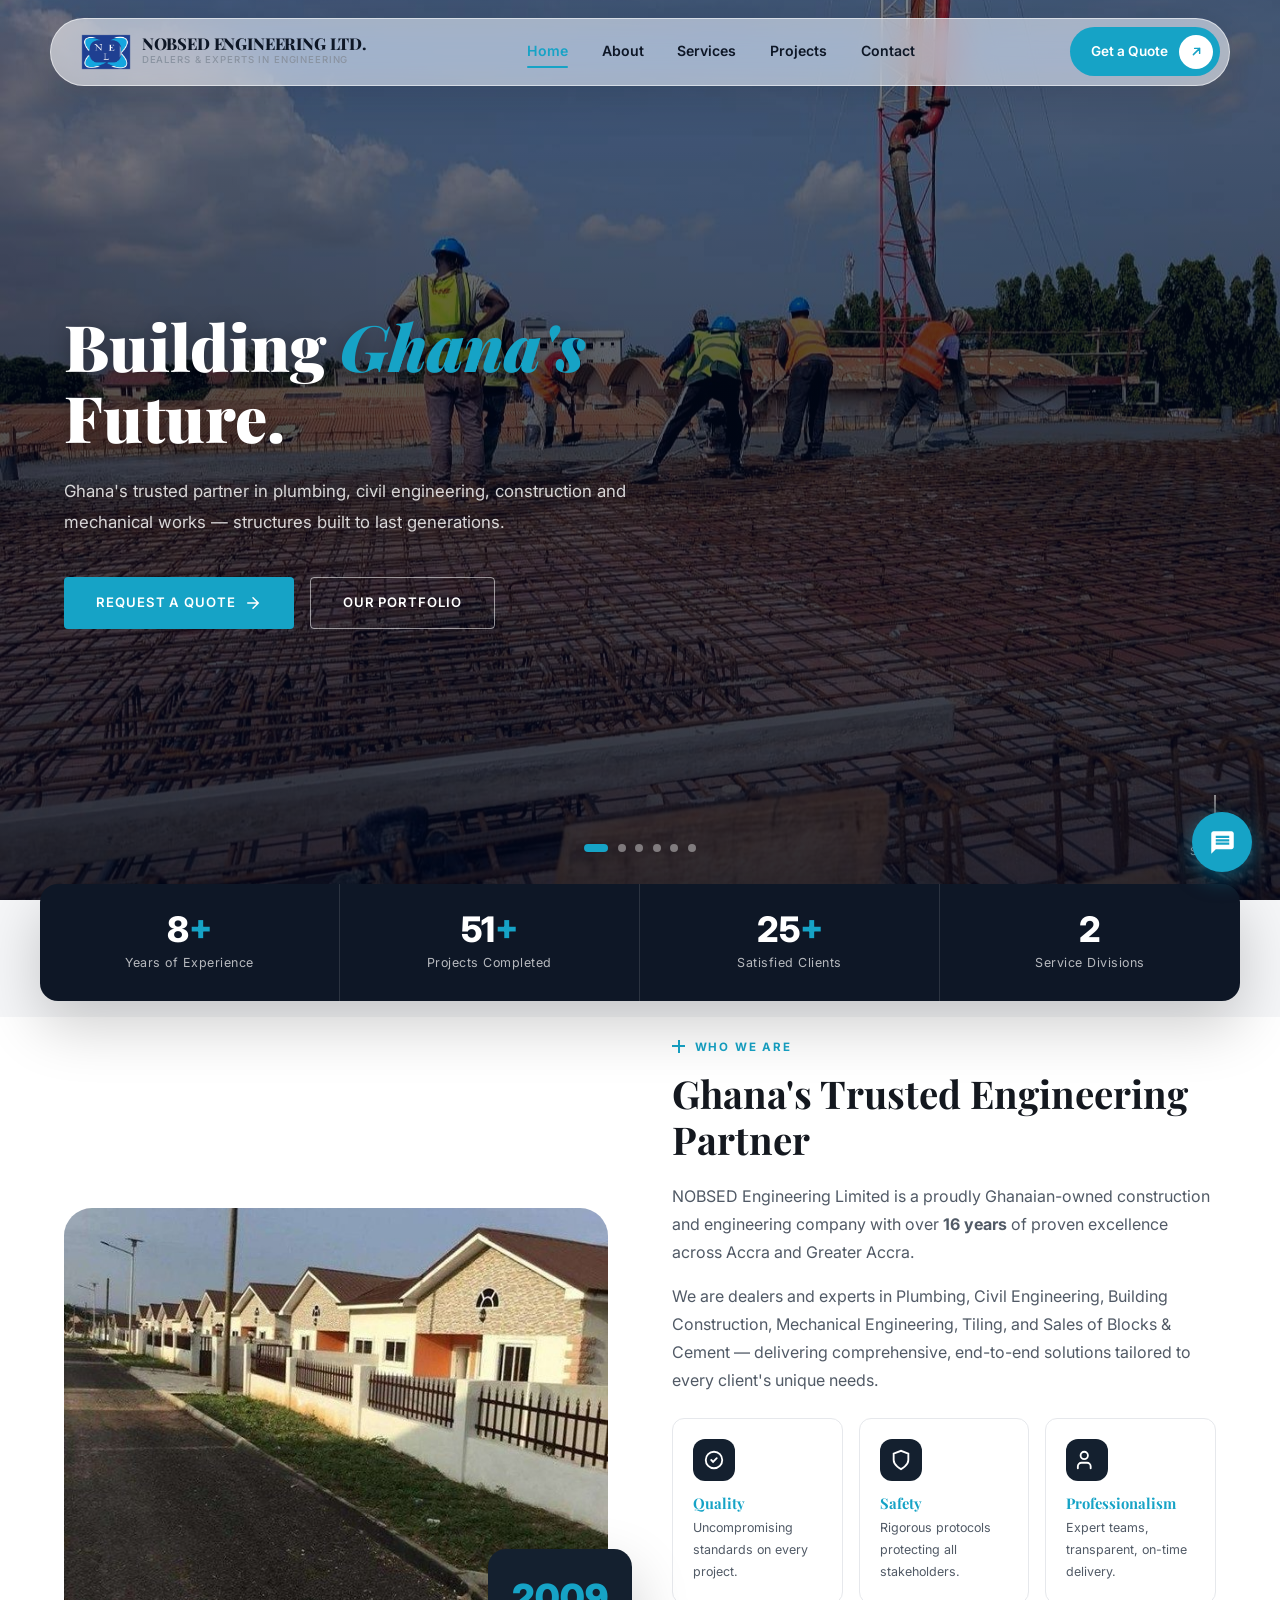
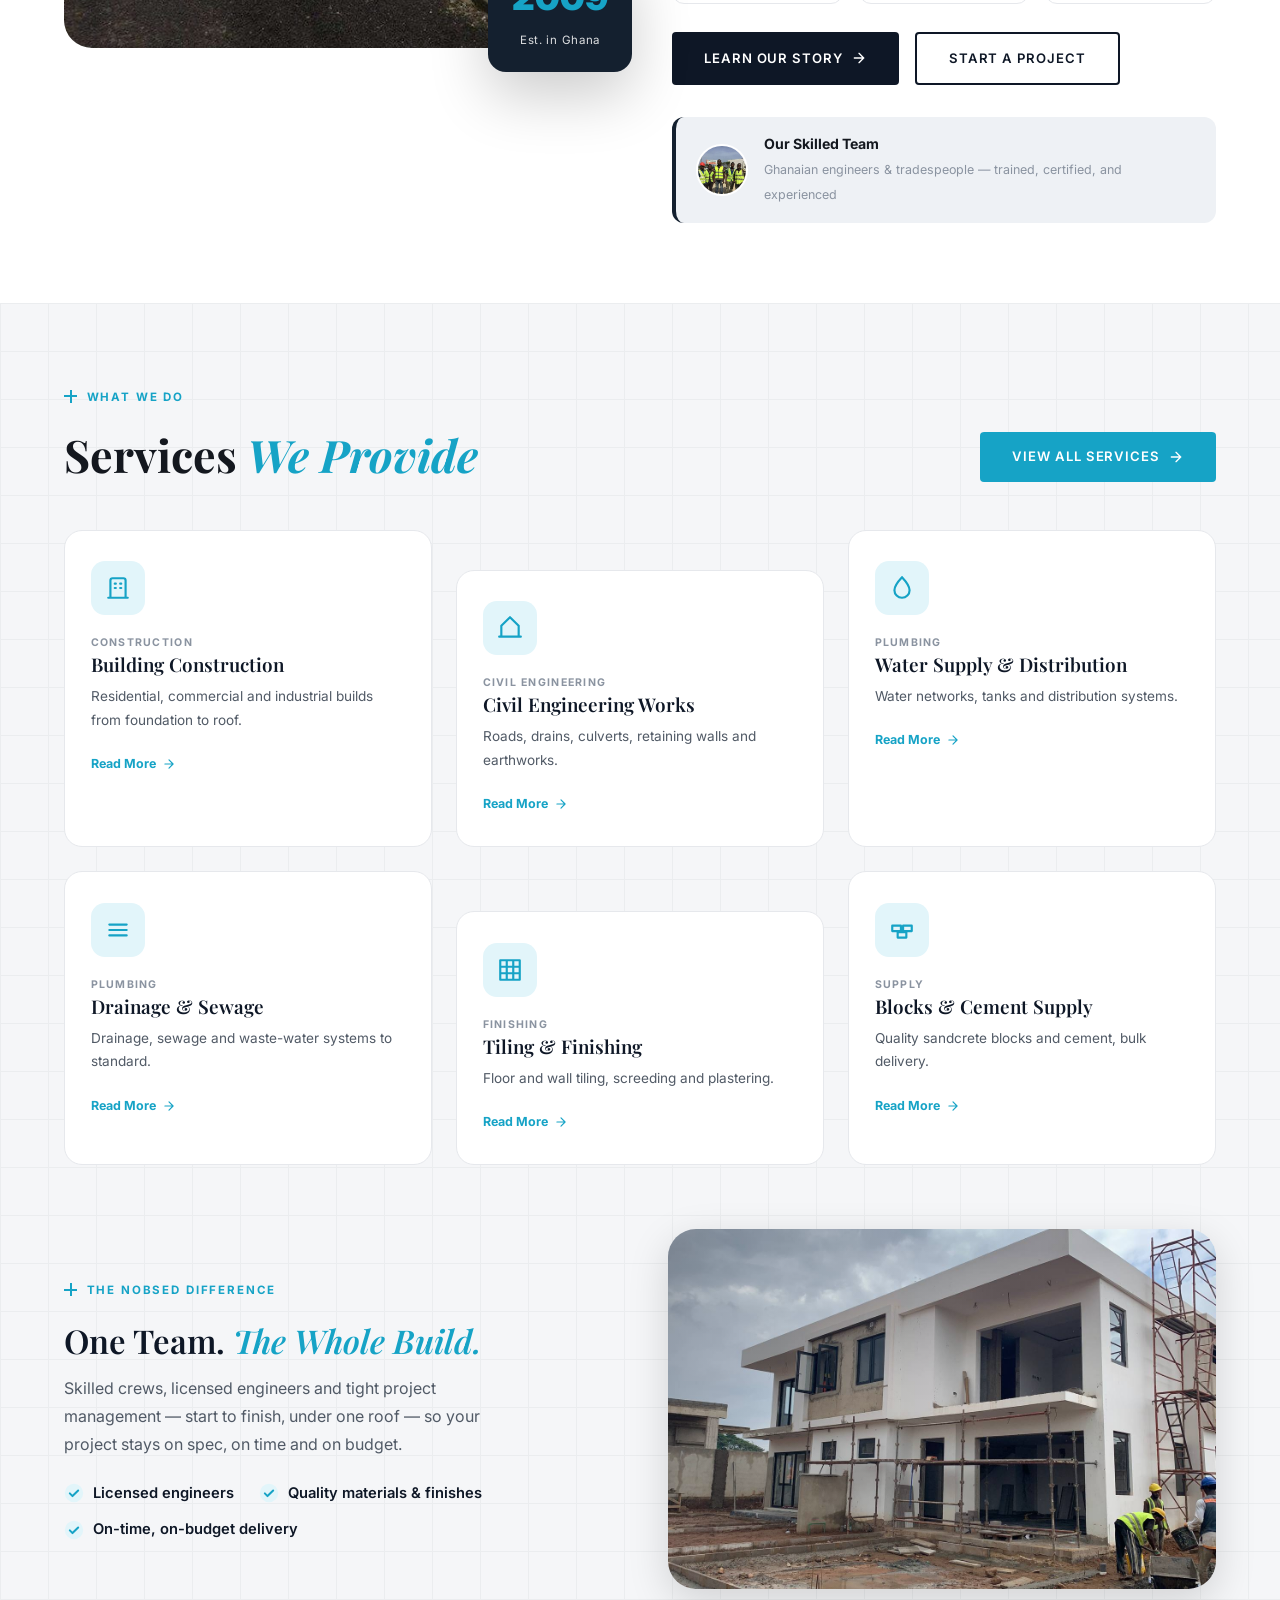
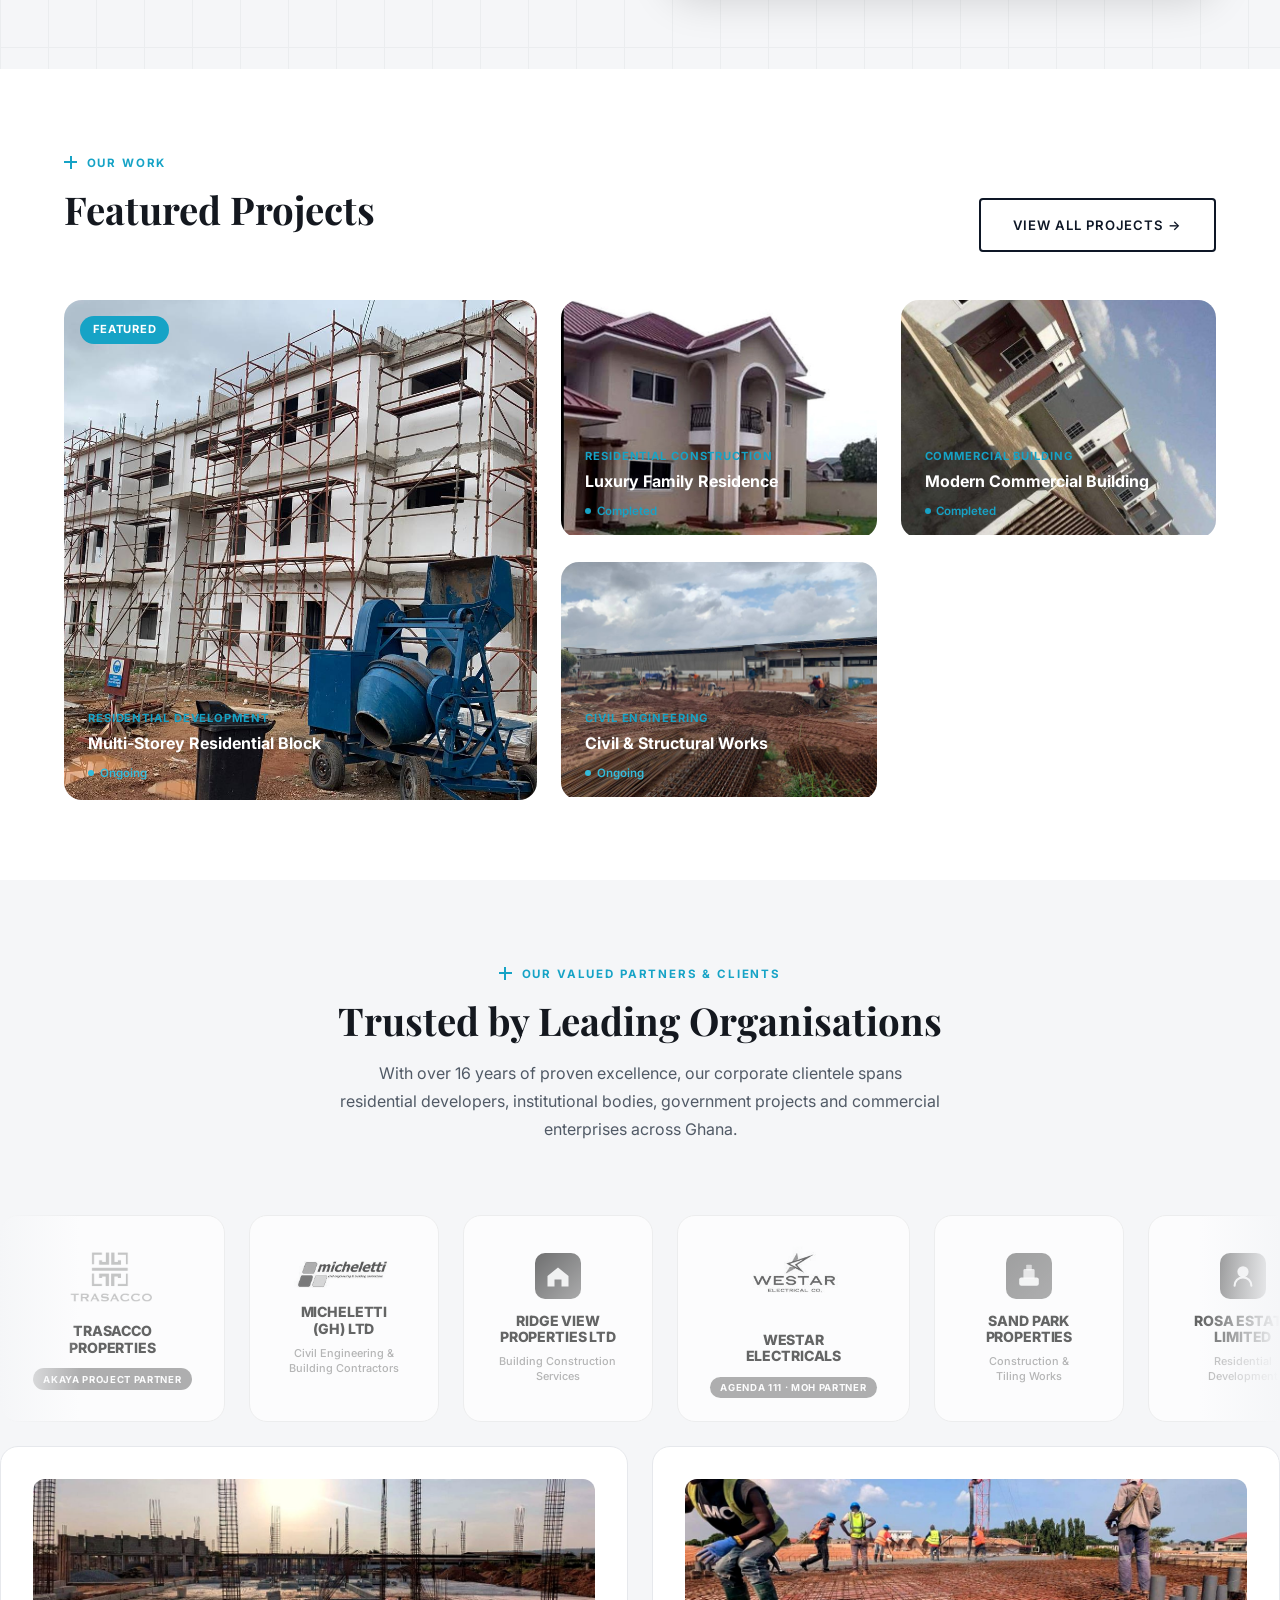
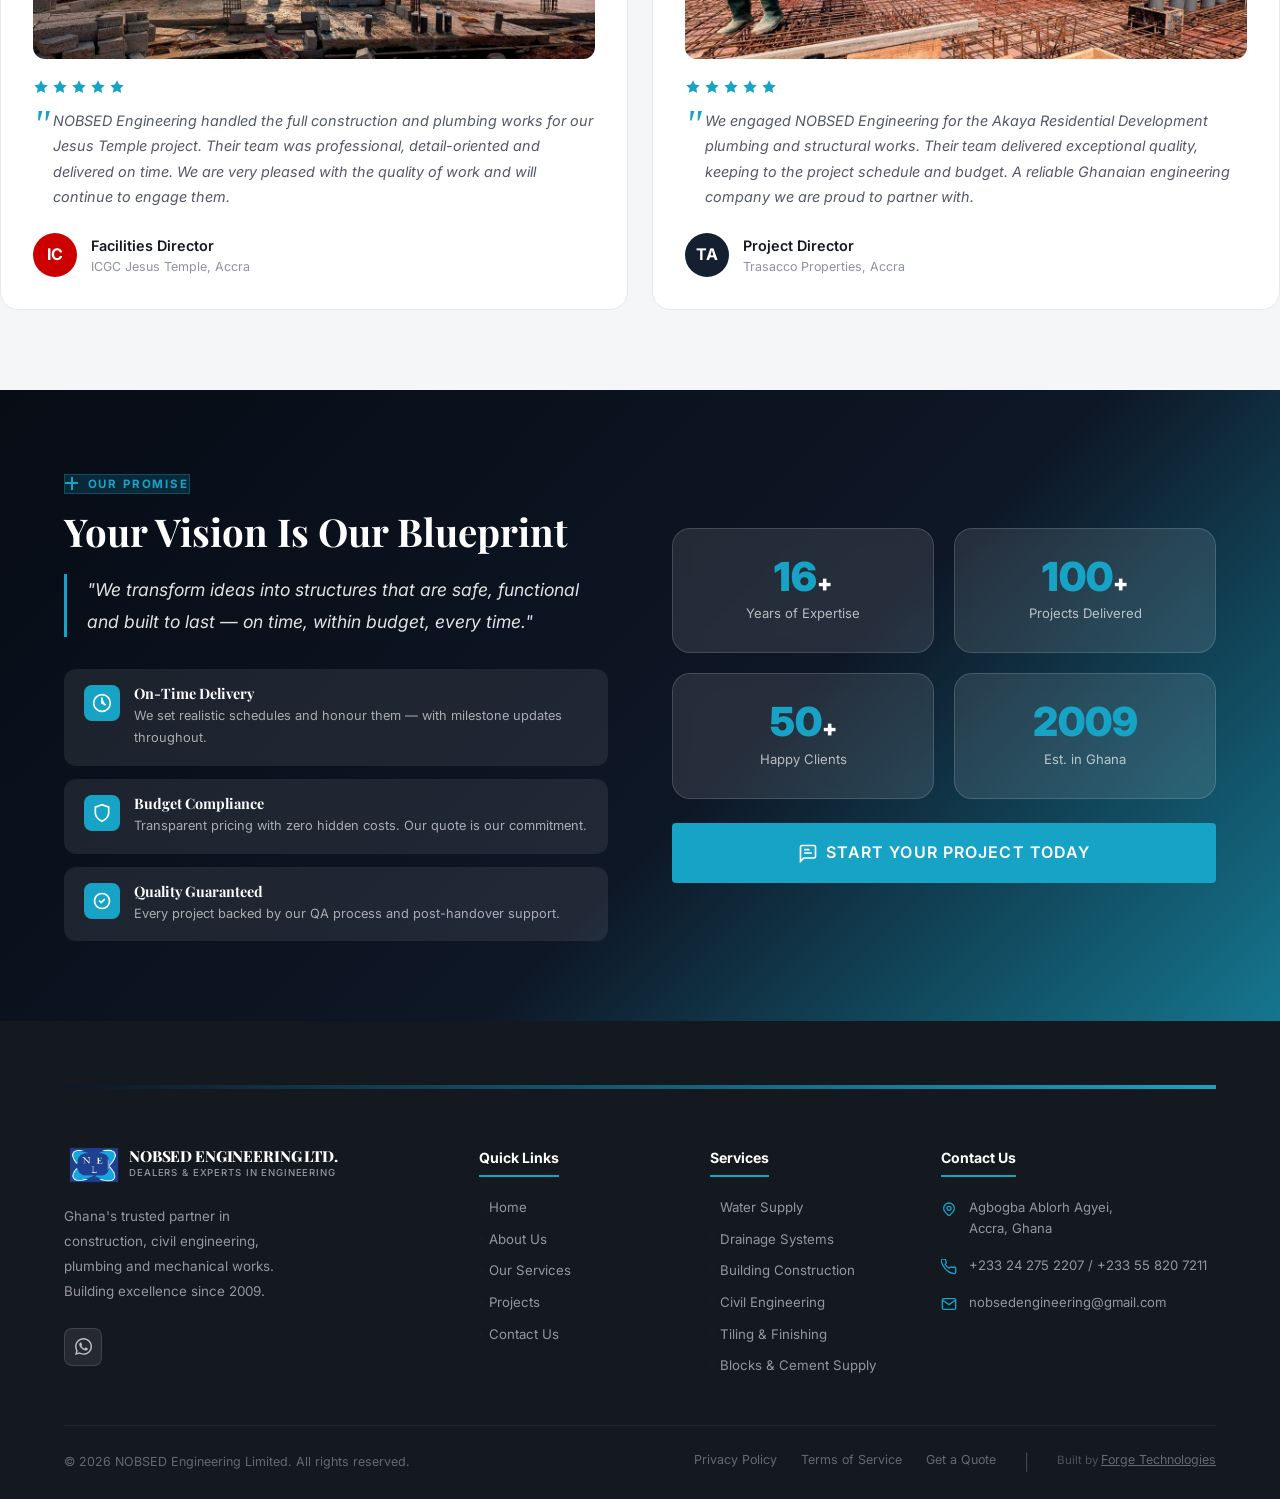
<file: index.html>
<!DOCTYPE html>
<html lang="en">
<head>
<meta charset="UTF-8">
<meta name="viewport" content="width=device-width,initial-scale=1.0">
<title>NOBSED Engineering Limited — Building Excellence Since 2009</title>
<meta name="description" content="Ghana's trusted partner in Plumbing, Civil Engineering, Building Construction and Mechanical works. Based in Accra since 2009.">
<link rel="icon" type="image/png" href="images/Logo.png">
<link rel="stylesheet" href="style.css">
<link rel="canonical" href="https://nobsedengineering.com/">
<style>
/* ══ HOME-SPECIFIC STYLES ══════════════════════════════ */

/* ── HERO SLIDESHOW ── */
#hero { position:relative; height:100vh; min-height:600px; overflow:hidden; }
.slide { position:absolute; inset:0; opacity:0; transition:opacity 1.2s ease; }
.slide.active { opacity:1; }
.slide-bg { position:absolute; inset:0; background-size:cover; background-position:center; animation:kenBurns 8s ease-in-out infinite alternate; }
.slide:nth-child(even) .slide-bg { animation-direction:alternate-reverse; }
@keyframes kenBurns { from{transform:scale(1)} to{transform:scale(1.06) translate(1%,1%)} }
.slide-overlay { position:absolute; inset:0; background:linear-gradient(to bottom, rgba(0,8,28,.52) 0%, rgba(0,8,28,.82) 100%); }

.hero-content { position:relative; z-index:10; height:100%; display:flex; align-items:center; padding-bottom:3.5rem; }
.hero-inner { padding-top:9rem; max-width:750px; }
@media(max-width:768px){ #hero { height:80vh; min-height:500px; } .hero-content { align-items:flex-start; padding-bottom:4rem; } .hero-inner { padding-top:7rem; } }
@media(max-width:480px){ #hero { height:78vh; min-height:460px; } .hero-content { padding-bottom:3rem; } .hero-inner { padding-top:6.5rem; } }


.hero-title { color:#fff; font-size:clamp(2.4rem,6vw,4rem); font-weight:900; line-height:1.1; margin-bottom:1.5rem; text-shadow:0 2px 20px rgba(0,0,0,.3); }
.hero-title em { color:var(--blue); font-style:italic; }
.hero-title span { display:block; }

.hero-sub { color:rgba(255,255,255,.82); font-size:1.05rem; line-height:1.8; margin-bottom:2.5rem; max-width:55ch; }

.hero-btns { display:flex; flex-wrap:wrap; gap:1rem; margin-bottom:3rem; }
@media(max-width:768px){ .hero-title { font-size:clamp(1.9rem,8vw,2.8rem); margin-bottom:1.25rem; } .hero-sub { font-size:.95rem; margin-bottom:2rem; } }

.hero-stats { display:flex; flex-wrap:wrap; gap:2.5rem; padding-top:2rem; border-top:1px solid rgba(255,255,255,.15); }
.hs-num { font-family:'Inter',sans-serif; font-size:2rem; font-weight:800; color:var(--gold); line-height:1; }
.hs-label { font-size:.75rem; color:rgba(255,255,255,.65); letter-spacing:.06em; margin-top:.25rem; text-transform:uppercase; }

/* Slide indicators (centered) */
.slide-dots { position:absolute; bottom:3rem; left:50%; transform:translateX(-50%); z-index:10; display:flex; gap:.6rem; }
@media(max-width:768px){ .slide-dots { bottom:2.5rem; } }
.slide-dot { width:8px; height:8px; border-radius:50%; background:rgba(255,255,255,.4); cursor:pointer; transition:var(--t); border:none; }
.slide-dot.active { background:var(--blue); width:24px; border-radius:4px; }

/* Scroll indicator */
.hero-scroll { position:absolute; bottom:2.5rem; right:2.5rem; z-index:10; display:flex; flex-direction:column; align-items:center; gap:.5rem; color:rgba(255,255,255,.5); font-family:'Inter',sans-serif; font-size:.68rem; letter-spacing:.12em; text-transform:uppercase; }
.hero-scroll-line { width:2px; height:40px; background:linear-gradient(to bottom,rgba(255,255,255,.5),transparent); animation:scrollLine 1.8s ease infinite; }
@keyframes scrollLine { 0%,100%{opacity:.4;transform:scaleY(.8)} 50%{opacity:1;transform:scaleY(1)} }

/* ── ABOUT STRIP ── */
.about-strip { display:grid; grid-template-columns:1fr 1fr; gap:4rem; align-items:center; }
.about-img-wrap { position:relative; }
.about-img-main { width:100%; height:440px; object-fit:cover; border-radius:var(--radius-xl); }
.about-badge { position:absolute; bottom:-1.5rem; right:-1.5rem; background:var(--green); color:#fff; border-radius:var(--radius-lg); padding:1.25rem 1.5rem; text-align:center; box-shadow:var(--shadow-xl); }
.about-badge strong { display:block; font-family:'Inter',sans-serif; font-size:2.25rem; font-weight:900; color:var(--gold); }
.about-badge span { font-size:.72rem; opacity:.85; letter-spacing:.06em; }
.about-team-row { display:flex; align-items:center; gap:1rem; margin-top:2rem; padding:1rem 1.25rem; background:var(--green-light); border-radius:var(--radius); border-left:4px solid var(--green); }
.about-team-img { width:52px; height:52px; border-radius:50%; object-fit:cover; object-position:top; border:2px solid var(--white); }
.about-team-text strong { display:block; font-family:'Inter',sans-serif; font-size:.88rem; font-weight:700; color:var(--charcoal); }
.about-team-text span { font-size:.78rem; color:var(--muted); }

/* ── PILLARS ── */
.pillars-row { display:grid; grid-template-columns:repeat(3,1fr); gap:1rem; margin:2rem 0 1.75rem; }
.pillar-card { background:var(--white); border:1px solid var(--border); border-radius:var(--radius); padding:1.25rem; transition:var(--t); }
.pillar-card:hover { border-color:var(--blue); box-shadow:var(--shadow); }
.pillar-icon { width:42px; height:42px; background:var(--green); border-radius:var(--radius); display:flex; align-items:center; justify-content:center; margin-bottom:.85rem; }
.pillar-icon svg { width:22px; height:22px; fill:#fff; }
.pillar-card h4 { font-size:.92rem; color:var(--blue); margin-bottom:.3rem; }
.pillar-card p { font-size:.8rem; max-width:none; }

/* ── SERVICES "WE PROVIDE" (staggered cards + machine) ── */
.svc-provide { position:relative; overflow:hidden; }
.svc-provide .container { position:relative; z-index:2; }
.svc-bg-grid { position:absolute; inset:0; z-index:0;
  background-image:linear-gradient(var(--navy) 1px,transparent 1px),linear-gradient(90deg,var(--navy) 1px,transparent 1px);
  background-size:48px 48px; opacity:.035; }
.svc-provide-head { display:flex; align-items:flex-end; justify-content:space-between; gap:2rem; margin-bottom:3rem; flex-wrap:wrap; }
.svc-provide-head h2 { font-size:clamp(1.9rem,4vw,2.8rem); margin-top:.5rem; }

.svc-stagger { display:grid; grid-template-columns:repeat(3,1fr); gap:1.5rem; }
.sp-card { position:relative; background:#fff; border:1px solid var(--border); border-radius:var(--radius-lg); padding:1.9rem 1.6rem; transition:var(--t-slow); overflow:hidden; display:block; }
.sp-card::before { content:''; position:absolute; top:0; left:0; right:0; height:3px; background:var(--blue); transform:scaleX(0); transform-origin:left; transition:var(--t-slow); }
.sp-card:hover { transform:translateY(-8px); box-shadow:var(--shadow-lg); border-color:transparent; }
.sp-card:hover::before { transform:scaleX(1); }
.svc-stagger .sp-card:nth-child(3n+2){ margin-top:2.5rem; }
.sp-ic { width:54px; height:54px; border-radius:14px; background:var(--blue-light); display:flex; align-items:center; justify-content:center; margin-bottom:1.25rem; transition:var(--t-slow); }
.sp-ic svg { width:26px; height:26px; stroke:var(--blue); fill:none; stroke-width:2; transition:var(--t-slow); }
.sp-card:hover .sp-ic { background:var(--blue); }
.sp-card:hover .sp-ic svg { stroke:#fff; }
.sp-cat { font-size:.66rem; font-weight:700; letter-spacing:.12em; text-transform:uppercase; color:var(--muted); }
.sp-card h4 { font-family:'Playfair Display',serif; font-weight:600; font-size:1.18rem; color:var(--navy); margin:.15rem 0 .5rem; }
.sp-card p { font-size:.85rem; color:var(--mid); margin:0 0 1.1rem; max-width:none; }
.sp-more { display:inline-flex; align-items:center; gap:.4rem; font-family:'Inter',sans-serif; font-size:.78rem; font-weight:700; color:var(--blue); transition:var(--t); }
.sp-card:hover .sp-more { gap:.7rem; }
.sp-more svg { width:14px; height:14px; stroke:var(--blue); fill:none; stroke-width:2; }

/* Closing band: differentiators + crew photo */
.svc-need { margin-top:4rem; display:grid; grid-template-columns:1fr 1fr; gap:3.5rem; align-items:center; }
.svc-edge-text h3 { font-family:'Playfair Display',serif; font-size:clamp(1.5rem,3vw,2.05rem); color:var(--navy); margin:.5rem 0 .8rem; }
.svc-edge-text p { color:var(--mid); max-width:46ch; margin-bottom:1.5rem; }
.svc-points { display:flex; flex-wrap:wrap; gap:.8rem 1.6rem; }
.svc-points li { display:flex; align-items:center; gap:.55rem; font-family:'Inter',sans-serif; font-size:.92rem; font-weight:600; color:var(--navy); }
.svc-points li svg { width:20px; height:20px; flex-shrink:0; }
.svc-edge-img { position:relative; border-radius:var(--radius-xl); overflow:hidden; box-shadow:var(--shadow-lg); }
.svc-edge-img img { width:100%; height:360px; object-fit:cover; display:block; }
.svc-edge-img::after { content:''; position:absolute; inset:0; background:linear-gradient(120deg,rgba(14,23,38,.25),transparent 55%); }

@media(max-width:860px){
  .svc-stagger { grid-template-columns:1fr 1fr; }
  .svc-stagger .sp-card:nth-child(3n+2){ margin-top:0; }
  .svc-need { grid-template-columns:1fr; gap:2rem; }
  .svc-edge-img img { height:280px; }
}
@media(max-width:560px){ .svc-stagger { grid-template-columns:1fr; } }

/* ── FEATURED PROJECTS ── */
.projects-grid { display:grid; grid-template-columns:1.5fr 1fr 1fr; gap:1.5rem; }
.proj-featured { grid-row:1/3; }
.proj-card { position:relative; border-radius:var(--radius-lg); overflow:hidden; cursor:pointer; }
.proj-card img { width:100%; height:100%; object-fit:cover; transition:transform .5s ease; }
.proj-featured img { height:500px; }
.proj-card:not(.proj-featured) img { height:235px; }
.proj-card:hover img { transform:scale(1.05); }
.proj-overlay { position:absolute; inset:0; background:linear-gradient(to top,rgba(0,0,0,.88) 0%,transparent 55%); opacity:0; transition:var(--t-slow); }
.proj-card:hover .proj-overlay { opacity:1; }
.proj-info { position:absolute; bottom:0; left:0; right:0; padding:1.5rem; transform:translateY(8px); transition:var(--t-slow); }
.proj-card:hover .proj-info { transform:none; }
.proj-cat { font-family:'Inter',sans-serif; font-size:.7rem; font-weight:700; color:var(--gold); letter-spacing:.08em; text-transform:uppercase; margin-bottom:.35rem; }
.proj-info h4 { font-size:1rem; color:#fff; font-family:'Inter',sans-serif; margin-bottom:.35rem; }
.proj-status { display:inline-flex; align-items:center; gap:.35rem; font-size:.72rem; font-family:'Inter',sans-serif; font-weight:600; }
.proj-status.done { color:#16a3c6; }
.proj-status.ongoing { color:var(--blue-mid); }
.proj-status-dot { width:6px; height:6px; border-radius:50%; background:currentColor; }

.proj-label { position:absolute; top:1rem; left:1rem; background:var(--gold); color:#fff; font-family:'Inter',sans-serif; font-size:.7rem; font-weight:700; letter-spacing:.06em; text-transform:uppercase; padding:.3rem .8rem; border-radius:100px; }

/* ── CLIENTS ── */
.clients-logos { display:flex; flex-wrap:wrap; gap:1.25rem; justify-content:center; margin-bottom:3.5rem; }
.client-card { background:#fff; border:1px solid var(--border); border-radius:var(--radius); padding:1rem 1.75rem; display:flex; align-items:center; justify-content:center; min-width:130px; transition:var(--t); }
.client-card:hover { border-color:var(--blue); box-shadow:var(--shadow); transform:translateY(-2px); }
.client-logo-text { font-family:'Inter',sans-serif; font-size:.82rem; font-weight:700; color:var(--mid); text-align:center; line-height:1.3; }

/* Testimonials */
.testimonials-grid { display:grid; grid-template-columns:1fr 1fr; gap:1.5rem; }
.testi-card { background:#fff; border:1px solid var(--border); border-radius:var(--radius-lg); padding:2rem; transition:var(--t-slow); }
.testi-card:hover { box-shadow:var(--shadow-lg); border-color:var(--blue); }
.testi-img { width:100%; height:180px; object-fit:cover; border-radius:var(--radius); margin-bottom:1.25rem; }
.testi-stars { display:flex; gap:3px; margin-bottom:.85rem; }
.testi-stars svg { width:16px; height:16px; fill:var(--gold); }
.testi-quote { font-size:.9rem; font-style:italic; color:var(--mid); line-height:1.75; margin-bottom:1.5rem; position:relative; padding-left:1.25rem; }
.testi-quote::before { content:'"'; position:absolute; left:0; top:-.25rem; font-size:2.5rem; font-family:Georgia,serif; color:var(--blue); line-height:1; }
.testi-author { display:flex; align-items:center; gap:.85rem; }
.testi-avatar { width:44px; height:44px; border-radius:50%; background:var(--green); display:flex; align-items:center; justify-content:center; font-family:'Inter',sans-serif; font-size:1rem; font-weight:700; color:#fff; flex-shrink:0; }
.testi-name { font-family:'Inter',sans-serif; font-size:.9rem; font-weight:600; color:var(--charcoal); }
.testi-role { font-size:.78rem; color:var(--muted); }

/* ── PROMISE / CTA BAND ── */
.promise-band { background:linear-gradient(135deg, var(--navy-dark) 0%, var(--navy) 58%, #15768f 100%); padding:5rem 0; }
.promise-grid { display:grid; grid-template-columns:1fr 1fr; gap:4rem; align-items:center; }
.promise-text .tag { background:rgba(22,163,198,.18); color:var(--gold); border:1px solid rgba(22,163,198,.3); }
.promise-text h2 { color:#fff; margin-bottom:1.25rem; }
.promise-blockquote { font-size:1.1rem; color:rgba(255,255,255,.88); font-style:italic; border-left:3px solid var(--gold); padding-left:1.25rem; line-height:1.8; margin-bottom:2rem; max-width:none; }
.trust-items { display:flex; flex-direction:column; gap:.85rem; }
.trust-item { display:flex; align-items:flex-start; gap:.85rem; background:rgba(255,255,255,.08); border-radius:var(--radius); padding:1rem 1.25rem; transition:var(--t); }
.trust-item:hover { background:rgba(255,255,255,.14); }
.trust-icon { width:36px; height:36px; background:var(--gold); border-radius:8px; display:flex; align-items:center; justify-content:center; flex-shrink:0; }
.trust-icon svg { width:20px; height:20px; fill:#fff; }
.trust-item h4 { font-size:.9rem; color:#fff; margin-bottom:.15rem; }
.trust-item p { font-size:.8rem; color:rgba(255,255,255,.62); max-width:none; }
.promise-metrics { display:grid; grid-template-columns:1fr 1fr; gap:1.25rem; }
.pm-card { background:rgba(255,255,255,.1); -webkit-backdrop-filter:blur(8px); backdrop-filter:blur(8px); border:1px solid rgba(255,255,255,.15); border-radius:var(--radius-lg); padding:1.75rem; text-align:center; transition:var(--t); }
.pm-card:hover { background:rgba(255,255,255,.18); transform:translateY(-2px); }
.pm-num { font-family:'Inter',sans-serif; font-size:2.5rem; font-weight:900; color:var(--gold); line-height:1; }
.pm-label { font-size:.82rem; color:rgba(255,255,255,.68); margin-top:.4rem; }

/* ── RESPONSIVE ── */
@media(max-width:1024px) {
  .about-strip, .promise-grid { grid-template-columns:1fr; gap:2.5rem; }
  .projects-grid { grid-template-columns:1fr 1fr; }
  .proj-featured { grid-row:auto; }
  .proj-featured img { height:280px; }
  .testimonials-grid { grid-template-columns:1fr; }
  .about-badge { right:1rem; }
}
@media(max-width:768px) {
  .pillars-row { grid-template-columns:1fr; }
  .hero-stats { gap:1.5rem; }
  .hero-btns { flex-direction:column; align-items:flex-start; }
  .projects-grid { grid-template-columns:1fr; }
  .promise-metrics { grid-template-columns:1fr 1fr; }
  .about-img-main { height:300px; }
  .hero-scroll { display:none; }
}
</style>
  <!-- Open Graph / Social Share -->
  <meta property="og:type" content="website">
  <meta property="og:site_name" content="NOBSED Engineering Ltd">
  <meta property="og:url" content="https://nobsedengineering.com/">
  <meta property="og:title" content="NOBSED Engineering Ltd — Building Excellence Since 2009">
  <meta property="og:description" content="Ghana's trusted partner in Plumbing, Civil Engineering, Building Construction and Mechanical works. Based in Accra since 2009.">
  <meta property="og:image" content="https://nobsedengineering.com/images/og-preview.jpg">
  <meta property="og:image:width" content="1200">
  <meta property="og:image:height" content="630">
  <meta property="og:locale" content="en_GH">
  <!-- Twitter / WhatsApp card -->
  <meta name="twitter:card" content="summary_large_image">
  <meta name="twitter:title" content="NOBSED Engineering Ltd — Building Excellence Since 2009">
  <meta name="twitter:description" content="Ghana's trusted partner in Plumbing, Civil Engineering, Building Construction and Mechanical works. Based in Accra since 2009.">
  <meta name="twitter:image" content="https://nobsedengineering.com/images/og-preview.jpg">
  <!-- Structured data: Local Business / General Contractor -->
  <script type="application/ld+json">
  {
    "@context": "https://schema.org",
    "@type": "GeneralContractor",
    "name": "NOBSED Engineering Limited",
    "alternateName": "NOBSED Engineering Ltd",
    "description": "Ghanaian-owned construction and engineering firm in Accra since 2009 — plumbing, civil engineering, building construction, tiling and blocks & cement supply.",
    "url": "https://nobsedengineering.com/",
    "logo": "https://nobsedengineering.com/images/Logo.png",
    "image": "https://nobsedengineering.com/images/og-preview.jpg",
    "telephone": "+233242752207",
    "email": "nobsedengineering@gmail.com",
    "foundingDate": "2009",
    "priceRange": "$$",
    "address": {
      "@type": "PostalAddress",
      "streetAddress": "Agbogba Ablorh Agyei",
      "addressLocality": "Accra",
      "addressRegion": "Greater Accra",
      "addressCountry": "GH"
    },
    "geo": { "@type": "GeoCoordinates", "latitude": 5.6837, "longitude": -0.1870 },
    "areaServed": { "@type": "Place", "name": "Accra and Greater Ghana" },
    "openingHoursSpecification": [{
      "@type": "OpeningHoursSpecification",
      "dayOfWeek": ["Monday","Tuesday","Wednesday","Thursday","Friday","Saturday"],
      "opens": "08:00", "closes": "17:00"
    }],
    "sameAs": ["https://wa.me/233242752207"],
    "makesOffer": [
      { "@type": "Offer", "itemOffered": { "@type": "Service", "name": "Plumbing & Water Systems" } },
      { "@type": "Offer", "itemOffered": { "@type": "Service", "name": "Drainage & Sewage Systems" } },
      { "@type": "Offer", "itemOffered": { "@type": "Service", "name": "Building Construction" } },
      { "@type": "Offer", "itemOffered": { "@type": "Service", "name": "Civil Engineering Works" } },
      { "@type": "Offer", "itemOffered": { "@type": "Service", "name": "Tiling & Finishing" } },
      { "@type": "Offer", "itemOffered": { "@type": "Service", "name": "Blocks & Cement Supply" } }
    ]
  }
  </script>
</head>
<body>

<!-- ════════════ NAVBAR ════════════ -->
<nav id="navbar">
  <div class="nav-inner">
    <a href="/" class="nav-logo">
      <img src="images/Logo.png" alt="NOBSED Engineering Logo" class="nav-logo-img">
      <div class="nav-logo-text">
        <span class="nav-logo-name">NOBSED ENGINEERING LTD.</span>
        <span class="nav-logo-sub">Dealers &amp; Experts in Engineering</span>
      </div>
    </a>
    <div class="nav-links">
      <a href="/" class="nav-link active">Home</a>
      <a href="about" class="nav-link">About</a>
      <a href="services" class="nav-link">Services</a>
      <a href="portfolio" class="nav-link">Projects</a>
      <a href="contact" class="nav-link">Contact</a>
    </div>
    <a href="contact" class="nav-cta">Get a Quote<span class="cta-ico"><svg viewBox="0 0 24 24"><path d="M7 17L17 7M9 7h8v8" stroke-linecap="round" stroke-linejoin="round"/></svg></span></a>
    <div class="hamburger" id="hamburger">
      <span></span><span></span><span></span>
    </div>
  </div>
</nav>

<!-- Mobile nav -->
<div class="mobile-nav" id="mobileNav">
  <div class="mobile-nav-logo">
    <img src="images/Logo.png" alt="NEL Logo">
    <span>NOBSED Engineering</span>
  </div>
  <span class="mobile-nav-close" id="mobileClose">&times;</span>
  <a href="/">Home</a>
  <a href="about">About Us</a>
  <a href="services">Services</a>
  <a href="portfolio">Projects</a>
  <a href="contact">Contact</a>
  <a href="contact" class="btn btn-gold" style="margin-top:1rem">Get a Free Quote</a>
</div>

<!-- ════════════ HERO SLIDESHOW ════════════ -->
<section id="hero">
  <!-- Slides -->
  <div class="slide active" data-label="Residential Estate Development" data-cat="Construction">
    <div class="slide-bg" style="background-image:url('images/hero-1.jpg')"></div>
    <div class="slide-overlay"></div>
  </div>
  <div class="slide" data-label="Multi-Storey Commercial Building" data-cat="Civil Engineering">
    <div class="slide-bg" style="background-image:url('images/hero-2.jpg')"></div>
    <div class="slide-overlay"></div>
  </div>
  <div class="slide" data-label="Modern Residential Complex" data-cat="Construction">
    <div class="slide-bg" style="background-image:url('images/hero-3.jpg')"></div>
    <div class="slide-overlay"></div>
  </div>
  <div class="slide" data-label="Commercial &amp; Retail Development" data-cat="Building Construction">
    <div class="slide-bg" style="background-image:url('images/hero-4.jpg')"></div>
    <div class="slide-overlay"></div>
  </div>
  <div class="slide" data-label="High-Rise Office Block" data-cat="Civil Engineering">
    <div class="slide-bg" style="background-image:url('images/hero-2.jpg')"></div>
    <div class="slide-overlay"></div>
  </div>

  <!-- Content -->
  <div class="hero-content container">
    <div class="hero-inner">
      <h1 class="hero-title">
        <span>Building <em>Ghana&#39;s</em></span>
        <span>Future.</span>
      </h1>
      <p class="hero-sub">Ghana&#39;s trusted partner in plumbing, civil engineering, construction and mechanical works &mdash; structures built to last generations.</p>
      <div class="hero-btns">
        <a href="contact" class="btn btn-teal">Request a Quote
          <svg width="18" height="18" viewBox="0 0 24 24" fill="none"><path d="M5 12h14M12 5l7 7-7 7" stroke="#fff" stroke-width="2" stroke-linecap="round"/></svg>
        </a>
        <a href="portfolio" class="btn btn-white-outline">Our Portfolio</a>
      </div>
    </div>
  </div>

  <div class="slide" data-label="Large Scale Civil Works" data-cat="Civil Engineering">
    <div class="slide-bg" style="background-image:url('images/hero-5.jpg')"></div>
    <div class="slide-overlay"></div>
  </div>

  <!-- Dots -->
  <div class="slide-dots" id="slideDots"></div>

  <!-- Scroll hint -->
  <div class="hero-scroll">
    <div class="hero-scroll-line"></div>
    SCROLL
  </div>
</section>

<!-- ════════════ STATS BAR ════════════ -->
<div class="stats-bar-wrap" style="background:var(--bg); padding:0 1.5rem;">
  <div style="max-width:1200px;margin:0 auto;transform:translateY(-1rem);">
    <div class="stats-bar reveal">
      <div class="stat-item">
        <div class="stat-num"><span class="counter" data-target="16">0</span><span class="stat-plus">+</span></div>
        <div class="stat-label">Years of Experience</div>
      </div>
      <div class="stat-item">
        <div class="stat-num"><span class="counter" data-target="100">0</span><span class="stat-plus">+</span></div>
        <div class="stat-label">Projects Completed</div>
      </div>
      <div class="stat-item">
        <div class="stat-num"><span class="counter" data-target="50">0</span><span class="stat-plus">+</span></div>
        <div class="stat-label">Satisfied Clients</div>
      </div>
      <div class="stat-item">
        <div class="stat-num"><span class="counter" data-target="5">0</span></div>
        <div class="stat-label">Service Divisions</div>
      </div>
    </div>
  </div>
</div>

<!-- ════════════ ABOUT STRIP ════════════ -->
<section class="section" style="padding-top:1rem">
  <div class="container">
    <div class="about-strip">
      <div class="about-img-wrap reveal left">
        <img src="images/projects/Picture10.jpg" alt="Completed residential estate by NOBSED Engineering" class="about-img-main" loading="lazy">
        <div class="about-badge">
          <strong>2009</strong>
          <span>Est. in Ghana</span>
        </div>
      </div>
      <div class="reveal right">
        <div class="tag">Who We Are</div>
        <h2>Ghana's Trusted Engineering Partner</h2>
        <div class="divider"></div>
        <p>NOBSED Engineering Limited is a proudly Ghanaian-owned construction and engineering company with over <strong>16 years</strong> of proven excellence across Accra and Greater Accra.</p>
        <p style="margin-top:1rem">We are dealers and experts in Plumbing, Civil Engineering, Building Construction, Mechanical Engineering, Tiling, and Sales of Blocks &amp; Cement — delivering comprehensive, end-to-end solutions tailored to every client's unique needs.</p>

        <div class="pillars-row" style="margin-top:1.5rem">
          <div class="pillar-card">
            <div class="pillar-icon">
              <svg viewBox="0 0 24 24"><path d="M9 12l2 2 4-4M21 12a9 9 0 11-18 0 9 9 0 0118 0z" fill="none" stroke="#fff" stroke-width="2" stroke-linecap="round"/></svg>
            </div>
            <h4>Quality</h4>
            <p style="font-size:.78rem;max-width:none">Uncompromising standards on every project.</p>
          </div>
          <div class="pillar-card">
            <div class="pillar-icon">
              <svg viewBox="0 0 24 24"><path d="M12 22s8-4 8-10V5l-8-3-8 3v7c0 6 8 10 8 10z" fill="none" stroke="#fff" stroke-width="2" stroke-linecap="round"/></svg>
            </div>
            <h4>Safety</h4>
            <p style="font-size:.78rem;max-width:none">Rigorous protocols protecting all stakeholders.</p>
          </div>
          <div class="pillar-card">
            <div class="pillar-icon">
              <svg viewBox="0 0 24 24"><path d="M16 21v-2a4 4 0 00-4-4H6a4 4 0 00-4 4v2M9 11a4 4 0 100-8 4 4 0 000 8z" fill="none" stroke="#fff" stroke-width="2" stroke-linecap="round"/></svg>
            </div>
            <h4>Professionalism</h4>
            <p style="font-size:.78rem;max-width:none">Expert teams, transparent, on-time delivery.</p>
          </div>
        </div>

        <div style="display:flex;gap:1rem;flex-wrap:wrap;margin-top:.5rem">
          <a href="about" class="btn btn-primary">Learn Our Story
            <svg width="16" height="16" viewBox="0 0 24 24" fill="none"><path d="M5 12h14M12 5l7 7-7 7" stroke="#fff" stroke-width="2" stroke-linecap="round"/></svg>
          </a>
          <a href="contact" class="btn btn-outline">Start a Project</a>
        </div>

        <div class="about-team-row">
          <img src="images/projects/Picture11.jpg" alt="NOBSED Engineering team" class="about-team-img">
          <div class="about-team-text">
            <strong>Our Skilled Team</strong>
            <span>Ghanaian engineers &amp; tradespeople — trained, certified, and experienced</span>
          </div>
        </div>
      </div>
    </div>
  </div>
</section>

<!-- ════════════ SERVICES OVERVIEW ════════════ -->
<section class="section section-alt svc-provide">
  <div class="svc-bg-grid"></div>
  <div class="container">
    <div class="svc-provide-head reveal">
      <div>
        <div class="tag">What We Do</div>
        <h2>Services <em>We Provide</em></h2>
      </div>
      <a href="services" class="btn btn-teal">View All Services
        <svg width="16" height="16" viewBox="0 0 24 24" fill="none"><path d="M5 12h14M12 5l7 7-7 7" stroke="#fff" stroke-width="2" stroke-linecap="round"/></svg>
      </a>
    </div>

    <div class="svc-stagger">
      <a class="sp-card reveal" href="services">
        <div class="sp-ic"><svg viewBox="0 0 24 24"><path d="M3 21h18M5 21V5a2 2 0 012-2h10a2 2 0 012 2v16M9 8h1m4 0h1M9 12h1m4 0h1" stroke-linecap="round"/></svg></div>
        <div class="sp-cat">Construction</div>
        <h4>Building Construction</h4>
        <p>Residential, commercial and industrial builds from foundation to roof.</p>
        <span class="sp-more">Read More <svg viewBox="0 0 24 24"><path d="M5 12h14M12 5l7 7-7 7" stroke-linecap="round" stroke-linejoin="round"/></svg></span>
      </a>
      <a class="sp-card reveal" href="services">
        <div class="sp-ic"><svg viewBox="0 0 24 24"><path d="M2 20h20M4 20V10l8-8 8 8v10" stroke-linecap="round" stroke-linejoin="round"/></svg></div>
        <div class="sp-cat">Civil Engineering</div>
        <h4>Civil Engineering Works</h4>
        <p>Roads, drains, culverts, retaining walls and earthworks.</p>
        <span class="sp-more">Read More <svg viewBox="0 0 24 24"><path d="M5 12h14M12 5l7 7-7 7" stroke-linecap="round" stroke-linejoin="round"/></svg></span>
      </a>
      <a class="sp-card reveal" href="services">
        <div class="sp-ic"><svg viewBox="0 0 24 24"><path d="M12 2s7 7.5 7 12a7 7 0 11-14 0c0-4.5 7-12 7-12z" stroke-linecap="round" stroke-linejoin="round"/></svg></div>
        <div class="sp-cat">Plumbing</div>
        <h4>Water Supply &amp; Distribution</h4>
        <p>Water networks, tanks and distribution systems.</p>
        <span class="sp-more">Read More <svg viewBox="0 0 24 24"><path d="M5 12h14M12 5l7 7-7 7" stroke-linecap="round" stroke-linejoin="round"/></svg></span>
      </a>
      <a class="sp-card reveal" href="services">
        <div class="sp-ic"><svg viewBox="0 0 24 24"><path d="M4 7h16M4 12h16M4 17h16" stroke-linecap="round"/></svg></div>
        <div class="sp-cat">Plumbing</div>
        <h4>Drainage &amp; Sewage</h4>
        <p>Drainage, sewage and waste-water systems to standard.</p>
        <span class="sp-more">Read More <svg viewBox="0 0 24 24"><path d="M5 12h14M12 5l7 7-7 7" stroke-linecap="round" stroke-linejoin="round"/></svg></span>
      </a>
      <a class="sp-card reveal" href="services">
        <div class="sp-ic"><svg viewBox="0 0 24 24"><path d="M3 3h18v18H3zM3 9h18M3 15h18M9 3v18M15 3v18" stroke-linejoin="round"/></svg></div>
        <div class="sp-cat">Finishing</div>
        <h4>Tiling &amp; Finishing</h4>
        <p>Floor and wall tiling, screeding and plastering.</p>
        <span class="sp-more">Read More <svg viewBox="0 0 24 24"><path d="M5 12h14M12 5l7 7-7 7" stroke-linecap="round" stroke-linejoin="round"/></svg></span>
      </a>
      <a class="sp-card reveal" href="services">
        <div class="sp-ic"><svg viewBox="0 0 24 24"><path d="M3 8h8v5H3zM13 8h8v5h-8zM8 14h8v5H8z" stroke-linejoin="round"/></svg></div>
        <div class="sp-cat">Supply</div>
        <h4>Blocks &amp; Cement Supply</h4>
        <p>Quality sandcrete blocks and cement, bulk delivery.</p>
        <span class="sp-more">Read More <svg viewBox="0 0 24 24"><path d="M5 12h14M12 5l7 7-7 7" stroke-linecap="round" stroke-linejoin="round"/></svg></span>
      </a>
    </div>

    <!-- Differentiators + crew photo -->
    <div class="svc-need reveal">
      <div class="svc-edge-text">
        <div class="tag">The NOBSED Difference</div>
        <h3>One Team. <em>The Whole Build.</em></h3>
        <p>Skilled crews, licensed engineers and tight project management — start to finish, under one roof — so your project stays on spec, on time and on budget.</p>
        <ul class="svc-points">
          <li><svg viewBox="0 0 24 24"><circle cx="12" cy="12" r="11" fill="var(--blue-light)"/><path d="M7 12.5l3.2 3.2L17 9" fill="none" stroke="var(--blue)" stroke-width="2.4" stroke-linecap="round" stroke-linejoin="round"/></svg>Licensed engineers</li>
          <li><svg viewBox="0 0 24 24"><circle cx="12" cy="12" r="11" fill="var(--blue-light)"/><path d="M7 12.5l3.2 3.2L17 9" fill="none" stroke="var(--blue)" stroke-width="2.4" stroke-linecap="round" stroke-linejoin="round"/></svg>Quality materials &amp; finishes</li>
          <li><svg viewBox="0 0 24 24"><circle cx="12" cy="12" r="11" fill="var(--blue-light)"/><path d="M7 12.5l3.2 3.2L17 9" fill="none" stroke="var(--blue)" stroke-width="2.4" stroke-linecap="round" stroke-linejoin="round"/></svg>On-time, on-budget delivery</li>
        </ul>
      </div>
      <div class="svc-edge-img">
        <img src="images/team-onsite.jpg" alt="NOBSED Engineering crew on a residential construction site in Accra" loading="lazy">
      </div>
    </div>
  </div>
</section>

<!-- ════════════ FEATURED PROJECTS ════════════ -->
<section class="section">
  <div class="container">
    <div class="sh reveal" style="display:flex;justify-content:space-between;align-items:flex-end">
      <div>
        <div class="tag">Our Work</div>
        <h2>Featured Projects</h2>
        <div class="divider"></div>
      </div>
      <a href="portfolio" class="btn btn-outline" style="flex-shrink:0">View All Projects →</a>
    </div>

    <div class="projects-grid">
      <div class="proj-card proj-featured reveal">
        <div class="proj-label">Featured</div>
        <img src="images/feat-apartment.jpg" alt="Multi-storey residential block under construction with full scaffolding" loading="lazy">
        <div class="proj-overlay"></div>
        <div class="proj-info">
          <div class="proj-cat">Residential Development</div>
          <h4>Multi-Storey Residential Block</h4>
          <div class="proj-status ongoing"><div class="proj-status-dot"></div>Ongoing</div>
        </div>
      </div>
      <div class="proj-card reveal d1">
        <img src="images/featured-residential.jpg" alt="Completed luxury family residence by NOBSED Engineering" loading="lazy">
        <div class="proj-overlay"></div>
        <div class="proj-info">
          <div class="proj-cat">Residential Construction</div>
          <h4>Luxury Family Residence</h4>
          <div class="proj-status done"><div class="proj-status-dot"></div>Completed</div>
        </div>
      </div>
      <div class="proj-card reveal d2">
        <img src="images/projects/Picture9.jpg" alt="Completed modern multi-storey building" loading="lazy">
        <div class="proj-overlay"></div>
        <div class="proj-info">
          <div class="proj-cat">Commercial Building</div>
          <h4>Modern Commercial Building</h4>
          <div class="proj-status done"><div class="proj-status-dot"></div>Completed</div>
        </div>
      </div>
      <div class="proj-card reveal d1" style="margin-top:0">
        <img src="images/feat-civil.jpg" alt="Civil and structural foundation works on site" loading="lazy">
        <div class="proj-overlay"></div>
        <div class="proj-info">
          <div class="proj-cat">Civil Engineering</div>
          <h4>Civil &amp; Structural Works</h4>
          <div class="proj-status ongoing"><div class="proj-status-dot"></div>Ongoing</div>
        </div>
      </div>
    </div>
  </div>
</section>

<!-- ════════════ CLIENTS & TESTIMONIALS ════════════ -->
<section class="section section-alt">
  <div class="container">
    <div class="sh center reveal">
      <div class="tag">Our Valued Partners &amp; Clients</div>
      <h2>Trusted by Leading Organisations</h2>
      <div class="divider" style="margin:0 auto 1rem"></div>
      <p>With over 16 years of proven excellence, our corporate clientele spans residential developers, institutional bodies, government projects and commercial enterprises across Ghana.</p>
    </div>
  </div>

  <!-- Infinite scrolling marquee — full bleed -->
  <div class="marquee-outer">
    <div class="marquee-track" id="marqueeTrack">

      <!-- ── SET 1 ── -->
      <!-- 1. Trasacco + Akaya -->
      <a href="https://akayabytrasacco.com/" target="_blank" rel="noopener" class="client-logo-card">
        <img src="images/trasacco-logo.webp" alt="Trasacco Properties" style="width:90px;height:auto;object-fit:contain;margin-bottom:.5rem">
        <div class="clc-name">TRASACCO<br>PROPERTIES</div>
        <span class="clc-badge clc-badge-gold">Akaya Project Partner</span>
      </a>

      <!-- 2. Micheletti -->
      <a href="https://michelettighana.com/" target="_blank" rel="noopener" class="client-logo-card">
        <img src="images/cropped-logo.jpg" alt="Micheletti (GH) Ltd" style="width:110px;height:auto;object-fit:contain;margin-bottom:.5rem">
        <div class="clc-name">MICHELETTI<br>(GH) LTD</div>
        <div class="clc-sub">Civil Engineering &amp;<br>Building Contractors</div>
      </a>

      <!-- 3. Ridge View Properties -->
      <div class="client-logo-card">
        <div class="clc-icon" style="background:linear-gradient(135deg,#002B6D,#1B9ACE)">
          <svg width="28" height="28" viewBox="0 0 40 40" fill="none">
            <path d="M5 35V20L20 8l15 12v15H25V25H15v10H5z" fill="rgba(255,255,255,.9)"/>
          </svg>
        </div>
        <div class="clc-name">RIDGE VIEW<br>PROPERTIES LTD</div>
        <div class="clc-sub">Building Construction<br>Services</div>
      </div>

      <!-- 4. Westar Electricals -->
      <div class="client-logo-card">
        <img src="images/westar-electricals-co-ltd-2023-06-01-6478c54ad469e-tiny.jpg" alt="Westar Electricals" style="width:90px;height:auto;object-fit:contain;margin-bottom:.5rem">
        <div class="clc-name">WESTAR<br>ELECTRICALS</div>
        <span class="clc-badge clc-badge-blue">Agenda 111 · MoH Partner</span>
      </div>

      <!-- 5. Sand Park Properties -->
      <div class="client-logo-card">
        <div class="clc-icon" style="background:linear-gradient(135deg,#1187a6,#16a3c6)">
          <svg width="28" height="28" viewBox="0 0 40 40" fill="none">
            <rect x="6" y="22" width="28" height="12" rx="3" fill="rgba(255,255,255,.9)"/>
            <rect x="12" y="10" width="16" height="14" rx="2" fill="rgba(255,255,255,.75)"/>
            <rect x="16" y="4" width="8" height="8" rx="1" fill="rgba(255,255,255,.6)"/>
          </svg>
        </div>
        <div class="clc-name">SAND PARK<br>PROPERTIES</div>
        <div class="clc-sub">Construction &amp;<br>Tiling Works</div>
      </div>

      <!-- 6. Rosa Estate -->
      <div class="client-logo-card">
        <div class="clc-icon" style="background:linear-gradient(135deg,#7b1fa2,#ab47bc)">
          <svg width="28" height="28" viewBox="0 0 40 40" fill="none">
            <circle cx="20" cy="14" r="8" fill="rgba(255,255,255,.9)"/>
            <path d="M8 34c0-6.627 5.373-12 12-12s12 5.373 12 12" stroke="rgba(255,255,255,.9)" stroke-width="3" stroke-linecap="round"/>
          </svg>
        </div>
        <div class="clc-name">ROSA ESTATE<br>LIMITED</div>
        <div class="clc-sub">Residential<br>Development</div>
      </div>

      <!-- 7. Ridge View Gardens -->
      <div class="client-logo-card">
        <div class="clc-icon" style="background:linear-gradient(135deg,#16a3c6,#1187a6)">
          <svg width="28" height="28" viewBox="0 0 40 40" fill="none">
            <path d="M20 4 C10 14 4 20 4 28 C4 34 11 38 20 38 C29 38 36 34 36 28 C36 20 30 14 20 4z" fill="rgba(255,255,255,.9)"/>
          </svg>
        </div>
        <div class="clc-name">RIDGE VIEW<br>GARDENS LTD</div>
        <div class="clc-sub">Estate Development</div>
      </div>

      <!-- 8. Orinoco River Estate -->
      <div class="client-logo-card">
        <div class="clc-icon" style="background:linear-gradient(135deg,#0077B6,#00B4D8)">
          <svg width="28" height="28" viewBox="0 0 40 40" fill="none">
            <path d="M4 26 Q10 18 20 22 Q30 26 36 18" stroke="rgba(255,255,255,.9)" stroke-width="3" stroke-linecap="round" fill="none"/>
            <path d="M4 32 Q10 24 20 28 Q30 32 36 24" stroke="rgba(255,255,255,.6)" stroke-width="2.5" stroke-linecap="round" fill="none"/>
            <circle cx="20" cy="14" r="6" fill="rgba(255,255,255,.85)"/>
          </svg>
        </div>
        <div class="clc-name">ORINOCO RIVER<br>ESTATE</div>
        <div class="clc-sub">Civil &amp; Plumbing<br>Works</div>
      </div>

      <!-- ── SET 2 (duplicate for seamless loop) ── -->
      <a href="https://akayabytrasacco.com/" target="_blank" rel="noopener" class="client-logo-card">
        <img src="images/trasacco-logo.webp" alt="Trasacco Properties" style="width:90px;height:auto;object-fit:contain;margin-bottom:.5rem">
        <div class="clc-name">TRASACCO<br>PROPERTIES</div>
        <span class="clc-badge clc-badge-gold">Akaya Project Partner</span>
      </a>
      <a href="https://michelettighana.com/" target="_blank" rel="noopener" class="client-logo-card">
        <img src="images/cropped-logo.jpg" alt="Micheletti (GH) Ltd" style="width:110px;height:auto;object-fit:contain;margin-bottom:.5rem">
        <div class="clc-name">MICHELETTI<br>(GH) LTD</div>
        <div class="clc-sub">Civil Engineering &amp;<br>Building Contractors</div>
      </a>
      <div class="client-logo-card">
        <div class="clc-icon" style="background:linear-gradient(135deg,#002B6D,#1B9ACE)">
          <svg width="28" height="28" viewBox="0 0 40 40" fill="none"><path d="M5 35V20L20 8l15 12v15H25V25H15v10H5z" fill="rgba(255,255,255,.9)"/></svg>
        </div>
        <div class="clc-name">RIDGE VIEW<br>PROPERTIES LTD</div>
        <div class="clc-sub">Building Construction<br>Services</div>
      </div>
      <div class="client-logo-card">
        <img src="images/westar-electricals-co-ltd-2023-06-01-6478c54ad469e-tiny.jpg" alt="Westar Electricals" style="width:90px;height:auto;object-fit:contain;margin-bottom:.5rem">
        <div class="clc-name">WESTAR<br>ELECTRICALS</div>
        <span class="clc-badge clc-badge-blue">Agenda 111 · MoH Partner</span>
      </div>
      <div class="client-logo-card">
        <div class="clc-icon" style="background:linear-gradient(135deg,#1187a6,#16a3c6)">
          <svg width="28" height="28" viewBox="0 0 40 40" fill="none"><rect x="6" y="22" width="28" height="12" rx="3" fill="rgba(255,255,255,.9)"/><rect x="12" y="10" width="16" height="14" rx="2" fill="rgba(255,255,255,.75)"/><rect x="16" y="4" width="8" height="8" rx="1" fill="rgba(255,255,255,.6)"/></svg>
        </div>
        <div class="clc-name">SAND PARK<br>PROPERTIES</div>
        <div class="clc-sub">Construction &amp;<br>Tiling Works</div>
      </div>
      <div class="client-logo-card">
        <div class="clc-icon" style="background:linear-gradient(135deg,#7b1fa2,#ab47bc)">
          <svg width="28" height="28" viewBox="0 0 40 40" fill="none"><circle cx="20" cy="14" r="8" fill="rgba(255,255,255,.9)"/><path d="M8 34c0-6.627 5.373-12 12-12s12 5.373 12 12" stroke="rgba(255,255,255,.9)" stroke-width="3" stroke-linecap="round"/></svg>
        </div>
        <div class="clc-name">ROSA ESTATE<br>LIMITED</div>
        <div class="clc-sub">Residential<br>Development</div>
      </div>
      <div class="client-logo-card">
        <div class="clc-icon" style="background:linear-gradient(135deg,#16a3c6,#1187a6)">
          <svg width="28" height="28" viewBox="0 0 40 40" fill="none"><path d="M20 4 C10 14 4 20 4 28 C4 34 11 38 20 38 C29 38 36 34 36 28 C36 20 30 14 20 4z" fill="rgba(255,255,255,.9)"/></svg>
        </div>
        <div class="clc-name">RIDGE VIEW<br>GARDENS LTD</div>
        <div class="clc-sub">Estate Development</div>
      </div>
      <div class="client-logo-card">
        <div class="clc-icon" style="background:linear-gradient(135deg,#0077B6,#00B4D8)">
          <svg width="28" height="28" viewBox="0 0 40 40" fill="none"><path d="M4 26 Q10 18 20 22 Q30 26 36 18" stroke="rgba(255,255,255,.9)" stroke-width="3" stroke-linecap="round" fill="none"/><path d="M4 32 Q10 24 20 28 Q30 32 36 24" stroke="rgba(255,255,255,.6)" stroke-width="2.5" stroke-linecap="round" fill="none"/><circle cx="20" cy="14" r="6" fill="rgba(255,255,255,.85)"/></svg>
        </div>
        <div class="clc-name">ORINOCO RIVER<br>ESTATE</div>
        <div class="clc-sub">Civil &amp; Plumbing<br>Works</div>
      </div>

    </div><!-- /marquee-track -->
  </div><!-- /marquee-outer -->

    <div class="testimonials-grid">
      <!-- ICGC testimonial -->
      <div class="testi-card reveal">
        <img src="images/projects/n47.jpg" alt="ICGC Jesus Temple project" class="testi-img" loading="lazy">
        <div class="testi-stars">
          <svg viewBox="0 0 24 24"><path d="M12 2l3.09 6.26L22 9.27l-5 4.87 1.18 6.88L12 17.77l-6.18 3.25L7 14.14 2 9.27l6.91-1.01L12 2z"/></svg>
          <svg viewBox="0 0 24 24"><path d="M12 2l3.09 6.26L22 9.27l-5 4.87 1.18 6.88L12 17.77l-6.18 3.25L7 14.14 2 9.27l6.91-1.01L12 2z"/></svg>
          <svg viewBox="0 0 24 24"><path d="M12 2l3.09 6.26L22 9.27l-5 4.87 1.18 6.88L12 17.77l-6.18 3.25L7 14.14 2 9.27l6.91-1.01L12 2z"/></svg>
          <svg viewBox="0 0 24 24"><path d="M12 2l3.09 6.26L22 9.27l-5 4.87 1.18 6.88L12 17.77l-6.18 3.25L7 14.14 2 9.27l6.91-1.01L12 2z"/></svg>
          <svg viewBox="0 0 24 24"><path d="M12 2l3.09 6.26L22 9.27l-5 4.87 1.18 6.88L12 17.77l-6.18 3.25L7 14.14 2 9.27l6.91-1.01L12 2z"/></svg>
        </div>
        <p class="testi-quote">NOBSED Engineering handled the full construction and plumbing works for our Jesus Temple project. Their team was professional, detail-oriented and delivered on time. We are very pleased with the quality of work and will continue to engage them.</p>
        <div class="testi-author">
          <div class="testi-avatar" style="background:#cc0000">IC</div>
          <div>
            <div class="testi-name">Facilities Director</div>
            <div class="testi-role">ICGC Jesus Temple, Accra</div>
          </div>
        </div>
      </div>
      <!-- Trasacco testimonial -->
      <div class="testi-card reveal d1">
        <img src="images/projects/n45.jpg" alt="Commercial building project completed by NOBSED" class="testi-img" loading="lazy">
        <div class="testi-stars">
          <svg viewBox="0 0 24 24"><path d="M12 2l3.09 6.26L22 9.27l-5 4.87 1.18 6.88L12 17.77l-6.18 3.25L7 14.14 2 9.27l6.91-1.01L12 2z"/></svg>
          <svg viewBox="0 0 24 24"><path d="M12 2l3.09 6.26L22 9.27l-5 4.87 1.18 6.88L12 17.77l-6.18 3.25L7 14.14 2 9.27l6.91-1.01L12 2z"/></svg>
          <svg viewBox="0 0 24 24"><path d="M12 2l3.09 6.26L22 9.27l-5 4.87 1.18 6.88L12 17.77l-6.18 3.25L7 14.14 2 9.27l6.91-1.01L12 2z"/></svg>
          <svg viewBox="0 0 24 24"><path d="M12 2l3.09 6.26L22 9.27l-5 4.87 1.18 6.88L12 17.77l-6.18 3.25L7 14.14 2 9.27l6.91-1.01L12 2z"/></svg>
          <svg viewBox="0 0 24 24"><path d="M12 2l3.09 6.26L22 9.27l-5 4.87 1.18 6.88L12 17.77l-6.18 3.25L7 14.14 2 9.27l6.91-1.01L12 2z"/></svg>
        </div>
        <p class="testi-quote">We engaged NOBSED Engineering for the Akaya Residential Development plumbing and structural works. Their team delivered exceptional quality, keeping to the project schedule and budget. A reliable Ghanaian engineering company we are proud to partner with.</p>
        <div class="testi-author">
          <div class="testi-avatar">TA</div>
          <div>
            <div class="testi-name">Project Director</div>
            <div class="testi-role">Trasacco Properties, Accra</div>
          </div>
        </div>
      </div>
    </div>
  </div>
</section>

<!-- ════════════ PROMISE / CTA BAND ════════════ -->
<section class="promise-band">
  <div class="container">
    <div class="promise-grid">
      <div class="promise-text reveal left">
        <div class="tag">Our Promise</div>
        <h2>Your Vision Is Our Blueprint</h2>
        <blockquote class="promise-blockquote">"We transform ideas into structures that are safe, functional and built to last — on time, within budget, every time."</blockquote>
        <div class="trust-items">
          <div class="trust-item">
            <div class="trust-icon"><svg viewBox="0 0 24 24"><circle cx="12" cy="12" r="10" stroke="#fff" stroke-width="2" fill="none"/><path d="M12 6v6l4 2" stroke="#fff" stroke-width="2" stroke-linecap="round"/></svg></div>
            <div><h4>On-Time Delivery</h4><p>We set realistic schedules and honour them — with milestone updates throughout.</p></div>
          </div>
          <div class="trust-item">
            <div class="trust-icon"><svg viewBox="0 0 24 24"><path d="M12 22s8-4 8-10V5l-8-3-8 3v7c0 6 8 10 8 10z" stroke="#fff" stroke-width="2" fill="none"/></svg></div>
            <div><h4>Budget Compliance</h4><p>Transparent pricing with zero hidden costs. Our quote is our commitment.</p></div>
          </div>
          <div class="trust-item">
            <div class="trust-icon"><svg viewBox="0 0 24 24"><path d="M9 12l2 2 4-4M21 12a9 9 0 11-18 0 9 9 0 0118 0z" stroke="#fff" stroke-width="2" fill="none" stroke-linecap="round"/></svg></div>
            <div><h4>Quality Guaranteed</h4><p>Every project backed by our QA process and post-handover support.</p></div>
          </div>
        </div>
      </div>
      <div class="reveal right">
        <div class="promise-metrics">
          <div class="pm-card"><div class="pm-num">16<span style="color:#fff;font-size:1.4rem">+</span></div><div class="pm-label">Years of Expertise</div></div>
          <div class="pm-card"><div class="pm-num">100<span style="color:#fff;font-size:1.4rem">+</span></div><div class="pm-label">Projects Delivered</div></div>
          <div class="pm-card"><div class="pm-num">50<span style="color:#fff;font-size:1.4rem">+</span></div><div class="pm-label">Happy Clients</div></div>
          <div class="pm-card"><div class="pm-num">2009</div><div class="pm-label">Est. in Ghana</div></div>
        </div>
        <a href="contact" class="btn btn-gold" style="width:100%;justify-content:center;margin-top:1.5rem;font-size:1rem;padding:1.1rem 2rem">
          <svg width="20" height="20" viewBox="0 0 24 24" fill="none"><path d="M8 12h8M8 8h5M5 3h14a2 2 0 012 2v11a2 2 0 01-2 2H7l-4 4V5a2 2 0 012-2z" stroke="#fff" stroke-width="2" stroke-linecap="round"/></svg>
          Start Your Project Today
        </a>
      </div>
    </div>
  </div>
</section>

<!-- ════════════ FOOTER ════════════ -->
<footer>
  <div class="container">
    <div class="footer-accent-bar"></div>
    <div class="footer-top">
      <div class="footer-brand">
        <a href="/" class="nav-logo" style="margin-bottom:1.25rem">
          <img src="images/Logo.png" alt="NEL Logo" class="nav-logo-img">
          <div class="nav-logo-text">
            <span class="nav-logo-name">NOBSED ENGINEERING LTD.</span>
            <span class="nav-logo-sub">Dealers &amp; Experts in Engineering</span>
          </div>
        </a>
        <p>Ghana's trusted partner in construction, civil engineering, plumbing and mechanical works. Building excellence since 2009.</p>
        <div class="footer-social">
          <a href="https://wa.me/233242752207" class="social-btn" aria-label="WhatsApp" target="_blank" rel="noopener"><svg viewBox="0 0 24 24"><path d="M17.472 14.382c-.297-.149-1.758-.867-2.03-.967-.273-.099-.471-.148-.67.15-.197.297-.767.966-.94 1.164-.173.199-.347.223-.644.075-.297-.15-1.255-.463-2.39-1.475-.883-.788-1.48-1.761-1.653-2.059-.173-.297-.018-.458.13-.606.134-.133.298-.347.446-.52.149-.174.198-.298.298-.497.099-.198.05-.371-.025-.52-.075-.149-.669-1.612-.916-2.207-.242-.579-.487-.5-.669-.51-.173-.008-.371-.01-.57-.01-.198 0-.52.074-.792.372-.272.297-1.04 1.016-1.04 2.479 0 1.462 1.065 2.875 1.213 3.074.149.198 2.096 3.2 5.077 4.487.709.306 1.262.489 1.694.625.712.227 1.36.195 1.871.118.571-.085 1.758-.719 2.006-1.413.248-.694.248-1.289.173-1.413-.074-.124-.272-.198-.57-.347m-5.421 7.403h-.004a9.87 9.87 0 01-5.031-1.378l-.361-.214-3.741.982.998-3.648-.235-.374a9.86 9.86 0 01-1.51-5.26c.001-5.45 4.436-9.884 9.888-9.884 2.64 0 5.122 1.03 6.988 2.898a9.825 9.825 0 012.893 6.994c-.003 5.45-4.437 9.884-9.885 9.884M20.52 3.449C18.24 1.245 15.24 0 12.045 0 5.463 0 .104 5.334.101 11.892c0 2.096.549 4.142 1.595 5.945L0 24l6.335-1.652a12.062 12.062 0 005.71 1.448h.005c6.585 0 11.946-5.336 11.949-11.896 0-3.176-1.24-6.165-3.495-8.411z"/></svg></a>



        </div>
      </div>
      <div class="footer-col">
        <h5>Quick Links</h5>
        <ul>
          <li><a href="/">Home</a></li>
          <li><a href="about">About Us</a></li>
          <li><a href="services">Our Services</a></li>
          <li><a href="portfolio">Projects</a></li>
          <li><a href="contact">Contact Us</a></li>
        </ul>
      </div>
      <div class="footer-col">
        <h5>Services</h5>
        <ul>
          <li><a href="services">Water Supply</a></li>
          <li><a href="services">Drainage Systems</a></li>
          <li><a href="services">Building Construction</a></li>
          <li><a href="services">Civil Engineering</a></li>
          <li><a href="services">Tiling &amp; Finishing</a></li>
          <li><a href="services">Blocks &amp; Cement Supply</a></li>
        </ul>
      </div>
      <div class="footer-col">
        <h5>Contact Us</h5>
        <div class="footer-contact-item">
          <svg viewBox="0 0 24 24"><path d="M17.657 16.657L13.414 20.9a2 2 0 01-2.827 0l-4.244-4.243a8 8 0 1111.314 0z" stroke="#16a3c6" stroke-width="2" fill="none"/><circle cx="12" cy="11" r="3" stroke="#16a3c6" stroke-width="2" fill="none"/></svg>
          <span>Agbogba Ablorh Agyei,<br>Accra, Ghana</span>
        </div>
        <div class="footer-contact-item">
          <svg viewBox="0 0 24 24"><path d="M22 16.92v3a2 2 0 01-2.18 2 19.79 19.79 0 01-8.63-3.07A19.5 19.5 0 013.09 9.82 19.79 19.79 0 01.01 1.19 2 2 0 012 0h3a2 2 0 012 1.72 12.84 12.84 0 00.7 2.81 2 2 0 01-.45 2.11L6.09 7.91a16 16 0 006 6l1.27-1.27a2 2 0 012.11-.45 12.84 12.84 0 002.81.7A2 2 0 0122 14v2.92z" stroke="#16a3c6" stroke-width="2" fill="none"/></svg>
          <span><a href="tel:+233242752207">+233 24 275 2207</a> / <a href="tel:+233558207211">+233 55 820 7211</a></span>
        </div>
        <div class="footer-contact-item">
          <svg viewBox="0 0 24 24"><path d="M4 4h16c1.1 0 2 .9 2 2v12c0 1.1-.9 2-2 2H4c-1.1 0-2-.9-2-2V6c0-1.1.9-2 2-2z" stroke="#16a3c6" stroke-width="2" fill="none"/><path d="M22 6l-10 7L2 6" stroke="#16a3c6" stroke-width="2" fill="none"/></svg>
          <a href="mailto:nobsedengineering@gmail.com">nobsedengineering@gmail.com</a>
        </div>
      </div>
    </div>
    <div class="footer-bottom">
      <p>&copy; 2026 NOBSED Engineering Limited. All rights reserved.</p>
      <div class="footer-bottom-links">
        <a href="privacy">Privacy Policy</a><a href="terms">Terms of Service</a><a href="contact">Get a Quote</a><span style="color:rgba(255,255,255,.2);margin:0 .25rem">|</span><span style="color:rgba(255,255,255,.25);font-size:.72rem">Built by <a href="#" style="color:rgba(255,255,255,.35);text-decoration:underline">Forge Technologies</a></span>
      </div>
    </div>
  </div>
</footer>

<!-- WhatsApp Float -->
<!-- Floating contact widget (free, native — Call / WhatsApp / SMS / Inquire) -->
<div class="fab-contact" id="fabContact">
  <div class="fab-menu">
    <a href="tel:+233242752207" class="fab-item"><span class="fab-label">Call</span><span class="fab-ic call"><svg viewBox="0 0 24 24"><path d="M6.62 10.79c1.44 2.83 3.76 5.14 6.59 6.59l2.2-2.2c.27-.27.67-.36 1.02-.24 1.12.37 2.33.57 3.57.57.55 0 1 .45 1 1V20c0 .55-.45 1-1 1-9.39 0-17-7.61-17-17 0-.55.45-1 1-1H8c.55 0 1 .45 1 1 0 1.25.2 2.45.57 3.57.11.35.03.74-.25 1.02l-2.2 2.2z"/></svg></span></a>
    <a href="https://wa.me/233242752207" target="_blank" rel="noopener" class="fab-item"><span class="fab-label">WhatsApp</span><span class="fab-ic wa"><svg viewBox="0 0 24 24"><path d="M17.472 14.382c-.297-.149-1.758-.867-2.03-.967-.273-.099-.471-.148-.67.15-.197.297-.767.966-.94 1.164-.173.199-.347.223-.644.075-.297-.15-1.255-.463-2.39-1.475-.883-.788-1.48-1.761-1.653-2.059-.173-.297-.018-.458.13-.606.134-.133.298-.347.446-.52.149-.174.198-.298.298-.497.099-.198.05-.371-.025-.52-.075-.149-.669-1.612-.916-2.207-.242-.579-.487-.5-.669-.51-.173-.008-.371-.01-.57-.01-.198 0-.52.074-.792.372-.272.297-1.04 1.016-1.04 2.479 0 1.462 1.065 2.875 1.213 3.074.149.198 2.096 3.2 5.077 4.487.709.306 1.262.489 1.694.625.712.227 1.36.195 1.871.118.571-.085 1.758-.719 2.006-1.413.248-.694.248-1.289.173-1.413-.074-.124-.272-.198-.57-.347m-5.421 7.403h-.004a9.87 9.87 0 01-5.031-1.378l-.361-.214-3.741.982.998-3.648-.235-.374a9.86 9.86 0 01-1.51-5.26c.001-5.45 4.436-9.884 9.888-9.884 2.64 0 5.122 1.03 6.988 2.898a9.825 9.825 0 012.893 6.994c-.003 5.45-4.437 9.884-9.885 9.884M20.52 3.449C18.24 1.245 15.24 0 12.045 0 5.463 0 .104 5.334.101 11.892c0 2.096.549 4.142 1.595 5.945L0 24l6.335-1.652a12.062 12.062 0 005.71 1.448h.005c6.585 0 11.946-5.336 11.949-11.896 0-3.176-1.24-6.165-3.495-8.411z"/></svg></span></a>
    <a href="sms:+233242752207" class="fab-item"><span class="fab-label">SMS</span><span class="fab-ic sms"><svg viewBox="0 0 24 24"><path d="M20 2H4c-1.1 0-2 .9-2 2v18l4-4h14c1.1 0 2-.9 2-2V4c0-1.1-.9-2-2-2zm-9 9H9V9h2v2zm4 0h-2V9h2v2zm-8 0H5V9h2v2z"/></svg></span></a>
    <a href="contact" class="fab-item"><span class="fab-label">Inquire Now</span><span class="fab-ic inq"><svg viewBox="0 0 24 24"><path d="M3.9 12c0-1.71 1.39-3.1 3.1-3.1h4V7H7c-2.76 0-5 2.24-5 5s2.24 5 5 5h4v-1.9H7c-1.71 0-3.1-1.39-3.1-3.1zM8 13h8v-2H8v2zm9-6h-4v1.9h4c1.71 0 3.1 1.39 3.1 3.1s-1.39 3.1-3.1 3.1h-4V17h4c2.76 0 5-2.24 5-5s-2.24-5-5-5z"/></svg></span></a>
  </div>
  <button class="fab-toggle" aria-label="Contact options" onclick="document.getElementById('fabContact').classList.toggle('open')">
    <svg class="fab-icon-chat" viewBox="0 0 24 24"><path d="M20 2H4c-1.1 0-1.99.9-1.99 2L2 22l4-4h14c1.1 0 2-.9 2-2V4c0-1.1-.9-2-2-2zm-2 12H6v-2h12v2zm0-3H6V9h12v2zm0-3H6V6h12v2z"/></svg>
    <svg class="fab-icon-x" viewBox="0 0 24 24"><path d="M19 6.41L17.59 5 12 10.59 6.41 5 5 6.41 10.59 12 5 17.59 6.41 19 12 13.41 17.59 19 19 17.59 13.41 12z"/></svg>
  </button>
</div>

<script>
/* ── Navbar ── */
const navbar = document.getElementById('navbar');
window.addEventListener('scroll', () => navbar.classList.toggle('scrolled', scrollY > 60));

/* ── Mobile nav ── */
document.getElementById('hamburger').addEventListener('click', () => document.getElementById('mobileNav').classList.add('open'));
document.getElementById('mobileClose').addEventListener('click', () => document.getElementById('mobileNav').classList.remove('open'));

/* ── Hero Slideshow ── */
const slides = document.querySelectorAll('.slide');
const dotsContainer = document.getElementById('slideDots');
const heroLabel = document.getElementById('heroSlideLabel');
let currentSlide = 0, slideInterval;

const labels = Array.from(slides).map(s => s.dataset.label || '');

// Create dots
slides.forEach((_, i) => {
  const dot = document.createElement('button');
  dot.className = 'slide-dot' + (i === 0 ? ' active' : '');
  dot.setAttribute('aria-label', `Go to slide ${i + 1}`);
  dot.addEventListener('click', () => goToSlide(i));
  dotsContainer.appendChild(dot);
});

function goToSlide(n) {
  slides[currentSlide].classList.remove('active');
  dotsContainer.children[currentSlide].classList.remove('active');
  currentSlide = (n + slides.length) % slides.length;
  slides[currentSlide].classList.add('active');
  dotsContainer.children[currentSlide].classList.add('active');
  if(heroLabel){ heroLabel.style.opacity='0'; heroLabel.style.transform='translateY(10px)'; setTimeout(()=>{ heroLabel.textContent=labels[currentSlide]; heroLabel.style.opacity='1'; heroLabel.style.transform='none'; },200); }
}

function startSlideshow() {
  slideInterval = setInterval(() => goToSlide(currentSlide + 1), 5500);
}

// Hero label transition
if(heroLabel){ heroLabel.style.transition = 'opacity .3s ease, transform .3s ease'; }

startSlideshow();

/* ── Hero counters ── */
function animateCounter(el) {
  const target = +el.dataset.target;
  const dur = 2000, step = target / dur * 16;
  let cur = 0;
  const t = setInterval(() => {
    cur = Math.min(cur + step, target);
    el.textContent = Math.floor(cur);
    if (cur >= target) { el.textContent = target; clearInterval(t); }
  }, 16);
}
setTimeout(() => document.querySelectorAll('.hs-num[data-target]').forEach(animateCounter), 800);

/* ── Scroll reveal ── */
const ro = new IntersectionObserver(entries => {
  entries.forEach(e => { if (e.isIntersecting) { e.target.classList.add('visible'); ro.unobserve(e.target); } });
}, { threshold: 0.1 });
document.querySelectorAll('.reveal').forEach(el => ro.observe(el));

/* ── Section counters ── */
const co = new IntersectionObserver(entries => {
  entries.forEach(e => { if (e.isIntersecting) { e.target.querySelectorAll('.counter[data-target]').forEach(animateCounter); co.unobserve(e.target); } });
}, { threshold: 0.3 });
document.querySelectorAll('.stats-bar').forEach(el => co.observe(el));
</script>

</body>
</html>
</file>
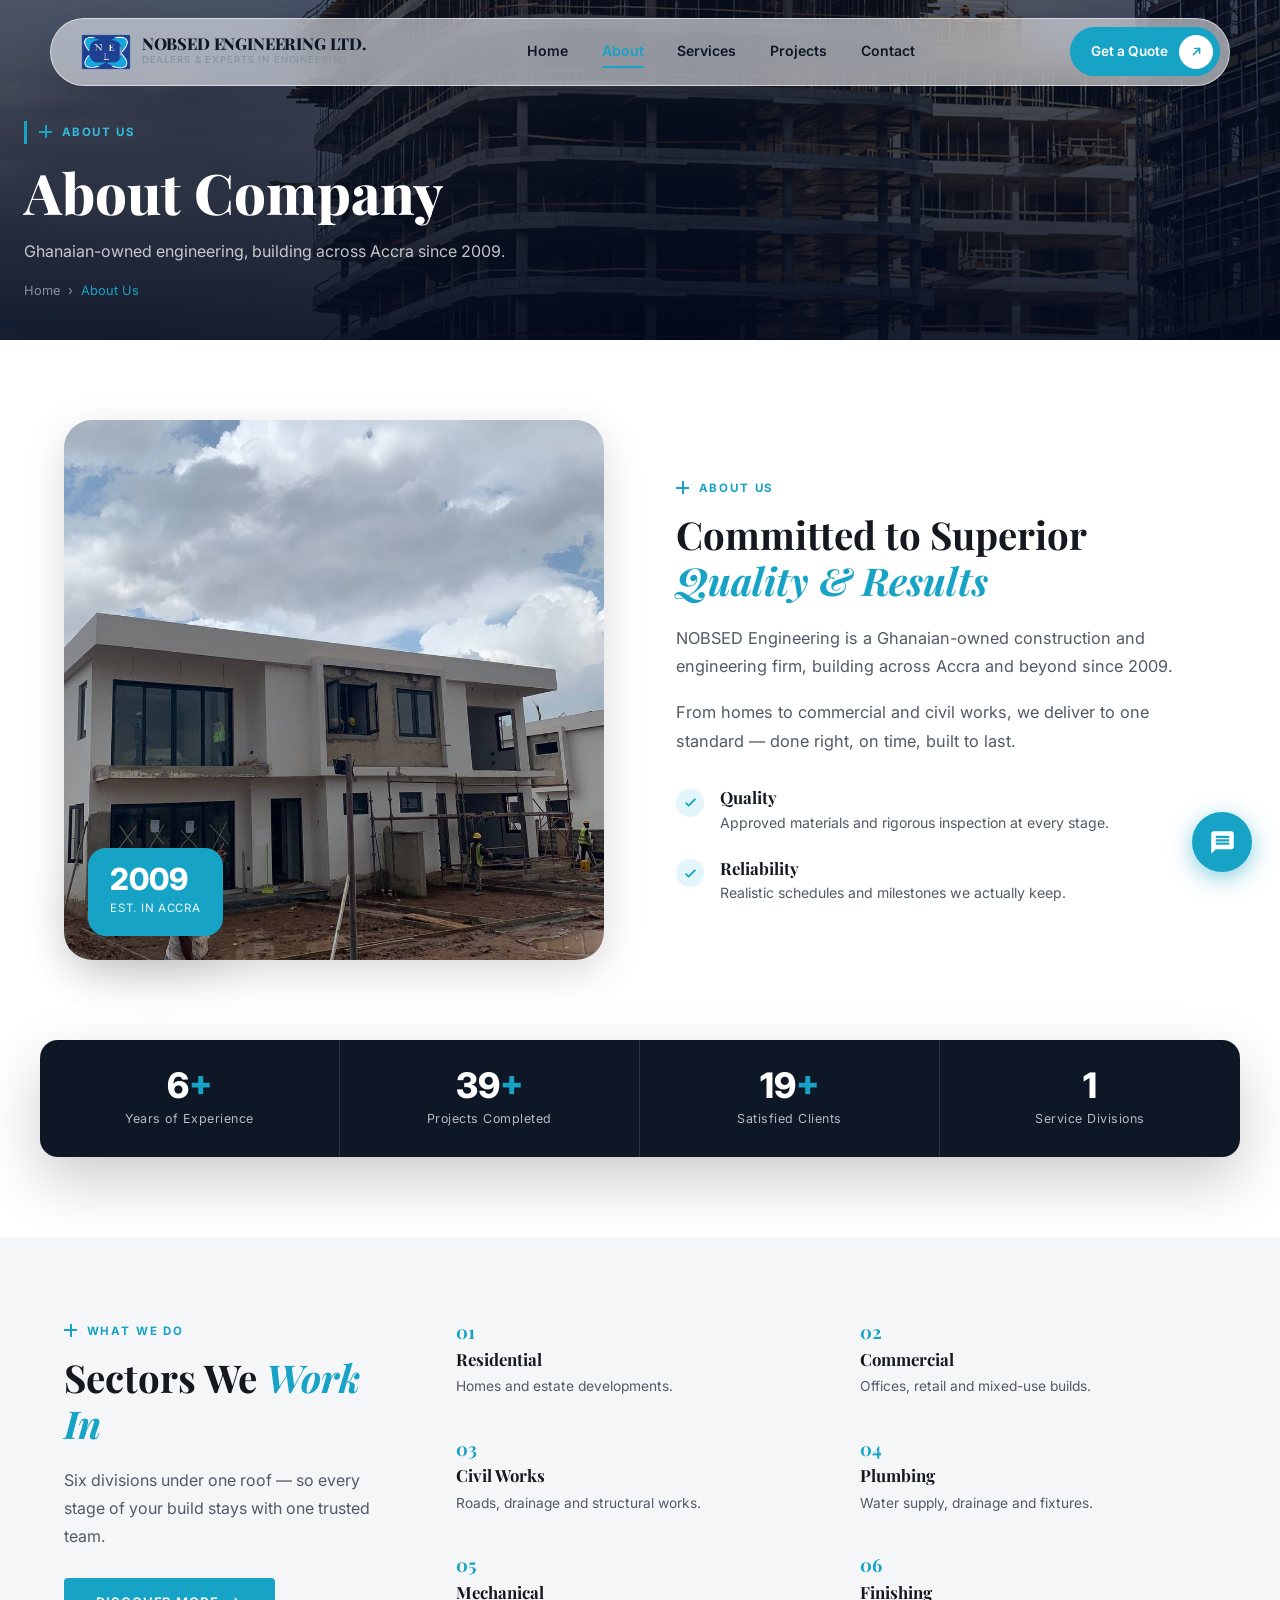
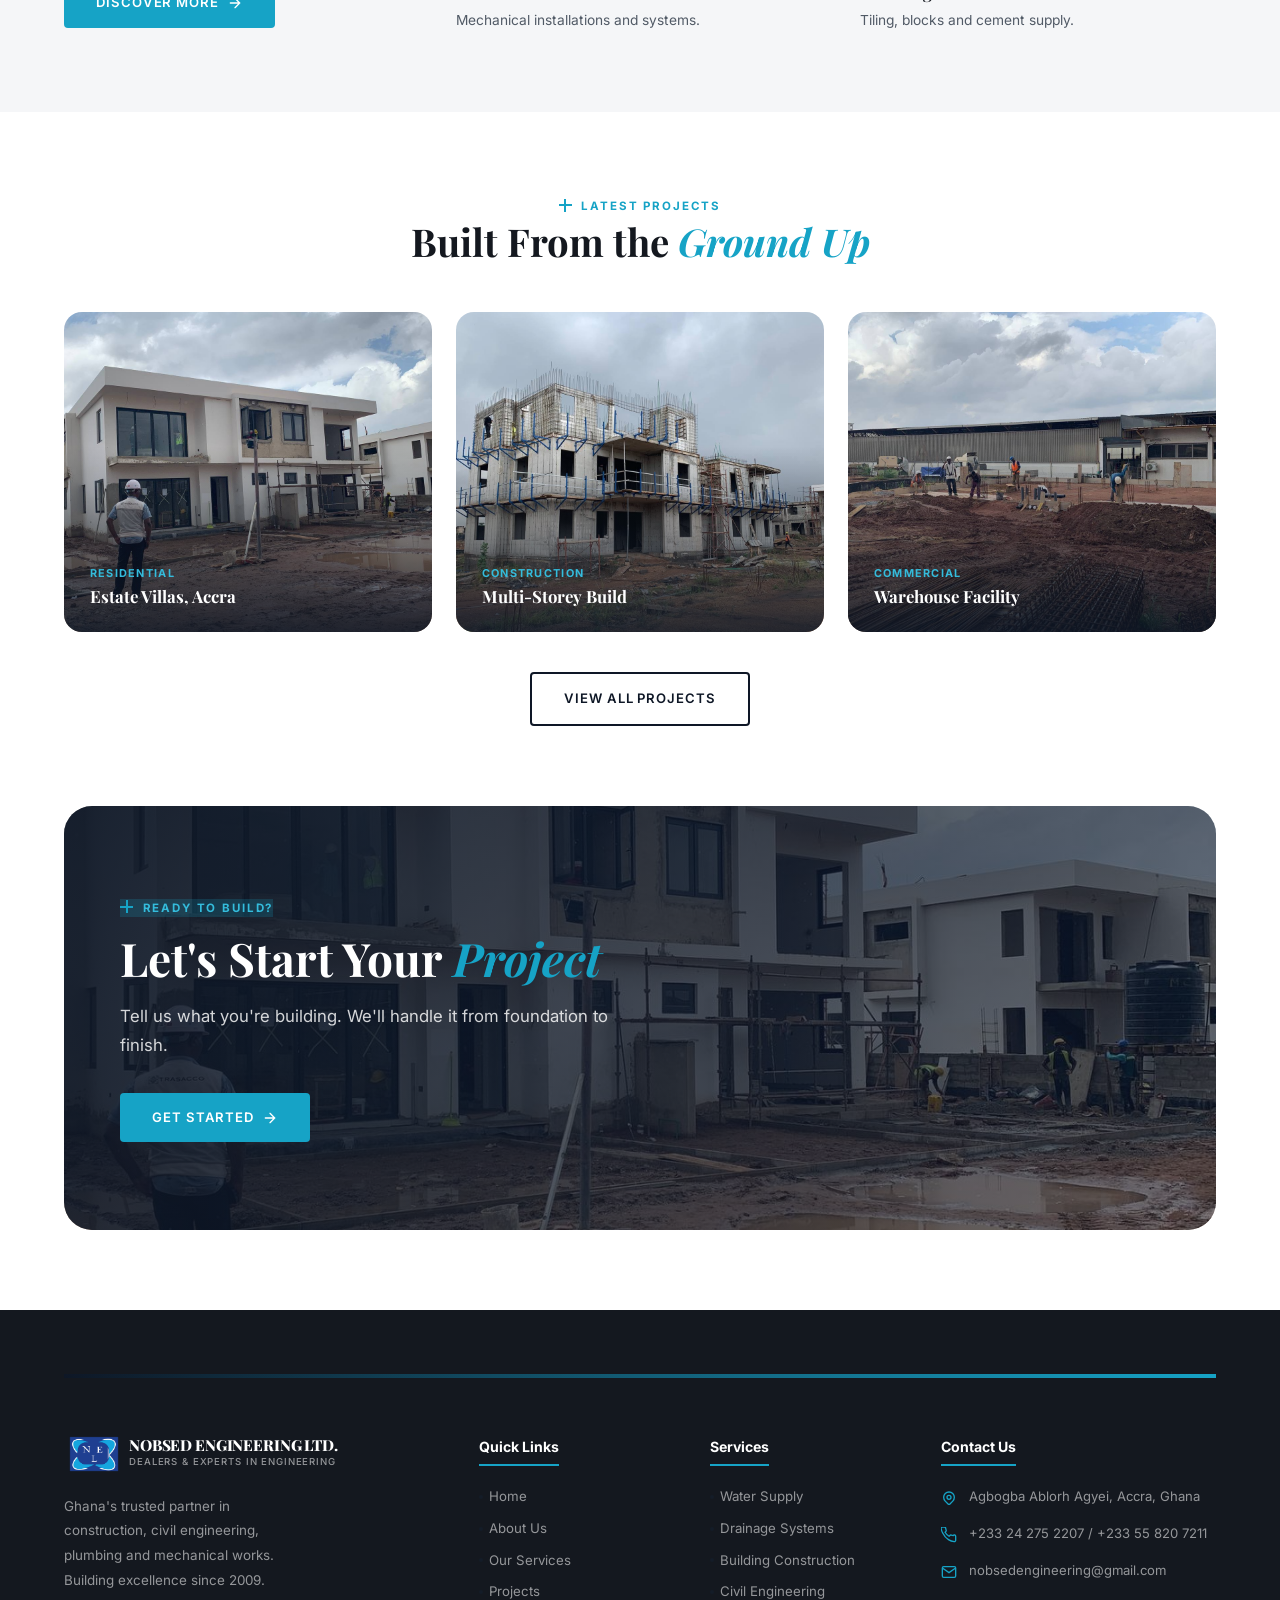
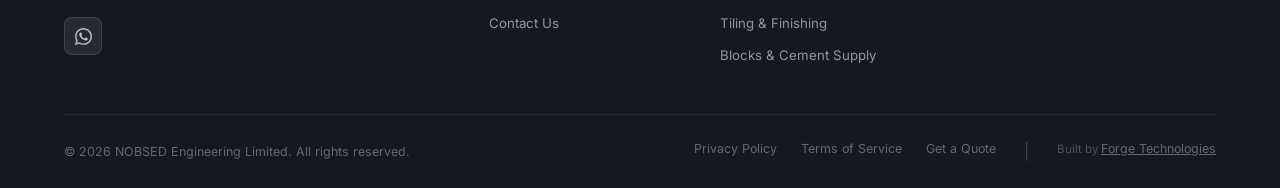
<file: about.html>
<!DOCTYPE html>
<html lang="en">
<head>
<meta charset="UTF-8">
<meta name="viewport" content="width=device-width,initial-scale=1.0">
<title>About Us — NOBSED Engineering Limited | 16+ Years of Excellence</title>
<meta name="description" content="Learn about NOBSED Engineering Limited — Ghana's trusted construction and engineering company established in Accra in 2009.">
<link rel="icon" type="image/png" href="images/Logo.png">
<link rel="stylesheet" href="style.css">
<link rel="canonical" href="https://nobsedengineering.com/about">
<style>
/* ── ABOUT PAGE (clean, breathing) ── */
.about-feature { display:grid; grid-template-columns:1fr 1fr; gap:4.5rem; align-items:center; }
.about-feature-img { position:relative; }
.about-feature-img img { width:100%; height:540px; object-fit:cover; border-radius:var(--radius-xl); box-shadow:var(--shadow-lg); }
.about-feature-badge { position:absolute; bottom:1.5rem; left:1.5rem; background:var(--blue); color:#fff; padding:1rem 1.4rem; border-radius:var(--radius-lg); box-shadow:var(--shadow-xl); }
.about-feature-badge strong { display:block; font-size:1.9rem; font-weight:800; line-height:1; }
.about-feature-badge span { font-size:.72rem; letter-spacing:.06em; opacity:.92; }
.about-feature-text p { color:var(--mid); margin-bottom:1.1rem; font-size:1.02rem; }
.check-list { display:flex; flex-direction:column; gap:1.4rem; margin-top:2rem; }
.check-item { display:flex; gap:1rem; }
.check-item .ck { width:28px; height:28px; border-radius:50%; background:var(--blue-light); display:flex; align-items:center; justify-content:center; flex-shrink:0; margin-top:.1rem; }
.check-item .ck svg { width:15px; height:15px; stroke:var(--blue); fill:none; stroke-width:3; }
.check-item h4 { font-size:1.05rem; margin-bottom:.2rem; }
.check-item p { font-size:.88rem; color:var(--mid); margin:0; }

/* Sector list */
.sector-grid { display:grid; grid-template-columns:320px 1fr; gap:4.5rem; align-items:start; }
.sector-list { display:grid; grid-template-columns:1fr 1fr; gap:2.2rem 3rem; }
.sector-item .num { font-family:'Playfair Display',serif; font-size:1.15rem; font-weight:700; color:var(--blue); }
.sector-item h4 { font-size:1.05rem; margin:.15rem 0 .35rem; }
.sector-item p { font-size:.86rem; color:var(--mid); margin:0; }

/* Latest projects */
.latest-grid { display:grid; grid-template-columns:repeat(3,1fr); gap:1.5rem; }
.latest-card { position:relative; border-radius:var(--radius-lg); overflow:hidden; height:320px; }
.latest-card img { width:100%; height:100%; object-fit:cover; transition:transform .6s ease; }
.latest-card:hover img { transform:scale(1.06); }
.latest-card::after { content:''; position:absolute; inset:0; background:linear-gradient(to top,rgba(14,23,38,.88),transparent 58%); }
.latest-cap { position:absolute; bottom:0; left:0; right:0; padding:1.6rem; z-index:2; }
.latest-cap .cat { font-size:.68rem; letter-spacing:.12em; text-transform:uppercase; color:var(--blue-mid); font-weight:700; }
.latest-cap h4 { color:#fff; font-size:1.05rem; margin-top:.25rem; }

/* CTA banner */
.cta-banner { position:relative; border-radius:var(--radius-xl); overflow:hidden; padding:5.5rem 3.5rem; }
.cta-banner-bg { position:absolute; inset:0; background-size:cover; background-position:center; }
.cta-banner::after { content:''; position:absolute; inset:0; background:linear-gradient(110deg,rgba(14,23,38,.94),rgba(14,23,38,.5)); }
.cta-banner-inner { position:relative; z-index:2; max-width:540px; }
.cta-banner h2 { color:#fff; font-size:clamp(1.9rem,3.6vw,2.9rem); margin-bottom:1rem; }
.cta-banner p { color:rgba(255,255,255,.82); margin-bottom:2rem; font-size:1.05rem; }

@media(max-width:900px){
  .about-feature, .sector-grid { grid-template-columns:1fr; gap:2.5rem; }
  .latest-grid { grid-template-columns:1fr; }
  .about-feature-img img { height:380px; }
  .cta-banner { padding:3.5rem 2rem; }
}
@media(max-width:560px){ .sector-list { grid-template-columns:1fr; } }
</style>
  <!-- Open Graph / Social Share -->
  <meta property="og:type" content="website">
  <meta property="og:site_name" content="NOBSED Engineering Ltd">
  <meta property="og:url" content="https://nobsedengineering.com/about">
  <meta property="og:title" content="About Us — NOBSED Engineering Ltd">
  <meta property="og:description" content="16+ years of engineering excellence in Ghana. Meet the team behind NOBSED Engineering Limited, Accra's trusted construction and plumbing specialists.">
  <meta property="og:image" content="https://nobsedengineering.com/images/og-preview.jpg">
  <meta property="og:image:width" content="1200">
  <meta property="og:image:height" content="630">
  <meta property="og:locale" content="en_GH">
  <!-- Twitter / WhatsApp card -->
  <meta name="twitter:card" content="summary_large_image">
  <meta name="twitter:title" content="About Us — NOBSED Engineering Ltd">
  <meta name="twitter:description" content="16+ years of engineering excellence in Ghana. Meet the team behind NOBSED Engineering Limited, Accra's trusted construction and plumbing specialists.">
  <meta name="twitter:image" content="https://nobsedengineering.com/images/og-preview.jpg">
</head>
<body>

<!-- NAVBAR -->
<nav id="navbar">
  <div class="nav-inner">
    <a href="/" class="nav-logo">
      <img src="images/Logo.png" alt="NOBSED Engineering Logo" class="nav-logo-img">
      <div class="nav-logo-text">
        <span class="nav-logo-name">NOBSED ENGINEERING LTD.</span>
        <span class="nav-logo-sub">Dealers &amp; Experts in Engineering</span>
      </div>
    </a>
    <div class="nav-links">
      <a href="/" class="nav-link">Home</a>
      <a href="about" class="nav-link active">About</a>
      <a href="services" class="nav-link">Services</a>
      <a href="portfolio" class="nav-link">Projects</a>
      <a href="contact" class="nav-link">Contact</a>
    </div>
    <a href="contact" class="nav-cta">Get a Quote<span class="cta-ico"><svg viewBox="0 0 24 24"><path d="M7 17L17 7M9 7h8v8" stroke-linecap="round" stroke-linejoin="round"/></svg></span></a>
    <div class="hamburger" id="hamburger"><span></span><span></span><span></span></div>
  </div>
</nav>
<div class="mobile-nav" id="mobileNav">
  <div class="mobile-nav-logo"><img src="images/Logo.png" alt="NEL Logo"><span>NOBSED Engineering</span></div>
  <span class="mobile-nav-close" id="mobileClose">&times;</span>
  <a href="/">Home</a><a href="about">About Us</a><a href="services">Services</a><a href="portfolio">Projects</a><a href="contact">Contact</a>
  <a href="contact" class="btn btn-gold" style="margin-top:1rem">Get a Free Quote</a>
</div>

<!-- PAGE HERO -->
<div class="page-hero">
  <div class="page-hero-bg" style="background-image:url('images/page-hero-about.jpg')"></div>
  <div class="page-hero-overlay"></div>
  <div class="container page-hero-content">
    <div class="tag">About Us</div>
    <h1>About Company</h1>
    <p>Ghanaian-owned engineering, building across Accra since 2009.</p>
    <div class="breadcrumb"><a href="/">Home</a><span class="breadcrumb-sep">›</span><span class="current">About Us</span></div>
  </div>
</div>

<!-- COMMITTED TO QUALITY -->
<section class="section">
  <div class="container">
    <div class="about-feature">
      <div class="about-feature-img reveal left">
        <img src="images/about-quality.jpg" alt="Completed NOBSED residential building in Accra" loading="lazy">
        <div class="about-feature-badge"><strong>2009</strong><span>EST. IN ACCRA</span></div>
      </div>
      <div class="about-feature-text reveal right">
        <div class="tag">About Us</div>
        <h2>Committed to Superior <em>Quality &amp; Results</em></h2>
        <div class="divider"></div>
        <p>NOBSED Engineering is a Ghanaian-owned construction and engineering firm, building across Accra and beyond since 2009.</p>
        <p>From homes to commercial and civil works, we deliver to one standard — done right, on time, built to last.</p>
        <div class="check-list">
          <div class="check-item">
            <span class="ck"><svg viewBox="0 0 24 24"><path d="M5 13l4 4L19 7" stroke-linecap="round" stroke-linejoin="round"/></svg></span>
            <div><h4>Quality</h4><p>Approved materials and rigorous inspection at every stage.</p></div>
          </div>
          <div class="check-item">
            <span class="ck"><svg viewBox="0 0 24 24"><path d="M5 13l4 4L19 7" stroke-linecap="round" stroke-linejoin="round"/></svg></span>
            <div><h4>Reliability</h4><p>Realistic schedules and milestones we actually keep.</p></div>
          </div>
        </div>
      </div>
    </div>
  </div>
</section>

<!-- STATS STRIP -->
<div style="padding:0 1.5rem 5rem;">
  <div style="max-width:1200px;margin:0 auto;">
    <div class="stats-bar reveal">
      <div class="stat-item"><div class="stat-num"><span class="counter" data-target="16">0</span><span class="stat-plus">+</span></div><div class="stat-label">Years of Experience</div></div>
      <div class="stat-item"><div class="stat-num"><span class="counter" data-target="100">0</span><span class="stat-plus">+</span></div><div class="stat-label">Projects Completed</div></div>
      <div class="stat-item"><div class="stat-num"><span class="counter" data-target="50">0</span><span class="stat-plus">+</span></div><div class="stat-label">Satisfied Clients</div></div>
      <div class="stat-item"><div class="stat-num"><span class="counter" data-target="5">0</span></div><div class="stat-label">Service Divisions</div></div>
    </div>
  </div>
</div>

<!-- SECTORS WE WORK IN -->
<section class="section section-alt">
  <div class="container">
    <div class="sector-grid">
      <div class="reveal left">
        <div class="tag">What We Do</div>
        <h2>Sectors We <em>Work In</em></h2>
        <div class="divider"></div>
        <p style="color:var(--mid);margin-bottom:1.75rem">Six divisions under one roof — so every stage of your build stays with one trusted team.</p>
        <a href="services" class="btn btn-teal">Discover More
          <svg width="16" height="16" viewBox="0 0 24 24" fill="none"><path d="M5 12h14M12 5l7 7-7 7" stroke="#fff" stroke-width="2" stroke-linecap="round"/></svg></a>
      </div>
      <div class="sector-list reveal right">
        <div class="sector-item"><div class="num">01</div><h4>Residential</h4><p>Homes and estate developments.</p></div>
        <div class="sector-item"><div class="num">02</div><h4>Commercial</h4><p>Offices, retail and mixed-use builds.</p></div>
        <div class="sector-item"><div class="num">03</div><h4>Civil Works</h4><p>Roads, drainage and structural works.</p></div>
        <div class="sector-item"><div class="num">04</div><h4>Plumbing</h4><p>Water supply, drainage and fixtures.</p></div>
        <div class="sector-item"><div class="num">05</div><h4>Mechanical</h4><p>Mechanical installations and systems.</p></div>
        <div class="sector-item"><div class="num">06</div><h4>Finishing</h4><p>Tiling, blocks and cement supply.</p></div>
      </div>
    </div>
  </div>
</section>

<!-- LATEST PROJECTS -->
<section class="section">
  <div class="container">
    <div class="sh center reveal">
      <div class="tag" style="margin:0 auto">Latest Projects</div>
      <h2>Built From the <em>Ground Up</em></h2>
      <div class="divider" style="margin:0 auto"></div>
    </div>
    <div class="latest-grid">
      <a href="portfolio" class="latest-card reveal">
        <img src="images/proj-villa.jpg" alt="Completed residential development" loading="lazy">
        <div class="latest-cap"><div class="cat">Residential</div><h4>Estate Villas, Accra</h4></div>
      </a>
      <a href="portfolio" class="latest-card reveal d1">
        <img src="images/proj-multistorey.jpg" alt="Multi-storey building under construction" loading="lazy">
        <div class="latest-cap"><div class="cat">Construction</div><h4>Multi-Storey Build</h4></div>
      </a>
      <a href="portfolio" class="latest-card reveal d2">
        <img src="images/proj-warehouse.jpg" alt="Industrial warehouse structure" loading="lazy">
        <div class="latest-cap"><div class="cat">Commercial</div><h4>Warehouse Facility</h4></div>
      </a>
    </div>
    <div style="text-align:center;margin-top:2.5rem" class="reveal">
      <a href="portfolio" class="btn btn-outline">View All Projects</a>
    </div>
  </div>
</section>

<!-- CTA BANNER -->
<section class="section" style="padding-top:0">
  <div class="container">
    <div class="cta-banner reveal">
      <div class="cta-banner-bg" style="background-image:url('images/about-supervisor.jpg')"></div>
      <div class="cta-banner-inner">
        <div class="tag" style="background:rgba(22,163,198,.2);color:var(--blue-mid);border:none">Ready to Build?</div>
        <h2>Let's Start Your <em>Project</em></h2>
        <p>Tell us what you're building. We'll handle it from foundation to finish.</p>
        <a href="contact" class="btn btn-teal">Get Started
          <svg width="16" height="16" viewBox="0 0 24 24" fill="none"><path d="M5 12h14M12 5l7 7-7 7" stroke="#fff" stroke-width="2" stroke-linecap="round"/></svg></a>
      </div>
    </div>
  </div>
</section>

<!-- FOOTER -->
<footer>
  <div class="container">
    <div class="footer-accent-bar"></div>
    <div class="footer-top">
      <div class="footer-brand">
        <a href="/" class="nav-logo" style="margin-bottom:1.25rem">
          <img src="images/Logo.png" alt="NEL Logo" class="nav-logo-img">
          <div class="nav-logo-text"><span class="nav-logo-name">NOBSED ENGINEERING LTD.</span><span class="nav-logo-sub">Dealers &amp; Experts in Engineering</span></div>
        </a>
        <p>Ghana's trusted partner in construction, civil engineering, plumbing and mechanical works. Building excellence since 2009.</p>
        <div class="footer-social">
          <a href="https://wa.me/233242752207" class="social-btn" aria-label="WhatsApp" target="_blank" rel="noopener"><svg viewBox="0 0 24 24"><path d="M17.472 14.382c-.297-.149-1.758-.867-2.03-.967-.273-.099-.471-.148-.67.15-.197.297-.767.966-.94 1.164-.173.199-.347.223-.644.075-.297-.15-1.255-.463-2.39-1.475-.883-.788-1.48-1.761-1.653-2.059-.173-.297-.018-.458.13-.606.134-.133.298-.347.446-.52.149-.174.198-.298.298-.497.099-.198.05-.371-.025-.52-.075-.149-.669-1.612-.916-2.207-.242-.579-.487-.5-.669-.51-.173-.008-.371-.01-.57-.01-.198 0-.52.074-.792.372-.272.297-1.04 1.016-1.04 2.479 0 1.462 1.065 2.875 1.213 3.074.149.198 2.096 3.2 5.077 4.487.709.306 1.262.489 1.694.625.712.227 1.36.195 1.871.118.571-.085 1.758-.719 2.006-1.413.248-.694.248-1.289.173-1.413-.074-.124-.272-.198-.57-.347m-5.421 7.403h-.004a9.87 9.87 0 01-5.031-1.378l-.361-.214-3.741.982.998-3.648-.235-.374a9.86 9.86 0 01-1.51-5.26c.001-5.45 4.436-9.884 9.888-9.884 2.64 0 5.122 1.03 6.988 2.898a9.825 9.825 0 012.893 6.994c-.003 5.45-4.437 9.884-9.885 9.884M20.52 3.449C18.24 1.245 15.24 0 12.045 0 5.463 0 .104 5.334.101 11.892c0 2.096.549 4.142 1.595 5.945L0 24l6.335-1.652a12.062 12.062 0 005.71 1.448h.005c6.585 0 11.946-5.336 11.949-11.896 0-3.176-1.24-6.165-3.495-8.411z"/></svg></a>



        </div>
      </div>
      <div class="footer-col"><h5>Quick Links</h5><ul><li><a href="/">Home</a></li><li><a href="about">About Us</a></li><li><a href="services">Our Services</a></li><li><a href="portfolio">Projects</a></li><li><a href="contact">Contact Us</a></li></ul></div>
      <div class="footer-col"><h5>Services</h5><ul><li><a href="services">Water Supply</a></li><li><a href="services">Drainage Systems</a></li><li><a href="services">Building Construction</a></li><li><a href="services">Civil Engineering</a></li><li><a href="services">Tiling &amp; Finishing</a></li><li><a href="services">Blocks &amp; Cement Supply</a></li></ul></div>
      <div class="footer-col">
        <h5>Contact Us</h5>
        <div class="footer-contact-item"><svg viewBox="0 0 24 24"><path d="M17.657 16.657L13.414 20.9a2 2 0 01-2.827 0l-4.244-4.243a8 8 0 1111.314 0z" stroke="#16a3c6" stroke-width="2" fill="none"/><circle cx="12" cy="11" r="3" stroke="#16a3c6" stroke-width="2" fill="none"/></svg><span>Agbogba Ablorh Agyei, Accra, Ghana</span></div>
        <div class="footer-contact-item"><svg viewBox="0 0 24 24"><path d="M22 16.92v3a2 2 0 01-2.18 2 19.79 19.79 0 01-8.63-3.07A19.5 19.5 0 013.09 9.82 19.79 19.79 0 01.01 1.19 2 2 0 012 0h3a2 2 0 012 1.72 12.84 12.84 0 00.7 2.81 2 2 0 01-.45 2.11L6.09 7.91a16 16 0 006 6l1.27-1.27a2 2 0 012.11-.45 12.84 12.84 0 002.81.7A2 2 0 0122 14v2.92z" stroke="#16a3c6" stroke-width="2" fill="none"/></svg><span><a href="tel:+233242752207">+233 24 275 2207</a> / <a href="tel:+233558207211">+233 55 820 7211</a></span></div>
        <div class="footer-contact-item"><svg viewBox="0 0 24 24"><path d="M4 4h16c1.1 0 2 .9 2 2v12c0 1.1-.9 2-2 2H4c-1.1 0-2-.9-2-2V6c0-1.1.9-2 2-2z" stroke="#16a3c6" stroke-width="2" fill="none"/><path d="M22 6l-10 7L2 6" stroke="#16a3c6" stroke-width="2" fill="none"/></svg><a href="mailto:nobsedengineering@gmail.com">nobsedengineering@gmail.com</a></div>
      </div>
    </div>
    <div class="footer-bottom"><p>&copy; 2026 NOBSED Engineering Limited. All rights reserved.</p><div class="footer-bottom-links"><a href="privacy">Privacy Policy</a><a href="terms">Terms of Service</a><a href="contact">Get a Quote</a><span style="color:rgba(255,255,255,.2);margin:0 .25rem">|</span><span style="color:rgba(255,255,255,.25);font-size:.72rem">Built by <a href="#" style="color:rgba(255,255,255,.35);text-decoration:underline">Forge Technologies</a></span></div></div>
  </div>
</footer>
<!-- Floating contact widget (free, native — Call / WhatsApp / SMS / Inquire) -->
<div class="fab-contact" id="fabContact">
  <div class="fab-menu">
    <a href="tel:+233242752207" class="fab-item"><span class="fab-label">Call</span><span class="fab-ic call"><svg viewBox="0 0 24 24"><path d="M6.62 10.79c1.44 2.83 3.76 5.14 6.59 6.59l2.2-2.2c.27-.27.67-.36 1.02-.24 1.12.37 2.33.57 3.57.57.55 0 1 .45 1 1V20c0 .55-.45 1-1 1-9.39 0-17-7.61-17-17 0-.55.45-1 1-1H8c.55 0 1 .45 1 1 0 1.25.2 2.45.57 3.57.11.35.03.74-.25 1.02l-2.2 2.2z"/></svg></span></a>
    <a href="https://wa.me/233242752207" target="_blank" rel="noopener" class="fab-item"><span class="fab-label">WhatsApp</span><span class="fab-ic wa"><svg viewBox="0 0 24 24"><path d="M17.472 14.382c-.297-.149-1.758-.867-2.03-.967-.273-.099-.471-.148-.67.15-.197.297-.767.966-.94 1.164-.173.199-.347.223-.644.075-.297-.15-1.255-.463-2.39-1.475-.883-.788-1.48-1.761-1.653-2.059-.173-.297-.018-.458.13-.606.134-.133.298-.347.446-.52.149-.174.198-.298.298-.497.099-.198.05-.371-.025-.52-.075-.149-.669-1.612-.916-2.207-.242-.579-.487-.5-.669-.51-.173-.008-.371-.01-.57-.01-.198 0-.52.074-.792.372-.272.297-1.04 1.016-1.04 2.479 0 1.462 1.065 2.875 1.213 3.074.149.198 2.096 3.2 5.077 4.487.709.306 1.262.489 1.694.625.712.227 1.36.195 1.871.118.571-.085 1.758-.719 2.006-1.413.248-.694.248-1.289.173-1.413-.074-.124-.272-.198-.57-.347m-5.421 7.403h-.004a9.87 9.87 0 01-5.031-1.378l-.361-.214-3.741.982.998-3.648-.235-.374a9.86 9.86 0 01-1.51-5.26c.001-5.45 4.436-9.884 9.888-9.884 2.64 0 5.122 1.03 6.988 2.898a9.825 9.825 0 012.893 6.994c-.003 5.45-4.437 9.884-9.885 9.884M20.52 3.449C18.24 1.245 15.24 0 12.045 0 5.463 0 .104 5.334.101 11.892c0 2.096.549 4.142 1.595 5.945L0 24l6.335-1.652a12.062 12.062 0 005.71 1.448h.005c6.585 0 11.946-5.336 11.949-11.896 0-3.176-1.24-6.165-3.495-8.411z"/></svg></span></a>
    <a href="sms:+233242752207" class="fab-item"><span class="fab-label">SMS</span><span class="fab-ic sms"><svg viewBox="0 0 24 24"><path d="M20 2H4c-1.1 0-2 .9-2 2v18l4-4h14c1.1 0 2-.9 2-2V4c0-1.1-.9-2-2-2zm-9 9H9V9h2v2zm4 0h-2V9h2v2zm-8 0H5V9h2v2z"/></svg></span></a>
    <a href="contact" class="fab-item"><span class="fab-label">Inquire Now</span><span class="fab-ic inq"><svg viewBox="0 0 24 24"><path d="M3.9 12c0-1.71 1.39-3.1 3.1-3.1h4V7H7c-2.76 0-5 2.24-5 5s2.24 5 5 5h4v-1.9H7c-1.71 0-3.1-1.39-3.1-3.1zM8 13h8v-2H8v2zm9-6h-4v1.9h4c1.71 0 3.1 1.39 3.1 3.1s-1.39 3.1-3.1 3.1h-4V17h4c2.76 0 5-2.24 5-5s-2.24-5-5-5z"/></svg></span></a>
  </div>
  <button class="fab-toggle" aria-label="Contact options" onclick="document.getElementById('fabContact').classList.toggle('open')">
    <svg class="fab-icon-chat" viewBox="0 0 24 24"><path d="M20 2H4c-1.1 0-1.99.9-1.99 2L2 22l4-4h14c1.1 0 2-.9 2-2V4c0-1.1-.9-2-2-2zm-2 12H6v-2h12v2zm0-3H6V9h12v2zm0-3H6V6h12v2z"/></svg>
    <svg class="fab-icon-x" viewBox="0 0 24 24"><path d="M19 6.41L17.59 5 12 10.59 6.41 5 5 6.41 10.59 12 5 17.59 6.41 19 12 13.41 17.59 19 19 17.59 13.41 12z"/></svg>
  </button>
</div>

<script>
const nb=document.getElementById('navbar'); window.addEventListener('scroll',()=>nb.classList.toggle('scrolled',scrollY>60));
document.getElementById('hamburger').addEventListener('click',()=>document.getElementById('mobileNav').classList.add('open'));
document.getElementById('mobileClose').addEventListener('click',()=>document.getElementById('mobileNav').classList.remove('open'));
const ro=new IntersectionObserver(e=>e.forEach(x=>{if(x.isIntersecting){x.target.classList.add('visible');ro.unobserve(x.target);}}),{threshold:.1});
document.querySelectorAll('.reveal').forEach(el=>ro.observe(el));
const co=new IntersectionObserver(e=>e.forEach(x=>{if(x.isIntersecting){x.target.querySelectorAll('.counter[data-target]').forEach(c=>{const t=+c.dataset.target,d=1800,s=t/d*16;let v=0;const i=setInterval(()=>{v=Math.min(v+s,t);c.textContent=Math.floor(v);if(v>=t){c.textContent=t;clearInterval(i);}},16)});co.unobserve(x.target);}}),{threshold:.3});
document.querySelectorAll('.stats-bar').forEach(el=>co.observe(el));
</script>
</body>
</html>
</file>
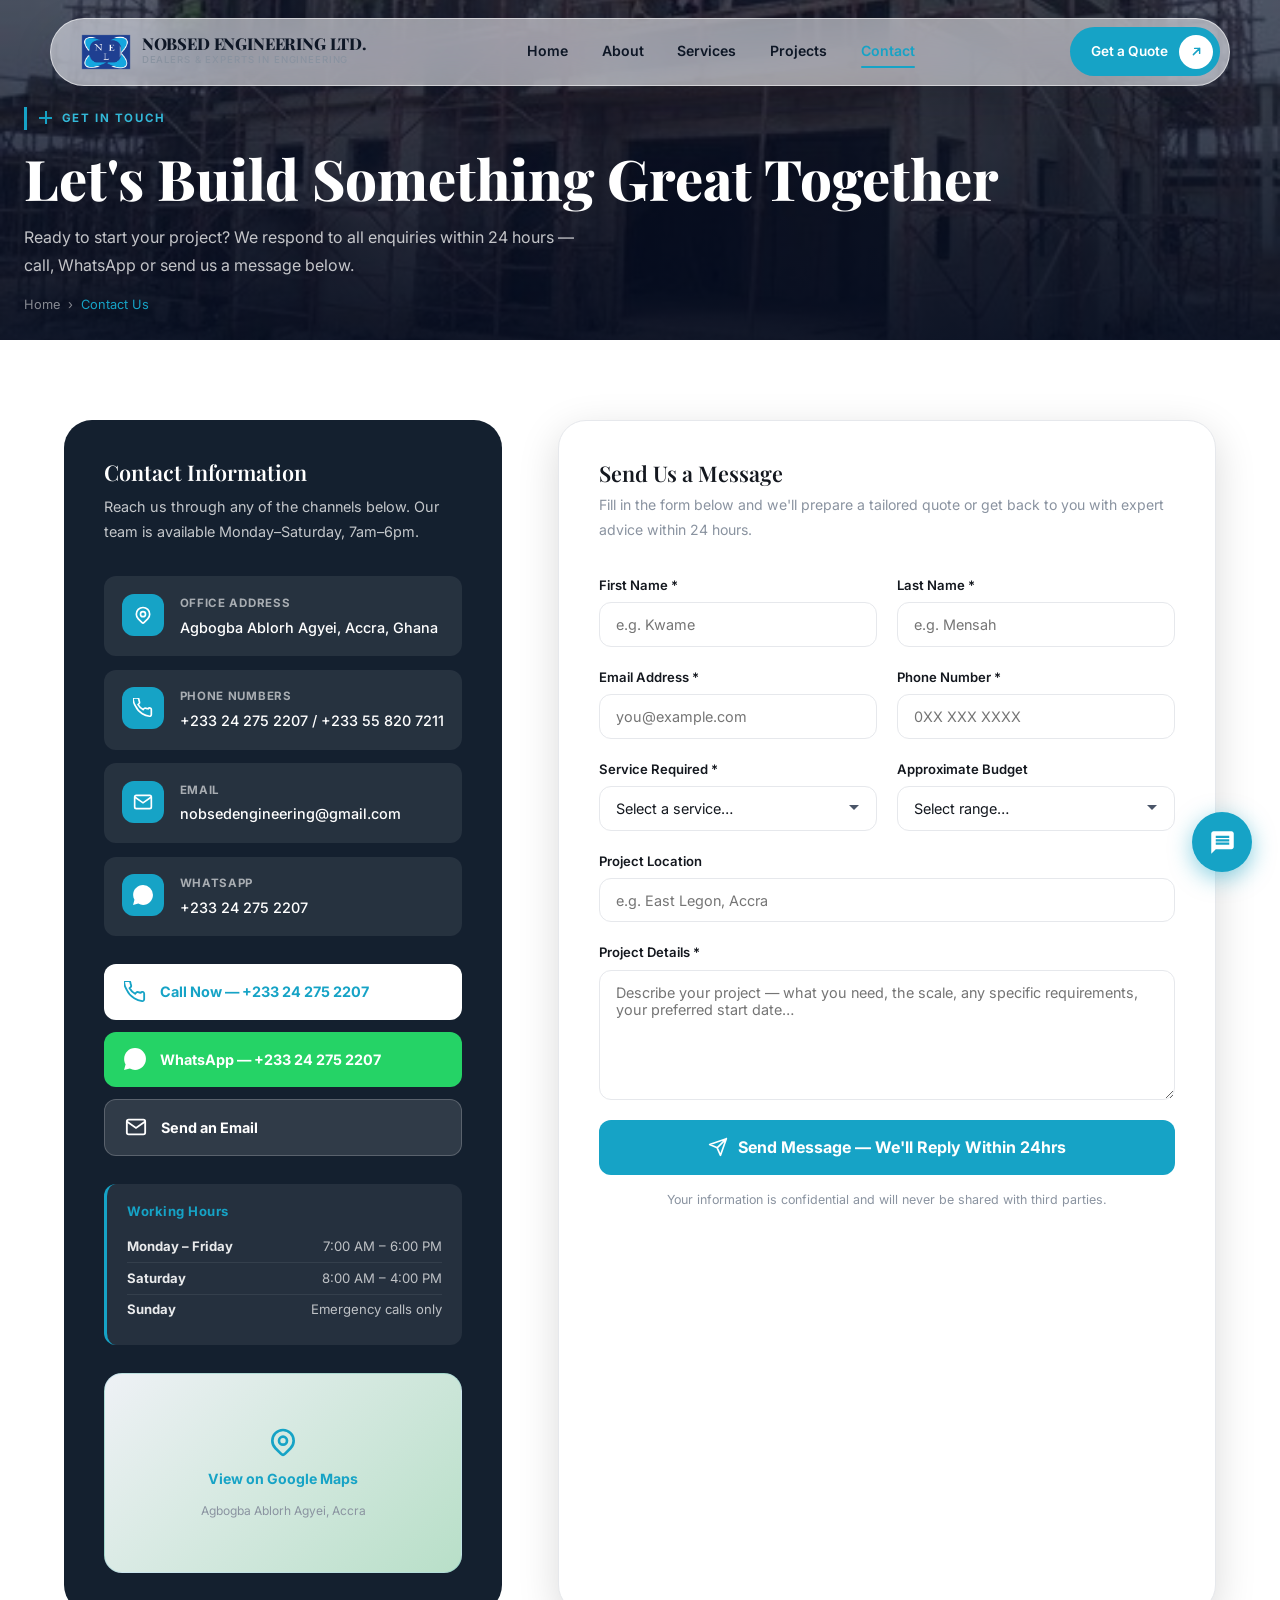
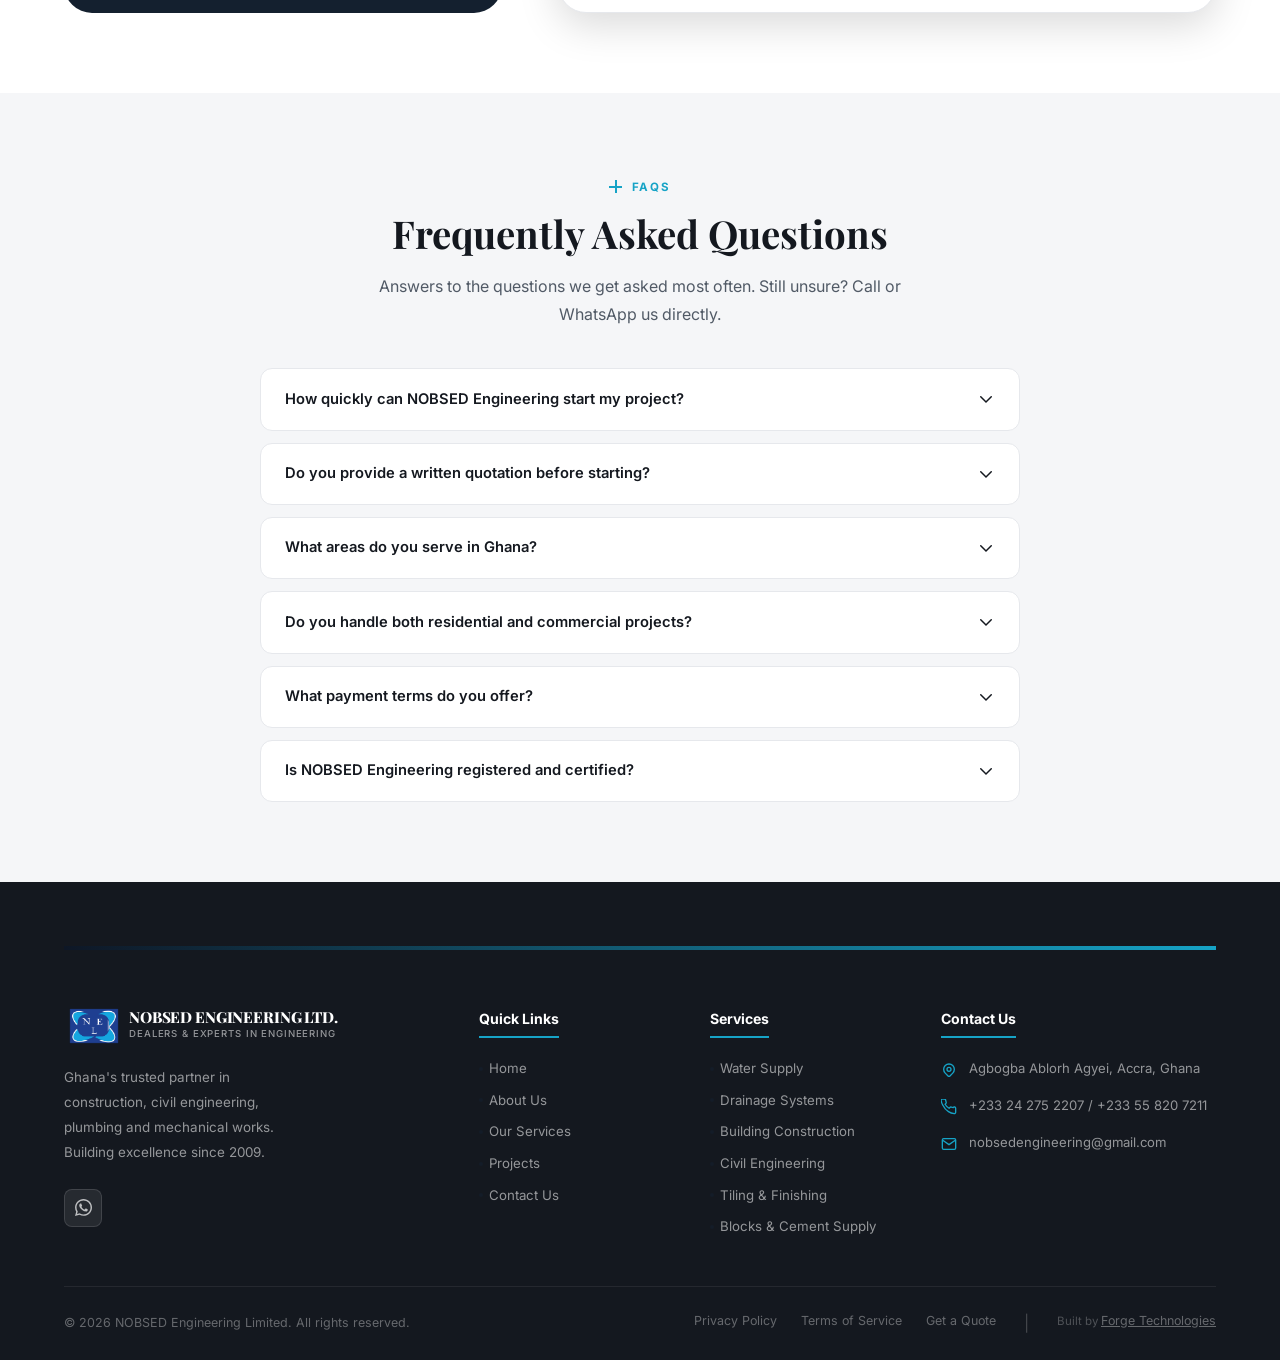
<file: contact.html>
<!DOCTYPE html>
<html lang="en">
<head>
<meta charset="UTF-8">
<meta name="viewport" content="width=device-width,initial-scale=1.0">
<title>Contact Us — NOBSED Engineering Limited | Get a Free Quote in Accra</title>
<meta name="description" content="Contact NOBSED Engineering Limited in Agbogba, Accra. Call, WhatsApp or fill our form to get a free quote for your plumbing, construction or civil engineering project.">
<link rel="icon" type="image/png" href="images/Logo.png">
<link rel="stylesheet" href="style.css">
<link rel="canonical" href="https://nobsedengineering.com/contact">
<style>
/* ── CONTACT PAGE ── */
.contact-layout { display:grid; grid-template-columns:1fr 1.5fr; gap:3.5rem; }

/* Info side */
.contact-info-card { background:var(--green); border-radius:var(--radius-xl); padding:2.5rem; color:#fff; }
.contact-info-card h3 { color:#fff; font-size:1.35rem; margin-bottom:.5rem; }
.contact-info-card > p { color:rgba(255,255,255,.75); font-size:.9rem; margin-bottom:2rem; max-width:none; }

.ci-item { display:flex; align-items:flex-start; gap:1rem; padding:1.1rem; background:rgba(255,255,255,.08); border-radius:var(--radius); margin-bottom:.85rem; transition:var(--t); }
.ci-item:hover { background:rgba(255,255,255,.15); }
.ci-icon { width:42px; height:42px; background:var(--gold); border-radius:var(--radius); display:flex; align-items:center; justify-content:center; flex-shrink:0; }
.ci-icon svg { width:20px; height:20px; fill:#fff; }
.ci-label { font-family:'Inter',sans-serif; font-size:.72rem; font-weight:700; color:rgba(255,255,255,.6); letter-spacing:.06em; text-transform:uppercase; margin-bottom:.2rem; }
.ci-value { font-size:.9rem; font-weight:500; color:#fff; }
.ci-value a { color:#fff; transition:var(--t); }
.ci-value a:hover { color:var(--gold); }

.quick-btns { display:flex; flex-direction:column; gap:.75rem; margin-top:1.75rem; }
.qb { display:flex; align-items:center; gap:.85rem; padding:1rem 1.25rem; border-radius:var(--radius); font-family:'Inter',sans-serif; font-size:.9rem; font-weight:700; transition:var(--t); cursor:pointer; text-decoration:none; }
.qb svg { width:22px; height:22px; flex-shrink:0; }
.qb.call { background:#fff; color:var(--blue); }
.qb.call:hover { background:var(--green-light); transform:translateX(4px); }
.qb.whatsapp { background:#25d366; color:#fff; }
.qb.whatsapp:hover { background:#1da851; transform:translateX(4px); }
.qb.email { background:rgba(255,255,255,.12); color:#fff; border:1px solid rgba(255,255,255,.2); }
.qb.email:hover { background:rgba(255,255,255,.2); transform:translateX(4px); }
.qb.call svg { fill:var(--blue); }
.qb.whatsapp svg, .qb.email svg { fill:#fff; }

.contact-hours { margin-top:1.75rem; padding:1.25rem; background:rgba(255,255,255,.07); border-radius:var(--radius); border-left:3px solid var(--gold); }
.contact-hours h5 { font-family:'Inter',sans-serif; font-size:.82rem; font-weight:700; color:var(--gold); margin-bottom:.75rem; letter-spacing:.04em; }
.hours-row { display:flex; justify-content:space-between; font-size:.82rem; color:rgba(255,255,255,.7); padding:.3rem 0; border-bottom:1px solid rgba(255,255,255,.07); }
.hours-row:last-child { border-bottom:none; }
.hours-row strong { color:rgba(255,255,255,.9); }

/* Map placeholder */
.map-box { width:100%; height:200px; background:linear-gradient(135deg,var(--green-light),#b8dfc8); border-radius:var(--radius-lg); display:flex; flex-direction:column; align-items:center; justify-content:center; gap:.65rem; margin-top:1.75rem; cursor:pointer; transition:var(--t); border:1px solid rgba(22,163,198,.15); text-decoration:none; }
.map-box:hover { box-shadow:var(--shadow); transform:translateY(-2px); }
.map-box svg { width:32px; height:32px; fill:var(--blue); }
.map-box span { font-family:'Inter',sans-serif; font-size:.88rem; font-weight:700; color:var(--blue); }
.map-box small { font-size:.75rem; color:var(--muted); }

/* Form side */
.contact-form-wrap { background:#fff; border:1px solid var(--border); border-radius:var(--radius-xl); padding:2.5rem; box-shadow:var(--shadow-lg); }
.contact-form-wrap h3 { font-size:1.35rem; margin-bottom:.4rem; }
.contact-form-wrap > p { font-size:.88rem; color:var(--muted); margin-bottom:2rem; max-width:none; }
.form-row-2 { display:grid; grid-template-columns:1fr 1fr; gap:1.25rem; }
.form-submit-btn { width:100%; padding:1.1rem; background:var(--blue); color:#fff; border:none; border-radius:var(--radius); font-family:'Inter',sans-serif; font-size:1rem; font-weight:700; cursor:pointer; transition:var(--t); display:flex; align-items:center; justify-content:center; gap:.65rem; margin-top:.25rem; }
.form-submit-btn:hover { background:var(--blue-dark); transform:translateY(-2px); box-shadow:0 8px 24px rgba(22,163,198,.35); }
.form-submit-btn svg { width:20px; height:20px; fill:#fff; }
.form-success-msg { display:none; background:var(--green-light); border:1.5px solid var(--green); border-radius:var(--radius); padding:1.25rem; text-align:center; font-family:'Inter',sans-serif; font-weight:600; color:var(--blue); margin-top:1rem; font-size:.9rem; }
.form-note { font-size:.78rem; color:var(--muted); text-align:center; margin-top:.85rem; }

/* FAQ */
.faq-list { display:flex; flex-direction:column; gap:.75rem; }
.faq-item { background:#fff; border:1px solid var(--border); border-radius:var(--radius); overflow:hidden; }
.faq-q { display:flex; align-items:center; justify-content:space-between; padding:1.15rem 1.5rem; cursor:pointer; font-family:'Inter',sans-serif; font-size:.92rem; font-weight:600; transition:var(--t); }
.faq-q:hover { color:var(--blue); }
.faq-q svg { width:18px; height:18px; fill:var(--muted); transition:transform .3s ease; flex-shrink:0; }
.faq-item.open .faq-q svg { transform:rotate(180deg); fill:var(--blue); }
.faq-item.open .faq-q { color:var(--blue); }
.faq-a { max-height:0; overflow:hidden; transition:max-height .35s ease; }
.faq-a p { padding:0 1.5rem 1.25rem; font-size:.86rem; max-width:none; }

@media(max-width:900px){ .contact-layout{ grid-template-columns:1fr; } .form-row-2{ grid-template-columns:1fr; } }
</style>
  <!-- Open Graph / Social Share -->
  <meta property="og:type" content="website">
  <meta property="og:site_name" content="NOBSED Engineering Ltd">
  <meta property="og:url" content="https://nobsedengineering.com/contact">
  <meta property="og:title" content="Contact Us — NOBSED Engineering Ltd">
  <meta property="og:description" content="Get a free quote for your plumbing or construction project. Call, WhatsApp or fill our form — we respond within 24 hours.">
  <meta property="og:image" content="https://nobsedengineering.com/images/og-preview.jpg">
  <meta property="og:image:width" content="1200">
  <meta property="og:image:height" content="630">
  <meta property="og:locale" content="en_GH">
  <!-- Twitter / WhatsApp card -->
  <meta name="twitter:card" content="summary_large_image">
  <meta name="twitter:title" content="Contact Us — NOBSED Engineering Ltd">
  <meta name="twitter:description" content="Get a free quote for your plumbing or construction project. Call, WhatsApp or fill our form — we respond within 24 hours.">
  <meta name="twitter:image" content="https://nobsedengineering.com/images/og-preview.jpg">
</head>
<body>

<!-- NAVBAR -->
<nav id="navbar">
  <div class="nav-inner">
    <a href="/" class="nav-logo">
      <img src="images/Logo.png" alt="NOBSED Engineering Logo" class="nav-logo-img">
      <div class="nav-logo-text">
        <span class="nav-logo-name">NOBSED ENGINEERING LTD.</span>
        <span class="nav-logo-sub">Dealers &amp; Experts in Engineering</span>
      </div>
    </a>
    <div class="nav-links">
      <a href="/" class="nav-link">Home</a>
      <a href="about" class="nav-link">About</a>
      <a href="services" class="nav-link">Services</a>
      <a href="portfolio" class="nav-link">Projects</a>
      <a href="contact" class="nav-link active">Contact</a>
    </div>
    <a href="contact" class="nav-cta">Get a Quote<span class="cta-ico"><svg viewBox="0 0 24 24"><path d="M7 17L17 7M9 7h8v8" stroke-linecap="round" stroke-linejoin="round"/></svg></span></a>
    <div class="hamburger" id="hamburger"><span></span><span></span><span></span></div>
  </div>
</nav>
<div class="mobile-nav" id="mobileNav">
  <div class="mobile-nav-logo"><img src="images/Logo.png" alt="NEL Logo"><span>NOBSED Engineering</span></div>
  <span class="mobile-nav-close" id="mobileClose">&times;</span>
  <a href="/">Home</a><a href="about">About Us</a><a href="services">Services</a><a href="portfolio">Projects</a><a href="contact">Contact</a>
  <a href="contact" class="btn btn-gold" style="margin-top:1rem">Get a Free Quote</a>
</div>

<!-- PAGE HERO -->
<div class="page-hero">
  <div class="page-hero-bg" style="background-image:url('images/projects/Picture20.jpg')"></div>
  <div class="page-hero-overlay"></div>
  <div class="container page-hero-content">
    <div class="tag">Get In Touch</div>
    <h1>Let's Build Something Great Together</h1>
    <p>Ready to start your project? We respond to all enquiries within 24 hours — call, WhatsApp or send us a message below.</p>
    <div class="breadcrumb"><a href="/">Home</a><span class="breadcrumb-sep">›</span><span class="current">Contact Us</span></div>
  </div>
</div>

<!-- MAIN CONTACT -->
<section class="section">
  <div class="container">
    <div class="contact-layout">

      <!-- LEFT: Info -->
      <div class="reveal left">
        <div class="contact-info-card">
          <h3>Contact Information</h3>
          <p>Reach us through any of the channels below. Our team is available Monday–Saturday, 7am–6pm.</p>

          <div class="ci-item">
            <div class="ci-icon"><svg viewBox="0 0 24 24"><path d="M17.657 16.657L13.414 20.9a2 2 0 01-2.827 0l-4.244-4.243a8 8 0 1111.314 0z" stroke="#fff" stroke-width="2" fill="none"/><circle cx="12" cy="11" r="3" stroke="#fff" stroke-width="2" fill="none"/></svg></div>
            <div>
              <div class="ci-label">Office Address</div>
              <div class="ci-value">Agbogba Ablorh Agyei, Accra, Ghana</div>
            </div>
          </div>
          <div class="ci-item">
            <div class="ci-icon"><svg viewBox="0 0 24 24"><path d="M22 16.92v3a2 2 0 01-2.18 2 19.79 19.79 0 01-8.63-3.07A19.5 19.5 0 013.09 9.82 19.79 19.79 0 01.01 1.19 2 2 0 012 0h3a2 2 0 012 1.72 12.84 12.84 0 00.7 2.81 2 2 0 01-.45 2.11L6.09 7.91a16 16 0 006 6l1.27-1.27a2 2 0 012.11-.45 12.84 12.84 0 002.81.7A2 2 0 0122 14v2.92z" stroke="#fff" stroke-width="2" fill="none"/></svg></div>
            <div>
              <div class="ci-label">Phone Numbers</div>
              <div class="ci-value"><a href="tel:+233242752207">+233 24 275 2207</a> / <a href="tel:+233558207211">+233 55 820 7211</a></div>
            </div>
          </div>
          <div class="ci-item">
            <div class="ci-icon"><svg viewBox="0 0 24 24"><path d="M4 4h16c1.1 0 2 .9 2 2v12c0 1.1-.9 2-2 2H4c-1.1 0-2-.9-2-2V6c0-1.1.9-2 2-2z" stroke="#fff" stroke-width="2" fill="none"/><path d="M22 6l-10 7L2 6" stroke="#fff" stroke-width="2" fill="none"/></svg></div>
            <div>
              <div class="ci-label">Email</div>
              <div class="ci-value"><a href="mailto:nobsedengineering@gmail.com">nobsedengineering@gmail.com</a></div>
            </div>
          </div>
          <div class="ci-item">
            <div class="ci-icon"><svg viewBox="0 0 24 24"><path d="M17.472 14.382c-.297-.149-1.758-.867-2.03-.967-.273-.099-.471-.148-.67.15-.197.297-.767.966-.94 1.164-.173.199-.347.223-.644.075-.297-.15-1.255-.463-2.39-1.475-.883-.788-1.48-1.761-1.653-2.059-.173-.297-.018-.458.13-.606.134-.133.298-.347.446-.52.149-.174.198-.298.298-.497.099-.198.05-.371-.025-.52-.075-.149-.669-1.612-.916-2.207-.242-.579-.487-.5-.669-.51-.173-.008-.371-.01-.57-.01-.198 0-.52.074-.792.372-.272.297-1.04 1.016-1.04 2.479 0 1.462 1.065 2.875 1.213 3.074.149.198 2.096 3.2 5.077 4.487.709.306 1.262.489 1.694.625.712.227 1.36.195 1.871.118.571-.085 1.758-.719 2.006-1.413.248-.694.248-1.289.173-1.413-.074-.124-.272-.198-.57-.347M12 0C5.495 0 .16 5.335.157 11.892c0 2.096.547 4.142 1.588 5.945L.057 24l6.305-1.654A11.882 11.882 0 0012.05 24h.005c6.554 0 11.89-5.335 11.893-11.893A11.821 11.821 0 0020.468 3.48 11.815 11.815 0 0012.05 0" fill="#fff"/></svg></div>
            <div>
              <div class="ci-label">WhatsApp</div>
              <div class="ci-value"><a href="https://wa.me/233242752207">+233 24 275 2207</a></div>
            </div>
          </div>

          <div class="quick-btns">
            <a href="tel:+233242752207" class="qb call">
              <svg viewBox="0 0 24 24"><path d="M22 16.92v3a2 2 0 01-2.18 2 19.79 19.79 0 01-8.63-3.07A19.5 19.5 0 013.09 9.82 19.79 19.79 0 01.01 1.19 2 2 0 012 0h3a2 2 0 012 1.72 12.84 12.84 0 00.7 2.81 2 2 0 01-.45 2.11L6.09 7.91a16 16 0 006 6l1.27-1.27a2 2 0 012.11-.45 12.84 12.84 0 002.81.7A2 2 0 0122 14v2.92z" fill="none" stroke="currentColor" stroke-width="2"/></svg>
              Call Now — +233 24 275 2207
            </a>
            <a href="https://wa.me/233242752207" target="_blank" rel="noopener" class="qb whatsapp">
              <svg viewBox="0 0 24 24"><path d="M17.472 14.382c-.297-.149-1.758-.867-2.03-.967-.273-.099-.471-.148-.67.15-.197.297-.767.966-.94 1.164-.173.199-.347.223-.644.075-.297-.15-1.255-.463-2.39-1.475-.883-.788-1.48-1.761-1.653-2.059-.173-.297-.018-.458.13-.606.134-.133.298-.347.446-.52.149-.174.198-.298.298-.497.099-.198.05-.371-.025-.52-.075-.149-.669-1.612-.916-2.207-.242-.579-.487-.5-.669-.51-.173-.008-.371-.01-.57-.01-.198 0-.52.074-.792.372-.272.297-1.04 1.016-1.04 2.479 0 1.462 1.065 2.875 1.213 3.074.149.198 2.096 3.2 5.077 4.487.709.306 1.262.489 1.694.625.712.227 1.36.195 1.871.118.571-.085 1.758-.719 2.006-1.413.248-.694.248-1.289.173-1.413-.074-.124-.272-.198-.57-.347M12 0C5.495 0 .16 5.335.157 11.892c0 2.096.547 4.142 1.588 5.945L.057 24l6.305-1.654A11.882 11.882 0 0012.05 24h.005c6.554 0 11.89-5.335 11.893-11.893A11.821 11.821 0 0020.468 3.48 11.815 11.815 0 0012.05 0"/></svg>
              WhatsApp — +233 24 275 2207
            </a>
            <a href="mailto:nobsedengineering@gmail.com" class="qb email">
              <svg viewBox="0 0 24 24"><path d="M4 4h16c1.1 0 2 .9 2 2v12c0 1.1-.9 2-2 2H4c-1.1 0-2-.9-2-2V6c0-1.1.9-2 2-2z" stroke="#fff" stroke-width="2" fill="none"/><path d="M22 6l-10 7L2 6" stroke="#fff" stroke-width="2" fill="none"/></svg>
              Send an Email
            </a>
          </div>

          <div class="contact-hours">
            <h5>Working Hours</h5>
            <div class="hours-row"><strong>Monday – Friday</strong><span>7:00 AM – 6:00 PM</span></div>
            <div class="hours-row"><strong>Saturday</strong><span>8:00 AM – 4:00 PM</span></div>
            <div class="hours-row"><strong>Sunday</strong><span>Emergency calls only</span></div>
          </div>

          <a href="https://maps.google.com/?q=Agbogba+Accra+Ghana" target="_blank" rel="noopener" class="map-box">
            <svg viewBox="0 0 24 24"><path d="M17.657 16.657L13.414 20.9a2 2 0 01-2.827 0l-4.244-4.243a8 8 0 1111.314 0z" stroke="#16a3c6" stroke-width="2" fill="none"/><circle cx="12" cy="11" r="3" stroke="#16a3c6" stroke-width="2" fill="none"/></svg>
            <span>View on Google Maps</span>
            <small>Agbogba Ablorh Agyei, Accra</small>
          </a>
        </div>
      </div>

      <!-- RIGHT: Form -->
      <div class="contact-form-wrap reveal right">
        <h3 id="formHeading">Send Us a Message</h3>
        <p id="formSubtitle">Fill in the form below and we'll prepare a tailored quote or get back to you with expert advice within 24 hours.</p>

        <!-- Service context banner — shown when arriving from a service card -->
        <div id="serviceBanner" style="display:none;background:var(--navy-pale);border-left:4px solid var(--gold);border-radius:var(--radius);padding:.9rem 1.1rem;margin-bottom:1.5rem;font-size:.85rem;color:var(--navy);">
          <strong id="serviceBannerName"></strong> — we've pre-filled a message template for you. Edit it to match your specific situation before sending.
        </div>

        <form id="contactForm" action="https://api.web3forms.com/submit" method="POST" novalidate>
          <!-- Web3Forms access key — replace with your key from web3forms.com -->
          <input type="hidden" name="access_key" value="YOUR_WEB3FORMS_KEY">
          <input type="hidden" name="subject" id="emailSubject" value="New Enquiry — NOBSED Engineering Ltd">
          <input type="hidden" name="from_name" value="NOBSED Engineering Website">
          <input type="hidden" name="redirect" value="false">
          <input type="checkbox" name="botcheck" style="display:none">

          <div class="form-row-2">
            <div class="form-group"><label for="fname">First Name *</label><input type="text" id="fname" name="First Name" placeholder="e.g. Kwame" required></div>
            <div class="form-group"><label for="lname">Last Name *</label><input type="text" id="lname" name="Last Name" placeholder="e.g. Mensah" required></div>
          </div>
          <div class="form-row-2">
            <div class="form-group"><label for="email">Email Address *</label><input type="email" id="email" name="Email" placeholder="you@example.com" required></div>
            <div class="form-group"><label for="phone">Phone Number *</label><input type="tel" id="phone" name="Phone" placeholder="0XX XXX XXXX" required></div>
          </div>
          <div class="form-row-2">
            <div class="form-group">
              <label for="service">Service Required *</label>
              <select id="service" name="Service" required>
                <option value="" disabled selected>Select a service…</option>
                <optgroup label="— Plumbing Services —">
                  <option value="Residential Plumbing">Residential Plumbing</option>
                  <option value="Drainage &amp; Sewage Systems">Drainage &amp; Sewage Systems</option>
                  <option value="Pipe Installation &amp; Repair">Pipe Installation &amp; Repair</option>
                  <option value="Re-piping &amp; Drain Cleaning">Re-piping &amp; Drain Cleaning</option>
                  <option value="Fixture Repair &amp; Replacement">Fixture Repair &amp; Replacement</option>
                  <option value="Sewer Repair &amp; Replacement">Sewer Repair &amp; Replacement</option>
                  <option value="Water Heater Repair &amp; Replacement">Water Heater Repair &amp; Replacement</option>
                </optgroup>
                <optgroup label="— Construction &amp; Civil —">
                  <option value="Building Construction">Building Construction</option>
                  <option value="Civil Engineering Works">Civil Engineering Works</option>
                  <option value="Tiling &amp; Finishing Works">Tiling &amp; Finishing Works</option>
                  <option value="Blocks &amp; Cement Supply">Blocks &amp; Cement Supply</option>
                  <option value="Bridges, Drains &amp; Roads">Bridges, Drains &amp; Roads</option>
                </optgroup>
                <option value="General Enquiry">General Enquiry</option>
                <option value="Request a Site Visit">Request a Site Visit</option>
              </select>
            </div>
            <div class="form-group">
              <label for="budget">Approximate Budget</label>
              <select id="budget" name="Budget">
                <option value="" disabled selected>Select range…</option>
                <option>Below GH₵ 10,000</option>
                <option>GH₵ 10,000 – 50,000</option>
                <option>GH₵ 50,000 – 150,000</option>
                <option>GH₵ 150,000 – 500,000</option>
                <option>Above GH₵ 500,000</option>
                <option>Prefer not to say</option>
              </select>
            </div>
          </div>
          <div class="form-group">
            <label for="location">Project Location</label>
            <input type="text" id="location" name="Location" placeholder="e.g. East Legon, Accra">
          </div>
          <div class="form-group">
            <label for="message">Project Details *</label>
            <textarea id="message" name="Message" placeholder="Describe your project — what you need, the scale, any specific requirements, your preferred start date…" required></textarea>
          </div>
          <button type="submit" class="form-submit-btn" id="submitBtn">
            <svg viewBox="0 0 24 24"><path d="M22 2L11 13M22 2L15 22l-4-9-9-4 20-7z" fill="none" stroke="#fff" stroke-width="2" stroke-linecap="round" stroke-linejoin="round"/></svg>
            Send Message — We'll Reply Within 24hrs
          </button>
          <div class="form-success-msg" id="formSuccess">
            ✓ Thank you! Your message has been received. Expect a reply from our team within 24 hours.
          </div>
          <p class="form-note">Your information is confidential and will never be shared with third parties.</p>
        </form>
      </div>
    </div>
  </div>
</section>

<!-- FAQ -->
<section class="section section-alt">
  <div class="container">
    <div class="sh center reveal" style="margin-bottom:2.5rem">
      <div class="tag">FAQs</div>
      <h2>Frequently Asked Questions</h2>
      <div class="divider" style="margin:0 auto 1rem"></div>
      <p>Answers to the questions we get asked most often. Still unsure? Call or WhatsApp us directly.</p>
    </div>
    <div style="max-width:760px;margin:0 auto">
      <div class="faq-list reveal">
        <div class="faq-item">
          <div class="faq-q">How quickly can NOBSED Engineering start my project? <svg viewBox="0 0 24 24"><path d="M19 9l-7 7-7-7" fill="none" stroke="currentColor" stroke-width="2" stroke-linecap="round"/></svg></div>
          <div class="faq-a"><p>For most projects we can mobilise within 1–2 weeks of signing a contract and receiving a deposit. Emergency plumbing works can often be attended to within 24–48 hours depending on our current schedule. Contact us today to check availability.</p></div>
        </div>
        <div class="faq-item">
          <div class="faq-q">Do you provide a written quotation before starting? <svg viewBox="0 0 24 24"><path d="M19 9l-7 7-7-7" fill="none" stroke="currentColor" stroke-width="2" stroke-linecap="round"/></svg></div>
          <div class="faq-a"><p>Absolutely. Every project begins with a free site assessment and a detailed, itemised written quotation. No work begins without your written approval of the quote. There are no hidden costs — what we quote is what you pay.</p></div>
        </div>
        <div class="faq-item">
          <div class="faq-q">What areas do you serve in Ghana? <svg viewBox="0 0 24 24"><path d="M19 9l-7 7-7-7" fill="none" stroke="currentColor" stroke-width="2" stroke-linecap="round"/></svg></div>
          <div class="faq-a"><p>We are based in Agbogba, Accra and primarily serve Greater Accra including East Legon, Tema, Kasoa, Adenta, Madina, Spintex, Airport Hills and surrounding areas. For large-scale projects we can mobilise nationwide. Contact us to discuss your specific location.</p></div>
        </div>
        <div class="faq-item">
          <div class="faq-q">Do you handle both residential and commercial projects? <svg viewBox="0 0 24 24"><path d="M19 9l-7 7-7-7" fill="none" stroke="currentColor" stroke-width="2" stroke-linecap="round"/></svg></div>
          <div class="faq-a"><p>Yes. We work across all project types — from individual home plumbing repairs to multi-storey commercial buildings, housing estates, institutional facilities (churches, schools, hospitals) and government infrastructure. Our portfolio spans all scales.</p></div>
        </div>
        <div class="faq-item">
          <div class="faq-q">What payment terms do you offer? <svg viewBox="0 0 24 24"><path d="M19 9l-7 7-7-7" fill="none" stroke="currentColor" stroke-width="2" stroke-linecap="round"/></svg></div>
          <div class="faq-a"><p>Payment is structured in agreed milestone instalments — typically an initial deposit, a mid-project payment, and a final balance on satisfactory completion. We accept mobile money (MTN, Vodafone Cash, AirtelTigo Money) and bank transfers. Full payment terms are set out clearly in our contract.</p></div>
        </div>
        <div class="faq-item">
          <div class="faq-q">Is NOBSED Engineering registered and certified? <svg viewBox="0 0 24 24"><path d="M19 9l-7 7-7-7" fill="none" stroke="currentColor" stroke-width="2" stroke-linecap="round"/></svg></div>
          <div class="faq-a"><p>Yes. NOBSED Engineering Limited is a duly registered Ghanaian company. Our engineers hold professional licences and our operations comply with all applicable Ghana Standards Authority and construction industry regulations. We carry site insurance on all projects.</p></div>
        </div>
      </div>
    </div>
  </div>
</section>

<!-- FOOTER -->
<footer>
  <div class="container">
    <div class="footer-accent-bar"></div>
    <div class="footer-top">
      <div class="footer-brand">
        <a href="/" class="nav-logo" style="margin-bottom:1.25rem"><img src="images/Logo.png" alt="NEL Logo" class="nav-logo-img"><div class="nav-logo-text"><span class="nav-logo-name">NOBSED ENGINEERING LTD.</span><span class="nav-logo-sub">Dealers &amp; Experts in Engineering</span></div></a>
        <p>Ghana's trusted partner in construction, civil engineering, plumbing and mechanical works. Building excellence since 2009.</p>
        <div class="footer-social">
          <a href="https://wa.me/233242752207" class="social-btn" aria-label="WhatsApp" target="_blank" rel="noopener"><svg viewBox="0 0 24 24"><path d="M17.472 14.382c-.297-.149-1.758-.867-2.03-.967-.273-.099-.471-.148-.67.15-.197.297-.767.966-.94 1.164-.173.199-.347.223-.644.075-.297-.15-1.255-.463-2.39-1.475-.883-.788-1.48-1.761-1.653-2.059-.173-.297-.018-.458.13-.606.134-.133.298-.347.446-.52.149-.174.198-.298.298-.497.099-.198.05-.371-.025-.52-.075-.149-.669-1.612-.916-2.207-.242-.579-.487-.5-.669-.51-.173-.008-.371-.01-.57-.01-.198 0-.52.074-.792.372-.272.297-1.04 1.016-1.04 2.479 0 1.462 1.065 2.875 1.213 3.074.149.198 2.096 3.2 5.077 4.487.709.306 1.262.489 1.694.625.712.227 1.36.195 1.871.118.571-.085 1.758-.719 2.006-1.413.248-.694.248-1.289.173-1.413-.074-.124-.272-.198-.57-.347m-5.421 7.403h-.004a9.87 9.87 0 01-5.031-1.378l-.361-.214-3.741.982.998-3.648-.235-.374a9.86 9.86 0 01-1.51-5.26c.001-5.45 4.436-9.884 9.888-9.884 2.64 0 5.122 1.03 6.988 2.898a9.825 9.825 0 012.893 6.994c-.003 5.45-4.437 9.884-9.885 9.884M20.52 3.449C18.24 1.245 15.24 0 12.045 0 5.463 0 .104 5.334.101 11.892c0 2.096.549 4.142 1.595 5.945L0 24l6.335-1.652a12.062 12.062 0 005.71 1.448h.005c6.585 0 11.946-5.336 11.949-11.896 0-3.176-1.24-6.165-3.495-8.411z"/></svg></a>



        </div>
      </div>
      <div class="footer-col"><h5>Quick Links</h5><ul><li><a href="/">Home</a></li><li><a href="about">About Us</a></li><li><a href="services">Our Services</a></li><li><a href="portfolio">Projects</a></li><li><a href="contact">Contact Us</a></li></ul></div>
      <div class="footer-col"><h5>Services</h5><ul><li><a href="services">Water Supply</a></li><li><a href="services">Drainage Systems</a></li><li><a href="services">Building Construction</a></li><li><a href="services">Civil Engineering</a></li><li><a href="services">Tiling &amp; Finishing</a></li><li><a href="services">Blocks &amp; Cement Supply</a></li></ul></div>
      <div class="footer-col">
        <h5>Contact Us</h5>
        <div class="footer-contact-item"><svg viewBox="0 0 24 24"><path d="M17.657 16.657L13.414 20.9a2 2 0 01-2.827 0l-4.244-4.243a8 8 0 1111.314 0z" stroke="#16a3c6" stroke-width="2" fill="none"/><circle cx="12" cy="11" r="3" stroke="#16a3c6" stroke-width="2" fill="none"/></svg><span>Agbogba Ablorh Agyei, Accra, Ghana</span></div>
        <div class="footer-contact-item"><svg viewBox="0 0 24 24"><path d="M22 16.92v3a2 2 0 01-2.18 2 19.79 19.79 0 01-8.63-3.07A19.5 19.5 0 013.09 9.82 19.79 19.79 0 01.01 1.19 2 2 0 012 0h3a2 2 0 012 1.72 12.84 12.84 0 00.7 2.81 2 2 0 01-.45 2.11L6.09 7.91a16 16 0 006 6l1.27-1.27a2 2 0 012.11-.45 12.84 12.84 0 002.81.7A2 2 0 0122 14v2.92z" stroke="#16a3c6" stroke-width="2" fill="none"/></svg><span><a href="tel:+233242752207">+233 24 275 2207</a> / <a href="tel:+233558207211">+233 55 820 7211</a></span></div>
        <div class="footer-contact-item"><svg viewBox="0 0 24 24"><path d="M4 4h16c1.1 0 2 .9 2 2v12c0 1.1-.9 2-2 2H4c-1.1 0-2-.9-2-2V6c0-1.1.9-2 2-2z" stroke="#16a3c6" stroke-width="2" fill="none"/><path d="M22 6l-10 7L2 6" stroke="#16a3c6" stroke-width="2" fill="none"/></svg><a href="mailto:nobsedengineering@gmail.com">nobsedengineering@gmail.com</a></div>
      </div>
    </div>
    <div class="footer-bottom"><p>&copy; 2026 NOBSED Engineering Limited. All rights reserved.</p><div class="footer-bottom-links"><a href="privacy">Privacy Policy</a><a href="terms">Terms of Service</a><a href="contact">Get a Quote</a><span style="color:rgba(255,255,255,.2);margin:0 .25rem">|</span><span style="color:rgba(255,255,255,.25);font-size:.72rem">Built by <a href="#" style="color:rgba(255,255,255,.35);text-decoration:underline">Forge Technologies</a></span></div></div>
  </div>
</footer>
<!-- Floating contact widget (free, native — Call / WhatsApp / SMS / Inquire) -->
<div class="fab-contact" id="fabContact">
  <div class="fab-menu">
    <a href="tel:+233242752207" class="fab-item"><span class="fab-label">Call</span><span class="fab-ic call"><svg viewBox="0 0 24 24"><path d="M6.62 10.79c1.44 2.83 3.76 5.14 6.59 6.59l2.2-2.2c.27-.27.67-.36 1.02-.24 1.12.37 2.33.57 3.57.57.55 0 1 .45 1 1V20c0 .55-.45 1-1 1-9.39 0-17-7.61-17-17 0-.55.45-1 1-1H8c.55 0 1 .45 1 1 0 1.25.2 2.45.57 3.57.11.35.03.74-.25 1.02l-2.2 2.2z"/></svg></span></a>
    <a href="https://wa.me/233242752207" target="_blank" rel="noopener" class="fab-item"><span class="fab-label">WhatsApp</span><span class="fab-ic wa"><svg viewBox="0 0 24 24"><path d="M17.472 14.382c-.297-.149-1.758-.867-2.03-.967-.273-.099-.471-.148-.67.15-.197.297-.767.966-.94 1.164-.173.199-.347.223-.644.075-.297-.15-1.255-.463-2.39-1.475-.883-.788-1.48-1.761-1.653-2.059-.173-.297-.018-.458.13-.606.134-.133.298-.347.446-.52.149-.174.198-.298.298-.497.099-.198.05-.371-.025-.52-.075-.149-.669-1.612-.916-2.207-.242-.579-.487-.5-.669-.51-.173-.008-.371-.01-.57-.01-.198 0-.52.074-.792.372-.272.297-1.04 1.016-1.04 2.479 0 1.462 1.065 2.875 1.213 3.074.149.198 2.096 3.2 5.077 4.487.709.306 1.262.489 1.694.625.712.227 1.36.195 1.871.118.571-.085 1.758-.719 2.006-1.413.248-.694.248-1.289.173-1.413-.074-.124-.272-.198-.57-.347m-5.421 7.403h-.004a9.87 9.87 0 01-5.031-1.378l-.361-.214-3.741.982.998-3.648-.235-.374a9.86 9.86 0 01-1.51-5.26c.001-5.45 4.436-9.884 9.888-9.884 2.64 0 5.122 1.03 6.988 2.898a9.825 9.825 0 012.893 6.994c-.003 5.45-4.437 9.884-9.885 9.884M20.52 3.449C18.24 1.245 15.24 0 12.045 0 5.463 0 .104 5.334.101 11.892c0 2.096.549 4.142 1.595 5.945L0 24l6.335-1.652a12.062 12.062 0 005.71 1.448h.005c6.585 0 11.946-5.336 11.949-11.896 0-3.176-1.24-6.165-3.495-8.411z"/></svg></span></a>
    <a href="sms:+233242752207" class="fab-item"><span class="fab-label">SMS</span><span class="fab-ic sms"><svg viewBox="0 0 24 24"><path d="M20 2H4c-1.1 0-2 .9-2 2v18l4-4h14c1.1 0 2-.9 2-2V4c0-1.1-.9-2-2-2zm-9 9H9V9h2v2zm4 0h-2V9h2v2zm-8 0H5V9h2v2z"/></svg></span></a>
    <a href="contact" class="fab-item"><span class="fab-label">Inquire Now</span><span class="fab-ic inq"><svg viewBox="0 0 24 24"><path d="M3.9 12c0-1.71 1.39-3.1 3.1-3.1h4V7H7c-2.76 0-5 2.24-5 5s2.24 5 5 5h4v-1.9H7c-1.71 0-3.1-1.39-3.1-3.1zM8 13h8v-2H8v2zm9-6h-4v1.9h4c1.71 0 3.1 1.39 3.1 3.1s-1.39 3.1-3.1 3.1h-4V17h4c2.76 0 5-2.24 5-5s-2.24-5-5-5z"/></svg></span></a>
  </div>
  <button class="fab-toggle" aria-label="Contact options" onclick="document.getElementById('fabContact').classList.toggle('open')">
    <svg class="fab-icon-chat" viewBox="0 0 24 24"><path d="M20 2H4c-1.1 0-1.99.9-1.99 2L2 22l4-4h14c1.1 0 2-.9 2-2V4c0-1.1-.9-2-2-2zm-2 12H6v-2h12v2zm0-3H6V9h12v2zm0-3H6V6h12v2z"/></svg>
    <svg class="fab-icon-x" viewBox="0 0 24 24"><path d="M19 6.41L17.59 5 12 10.59 6.41 5 5 6.41 10.59 12 5 17.59 6.41 19 12 13.41 17.59 19 19 17.59 13.41 12z"/></svg>
  </button>
</div>

<script>
const nb=document.getElementById('navbar'); window.addEventListener('scroll',()=>nb.classList.toggle('scrolled',scrollY>60));
document.getElementById('hamburger').addEventListener('click',()=>document.getElementById('mobileNav').classList.add('open'));
document.getElementById('mobileClose').addEventListener('click',()=>document.getElementById('mobileNav').classList.remove('open'));

// FAQ accordion
document.querySelectorAll('.faq-q').forEach(q=>{
  q.addEventListener('click',()=>{
    const item=q.closest('.faq-item');
    const isOpen=item.classList.contains('open');
    document.querySelectorAll('.faq-item').forEach(i=>{i.classList.remove('open');i.querySelector('.faq-a').style.maxHeight='0';});
    if(!isOpen){item.classList.add('open');item.querySelector('.faq-a').style.maxHeight=item.querySelector('.faq-a').scrollHeight+'px';}
  });
});

// ── Smart service pre-fill ────────────────────────────────────────────────
const SERVICE_TEMPLATES = {
  'residential-plumbing': {
    label: 'Residential Plumbing',
    value: 'Residential Plumbing',
    msg: `Hello NOBSED Engineering,

I am interested in your Residential Plumbing service.

Project type: [new installation / repair / replacement]
Property: [house / apartment / estate]
Location: [your area, e.g. East Legon, Accra]
Number of bathrooms / scope: [describe]
Preferred start date: [when]

Please arrange a site assessment and provide a quotation at your convenience.

Thank you.`
  },
  'drainage-sewage': {
    label: 'Drainage & Sewage Systems',
    value: 'Drainage & Sewage Systems',
    msg: `Hello NOBSED Engineering,

I require drainage and sewage system services for my project.

Project type: [new installation / repair / upgrade]
Property type: [residential / commercial estate]
Location: [your area]
Scope: [describe — e.g. full estate drainage, single property, existing problem]
Preferred start date: [when]

Please arrange a site visit and provide a detailed quotation.

Thank you.`
  },
  'pipe-installation': {
    label: 'Pipe Installation & Repair',
    value: 'Pipe Installation & Repair',
    msg: `Hello NOBSED Engineering,

I need pipe installation or repair services.

Work required: [new installation / repair / replacement]
Pipe type: [HDPE / uPVC / galvanised iron]
Purpose: [water supply / drainage / gas]
Location: [your area]
Scale: [describe size — e.g. single floor, whole building]

Please contact me to discuss and provide a quote.

Thank you.`
  },
  'repiping-drain': {
    label: 'Re-piping & Drain Cleaning',
    value: 'Re-piping & Drain Cleaning',
    msg: `Hello NOBSED Engineering,

I need re-piping and/or drain cleaning services.

Issue: [blocked drains / low pressure / corroded/leaking pipes / complete re-pipe]
Property: [house / apartment / commercial]
Location: [your area]
Urgency: [routine / urgent]
Property age/size: [describe]

Please arrange an inspection at your earliest convenience.

Thank you.`
  },
  'fixture-repair': {
    label: 'Fixture Repair & Replacement',
    value: 'Fixture Repair & Replacement',
    msg: `Hello NOBSED Engineering,

I need fixture repair or replacement services.

Fixtures affected: [taps / shower / WC / sink / bathroom fittings / other]
Work needed: [repair / replace]
Number of fixtures: [how many]
Property: [home / office / commercial]
Location: [your area]

Please advise on availability and pricing.

Thank you.`
  },
  'sewer-repair': {
    label: 'Sewer Repair & Replacement',
    value: 'Sewer Repair & Replacement',
    msg: `Hello NOBSED Engineering,

I have a sewer issue that requires urgent attention.

Problem: [blockage / damaged line / collapse / bad odour / overflow]
Property type: [residential / commercial]
Location: [your area]
Work scope: [repair / partial replacement / full sewer rehab]

Please arrange an inspection as soon as possible.

Thank you.`
  },
  'water-heater': {
    label: 'Water Heater Repair & Replacement',
    value: 'Water Heater Repair & Replacement',
    msg: `Hello NOBSED Engineering,

I need water heater services.

Work required: [new installation / repair / replacement]
Heater type: [electric geyser / gas / solar]
Capacity: [litres, if known]
Property: [home / hotel / commercial building]
Location: [your area]

Please contact me with options and pricing.

Thank you.`
  },
  'building-construction': {
    label: 'Building Construction',
    value: 'Building Construction',
    msg: `Hello NOBSED Engineering,

I am interested in your Building Construction service.

Project type: [new residential home / extension / commercial building / estate]
Location: [your area]
Approximate size: [sqm or number of floors / rooms]
Stage: [new build / renovation / shell & core / full build]
Timeline: [preferred start / completion date]
Land status: [owned / in process]

I would like an initial consultation and preliminary cost estimate.

Thank you.`
  },
  'civil-engineering': {
    label: 'Civil Engineering Works',
    value: 'Civil Engineering Works',
    msg: `Hello NOBSED Engineering,

I need civil engineering works for my project.

Works required: [roads / storm drains / culverts / retaining walls / earthworks / site formation]
Location: [your area]
Scale: [describe — length, area or brief scope]
Client type: [private developer / government / community / institution]
Timeline: [when works are needed]

Please contact me to discuss requirements and provide a proposal.

Thank you.`
  },
  'tiling-finishing': {
    label: 'Tiling & Finishing Works',
    value: 'Tiling & Finishing Works',
    msg: `Hello NOBSED Engineering,

I require tiling and finishing works.

Scope: [floor tiling / wall tiling / plastering / screeding / stone cladding / full finishing]
Area size: approximately [sqm]
Property: [residential / commercial]
Location: [your area]
Timeline: [when works need to start]

Please provide a quotation based on the above.

Thank you.`
  },
  'blocks-cement': {
    label: 'Blocks & Cement Supply',
    value: 'Blocks & Cement Supply',
    msg: `Hello NOBSED Engineering,

I need blocks and/or cement supply for my construction project.

Items needed: [sandcrete blocks / cement bags / both]
Estimated quantity: [number of blocks / bags]
Block size: [6-inch / 9-inch / other]
Delivery location: [your area]
Delivery timeline: [when needed]

Please share your pricing and availability.

Thank you.`
  },
  'bridges-roads': {
    label: 'Bridges, Drains & Roads',
    value: 'Bridges, Drains & Roads',
    msg: `Hello NOBSED Engineering,

I need civil infrastructure works.

Project type: [bridge / storm drain / road construction / rehabilitation]
Location: [your area]
Client: [private / government / community / institution]
Scope: [describe briefly — length, spans, scale]
Timeline: [expected start / completion]

Please contact me to discuss requirements and arrange an initial assessment.

Thank you.`
  }
};

(function initForm(){
  const params = new URLSearchParams(window.location.search);
  const slug   = params.get('service');
  if(!slug || !SERVICE_TEMPLATES[slug]) return;

  const tpl = SERVICE_TEMPLATES[slug];

  // Pre-select service dropdown
  const sel = document.getElementById('service');
  for(let i=0; i<sel.options.length; i++){
    if(sel.options[i].value === tpl.value){ sel.selectedIndex = i; break; }
  }

  // Inject message template
  document.getElementById('message').value = tpl.msg;

  // Update email subject hidden field
  document.getElementById('emailSubject').value = 'Enquiry: ' + tpl.label + ' — NOBSED Engineering Ltd';

  // Show banner
  const banner = document.getElementById('serviceBanner');
  document.getElementById('serviceBannerName').textContent = tpl.label;
  banner.style.display = 'block';

  // Scroll form into view
  setTimeout(()=>document.getElementById('contactForm').scrollIntoView({behavior:'smooth',block:'start'}), 400);
})();

// ── Web3Forms submission ──────────────────────────────────────────────────
document.getElementById('contactForm').addEventListener('submit', async function(e){
  e.preventDefault();
  const req = this.querySelectorAll('[required]'); let ok = true;
  req.forEach(i=>{ if(!i.value.trim()){i.style.borderColor='#e53e3e';ok=false;}else{i.style.borderColor='';} });
  if(!ok){ req[0].scrollIntoView({behavior:'smooth',block:'center'}); return; }

  const btn = document.getElementById('submitBtn');
  btn.innerHTML = '<svg viewBox="0 0 24 24" width="20" height="20" fill="none"><circle cx="12" cy="12" r="10" stroke="#fff" stroke-width="2" stroke-dasharray="31.4" stroke-dashoffset="10"><animateTransform attributeName="transform" type="rotate" from="0 12 12" to="360 12 12" dur="0.8s" repeatCount="indefinite"/></circle></svg> Sending…';
  btn.disabled = true;

  try {
    const data = new FormData(this);
    const res  = await fetch('https://api.web3forms.com/submit', { method:'POST', body:data });
    const json = await res.json();

    if(json.success){
      this.reset();
      document.getElementById('serviceBanner').style.display = 'none';
      btn.innerHTML = '<svg width="20" height="20" viewBox="0 0 24 24" fill="none"><path d="M20 6L9 17l-5-5" stroke="#fff" stroke-width="2.5" stroke-linecap="round" stroke-linejoin="round"/></svg> Message Sent!';
      document.getElementById('formSuccess').style.display = 'block';
      setTimeout(()=>{
        btn.innerHTML = '<svg viewBox="0 0 24 24" width="20" height="20"><path d="M22 2L11 13M22 2L15 22l-4-9-9-4 20-7z" fill="none" stroke="#fff" stroke-width="2" stroke-linecap="round"/></svg> Send Message — We\'ll Reply Within 24hrs';
        btn.disabled = false;
        document.getElementById('formSuccess').style.display = 'none';
      }, 6000);
    } else {
      throw new Error(json.message || 'Submission failed');
    }
  } catch(err){
    btn.innerHTML = 'Failed — Please Try Again';
    btn.disabled = false;
    btn.style.background = '#c53030';
    setTimeout(()=>{ btn.style.background=''; btn.innerHTML='<svg viewBox="0 0 24 24" width="20" height="20"><path d="M22 2L11 13M22 2L15 22l-4-9-9-4 20-7z" fill="none" stroke="#fff" stroke-width="2" stroke-linecap="round"/></svg> Send Message — We\'ll Reply Within 24hrs'; }, 4000);
  }
});

const ro=new IntersectionObserver(e=>e.forEach(x=>{if(x.isIntersecting){x.target.classList.add('visible');ro.unobserve(x.target);}}),{threshold:.08});
document.querySelectorAll('.reveal').forEach(el=>ro.observe(el));
</script>
</body>
</html>
</file>
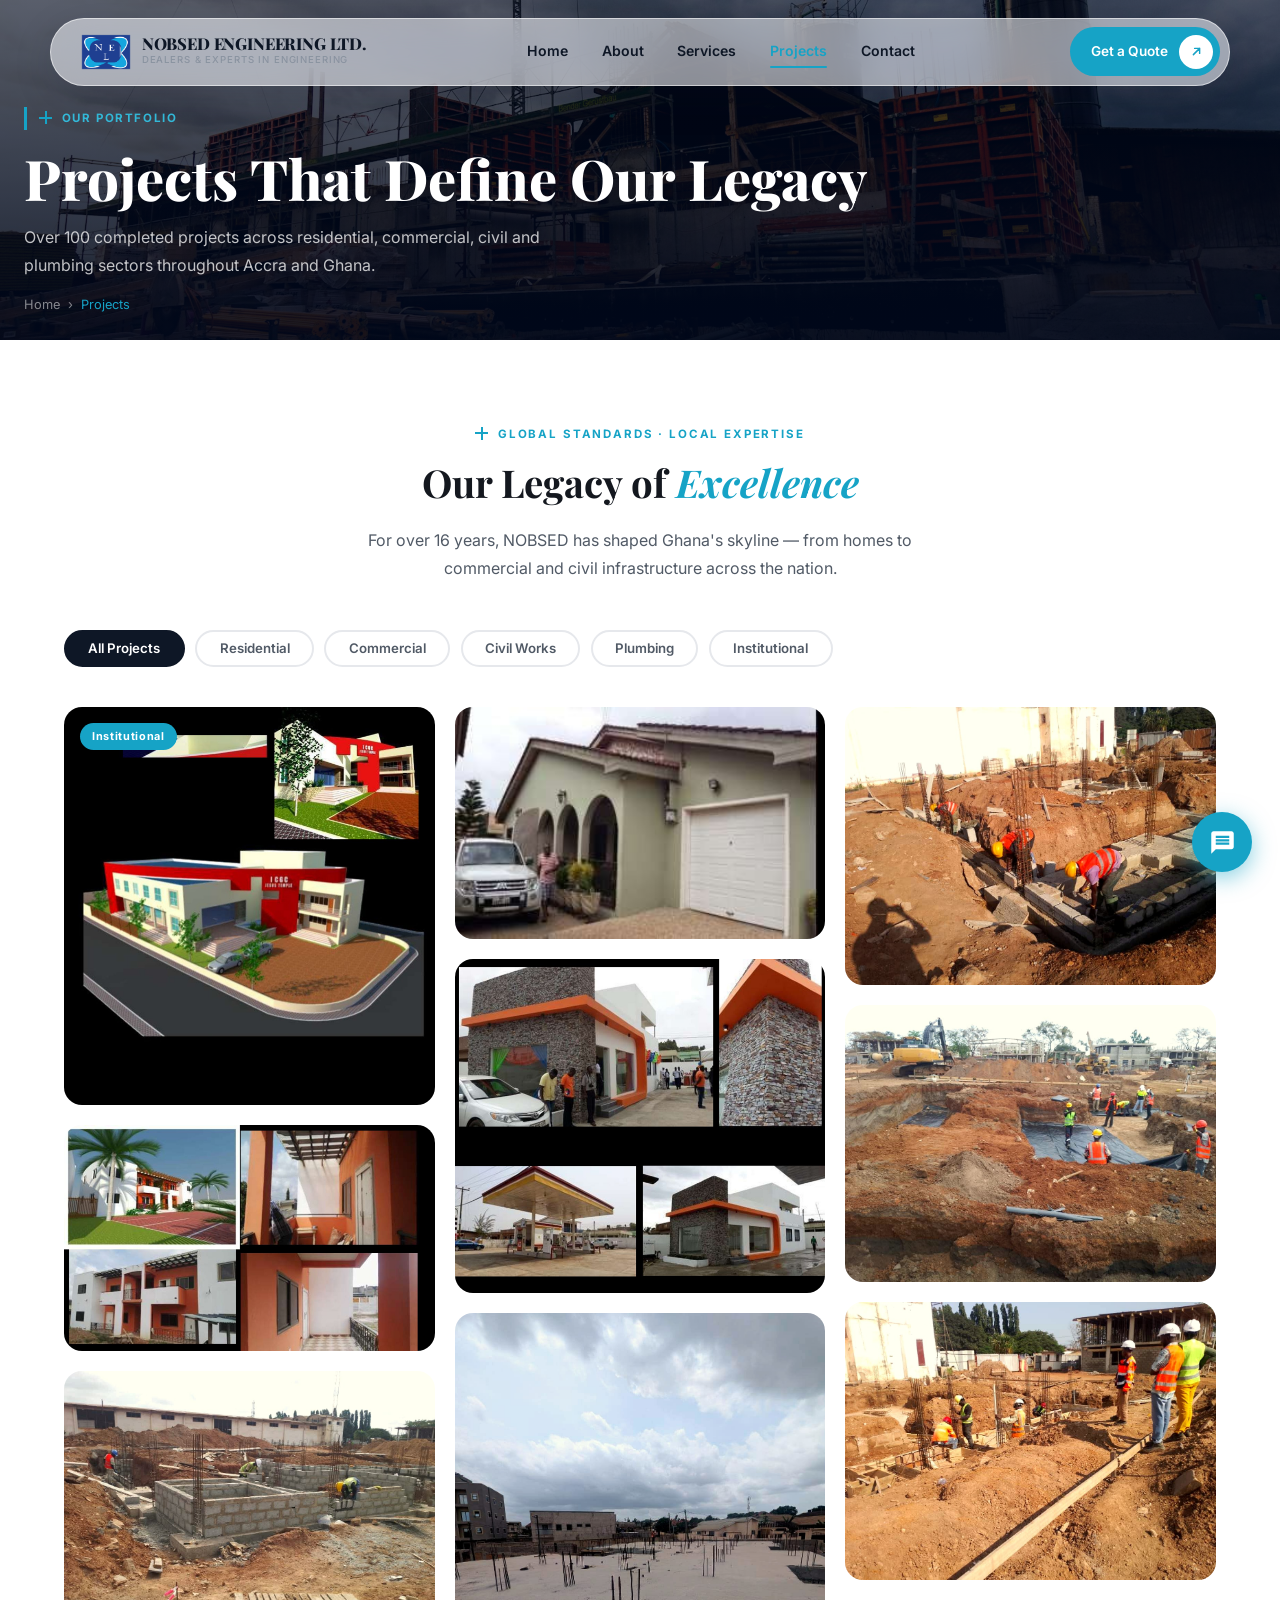
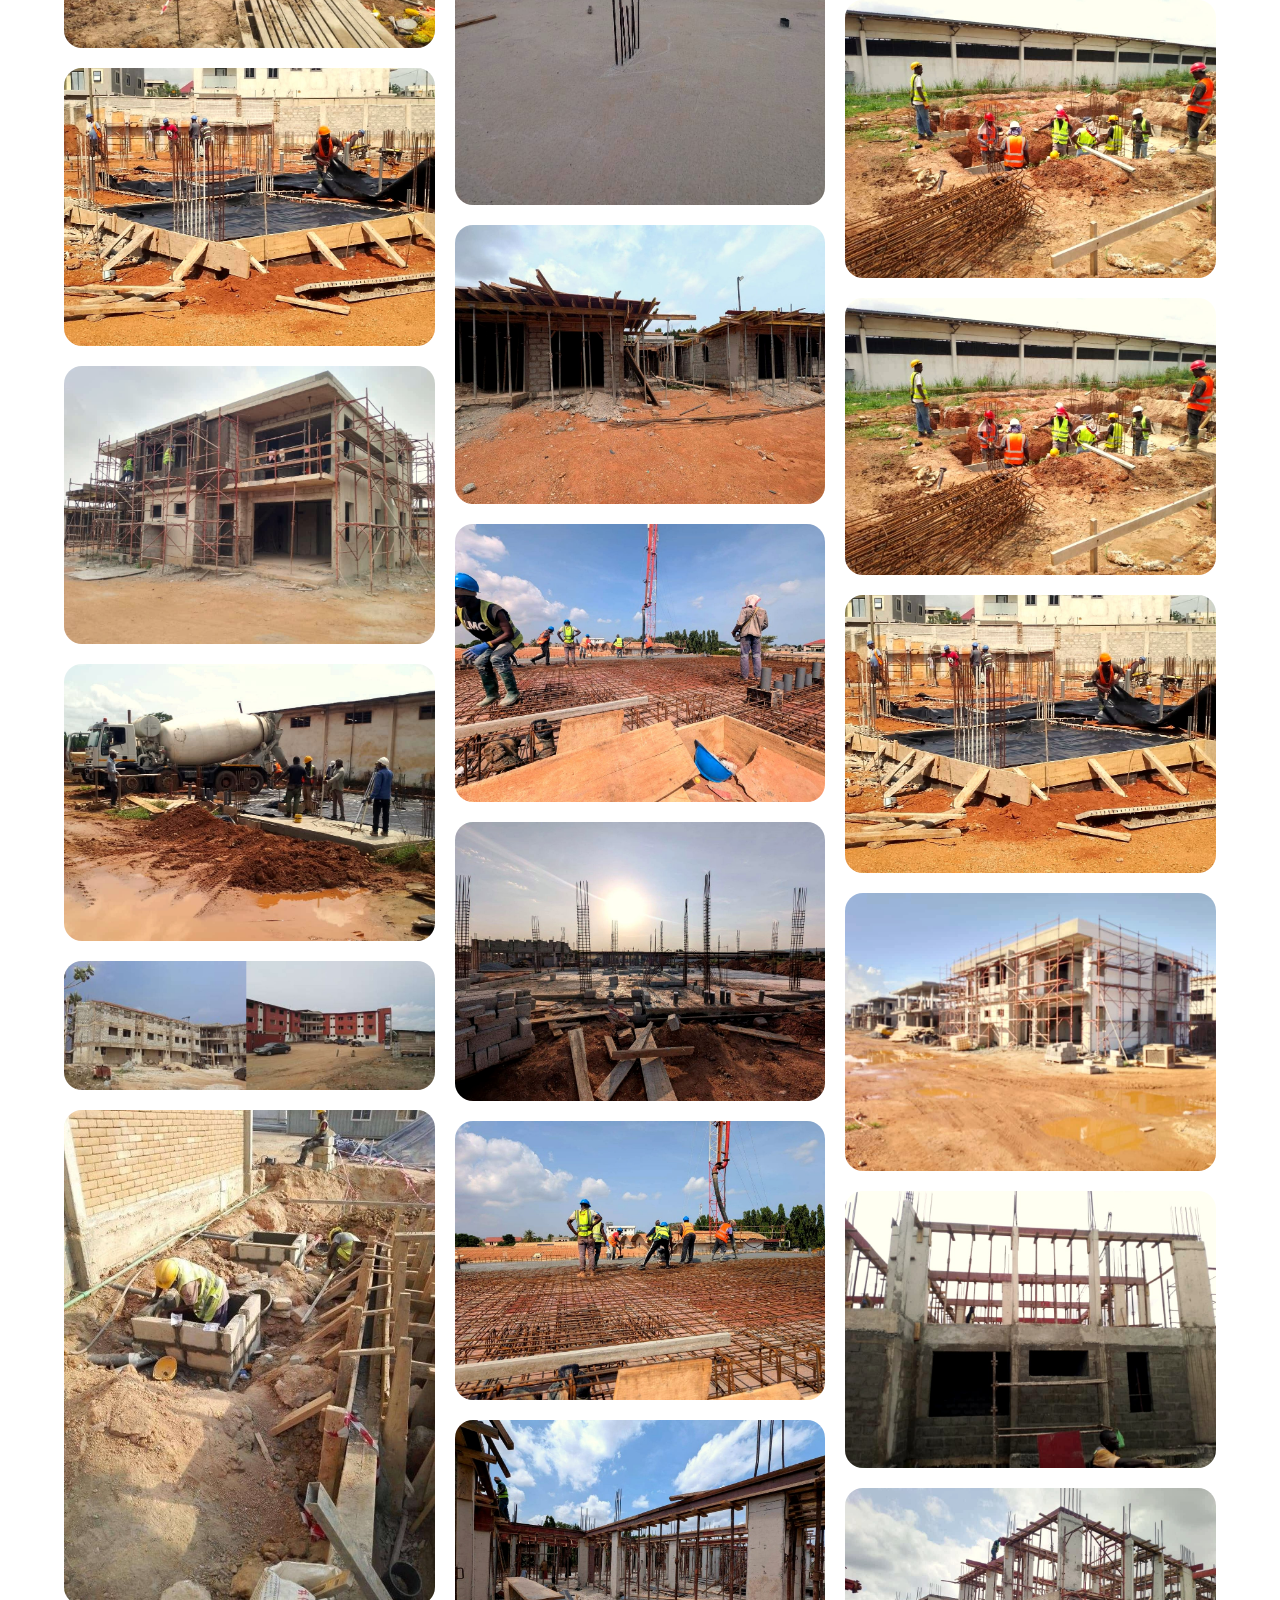
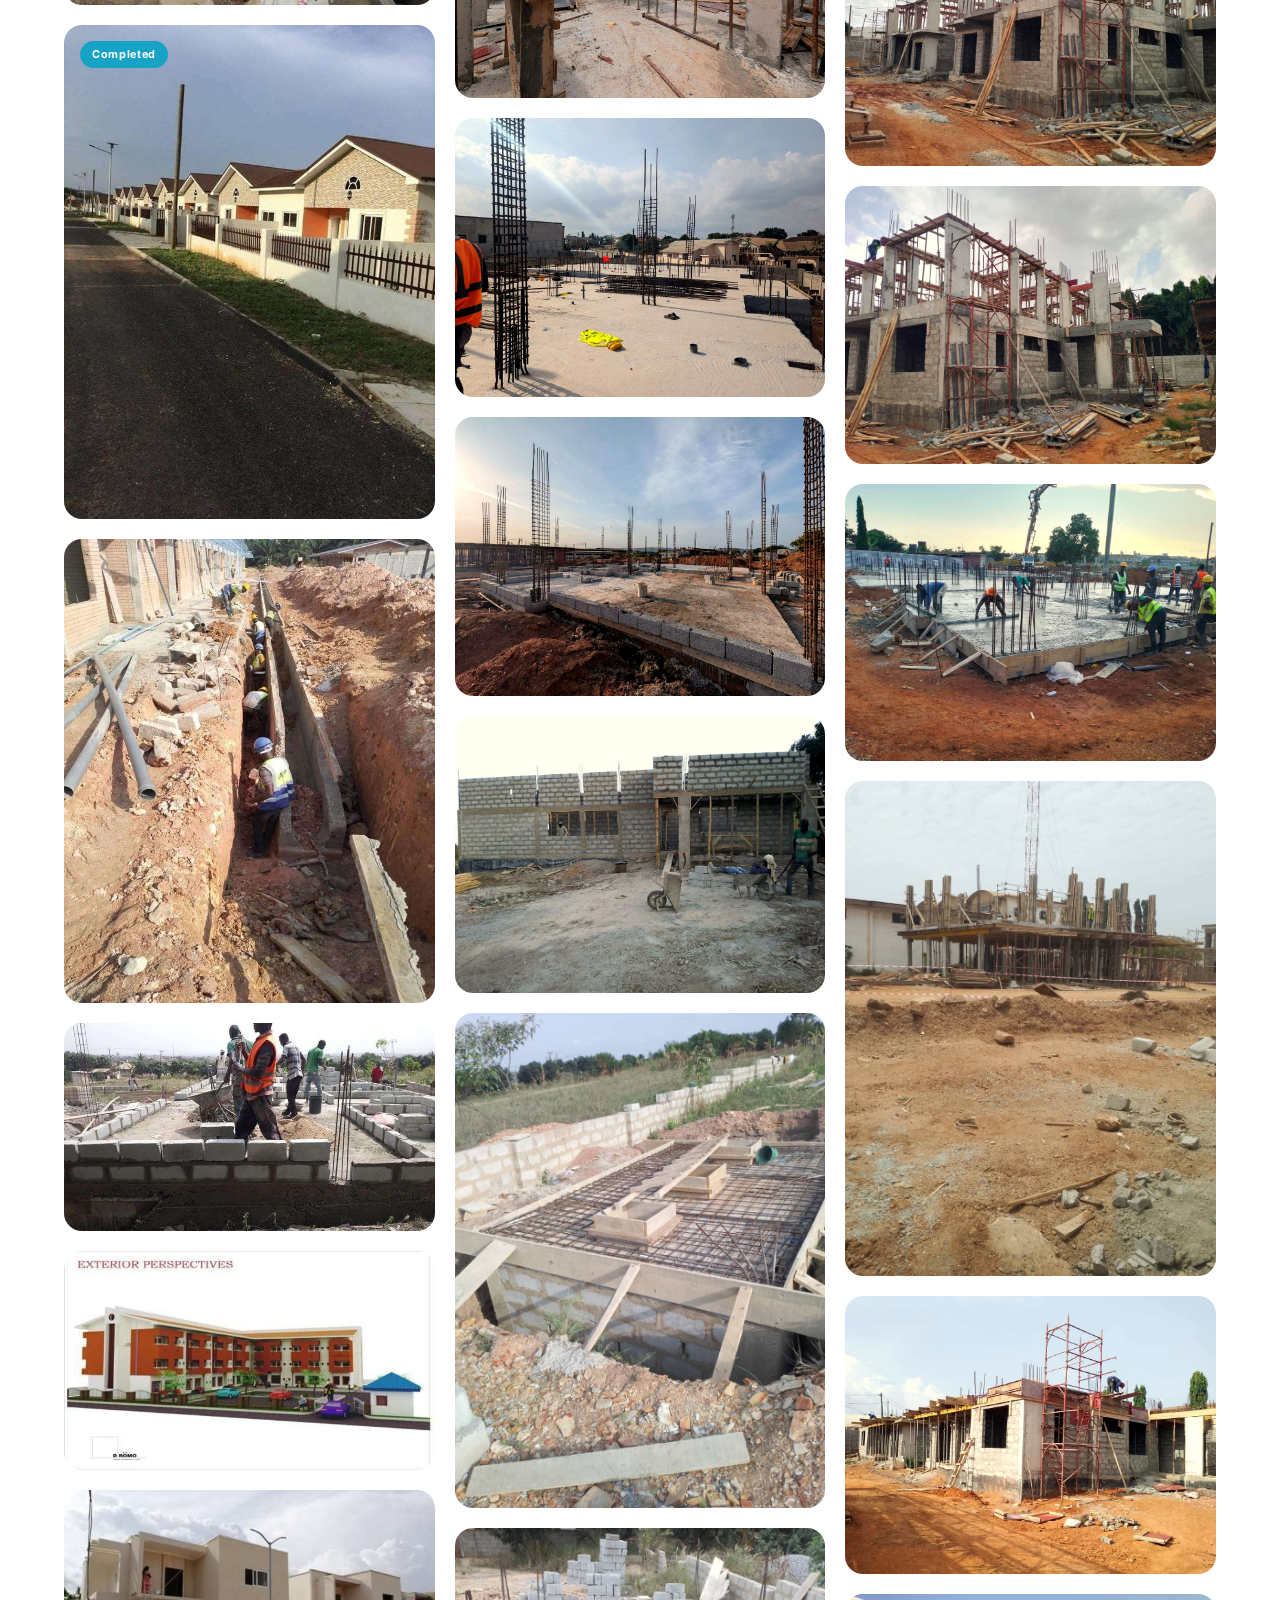
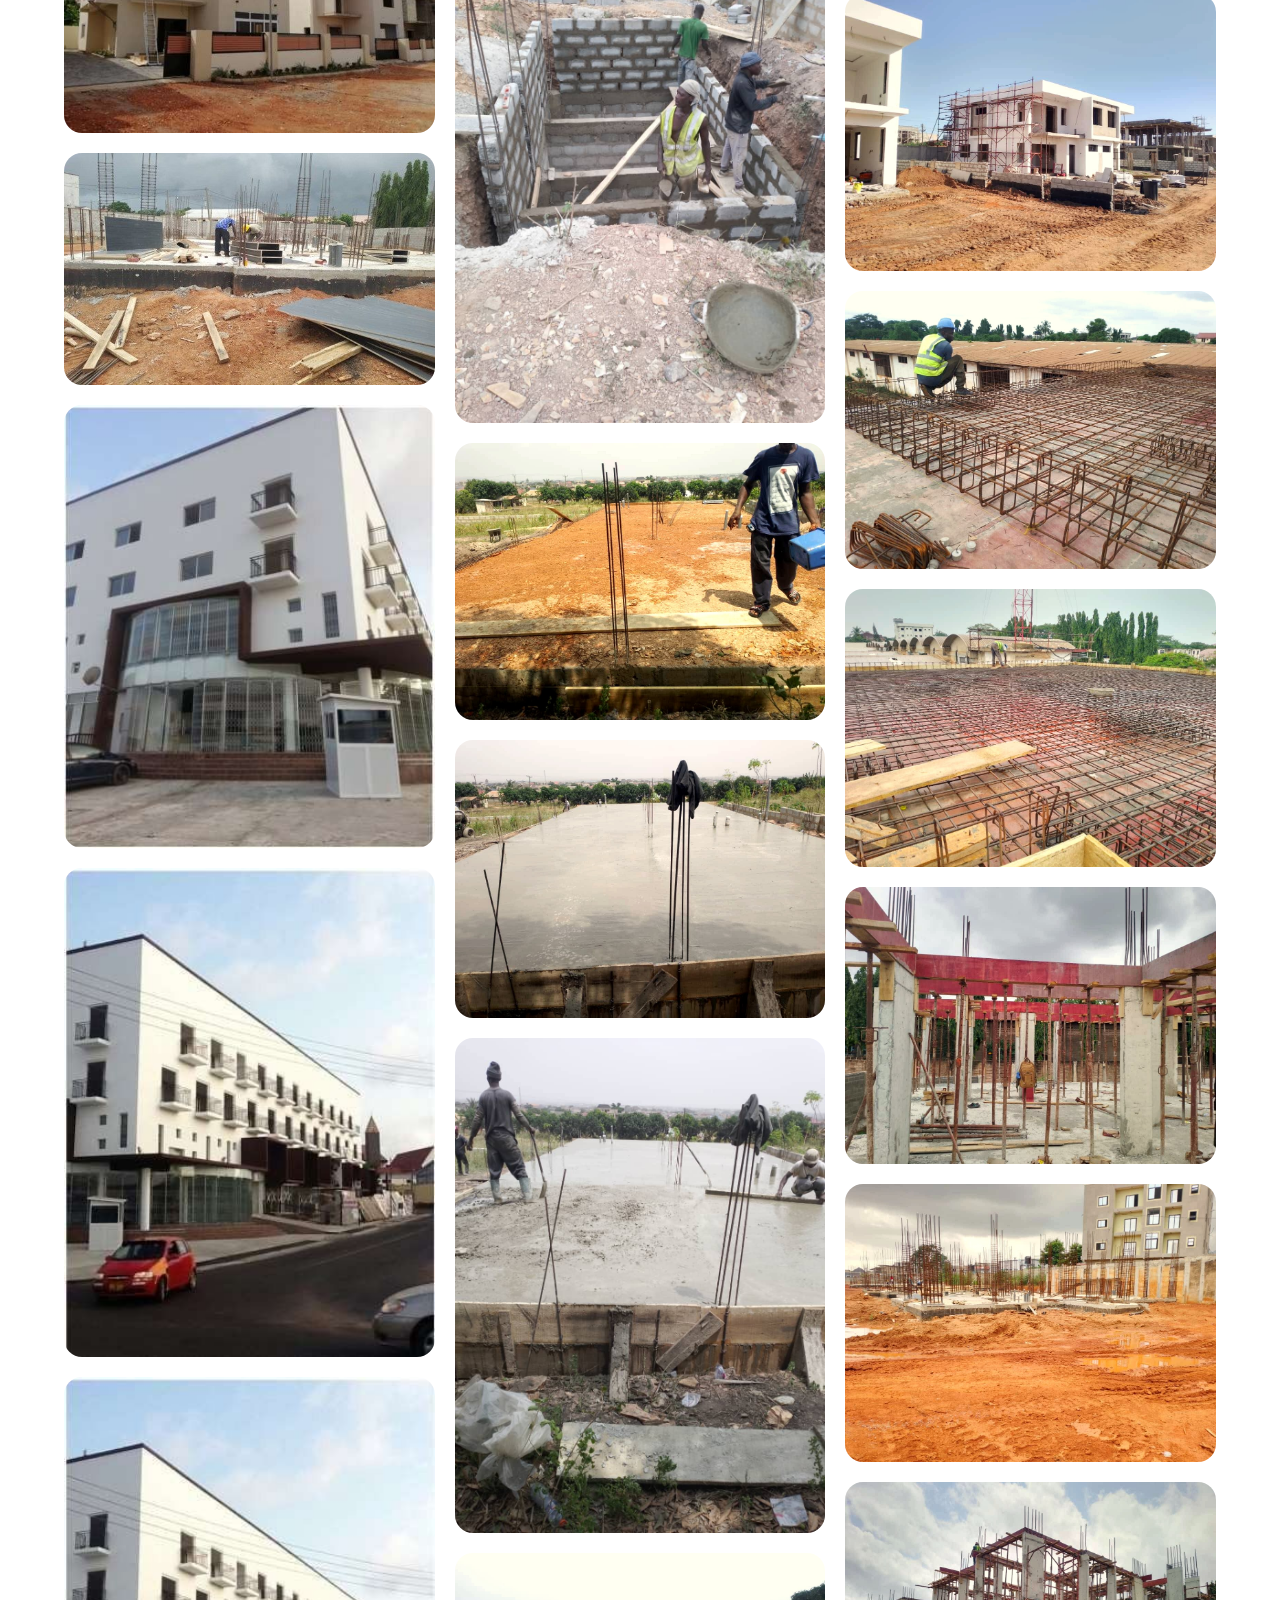
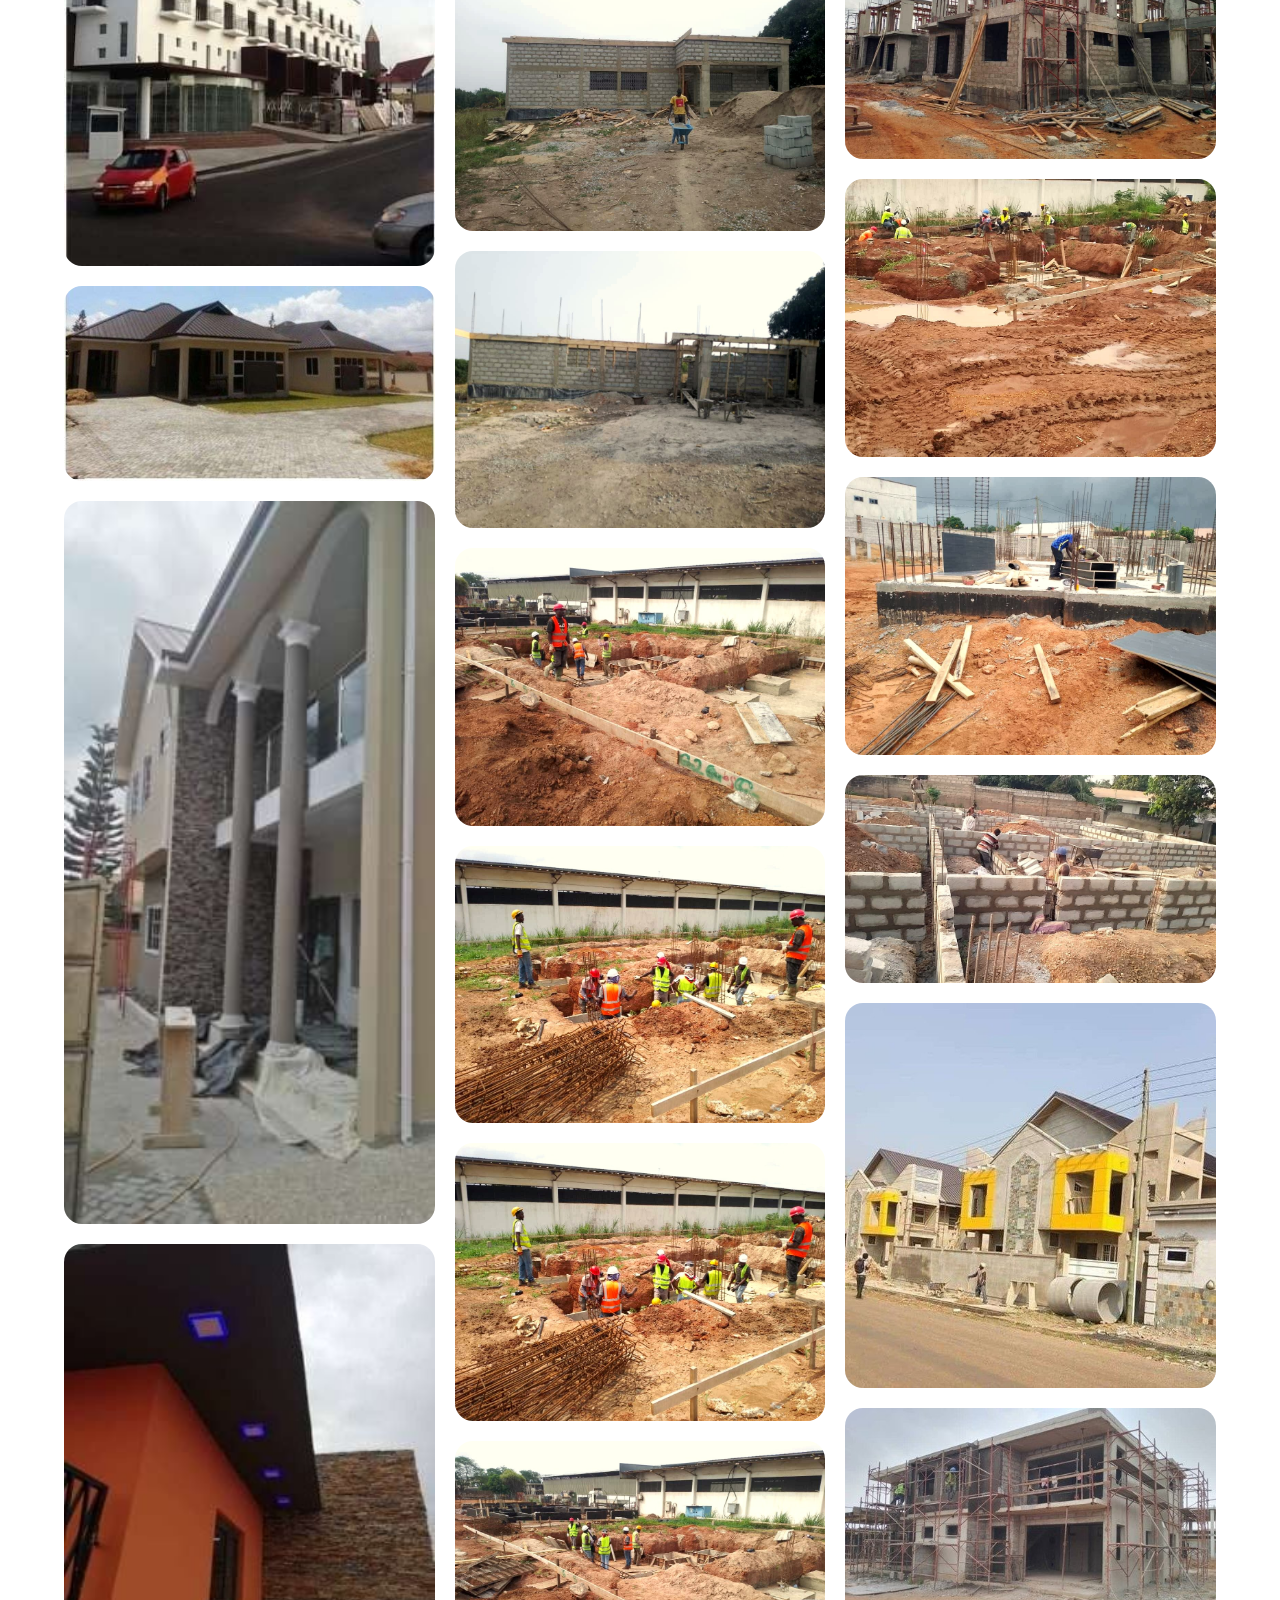
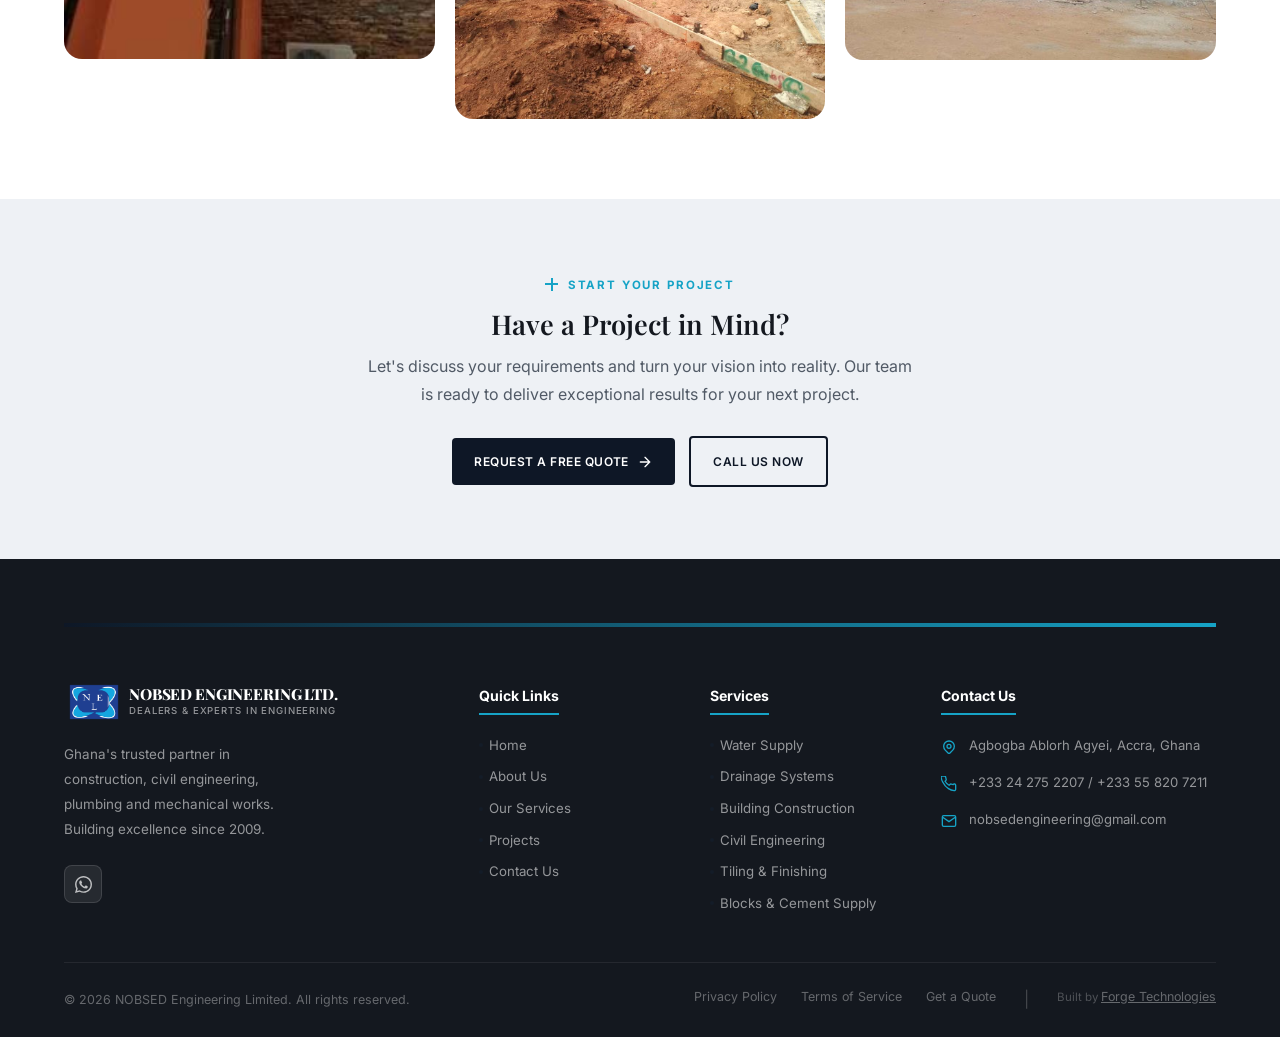
<file: portfolio.html>
<!DOCTYPE html>
<html lang="en">
<head>
<meta charset="UTF-8">
<meta name="viewport" content="width=device-width,initial-scale=1.0">
<title>Projects & Portfolio — NOBSED Engineering Limited</title>
<meta name="description" content="Browse NOBSED Engineering's portfolio of completed residential, commercial and civil engineering projects across Accra, Ghana.">
<link rel="icon" type="image/png" href="images/Logo.png">
<link rel="stylesheet" href="style.css">
<link rel="canonical" href="https://nobsedengineering.com/portfolio">
<style>
/* ── Filter tabs ── */
.filters { display:flex; flex-wrap:wrap; gap:.65rem; margin-bottom:2.5rem; }
.filter-btn { font-family:'Inter',sans-serif; font-size:.83rem; font-weight:600; padding:.55rem 1.4rem; border-radius:100px; border:2px solid var(--border); color:var(--mid); cursor:pointer; transition:var(--t); background:#fff; }
.filter-btn.active { border-color:var(--navy); background:var(--navy); color:#fff; }
.filter-btn:hover { border-color:var(--blue); color:var(--blue); }

/* ── Masonry-style grid ── */
.portfolio-masonry { columns:3; column-gap:1.25rem; }
.pf-item { break-inside:avoid; margin-bottom:1.25rem; border-radius:var(--radius-lg); overflow:hidden; position:relative; cursor:pointer; display:block; }
.pf-item img { width:100%; height:auto; display:block; transition:transform .5s ease; }
.pf-item:hover img { transform:scale(1.04); }
.pf-item-overlay { position:absolute; inset:0; background:linear-gradient(to top,rgba(0,0,0,.88) 0%,rgba(0,0,0,.35) 55%,transparent 100%); opacity:0; transition:var(--t-slow); display:flex; flex-direction:column; justify-content:flex-end; padding:1.5rem; }
.pf-item:hover .pf-item-overlay { opacity:1; }
.pf-item-cat { font-family:'Inter',sans-serif; font-size:.7rem; font-weight:700; color:var(--gold); letter-spacing:.08em; text-transform:uppercase; margin-bottom:.35rem; }
.pf-item-title { font-family:'Inter',sans-serif; font-size:.95rem; font-weight:600; color:#fff; line-height:1.3; }
.pf-item-status { display:inline-flex; align-items:center; gap:.3rem; font-size:.72rem; font-family:'Inter',sans-serif; font-weight:600; margin-top:.4rem; }
.done { color:#16a3c6; }
.ongoing { color:var(--blue-mid); }
.status-dot { width:6px; height:6px; border-radius:50%; background:currentColor; }
.pf-item-label { position:absolute; top:1rem; left:1rem; background:var(--gold); color:#fff; font-family:'Inter',sans-serif; font-size:.68rem; font-weight:700; letter-spacing:.06em; padding:.3rem .75rem; border-radius:100px; }

/* Hidden items */
.pf-item.hidden { display:none; }

/* Full-width CTA band (between projects grid and footer) */
.pf-cta-band { background:var(--green-light); padding:4.5rem 1.5rem; width:100%; }
.pf-cta { max-width:780px; margin:0 auto; text-align:center; }
.pf-cta h3 { font-size:1.7rem; margin-bottom:.75rem; }
.pf-cta p { margin:0 auto 1.75rem; max-width:55ch; }
/* Always horizontal, sized to fit any screen width */
.pf-cta-btns { display:flex; gap:.85rem; justify-content:center; align-items:center; flex-wrap:nowrap; max-width:100%; }
.pf-cta-btns .btn { padding:.85rem 1.4rem; font-size:.75rem; letter-spacing:.04em; white-space:nowrap; flex:0 1 auto; min-width:0; }
.pf-cta-btns .btn svg { flex-shrink:0; }
@media(max-width:400px){ .pf-cta-btns .btn { padding:.72rem .9rem; font-size:.68rem; } }

@media(max-width:900px) { .portfolio-masonry { columns:2; } }
@media(max-width:540px) { .portfolio-masonry { columns:1; } }

/* Mobile & Tablet: overlay always visible (width <= 1024px has no hover) */
@media(max-width:1024px) {
  .pf-item-overlay {
    opacity:1 !important;
    background:linear-gradient(to top, rgba(0,0,0,.88) 0%, rgba(0,0,0,.52) 42%, transparent 100%);
  }
  .pf-item.tapped .pf-item-overlay {
    background:linear-gradient(to top, rgba(0,0,0,.95) 0%, rgba(0,0,0,.78) 60%, rgba(0,0,0,.15) 100%);
  }
  .pf-item.tapped img { transform:scale(1.03); }
}
</style>
  <!-- Open Graph / Social Share -->
  <meta property="og:type" content="website">
  <meta property="og:site_name" content="NOBSED Engineering Ltd">
  <meta property="og:url" content="https://nobsedengineering.com/portfolio">
  <meta property="og:title" content="Projects Portfolio — NOBSED Engineering Ltd">
  <meta property="og:description" content="Browse our completed residential, commercial and civil engineering projects across Greater Accra. 100+ projects delivered since 2009.">
  <meta property="og:image" content="https://nobsedengineering.com/images/og-preview.jpg">
  <meta property="og:image:width" content="1200">
  <meta property="og:image:height" content="630">
  <meta property="og:locale" content="en_GH">
  <!-- Twitter / WhatsApp card -->
  <meta name="twitter:card" content="summary_large_image">
  <meta name="twitter:title" content="Projects Portfolio — NOBSED Engineering Ltd">
  <meta name="twitter:description" content="Browse our completed residential, commercial and civil engineering projects across Greater Accra. 100+ projects delivered since 2009.">
  <meta name="twitter:image" content="https://nobsedengineering.com/images/og-preview.jpg">
</head>
<body>
<nav id="navbar">
  <div class="nav-inner">
    <a href="/" class="nav-logo">
      <img src="images/Logo.png" alt="NOBSED Engineering Logo" class="nav-logo-img">
      <div class="nav-logo-text">
        <span class="nav-logo-name">NOBSED ENGINEERING LTD.</span>
        <span class="nav-logo-sub">Dealers &amp; Experts in Engineering</span>
      </div>
    </a>
    <div class="nav-links">
      <a href="/" class="nav-link">Home</a>
      <a href="about" class="nav-link">About</a>
      <a href="services" class="nav-link">Services</a>
      <a href="portfolio" class="nav-link active">Projects</a>
      <a href="contact" class="nav-link">Contact</a>
    </div>
    <a href="contact" class="nav-cta">Get a Quote<span class="cta-ico"><svg viewBox="0 0 24 24"><path d="M7 17L17 7M9 7h8v8" stroke-linecap="round" stroke-linejoin="round"/></svg></span></a>
    <div class="hamburger" id="hamburger"><span></span><span></span><span></span></div>
  </div>
</nav>
<div class="mobile-nav" id="mobileNav">
  <div class="mobile-nav-logo"><img src="images/Logo.png" alt="NEL Logo"><span>NOBSED Engineering</span></div>
  <span class="mobile-nav-close" id="mobileClose">&times;</span>
  <a href="/">Home</a><a href="about">About Us</a><a href="services">Services</a><a href="portfolio">Projects</a><a href="contact">Contact</a>
  <a href="contact" class="btn btn-gold" style="margin-top:1rem">Get a Free Quote</a>
</div>

<!-- Page Hero -->
<div class="page-hero">
  <div class="page-hero-bg" style="background-image:url('images/page-hero-portfolio.jpg')"></div>
  <div class="page-hero-overlay"></div>
  <div class="container page-hero-content">
    <div class="tag">Our Portfolio</div>
    <h1>Projects That Define Our Legacy</h1>
    <p>Over 100 completed projects across residential, commercial, civil and plumbing sectors throughout Accra and Ghana.</p>
    <div class="breadcrumb"><a href="/">Home</a><span class="breadcrumb-sep">›</span><span class="current">Projects</span></div>
  </div>
</div>

<!-- Portfolio Grid -->
<section class="section">
  <div class="container">
    <div class="sh center reveal" style="max-width:700px;margin:0 auto 3rem;text-align:center">
      <div class="tag" style="display:inline-block;border-left:none;padding:0;margin-bottom:1rem">Global Standards &middot; Local Expertise</div>
      <h2>Our Legacy of <em>Excellence</em></h2>
      <div class="divider" style="margin:1rem auto 1.25rem"></div>
      <p style="margin:0 auto">For over 16 years, NOBSED has shaped Ghana&#39;s skyline &mdash; from homes to commercial and civil infrastructure across the nation.</p>
    </div>

    <div class="filters reveal">
      <button class="filter-btn active" data-filter="all">All Projects</button>
      <button class="filter-btn" data-filter="residential">Residential</button>
      <button class="filter-btn" data-filter="commercial">Commercial</button>
      <button class="filter-btn" data-filter="civil">Civil Works</button>
      <button class="filter-btn" data-filter="plumbing">Plumbing</button>
      <button class="filter-btn" data-filter="church">Institutional</button>
    </div>

    <div class="portfolio-masonry" id="portfolioGrid">
      <div class="pf-item" data-cat="church">
        <div class="pf-item-label">Institutional</div>
        <img src="images/projects/Picture50.jpg" alt="ICGC Jesus Temple project render" loading="lazy">
        <div class="pf-item-overlay">
          <div class="pf-item-cat">Church / Institutional</div>
          <div class="pf-item-title">ICGC Jesus Temple</div>
          <div class="pf-item-status done"><div class="status-dot"></div>Completed · Accra</div>
        </div>
      </div>
      <div class="pf-item" data-cat="residential">
        <img src="images/projects/Picture65.jpg" alt="Orange residential villas with render" loading="lazy">
        <div class="pf-item-overlay">
          <div class="pf-item-cat">Residential</div>
          <div class="pf-item-title">Themed Villa Development</div>
          <div class="pf-item-status done"><div class="status-dot"></div>Completed</div>
        </div>
      </div>
      <div class="pf-item" data-cat="construction">
        <img src="images/projects/n14.jpg" alt="Housing Unit Block Works" loading="lazy">
        <div class="pf-item-overlay">
          <div class="pf-item-cat">Construction</div>
          <div class="pf-item-title">Housing Unit Block Works</div>
          <div class="pf-item-status done"><div class="status-dot"></div>Completed</div>
        </div>
      </div>
      <div class="pf-item" data-cat="civil">
        <img src="images/projects/n24.jpg" alt="Culvert &amp; Drain Works" loading="lazy">
        <div class="pf-item-overlay">
          <div class="pf-item-cat">Civil Works</div>
          <div class="pf-item-title">Culvert &amp; Drain Works</div>
          <div class="pf-item-status done"><div class="status-dot"></div>Completed</div>
        </div>
      </div>
      <div class="pf-item" data-cat="construction">
        <img src="images/projects/n30.jpg" alt="Foundation Columns Set" loading="lazy">
        <div class="pf-item-overlay">
          <div class="pf-item-cat">Construction</div>
          <div class="pf-item-title">Foundation Columns Set</div>
          <div class="pf-item-status done"><div class="status-dot"></div>Completed</div>
        </div>
      </div>
      <div class="pf-item" data-cat="construction">
        <img src="images/projects/n40.jpg" alt="Completed Slab — First Floor" loading="lazy">
        <div class="pf-item-overlay">
          <div class="pf-item-cat">Construction</div>
          <div class="pf-item-title">Completed Slab — First Floor</div>
          <div class="pf-item-status done"><div class="status-dot"></div>Completed</div>
        </div>
      </div>
      <div class="pf-item" data-cat="residential">
        <img src="images/projects/Picture52.jpg" alt="3-storey residential building before and after" loading="lazy">
        <div class="pf-item-overlay">
          <div class="pf-item-cat">Residential</div>
          <div class="pf-item-title">3-Storey Residential Block — Before &amp; After</div>
          <div class="pf-item-status done"><div class="status-dot"></div>Completed</div>
        </div>
      </div>
      <div class="pf-item" data-cat="plumbing">
        <img src="images/projects/Picture5.jpg" alt="Plumbing installation works" loading="lazy">
        <div class="pf-item-overlay">
          <div class="pf-item-cat">Plumbing</div>
          <div class="pf-item-title">Underground Pipe &amp; Junction Works</div>
          <div class="pf-item-status done"><div class="status-dot"></div>Completed</div>
        </div>
      </div>
      <div class="pf-item" data-cat="residential">
        <div class="pf-item-label">Completed</div>
        <img src="images/projects/Picture10.jpg" alt="Residential Estate — completed row of bungalows" loading="lazy">
        <div class="pf-item-overlay">
          <div class="pf-item-cat">Residential</div>
          <div class="pf-item-title">Bungalow Estate Development</div>
          <div class="pf-item-status done"><div class="status-dot"></div>Completed · Accra</div>
        </div>
      </div>
      <div class="pf-item" data-cat="civil">
        <img src="images/projects/Picture1.jpg" alt="Drainage and civil works" loading="lazy">
        <div class="pf-item-overlay">
          <div class="pf-item-cat">Civil Works</div>
          <div class="pf-item-title">Storm Drainage &amp; Retaining Wall</div>
          <div class="pf-item-status done"><div class="status-dot"></div>Completed</div>
        </div>
      </div>
      <div class="pf-item" data-cat="civil">
        <img src="images/projects/Picture45.jpg" alt="Masonry blockwork in progress" loading="lazy">
        <div class="pf-item-overlay">
          <div class="pf-item-cat">Construction</div>
          <div class="pf-item-title">Blockwork &amp; Masonry Works</div>
          <div class="pf-item-status done"><div class="status-dot"></div>Completed</div>
        </div>
      </div>
      <div class="pf-item" data-cat="commercial">
        <img src="images/projects/Picture51.jpg" alt="3-storey institutional building render" loading="lazy">
        <div class="pf-item-overlay">
          <div class="pf-item-cat">Institutional</div>
          <div class="pf-item-title">3-Storey School / Office Block</div>
          <div class="pf-item-status done"><div class="status-dot"></div>Completed</div>
        </div>
      </div>
      <div class="pf-item" data-cat="residential">
        <img src="images/projects/Picture70.jpg" alt="Modern twin-villa residential complex" loading="lazy">
        <div class="pf-item-overlay">
          <div class="pf-item-cat">Residential</div>
          <div class="pf-item-title">Modern Twin-Villa Complex</div>
          <div class="pf-item-status done"><div class="status-dot"></div>Completed</div>
        </div>
      </div>
      <div class="pf-item" data-cat="civil">
        <img src="images/projects/Picture25.jpg" alt="Foundation and slab work" loading="lazy">
        <div class="pf-item-overlay">
          <div class="pf-item-cat">Civil / Foundation</div>
          <div class="pf-item-title">Raft Foundation &amp; Slab Work</div>
          <div class="pf-item-status done"><div class="status-dot"></div>Completed</div>
        </div>
      </div>
      <div class="pf-item" data-cat="commercial">
        <img src="images/projects/Picture56.jpg" alt="Multi-storey building with glass facade" loading="lazy">
        <div class="pf-item-overlay">
          <div class="pf-item-cat">Commercial</div>
          <div class="pf-item-title">Glass Facade Office Block</div>
          <div class="pf-item-status done"><div class="status-dot"></div>Completed</div>
        </div>
      </div>
      <div class="pf-item" data-cat="commercial">
        <img src="images/projects/Picture60.jpg" alt="Multi-storey commercial building" loading="lazy">
        <div class="pf-item-overlay">
          <div class="pf-item-cat">Commercial</div>
          <div class="pf-item-title">Multi-Storey Office &amp; Retail Block</div>
          <div class="pf-item-status done"><div class="status-dot"></div>Completed · Accra</div>
        </div>
      </div>
      <div class="pf-item" data-cat="commercial">
        <img src="images/projects/Picture57.jpg" alt="Large commercial building street view" loading="lazy">
        <div class="pf-item-overlay">
          <div class="pf-item-cat">Commercial</div>
          <div class="pf-item-title">High-Street Commercial Block</div>
          <div class="pf-item-status done"><div class="status-dot"></div>Completed</div>
        </div>
      </div>
      <div class="pf-item" data-cat="residential">
        <img src="images/projects/Picture62.jpg" alt="Neat bungalow with paved driveway" loading="lazy">
        <div class="pf-item-overlay">
          <div class="pf-item-cat">Residential</div>
          <div class="pf-item-title">Bungalow with Paved Driveway</div>
          <div class="pf-item-status done"><div class="status-dot"></div>Completed</div>
        </div>
      </div>
      <div class="pf-item" data-cat="residential">
        <img src="images/projects/Picture71.jpg" alt="House with columns and stone cladding" loading="lazy">
        <div class="pf-item-overlay">
          <div class="pf-item-cat">Residential</div>
          <div class="pf-item-title">Executive Residence with Colonnade</div>
          <div class="pf-item-status done"><div class="status-dot"></div>Completed</div>
        </div>
      </div>
      <div class="pf-item" data-cat="commercial">
        <img src="images/projects/Picture80.jpg" alt="Stone cladding and LED architectural lighting" loading="lazy">
        <div class="pf-item-overlay">
          <div class="pf-item-cat">Architectural Finishing</div>
          <div class="pf-item-title">Stone Cladding &amp; LED Feature Lighting</div>
          <div class="pf-item-status done"><div class="status-dot"></div>Completed</div>
        </div>
      </div>
      <div class="pf-item" data-cat="residential">
        <img src="images/projects/Picture75.jpg" alt="Completed bungalow with garage" loading="lazy">
        <div class="pf-item-overlay">
          <div class="pf-item-cat">Residential</div>
          <div class="pf-item-title">Executive Bungalow with Garage</div>
          <div class="pf-item-status done"><div class="status-dot"></div>Completed</div>
        </div>
      </div>
      <div class="pf-item" data-cat="commercial">
        <img src="images/projects/Picture55.jpg" alt="Shell petrol station and commercial building" loading="lazy">
        <div class="pf-item-overlay">
          <div class="pf-item-cat">Commercial</div>
          <div class="pf-item-title">Commercial Service Station &amp; Retail</div>
          <div class="pf-item-status done"><div class="status-dot"></div>Completed</div>
        </div>
      </div>
      <div class="pf-item" data-cat="construction">
        <img src="images/projects/n46.jpg" alt="Concrete Casting Works" loading="lazy">
        <div class="pf-item-overlay">
          <div class="pf-item-cat">Construction</div>
          <div class="pf-item-title">Concrete Casting Works</div>
          <div class="pf-item-status ongoing"><div class="status-dot"></div>Ongoing</div>
        </div>
      </div>
      <div class="pf-item" data-cat="construction">
        <img src="images/projects/n44.jpg" alt="Civil Engineering Site Works" loading="lazy">
        <div class="pf-item-overlay">
          <div class="pf-item-cat">Construction</div>
          <div class="pf-item-title">Civil Engineering Site Works</div>
          <div class="pf-item-status ongoing"><div class="status-dot"></div>Ongoing</div>
        </div>
      </div>
      <div class="pf-item" data-cat="construction">
        <img src="images/projects/n45.jpg" alt="Active Building Construction" loading="lazy">
        <div class="pf-item-overlay">
          <div class="pf-item-cat">Construction</div>
          <div class="pf-item-title">Active Building Construction</div>
          <div class="pf-item-status ongoing"><div class="status-dot"></div>Ongoing</div>
        </div>
      </div>
      <div class="pf-item" data-cat="construction">
        <img src="images/projects/n47.jpg" alt="Structural Foundation — Commercial" loading="lazy">
        <div class="pf-item-overlay">
          <div class="pf-item-cat">Construction</div>
          <div class="pf-item-title">Structural Foundation — Commercial</div>
          <div class="pf-item-status ongoing"><div class="status-dot"></div>Ongoing</div>
        </div>
      </div>
      <div class="pf-item" data-cat="construction">
        <img src="images/projects/n48.jpg" alt="Block Masonry Works" loading="lazy">
        <div class="pf-item-overlay">
          <div class="pf-item-cat">Construction</div>
          <div class="pf-item-title">Block Masonry Works</div>
          <div class="pf-item-status ongoing"><div class="status-dot"></div>Ongoing</div>
        </div>
      </div>
      <div class="pf-item" data-cat="civil">
        <img src="images/projects/n49.jpg" alt="Civil &amp; Structural Works" loading="lazy">
        <div class="pf-item-overlay">
          <div class="pf-item-cat">Civil Works</div>
          <div class="pf-item-title">Civil &amp; Structural Works</div>
          <div class="pf-item-status ongoing"><div class="status-dot"></div>Ongoing</div>
        </div>
      </div>
      <div class="pf-item" data-cat="construction">
        <img src="images/projects/n50.jpg" alt="Foundation &amp; Ground Works" loading="lazy">
        <div class="pf-item-overlay">
          <div class="pf-item-cat">Construction</div>
          <div class="pf-item-title">Foundation &amp; Ground Works</div>
          <div class="pf-item-status ongoing"><div class="status-dot"></div>Ongoing</div>
        </div>
      </div>
      <div class="pf-item" data-cat="construction">
        <img src="images/projects/n51.jpg" alt="Site Construction — Ongoing" loading="lazy">
        <div class="pf-item-overlay">
          <div class="pf-item-cat">Construction</div>
          <div class="pf-item-title">Site Construction — Ongoing</div>
          <div class="pf-item-status ongoing"><div class="status-dot"></div>Ongoing</div>
        </div>
      </div>
      <div class="pf-item" data-cat="construction">
        <img src="images/projects/n01.jpg" alt="Block Wall Construction Works" loading="lazy">
        <div class="pf-item-overlay">
          <div class="pf-item-cat">Construction</div>
          <div class="pf-item-title">Block Wall Construction Works</div>
          <div class="pf-item-status ongoing"><div class="status-dot"></div>Ongoing</div>
        </div>
      </div>
      <div class="pf-item" data-cat="construction">
        <img src="images/projects/n02.jpg" alt="Foundation Excavation &amp; Setting Out" loading="lazy">
        <div class="pf-item-overlay">
          <div class="pf-item-cat">Construction</div>
          <div class="pf-item-title">Foundation Excavation &amp; Setting Out</div>
          <div class="pf-item-status ongoing"><div class="status-dot"></div>Ongoing</div>
        </div>
      </div>
      <div class="pf-item" data-cat="civil">
        <img src="images/projects/n03.jpg" alt="Site Preparation — Civil Works" loading="lazy">
        <div class="pf-item-overlay">
          <div class="pf-item-cat">Civil Works</div>
          <div class="pf-item-title">Site Preparation — Civil Works</div>
          <div class="pf-item-status ongoing"><div class="status-dot"></div>Ongoing</div>
        </div>
      </div>
      <div class="pf-item" data-cat="construction">
        <img src="images/projects/n04.jpg" alt="Residential Building in Progress" loading="lazy">
        <div class="pf-item-overlay">
          <div class="pf-item-cat">Construction</div>
          <div class="pf-item-title">Residential Building in Progress</div>
          <div class="pf-item-status ongoing"><div class="status-dot"></div>Ongoing</div>
        </div>
      </div>
      <div class="pf-item" data-cat="civil">
        <img src="images/projects/n07.jpg" alt="Reinforced Concrete Column Works" loading="lazy">
        <div class="pf-item-overlay">
          <div class="pf-item-cat">Civil Works</div>
          <div class="pf-item-title">Reinforced Concrete Column Works</div>
          <div class="pf-item-status ongoing"><div class="status-dot"></div>Ongoing</div>
        </div>
      </div>
      <div class="pf-item" data-cat="construction">
        <img src="images/projects/n08.jpg" alt="Building Construction — Masonry Stage" loading="lazy">
        <div class="pf-item-overlay">
          <div class="pf-item-cat">Construction</div>
          <div class="pf-item-title">Building Construction — Masonry Stage</div>
          <div class="pf-item-status ongoing"><div class="status-dot"></div>Ongoing</div>
        </div>
      </div>
      <div class="pf-item" data-cat="construction">
        <img src="images/projects/n09.jpg" alt="Drainage Channel Construction" loading="lazy">
        <div class="pf-item-overlay">
          <div class="pf-item-cat">Construction</div>
          <div class="pf-item-title">Drainage Channel Construction</div>
          <div class="pf-item-status ongoing"><div class="status-dot"></div>Ongoing</div>
        </div>
      </div>
      <div class="pf-item" data-cat="construction">
        <img src="images/projects/n12.jpg" alt="Foundation Slab Preparation" loading="lazy">
        <div class="pf-item-overlay">
          <div class="pf-item-cat">Construction</div>
          <div class="pf-item-title">Foundation Slab Preparation</div>
          <div class="pf-item-status ongoing"><div class="status-dot"></div>Ongoing</div>
        </div>
      </div>
      <div class="pf-item" data-cat="civil">
        <img src="images/projects/n13.jpg" alt="Civil Works — Steel Reinforcement" loading="lazy">
        <div class="pf-item-overlay">
          <div class="pf-item-cat">Civil Works</div>
          <div class="pf-item-title">Civil Works — Steel Reinforcement</div>
          <div class="pf-item-status ongoing"><div class="status-dot"></div>Ongoing</div>
        </div>
      </div>
      <div class="pf-item" data-cat="construction">
        <img src="images/projects/n15.jpg" alt="Ground Floor Slab Casting" loading="lazy">
        <div class="pf-item-overlay">
          <div class="pf-item-cat">Construction</div>
          <div class="pf-item-title">Ground Floor Slab Casting</div>
          <div class="pf-item-status ongoing"><div class="status-dot"></div>Ongoing</div>
        </div>
      </div>
      <div class="pf-item" data-cat="construction">
        <img src="images/projects/n16.jpg" alt="Residential Construction — Early Stage" loading="lazy">
        <div class="pf-item-overlay">
          <div class="pf-item-cat">Construction</div>
          <div class="pf-item-title">Residential Construction — Early Stage</div>
          <div class="pf-item-status ongoing"><div class="status-dot"></div>Ongoing</div>
        </div>
      </div>
      <div class="pf-item" data-cat="civil">
        <img src="images/projects/n17.jpg" alt="Site Formation &amp; Earthworks" loading="lazy">
        <div class="pf-item-overlay">
          <div class="pf-item-cat">Civil Works</div>
          <div class="pf-item-title">Site Formation &amp; Earthworks</div>
          <div class="pf-item-status ongoing"><div class="status-dot"></div>Ongoing</div>
        </div>
      </div>
      <div class="pf-item" data-cat="construction">
        <img src="images/projects/n18.jpg" alt="Column &amp; Beam Works" loading="lazy">
        <div class="pf-item-overlay">
          <div class="pf-item-cat">Construction</div>
          <div class="pf-item-title">Column &amp; Beam Works</div>
          <div class="pf-item-status ongoing"><div class="status-dot"></div>Ongoing</div>
        </div>
      </div>
      <div class="pf-item" data-cat="construction">
        <img src="images/projects/n19.jpg" alt="Foundation Raft Construction" loading="lazy">
        <div class="pf-item-overlay">
          <div class="pf-item-cat">Construction</div>
          <div class="pf-item-title">Foundation Raft Construction</div>
          <div class="pf-item-status ongoing"><div class="status-dot"></div>Ongoing</div>
        </div>
      </div>
      <div class="pf-item" data-cat="construction">
        <img src="images/projects/n20.jpg" alt="Block Work — Residential Estate" loading="lazy">
        <div class="pf-item-overlay">
          <div class="pf-item-cat">Construction</div>
          <div class="pf-item-title">Block Work — Residential Estate</div>
          <div class="pf-item-status ongoing"><div class="status-dot"></div>Ongoing</div>
        </div>
      </div>
      <div class="pf-item" data-cat="civil">
        <img src="images/projects/n21.jpg" alt="Civil Engineering — Foundation" loading="lazy">
        <div class="pf-item-overlay">
          <div class="pf-item-cat">Civil Works</div>
          <div class="pf-item-title">Civil Engineering — Foundation</div>
          <div class="pf-item-status ongoing"><div class="status-dot"></div>Ongoing</div>
        </div>
      </div>
      <div class="pf-item" data-cat="construction">
        <img src="images/projects/n22.jpg" alt="Multi-Unit Construction Site" loading="lazy">
        <div class="pf-item-overlay">
          <div class="pf-item-cat">Construction</div>
          <div class="pf-item-title">Multi-Unit Construction Site</div>
          <div class="pf-item-status ongoing"><div class="status-dot"></div>Ongoing</div>
        </div>
      </div>
      <div class="pf-item" data-cat="construction">
        <img src="images/projects/n23.jpg" alt="Masonry &amp; Block Works" loading="lazy">
        <div class="pf-item-overlay">
          <div class="pf-item-cat">Construction</div>
          <div class="pf-item-title">Masonry &amp; Block Works</div>
          <div class="pf-item-status ongoing"><div class="status-dot"></div>Ongoing</div>
        </div>
      </div>
      <div class="pf-item" data-cat="construction">
        <img src="images/projects/n25.jpg" alt="Residential Building Frame" loading="lazy">
        <div class="pf-item-overlay">
          <div class="pf-item-cat">Construction</div>
          <div class="pf-item-title">Residential Building Frame</div>
          <div class="pf-item-status ongoing"><div class="status-dot"></div>Ongoing</div>
        </div>
      </div>
      <div class="pf-item" data-cat="construction">
        <img src="images/projects/n26.jpg" alt="Reinforced Foundation Works" loading="lazy">
        <div class="pf-item-overlay">
          <div class="pf-item-cat">Construction</div>
          <div class="pf-item-title">Reinforced Foundation Works</div>
          <div class="pf-item-status ongoing"><div class="status-dot"></div>Ongoing</div>
        </div>
      </div>
      <div class="pf-item" data-cat="construction">
        <img src="images/projects/n27.jpg" alt="Block Setting &amp; Mortar" loading="lazy">
        <div class="pf-item-overlay">
          <div class="pf-item-cat">Construction</div>
          <div class="pf-item-title">Block Setting &amp; Mortar</div>
          <div class="pf-item-status ongoing"><div class="status-dot"></div>Ongoing</div>
        </div>
      </div>
      <div class="pf-item" data-cat="construction">
        <img src="images/projects/n28.jpg" alt="Construction Site — Active Works" loading="lazy">
        <div class="pf-item-overlay">
          <div class="pf-item-cat">Construction</div>
          <div class="pf-item-title">Construction Site — Active Works</div>
          <div class="pf-item-status ongoing"><div class="status-dot"></div>Ongoing</div>
        </div>
      </div>
      <div class="pf-item" data-cat="civil">
        <img src="images/projects/n29.jpg" alt="Slab Casting in Progress" loading="lazy">
        <div class="pf-item-overlay">
          <div class="pf-item-cat">Civil Works</div>
          <div class="pf-item-title">Slab Casting in Progress</div>
          <div class="pf-item-status ongoing"><div class="status-dot"></div>Ongoing</div>
        </div>
      </div>
      <div class="pf-item" data-cat="construction">
        <img src="images/projects/n31.jpg" alt="Residential Estate Block Works" loading="lazy">
        <div class="pf-item-overlay">
          <div class="pf-item-cat">Construction</div>
          <div class="pf-item-title">Residential Estate Block Works</div>
          <div class="pf-item-status ongoing"><div class="status-dot"></div>Ongoing</div>
        </div>
      </div>
      <div class="pf-item" data-cat="construction">
        <img src="images/projects/n32.jpg" alt="Concrete Pour — Ground Slab" loading="lazy">
        <div class="pf-item-overlay">
          <div class="pf-item-cat">Construction</div>
          <div class="pf-item-title">Concrete Pour — Ground Slab</div>
          <div class="pf-item-status ongoing"><div class="status-dot"></div>Ongoing</div>
        </div>
      </div>
      <div class="pf-item" data-cat="construction">
        <img src="images/projects/n33.jpg" alt="Civil Site Preparation" loading="lazy">
        <div class="pf-item-overlay">
          <div class="pf-item-cat">Construction</div>
          <div class="pf-item-title">Civil Site Preparation</div>
          <div class="pf-item-status ongoing"><div class="status-dot"></div>Ongoing</div>
        </div>
      </div>
      <div class="pf-item" data-cat="civil">
        <img src="images/projects/n35.jpg" alt="Steel &amp; Concrete Civil Works" loading="lazy">
        <div class="pf-item-overlay">
          <div class="pf-item-cat">Civil Works</div>
          <div class="pf-item-title">Steel &amp; Concrete Civil Works</div>
          <div class="pf-item-status ongoing"><div class="status-dot"></div>Ongoing</div>
        </div>
      </div>
      <div class="pf-item" data-cat="construction">
        <img src="images/projects/n36.jpg" alt="Building Works in Progress" loading="lazy">
        <div class="pf-item-overlay">
          <div class="pf-item-cat">Construction</div>
          <div class="pf-item-title">Building Works in Progress</div>
          <div class="pf-item-status ongoing"><div class="status-dot"></div>Ongoing</div>
        </div>
      </div>
      <div class="pf-item" data-cat="construction">
        <img src="images/projects/n37.jpg" alt="Block Laying — Commercial Project" loading="lazy">
        <div class="pf-item-overlay">
          <div class="pf-item-cat">Construction</div>
          <div class="pf-item-title">Block Laying — Commercial Project</div>
          <div class="pf-item-status ongoing"><div class="status-dot"></div>Ongoing</div>
        </div>
      </div>
      <div class="pf-item" data-cat="construction">
        <img src="images/projects/n38.jpg" alt="Workers on Active Construction Site" loading="lazy">
        <div class="pf-item-overlay">
          <div class="pf-item-cat">Construction</div>
          <div class="pf-item-title">Workers on Active Construction Site</div>
          <div class="pf-item-status ongoing"><div class="status-dot"></div>Ongoing</div>
        </div>
      </div>
      <div class="pf-item" data-cat="civil">
        <img src="images/projects/n39.jpg" alt="Drainage &amp; Foundation Works" loading="lazy">
        <div class="pf-item-overlay">
          <div class="pf-item-cat">Civil Works</div>
          <div class="pf-item-title">Drainage &amp; Foundation Works</div>
          <div class="pf-item-status ongoing"><div class="status-dot"></div>Ongoing</div>
        </div>
      </div>
      <div class="pf-item" data-cat="construction">
        <img src="images/projects/n41.jpg" alt="Construction Team on Site" loading="lazy">
        <div class="pf-item-overlay">
          <div class="pf-item-cat">Construction</div>
          <div class="pf-item-title">Construction Team on Site</div>
          <div class="pf-item-status ongoing"><div class="status-dot"></div>Ongoing</div>
        </div>
      </div>
      <div class="pf-item" data-cat="civil">
        <img src="images/projects/n43.jpg" alt="Residential Unit Frame — Block Stage" loading="lazy">
        <div class="pf-item-overlay">
          <div class="pf-item-cat">Civil Works</div>
          <div class="pf-item-title">Residential Unit Frame — Block Stage</div>
          <div class="pf-item-status ongoing"><div class="status-dot"></div>Ongoing</div>
        </div>
      </div>
      <div class="pf-item" data-cat="construction">
        <img src="images/projects/n42.jpg" alt="Foundation Reinforcement Works" loading="lazy">
        <div class="pf-item-overlay">
          <div class="pf-item-cat">Construction</div>
          <div class="pf-item-title">Foundation Reinforcement Works</div>
          <div class="pf-item-status ongoing"><div class="status-dot"></div>Ongoing</div>
        </div>
      </div>
      <div class="pf-item" data-cat="residential">
        <img src="images/projects/Picture12.jpg" alt="Housing estate construction with yellow accents" loading="lazy">
        <div class="pf-item-overlay">
          <div class="pf-item-cat">Residential</div>
          <div class="pf-item-title">Gated Housing Estate Development</div>
          <div class="pf-item-status ongoing"><div class="status-dot"></div>Ongoing</div>
        </div>
      </div>
      <div class="pf-item" data-cat="residential">
        <img src="images/projects/Picture20.jpg" alt="Multi-storey building under construction with scaffolding" loading="lazy">
        <div class="pf-item-overlay">
          <div class="pf-item-cat">Residential</div>
          <div class="pf-item-title">3-Storey Duplex — In Progress</div>
          <div class="pf-item-status ongoing"><div class="status-dot"></div>Ongoing</div>
        </div>
      </div>
    </div>
  </div>
</section>

<!-- Full-width CTA band between projects and footer -->
<section class="pf-cta-band">
  <div class="pf-cta reveal">
    <div class="tag">Start Your Project</div>
    <h3>Have a Project in Mind?</h3>
    <p>Let's discuss your requirements and turn your vision into reality. Our team is ready to deliver exceptional results for your next project.</p>
    <div class="pf-cta-btns">
      <a href="contact" class="btn btn-primary">Request a Free Quote
        <svg width="16" height="16" viewBox="0 0 24 24" fill="none"><path d="M5 12h14M12 5l7 7-7 7" stroke="#fff" stroke-width="2" stroke-linecap="round"/></svg>
      </a>
      <a href="contact" class="btn btn-outline">Call Us Now</a>
    </div>
  </div>
</section>

<!-- Footer (shared) -->
<footer>
  <div class="container">
    <div class="footer-accent-bar"></div>
    <div class="footer-top">
      <div class="footer-brand">
        <a href="/" class="nav-logo" style="margin-bottom:1.25rem">
          <img src="images/Logo.png" alt="NEL Logo" class="nav-logo-img">
          <div class="nav-logo-text"><span class="nav-logo-name">NOBSED ENGINEERING LTD.</span><span class="nav-logo-sub">Dealers &amp; Experts in Engineering</span></div>
        </a>
        <p>Ghana's trusted partner in construction, civil engineering, plumbing and mechanical works. Building excellence since 2009.</p>
        <div class="footer-social">
          <a href="https://wa.me/233242752207" class="social-btn" aria-label="WhatsApp" target="_blank" rel="noopener"><svg viewBox="0 0 24 24"><path d="M17.472 14.382c-.297-.149-1.758-.867-2.03-.967-.273-.099-.471-.148-.67.15-.197.297-.767.966-.94 1.164-.173.199-.347.223-.644.075-.297-.15-1.255-.463-2.39-1.475-.883-.788-1.48-1.761-1.653-2.059-.173-.297-.018-.458.13-.606.134-.133.298-.347.446-.52.149-.174.198-.298.298-.497.099-.198.05-.371-.025-.52-.075-.149-.669-1.612-.916-2.207-.242-.579-.487-.5-.669-.51-.173-.008-.371-.01-.57-.01-.198 0-.52.074-.792.372-.272.297-1.04 1.016-1.04 2.479 0 1.462 1.065 2.875 1.213 3.074.149.198 2.096 3.2 5.077 4.487.709.306 1.262.489 1.694.625.712.227 1.36.195 1.871.118.571-.085 1.758-.719 2.006-1.413.248-.694.248-1.289.173-1.413-.074-.124-.272-.198-.57-.347m-5.421 7.403h-.004a9.87 9.87 0 01-5.031-1.378l-.361-.214-3.741.982.998-3.648-.235-.374a9.86 9.86 0 01-1.51-5.26c.001-5.45 4.436-9.884 9.888-9.884 2.64 0 5.122 1.03 6.988 2.898a9.825 9.825 0 012.893 6.994c-.003 5.45-4.437 9.884-9.885 9.884M20.52 3.449C18.24 1.245 15.24 0 12.045 0 5.463 0 .104 5.334.101 11.892c0 2.096.549 4.142 1.595 5.945L0 24l6.335-1.652a12.062 12.062 0 005.71 1.448h.005c6.585 0 11.946-5.336 11.949-11.896 0-3.176-1.24-6.165-3.495-8.411z"/></svg></a>



        </div>
      </div>
      <div class="footer-col"><h5>Quick Links</h5><ul><li><a href="/">Home</a></li><li><a href="about">About Us</a></li><li><a href="services">Our Services</a></li><li><a href="portfolio">Projects</a></li><li><a href="contact">Contact Us</a></li></ul></div>
      <div class="footer-col"><h5>Services</h5><ul><li><a href="services">Water Supply</a></li><li><a href="services">Drainage Systems</a></li><li><a href="services">Building Construction</a></li><li><a href="services">Civil Engineering</a></li><li><a href="services">Tiling &amp; Finishing</a></li><li><a href="services">Blocks &amp; Cement Supply</a></li></ul></div>
      <div class="footer-col">
        <h5>Contact Us</h5>
        <div class="footer-contact-item"><svg viewBox="0 0 24 24"><path d="M17.657 16.657L13.414 20.9a2 2 0 01-2.827 0l-4.244-4.243a8 8 0 1111.314 0z" stroke="#16a3c6" stroke-width="2" fill="none"/><circle cx="12" cy="11" r="3" stroke="#16a3c6" stroke-width="2" fill="none"/></svg><span>Agbogba Ablorh Agyei, Accra, Ghana</span></div>
        <div class="footer-contact-item"><svg viewBox="0 0 24 24"><path d="M22 16.92v3a2 2 0 01-2.18 2 19.79 19.79 0 01-8.63-3.07A19.5 19.5 0 013.09 9.82 19.79 19.79 0 01.01 1.19 2 2 0 012 0h3a2 2 0 012 1.72 12.84 12.84 0 00.7 2.81 2 2 0 01-.45 2.11L6.09 7.91a16 16 0 006 6l1.27-1.27a2 2 0 012.11-.45 12.84 12.84 0 002.81.7A2 2 0 0122 14v2.92z" stroke="#16a3c6" stroke-width="2" fill="none"/></svg><span><a href="tel:+233242752207">+233 24 275 2207</a> / <a href="tel:+233558207211">+233 55 820 7211</a></span></div>
        <div class="footer-contact-item"><svg viewBox="0 0 24 24"><path d="M4 4h16c1.1 0 2 .9 2 2v12c0 1.1-.9 2-2 2H4c-1.1 0-2-.9-2-2V6c0-1.1.9-2 2-2z" stroke="#16a3c6" stroke-width="2" fill="none"/><path d="M22 6l-10 7L2 6" stroke="#16a3c6" stroke-width="2" fill="none"/></svg><a href="mailto:nobsedengineering@gmail.com">nobsedengineering@gmail.com</a></div>
      </div>
    </div>
    <div class="footer-bottom"><p>&copy; 2026 NOBSED Engineering Limited. All rights reserved.</p><div class="footer-bottom-links"><a href="privacy">Privacy Policy</a><a href="terms">Terms of Service</a><a href="contact">Get a Quote</a><span style="color:rgba(255,255,255,.2);margin:0 .25rem">|</span><span style="color:rgba(255,255,255,.25);font-size:.72rem">Built by <a href="#" style="color:rgba(255,255,255,.35);text-decoration:underline">Forge Technologies</a></span></div></div>
  </div>
</footer>
<!-- Floating contact widget (free, native — Call / WhatsApp / SMS / Inquire) -->
<div class="fab-contact" id="fabContact">
  <div class="fab-menu">
    <a href="tel:+233242752207" class="fab-item"><span class="fab-label">Call</span><span class="fab-ic call"><svg viewBox="0 0 24 24"><path d="M6.62 10.79c1.44 2.83 3.76 5.14 6.59 6.59l2.2-2.2c.27-.27.67-.36 1.02-.24 1.12.37 2.33.57 3.57.57.55 0 1 .45 1 1V20c0 .55-.45 1-1 1-9.39 0-17-7.61-17-17 0-.55.45-1 1-1H8c.55 0 1 .45 1 1 0 1.25.2 2.45.57 3.57.11.35.03.74-.25 1.02l-2.2 2.2z"/></svg></span></a>
    <a href="https://wa.me/233242752207" target="_blank" rel="noopener" class="fab-item"><span class="fab-label">WhatsApp</span><span class="fab-ic wa"><svg viewBox="0 0 24 24"><path d="M17.472 14.382c-.297-.149-1.758-.867-2.03-.967-.273-.099-.471-.148-.67.15-.197.297-.767.966-.94 1.164-.173.199-.347.223-.644.075-.297-.15-1.255-.463-2.39-1.475-.883-.788-1.48-1.761-1.653-2.059-.173-.297-.018-.458.13-.606.134-.133.298-.347.446-.52.149-.174.198-.298.298-.497.099-.198.05-.371-.025-.52-.075-.149-.669-1.612-.916-2.207-.242-.579-.487-.5-.669-.51-.173-.008-.371-.01-.57-.01-.198 0-.52.074-.792.372-.272.297-1.04 1.016-1.04 2.479 0 1.462 1.065 2.875 1.213 3.074.149.198 2.096 3.2 5.077 4.487.709.306 1.262.489 1.694.625.712.227 1.36.195 1.871.118.571-.085 1.758-.719 2.006-1.413.248-.694.248-1.289.173-1.413-.074-.124-.272-.198-.57-.347m-5.421 7.403h-.004a9.87 9.87 0 01-5.031-1.378l-.361-.214-3.741.982.998-3.648-.235-.374a9.86 9.86 0 01-1.51-5.26c.001-5.45 4.436-9.884 9.888-9.884 2.64 0 5.122 1.03 6.988 2.898a9.825 9.825 0 012.893 6.994c-.003 5.45-4.437 9.884-9.885 9.884M20.52 3.449C18.24 1.245 15.24 0 12.045 0 5.463 0 .104 5.334.101 11.892c0 2.096.549 4.142 1.595 5.945L0 24l6.335-1.652a12.062 12.062 0 005.71 1.448h.005c6.585 0 11.946-5.336 11.949-11.896 0-3.176-1.24-6.165-3.495-8.411z"/></svg></span></a>
    <a href="sms:+233242752207" class="fab-item"><span class="fab-label">SMS</span><span class="fab-ic sms"><svg viewBox="0 0 24 24"><path d="M20 2H4c-1.1 0-2 .9-2 2v18l4-4h14c1.1 0 2-.9 2-2V4c0-1.1-.9-2-2-2zm-9 9H9V9h2v2zm4 0h-2V9h2v2zm-8 0H5V9h2v2z"/></svg></span></a>
    <a href="contact" class="fab-item"><span class="fab-label">Inquire Now</span><span class="fab-ic inq"><svg viewBox="0 0 24 24"><path d="M3.9 12c0-1.71 1.39-3.1 3.1-3.1h4V7H7c-2.76 0-5 2.24-5 5s2.24 5 5 5h4v-1.9H7c-1.71 0-3.1-1.39-3.1-3.1zM8 13h8v-2H8v2zm9-6h-4v1.9h4c1.71 0 3.1 1.39 3.1 3.1s-1.39 3.1-3.1 3.1h-4V17h4c2.76 0 5-2.24 5-5s-2.24-5-5-5z"/></svg></span></a>
  </div>
  <button class="fab-toggle" aria-label="Contact options" onclick="document.getElementById('fabContact').classList.toggle('open')">
    <svg class="fab-icon-chat" viewBox="0 0 24 24"><path d="M20 2H4c-1.1 0-1.99.9-1.99 2L2 22l4-4h14c1.1 0 2-.9 2-2V4c0-1.1-.9-2-2-2zm-2 12H6v-2h12v2zm0-3H6V9h12v2zm0-3H6V6h12v2z"/></svg>
    <svg class="fab-icon-x" viewBox="0 0 24 24"><path d="M19 6.41L17.59 5 12 10.59 6.41 5 5 6.41 10.59 12 5 17.59 6.41 19 12 13.41 17.59 19 19 17.59 13.41 12z"/></svg>
  </button>
</div>

<script>
const navbar = document.getElementById('navbar');
window.addEventListener('scroll', () => navbar.classList.toggle('scrolled', scrollY > 60));
document.getElementById('hamburger').addEventListener('click', () => document.getElementById('mobileNav').classList.add('open'));
document.getElementById('mobileClose').addEventListener('click', () => document.getElementById('mobileNav').classList.remove('open'));

// Filter
document.querySelectorAll('.filter-btn').forEach(btn => {
  btn.addEventListener('click', () => {
    document.querySelectorAll('.filter-btn').forEach(b => b.classList.remove('active'));
    btn.classList.add('active');
    const f = btn.dataset.filter;
    document.querySelectorAll('.pf-item').forEach(item => {
      if (f === 'all' || item.dataset.cat === f) {
        item.style.display = '';
      } else {
        item.style.display = 'none';
      }
    });
  });
});

const ro = new IntersectionObserver(e => e.forEach(x => { if(x.isIntersecting){x.target.classList.add('visible');ro.unobserve(x.target);} }), {threshold:.1});
document.querySelectorAll('.reveal').forEach(el => ro.observe(el));

// Tap-to-expand full overlay on mobile/tablet (screen <= 1024px)
if (window.innerWidth <= 1024) {
  document.querySelectorAll('.pf-item').forEach(item => {
    item.addEventListener('click', () => {
      const already = item.classList.contains('tapped');
      document.querySelectorAll('.pf-item.tapped').forEach(i => i.classList.remove('tapped'));
      if (!already) item.classList.add('tapped');
    });
  });
}
</script>
</body>
</html>
</file>
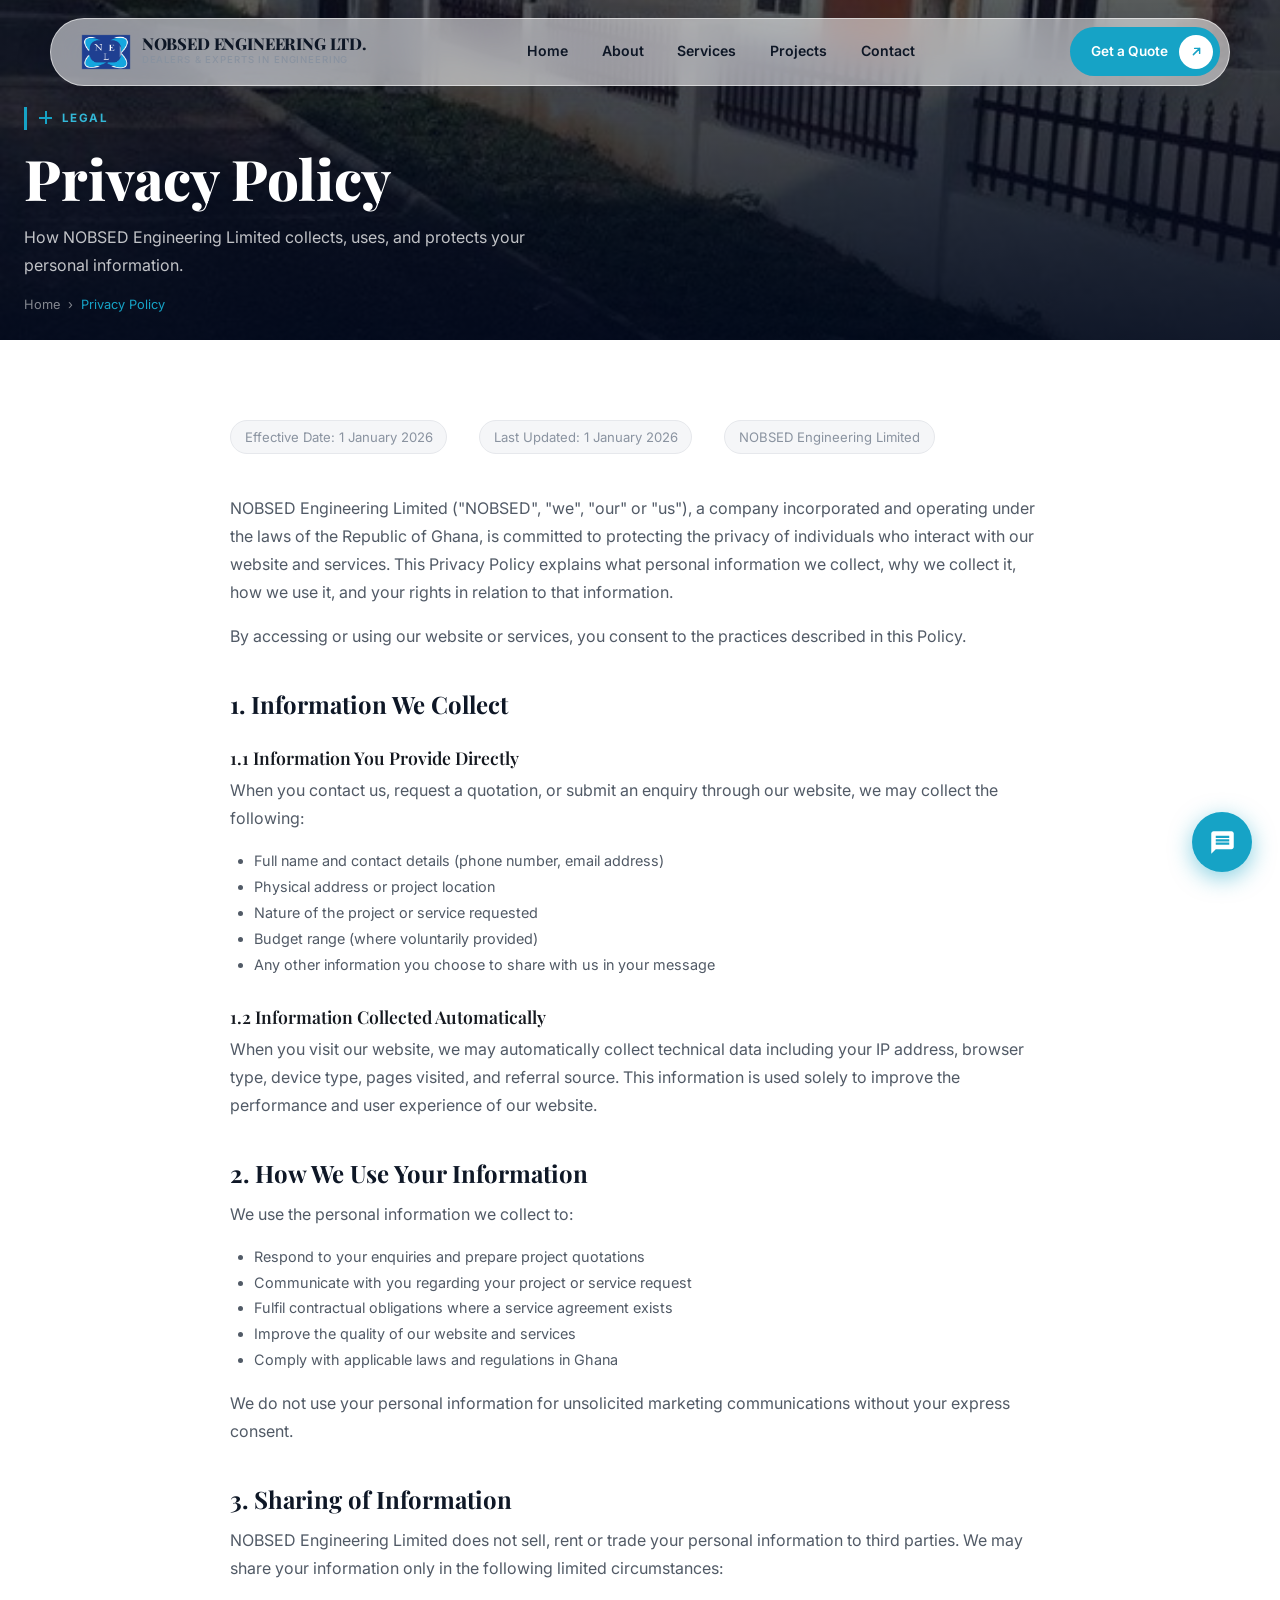
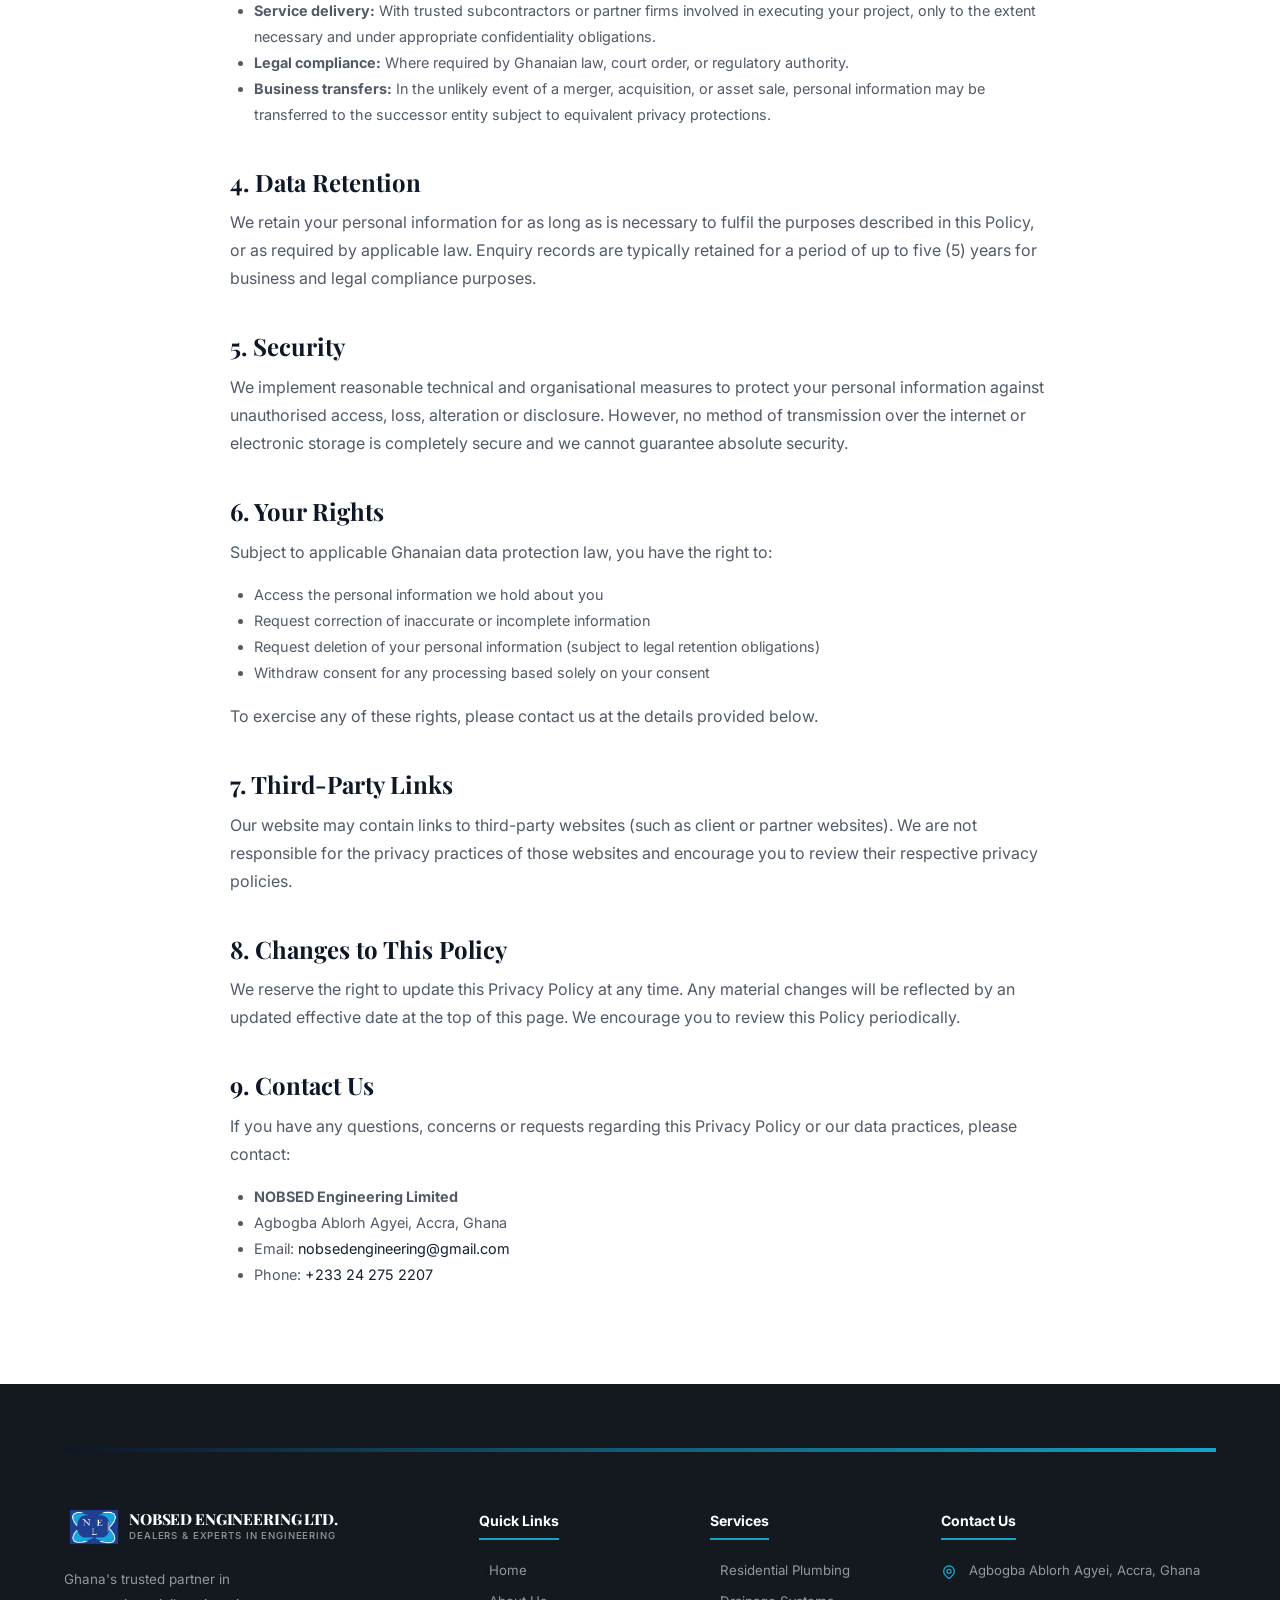
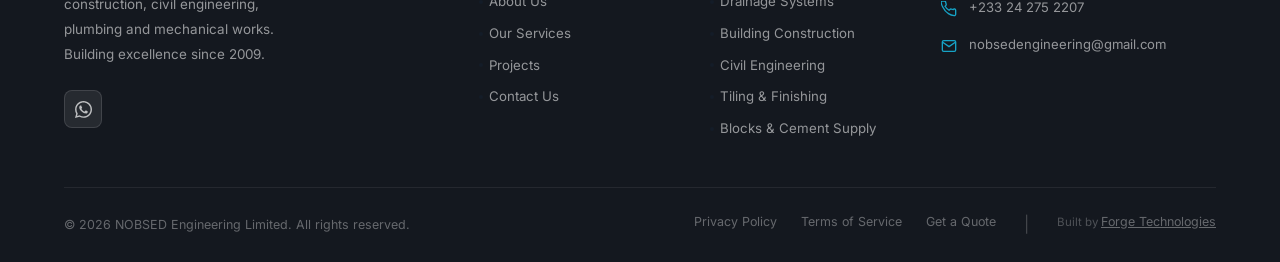
<file: privacy.html>
<!DOCTYPE html>
<html lang="en">
<head>
<meta charset="UTF-8">
<meta name="viewport" content="width=device-width,initial-scale=1.0">
<title>Privacy Policy — NOBSED Engineering Limited</title>
<meta name="description" content="Privacy Policy for NOBSED Engineering Limited. How we collect, use and protect your personal information.">
<link rel="icon" type="image/png" href="images/Logo.png">
<link rel="stylesheet" href="style.css">
<link rel="canonical" href="https://nobsedengineering.com/privacy">
<style>
.legal-body { max-width: 820px; margin: 0 auto; }
.legal-body h2 { font-size: 1.5rem; margin: 2.5rem 0 .75rem; color: var(--navy); }
.legal-body h3 { font-size: 1.1rem; margin: 1.75rem 0 .5rem; color: var(--charcoal); }
.legal-body p { margin-bottom: 1rem; }
.legal-body ul { padding-left: 1.5rem; margin-bottom: 1rem; list-style: disc; }
.legal-body ul li { color: var(--mid); font-size: .9rem; line-height: 1.8; }
.legal-meta { display: flex; gap: 2rem; margin-bottom: 2.5rem; flex-wrap: wrap; }
.legal-meta span { font-size: .82rem; color: var(--muted); background: var(--bg); padding: .35rem .85rem; border-radius: 100px; border: 1px solid var(--border); }
</style>
  <!-- Open Graph / Social Share -->
  <meta property="og:type" content="website">
  <meta property="og:site_name" content="NOBSED Engineering Ltd">
  <meta property="og:url" content="https://nobsedengineering.com/privacy">
  <meta property="og:title" content="Privacy Policy — NOBSED Engineering Ltd">
  <meta property="og:description" content="How NOBSED Engineering Limited collects, uses and protects your personal information.">
  <meta property="og:image" content="https://nobsedengineering.com/images/og-preview.jpg">
  <meta property="og:image:width" content="1200">
  <meta property="og:image:height" content="630">
  <meta property="og:locale" content="en_GH">
  <!-- Twitter / WhatsApp card -->
  <meta name="twitter:card" content="summary_large_image">
  <meta name="twitter:title" content="Privacy Policy — NOBSED Engineering Ltd">
  <meta name="twitter:description" content="How NOBSED Engineering Limited collects, uses and protects your personal information.">
  <meta name="twitter:image" content="https://nobsedengineering.com/images/og-preview.jpg">
</head>
<body>

<!-- NAVBAR -->
<nav id="navbar">
  <div class="nav-inner">
    <a href="/" class="nav-logo">
      <img src="images/Logo.png" alt="NOBSED Engineering Logo" class="nav-logo-img">
      <div class="nav-logo-text">
        <span class="nav-logo-name">NOBSED ENGINEERING LTD.</span>
        <span class="nav-logo-sub">Dealers &amp; Experts in Engineering</span>
      </div>
    </a>
    <div class="nav-links">
      <a href="/" class="nav-link">Home</a>
      <a href="about" class="nav-link">About</a>
      <a href="services" class="nav-link">Services</a>
      <a href="portfolio" class="nav-link">Projects</a>
      <a href="contact" class="nav-link">Contact</a>
    </div>
    <a href="contact" class="nav-cta">Get a Quote<span class="cta-ico"><svg viewBox="0 0 24 24"><path d="M7 17L17 7M9 7h8v8" stroke-linecap="round" stroke-linejoin="round"/></svg></span></a>
    <div class="hamburger" id="hamburger"><span></span><span></span><span></span></div>
  </div>
</nav>
<div class="mobile-nav" id="mobileNav">
  <div class="mobile-nav-logo"><img src="images/Logo.png" alt="NEL Logo"><span>NOBSED Engineering</span></div>
  <span class="mobile-nav-close" id="mobileClose">&times;</span>
  <a href="/">Home</a><a href="about">About Us</a><a href="services">Services</a><a href="portfolio">Projects</a><a href="contact">Contact</a>
  <a href="contact" class="btn btn-gold" style="margin-top:1rem">Get a Free Quote</a>
</div>

<!-- PAGE HERO -->
<div class="page-hero">
  <div class="page-hero-bg" style="background-image:url('images/projects/Picture10.jpg')"></div>
  <div class="page-hero-overlay"></div>
  <div class="container page-hero-content">
    <div class="tag">Legal</div>
    <h1>Privacy Policy</h1>
    <p>How NOBSED Engineering Limited collects, uses, and protects your personal information.</p>
    <div class="breadcrumb"><a href="/">Home</a><span class="breadcrumb-sep">›</span><span class="current">Privacy Policy</span></div>
  </div>
</div>

<!-- CONTENT -->
<section class="section">
  <div class="container">
    <div class="legal-body">

      <div class="legal-meta">
        <span>Effective Date: 1 January 2026</span>
        <span>Last Updated: 1 January 2026</span>
        <span>NOBSED Engineering Limited</span>
      </div>

      <p>NOBSED Engineering Limited ("NOBSED", "we", "our" or "us"), a company incorporated and operating under the laws of the Republic of Ghana, is committed to protecting the privacy of individuals who interact with our website and services. This Privacy Policy explains what personal information we collect, why we collect it, how we use it, and your rights in relation to that information.</p>
      <p>By accessing or using our website or services, you consent to the practices described in this Policy.</p>

      <h2>1. Information We Collect</h2>
      <h3>1.1 Information You Provide Directly</h3>
      <p>When you contact us, request a quotation, or submit an enquiry through our website, we may collect the following:</p>
      <ul>
        <li>Full name and contact details (phone number, email address)</li>
        <li>Physical address or project location</li>
        <li>Nature of the project or service requested</li>
        <li>Budget range (where voluntarily provided)</li>
        <li>Any other information you choose to share with us in your message</li>
      </ul>

      <h3>1.2 Information Collected Automatically</h3>
      <p>When you visit our website, we may automatically collect technical data including your IP address, browser type, device type, pages visited, and referral source. This information is used solely to improve the performance and user experience of our website.</p>

      <h2>2. How We Use Your Information</h2>
      <p>We use the personal information we collect to:</p>
      <ul>
        <li>Respond to your enquiries and prepare project quotations</li>
        <li>Communicate with you regarding your project or service request</li>
        <li>Fulfil contractual obligations where a service agreement exists</li>
        <li>Improve the quality of our website and services</li>
        <li>Comply with applicable laws and regulations in Ghana</li>
      </ul>
      <p>We do not use your personal information for unsolicited marketing communications without your express consent.</p>

      <h2>3. Sharing of Information</h2>
      <p>NOBSED Engineering Limited does not sell, rent or trade your personal information to third parties. We may share your information only in the following limited circumstances:</p>
      <ul>
        <li><strong>Service delivery:</strong> With trusted subcontractors or partner firms involved in executing your project, only to the extent necessary and under appropriate confidentiality obligations.</li>
        <li><strong>Legal compliance:</strong> Where required by Ghanaian law, court order, or regulatory authority.</li>
        <li><strong>Business transfers:</strong> In the unlikely event of a merger, acquisition, or asset sale, personal information may be transferred to the successor entity subject to equivalent privacy protections.</li>
      </ul>

      <h2>4. Data Retention</h2>
      <p>We retain your personal information for as long as is necessary to fulfil the purposes described in this Policy, or as required by applicable law. Enquiry records are typically retained for a period of up to five (5) years for business and legal compliance purposes.</p>

      <h2>5. Security</h2>
      <p>We implement reasonable technical and organisational measures to protect your personal information against unauthorised access, loss, alteration or disclosure. However, no method of transmission over the internet or electronic storage is completely secure and we cannot guarantee absolute security.</p>

      <h2>6. Your Rights</h2>
      <p>Subject to applicable Ghanaian data protection law, you have the right to:</p>
      <ul>
        <li>Access the personal information we hold about you</li>
        <li>Request correction of inaccurate or incomplete information</li>
        <li>Request deletion of your personal information (subject to legal retention obligations)</li>
        <li>Withdraw consent for any processing based solely on your consent</li>
      </ul>
      <p>To exercise any of these rights, please contact us at the details provided below.</p>

      <h2>7. Third-Party Links</h2>
      <p>Our website may contain links to third-party websites (such as client or partner websites). We are not responsible for the privacy practices of those websites and encourage you to review their respective privacy policies.</p>

      <h2>8. Changes to This Policy</h2>
      <p>We reserve the right to update this Privacy Policy at any time. Any material changes will be reflected by an updated effective date at the top of this page. We encourage you to review this Policy periodically.</p>

      <h2>9. Contact Us</h2>
      <p>If you have any questions, concerns or requests regarding this Privacy Policy or our data practices, please contact:</p>
      <ul>
        <li><strong>NOBSED Engineering Limited</strong></li>
        <li>Agbogba Ablorh Agyei, Accra, Ghana</li>
        <li>Email: <a href="mailto:nobsedengineering@gmail.com" style="color:var(--green)">nobsedengineering@gmail.com</a></li>
        <li>Phone: <a href="tel:+233242752207" style="color:var(--green)">+233 24 275 2207</a></li>
      </ul>

    </div>
  </div>
</section>

<!-- FOOTER -->
<footer>
  <div class="container">
    <div class="footer-accent-bar"></div>
    <div class="footer-top">
      <div class="footer-brand">
        <a href="/" class="nav-logo" style="margin-bottom:1.25rem"><img src="images/Logo.png" alt="NEL Logo" class="nav-logo-img"><div class="nav-logo-text"><span class="nav-logo-name">NOBSED ENGINEERING LTD.</span><span class="nav-logo-sub">Dealers &amp; Experts in Engineering</span></div></a>
        <p>Ghana's trusted partner in construction, civil engineering, plumbing and mechanical works. Building excellence since 2009.</p>
        <div class="footer-social">
          <a href="https://wa.me/233242752207" class="social-btn" aria-label="WhatsApp" target="_blank" rel="noopener"><svg viewBox="0 0 24 24"><path d="M17.472 14.382c-.297-.149-1.758-.867-2.03-.967-.273-.099-.471-.148-.67.15-.197.297-.767.966-.94 1.164-.173.199-.347.223-.644.075-.297-.15-1.255-.463-2.39-1.475-.883-.788-1.48-1.761-1.653-2.059-.173-.297-.018-.458.13-.606.134-.133.298-.347.446-.52.149-.174.198-.298.298-.497.099-.198.05-.371-.025-.52-.075-.149-.669-1.612-.916-2.207-.242-.579-.487-.5-.669-.51-.173-.008-.371-.01-.57-.01-.198 0-.52.074-.792.372-.272.297-1.04 1.016-1.04 2.479 0 1.462 1.065 2.875 1.213 3.074.149.198 2.096 3.2 5.077 4.487.709.306 1.262.489 1.694.625.712.227 1.36.195 1.871.118.571-.085 1.758-.719 2.006-1.413.248-.694.248-1.289.173-1.413-.074-.124-.272-.198-.57-.347m-5.421 7.403h-.004a9.87 9.87 0 01-5.031-1.378l-.361-.214-3.741.982.998-3.648-.235-.374a9.86 9.86 0 01-1.51-5.26c.001-5.45 4.436-9.884 9.888-9.884 2.64 0 5.122 1.03 6.988 2.898a9.825 9.825 0 012.893 6.994c-.003 5.45-4.437 9.884-9.885 9.884M20.52 3.449C18.24 1.245 15.24 0 12.045 0 5.463 0 .104 5.334.101 11.892c0 2.096.549 4.142 1.595 5.945L0 24l6.335-1.652a12.062 12.062 0 005.71 1.448h.005c6.585 0 11.946-5.336 11.949-11.896 0-3.176-1.24-6.165-3.495-8.411z"/></svg></a>



        </div>
      </div>
      <div class="footer-col"><h5>Quick Links</h5><ul><li><a href="/">Home</a></li><li><a href="about">About Us</a></li><li><a href="services">Our Services</a></li><li><a href="portfolio">Projects</a></li><li><a href="contact">Contact Us</a></li></ul></div>
      <div class="footer-col"><h5>Services</h5><ul><li><a href="services">Residential Plumbing</a></li><li><a href="services">Drainage Systems</a></li><li><a href="services">Building Construction</a></li><li><a href="services">Civil Engineering</a></li><li><a href="services">Tiling &amp; Finishing</a></li><li><a href="services">Blocks &amp; Cement Supply</a></li></ul></div>
      <div class="footer-col">
        <h5>Contact Us</h5>
        <div class="footer-contact-item"><svg viewBox="0 0 24 24"><path d="M17.657 16.657L13.414 20.9a2 2 0 01-2.827 0l-4.244-4.243a8 8 0 1111.314 0z" stroke="#16a3c6" stroke-width="2" fill="none"/><circle cx="12" cy="11" r="3" stroke="#16a3c6" stroke-width="2" fill="none"/></svg><span>Agbogba Ablorh Agyei, Accra, Ghana</span></div>
        <div class="footer-contact-item"><svg viewBox="0 0 24 24"><path d="M22 16.92v3a2 2 0 01-2.18 2 19.79 19.79 0 01-8.63-3.07A19.5 19.5 0 013.09 9.82 19.79 19.79 0 01.01 1.19 2 2 0 012 0h3a2 2 0 012 1.72 12.84 12.84 0 00.7 2.81 2 2 0 01-.45 2.11L6.09 7.91a16 16 0 006 6l1.27-1.27a2 2 0 012.11-.45 12.84 12.84 0 002.81.7A2 2 0 0122 14v2.92z" stroke="#16a3c6" stroke-width="2" fill="none"/></svg><span><a href="tel:+233242752207">+233 24 275 2207</a></span></div>
        <div class="footer-contact-item"><svg viewBox="0 0 24 24"><path d="M4 4h16c1.1 0 2 .9 2 2v12c0 1.1-.9 2-2 2H4c-1.1 0-2-.9-2-2V6c0-1.1.9-2 2-2z" stroke="#16a3c6" stroke-width="2" fill="none"/><path d="M22 6l-10 7L2 6" stroke="#16a3c6" stroke-width="2" fill="none"/></svg><a href="mailto:nobsedengineering@gmail.com">nobsedengineering@gmail.com</a></div>
      </div>
    </div>
    <div class="footer-bottom"><p>&copy; 2026 NOBSED Engineering Limited. All rights reserved.</p><div class="footer-bottom-links"><a href="privacy">Privacy Policy</a><a href="terms">Terms of Service</a><a href="contact">Get a Quote</a><span style="color:rgba(255,255,255,.2);margin:0 .25rem">|</span><span style="color:rgba(255,255,255,.25);font-size:.72rem">Built by <a href="#" style="color:rgba(255,255,255,.35);text-decoration:underline">Forge Technologies</a></span></div></div>
  </div>
</footer>
<!-- Floating contact widget (free, native — Call / WhatsApp / SMS / Inquire) -->
<div class="fab-contact" id="fabContact">
  <div class="fab-menu">
    <a href="tel:+233242752207" class="fab-item"><span class="fab-label">Call</span><span class="fab-ic call"><svg viewBox="0 0 24 24"><path d="M6.62 10.79c1.44 2.83 3.76 5.14 6.59 6.59l2.2-2.2c.27-.27.67-.36 1.02-.24 1.12.37 2.33.57 3.57.57.55 0 1 .45 1 1V20c0 .55-.45 1-1 1-9.39 0-17-7.61-17-17 0-.55.45-1 1-1H8c.55 0 1 .45 1 1 0 1.25.2 2.45.57 3.57.11.35.03.74-.25 1.02l-2.2 2.2z"/></svg></span></a>
    <a href="https://wa.me/233242752207" target="_blank" rel="noopener" class="fab-item"><span class="fab-label">WhatsApp</span><span class="fab-ic wa"><svg viewBox="0 0 24 24"><path d="M17.472 14.382c-.297-.149-1.758-.867-2.03-.967-.273-.099-.471-.148-.67.15-.197.297-.767.966-.94 1.164-.173.199-.347.223-.644.075-.297-.15-1.255-.463-2.39-1.475-.883-.788-1.48-1.761-1.653-2.059-.173-.297-.018-.458.13-.606.134-.133.298-.347.446-.52.149-.174.198-.298.298-.497.099-.198.05-.371-.025-.52-.075-.149-.669-1.612-.916-2.207-.242-.579-.487-.5-.669-.51-.173-.008-.371-.01-.57-.01-.198 0-.52.074-.792.372-.272.297-1.04 1.016-1.04 2.479 0 1.462 1.065 2.875 1.213 3.074.149.198 2.096 3.2 5.077 4.487.709.306 1.262.489 1.694.625.712.227 1.36.195 1.871.118.571-.085 1.758-.719 2.006-1.413.248-.694.248-1.289.173-1.413-.074-.124-.272-.198-.57-.347m-5.421 7.403h-.004a9.87 9.87 0 01-5.031-1.378l-.361-.214-3.741.982.998-3.648-.235-.374a9.86 9.86 0 01-1.51-5.26c.001-5.45 4.436-9.884 9.888-9.884 2.64 0 5.122 1.03 6.988 2.898a9.825 9.825 0 012.893 6.994c-.003 5.45-4.437 9.884-9.885 9.884M20.52 3.449C18.24 1.245 15.24 0 12.045 0 5.463 0 .104 5.334.101 11.892c0 2.096.549 4.142 1.595 5.945L0 24l6.335-1.652a12.062 12.062 0 005.71 1.448h.005c6.585 0 11.946-5.336 11.949-11.896 0-3.176-1.24-6.165-3.495-8.411z"/></svg></span></a>
    <a href="sms:+233242752207" class="fab-item"><span class="fab-label">SMS</span><span class="fab-ic sms"><svg viewBox="0 0 24 24"><path d="M20 2H4c-1.1 0-2 .9-2 2v18l4-4h14c1.1 0 2-.9 2-2V4c0-1.1-.9-2-2-2zm-9 9H9V9h2v2zm4 0h-2V9h2v2zm-8 0H5V9h2v2z"/></svg></span></a>
    <a href="contact" class="fab-item"><span class="fab-label">Inquire Now</span><span class="fab-ic inq"><svg viewBox="0 0 24 24"><path d="M3.9 12c0-1.71 1.39-3.1 3.1-3.1h4V7H7c-2.76 0-5 2.24-5 5s2.24 5 5 5h4v-1.9H7c-1.71 0-3.1-1.39-3.1-3.1zM8 13h8v-2H8v2zm9-6h-4v1.9h4c1.71 0 3.1 1.39 3.1 3.1s-1.39 3.1-3.1 3.1h-4V17h4c2.76 0 5-2.24 5-5s-2.24-5-5-5z"/></svg></span></a>
  </div>
  <button class="fab-toggle" aria-label="Contact options" onclick="document.getElementById('fabContact').classList.toggle('open')">
    <svg class="fab-icon-chat" viewBox="0 0 24 24"><path d="M20 2H4c-1.1 0-1.99.9-1.99 2L2 22l4-4h14c1.1 0 2-.9 2-2V4c0-1.1-.9-2-2-2zm-2 12H6v-2h12v2zm0-3H6V9h12v2zm0-3H6V6h12v2z"/></svg>
    <svg class="fab-icon-x" viewBox="0 0 24 24"><path d="M19 6.41L17.59 5 12 10.59 6.41 5 5 6.41 10.59 12 5 17.59 6.41 19 12 13.41 17.59 19 19 17.59 13.41 12z"/></svg>
  </button>
</div>

<script>
const nav = document.getElementById('navbar');
window.addEventListener('scroll', () => nav.classList.toggle('scrolled', window.scrollY > 60));
const hb = document.getElementById('hamburger');
const mn = document.getElementById('mobileNav');
const mc = document.getElementById('mobileClose');
hb.addEventListener('click', () => mn.classList.add('open'));
mc.addEventListener('click', () => mn.classList.remove('open'));
document.querySelectorAll('.reveal').forEach(el => {
  new IntersectionObserver(([e]) => { if(e.isIntersecting) el.classList.add('visible'); }, {threshold:.15}).observe(el);
});
</script>
</body>
</html>
</file>
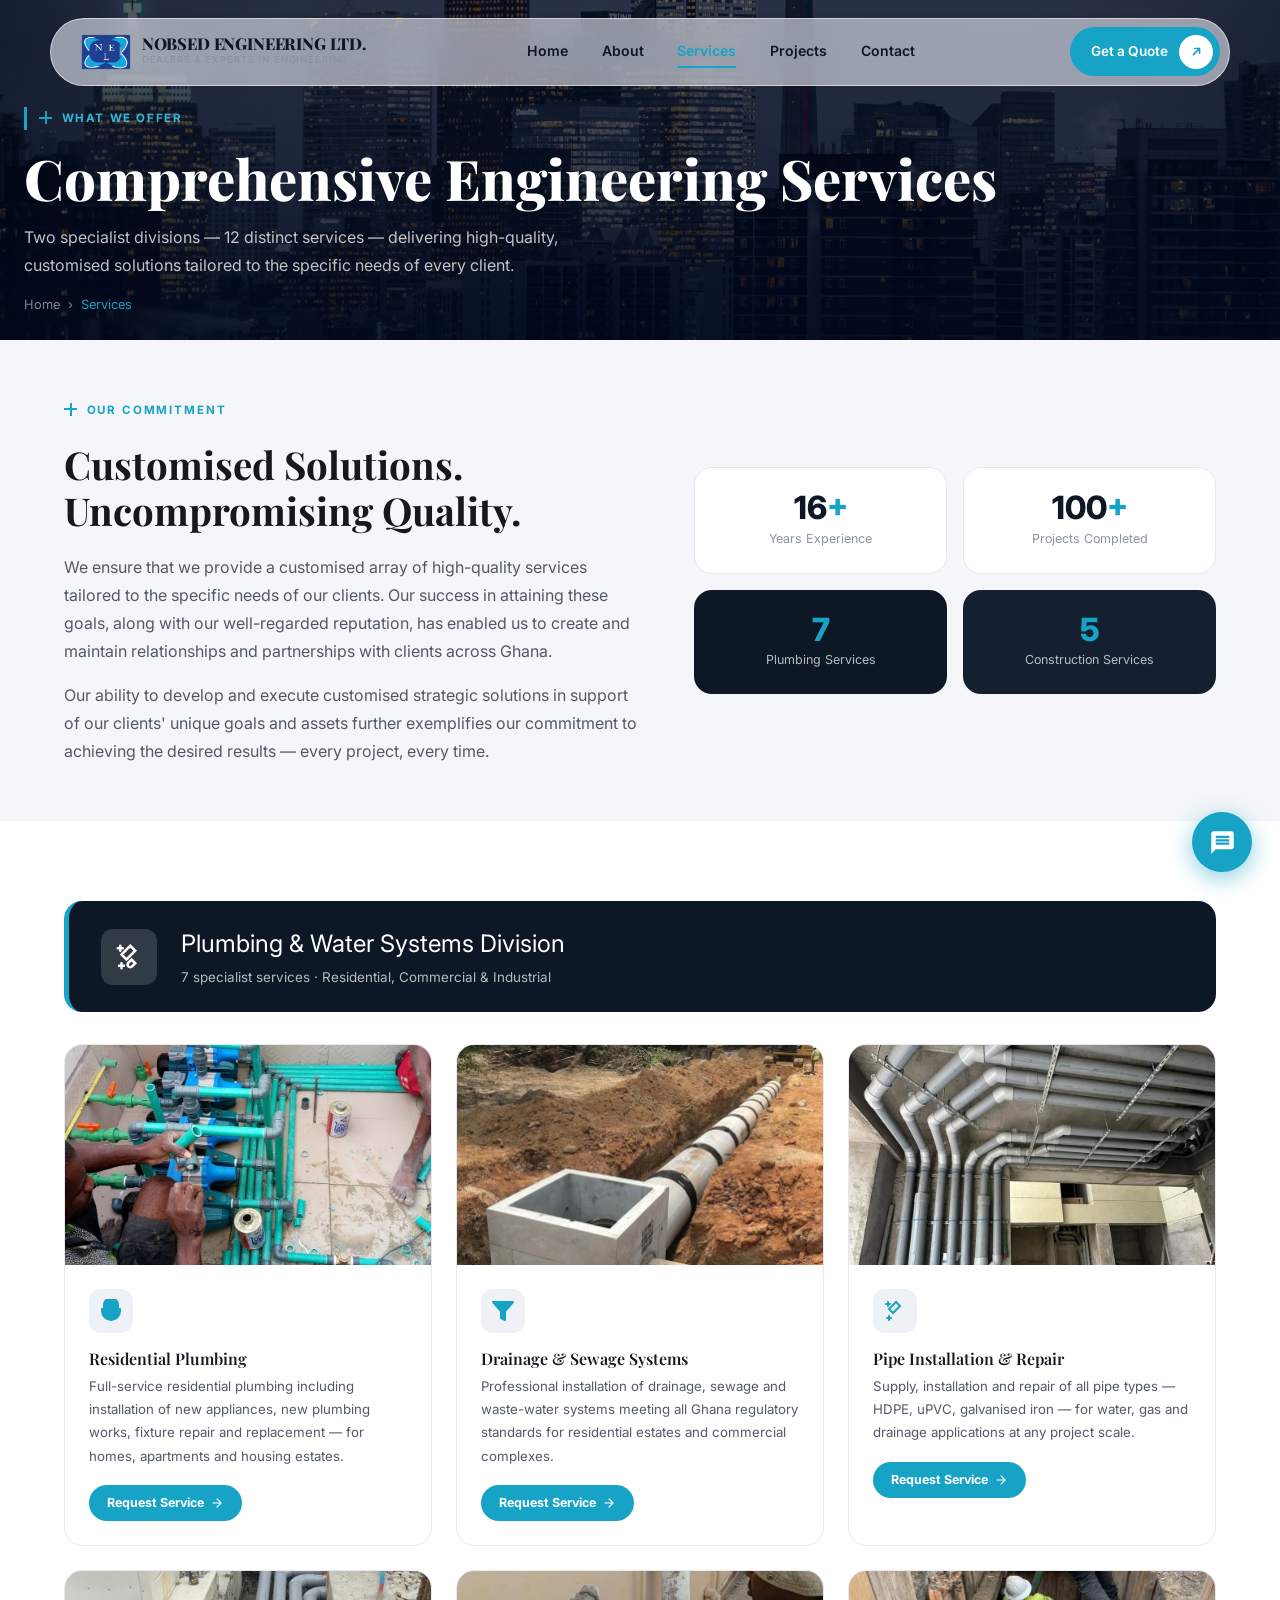
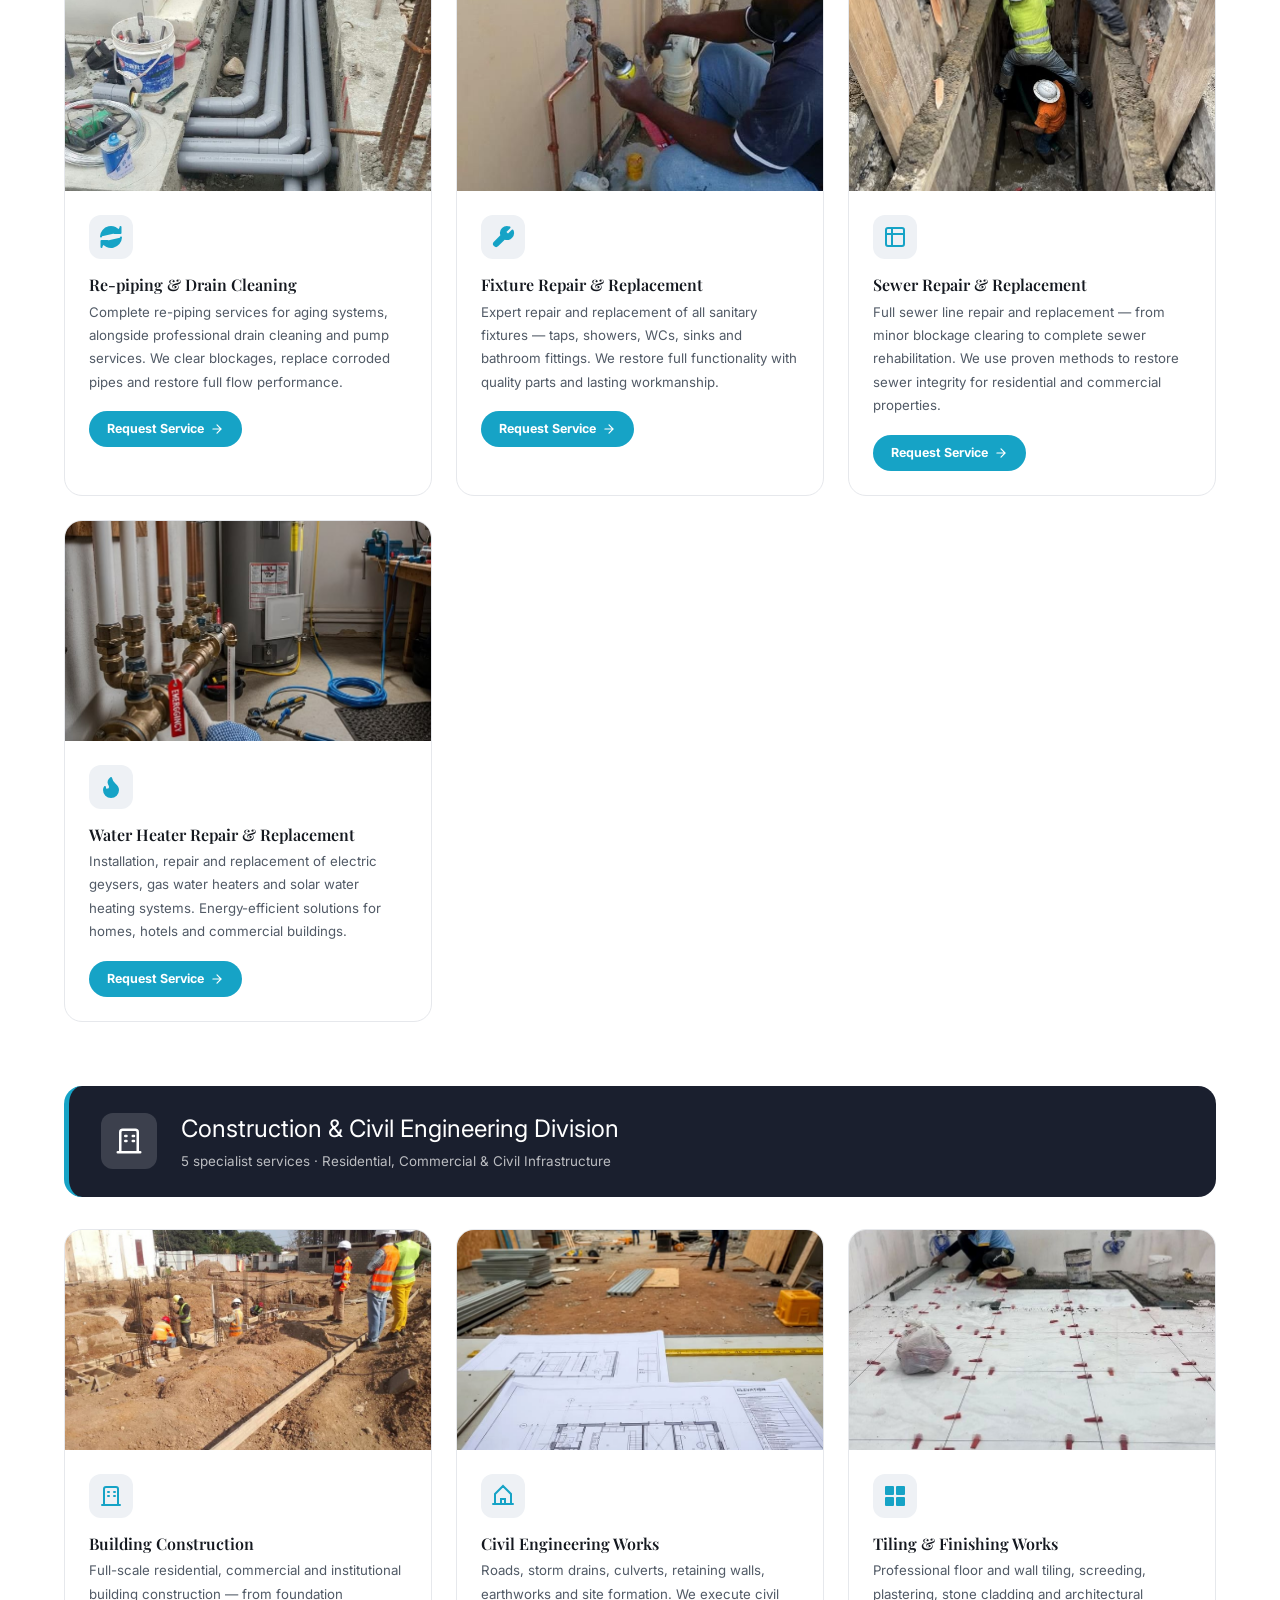
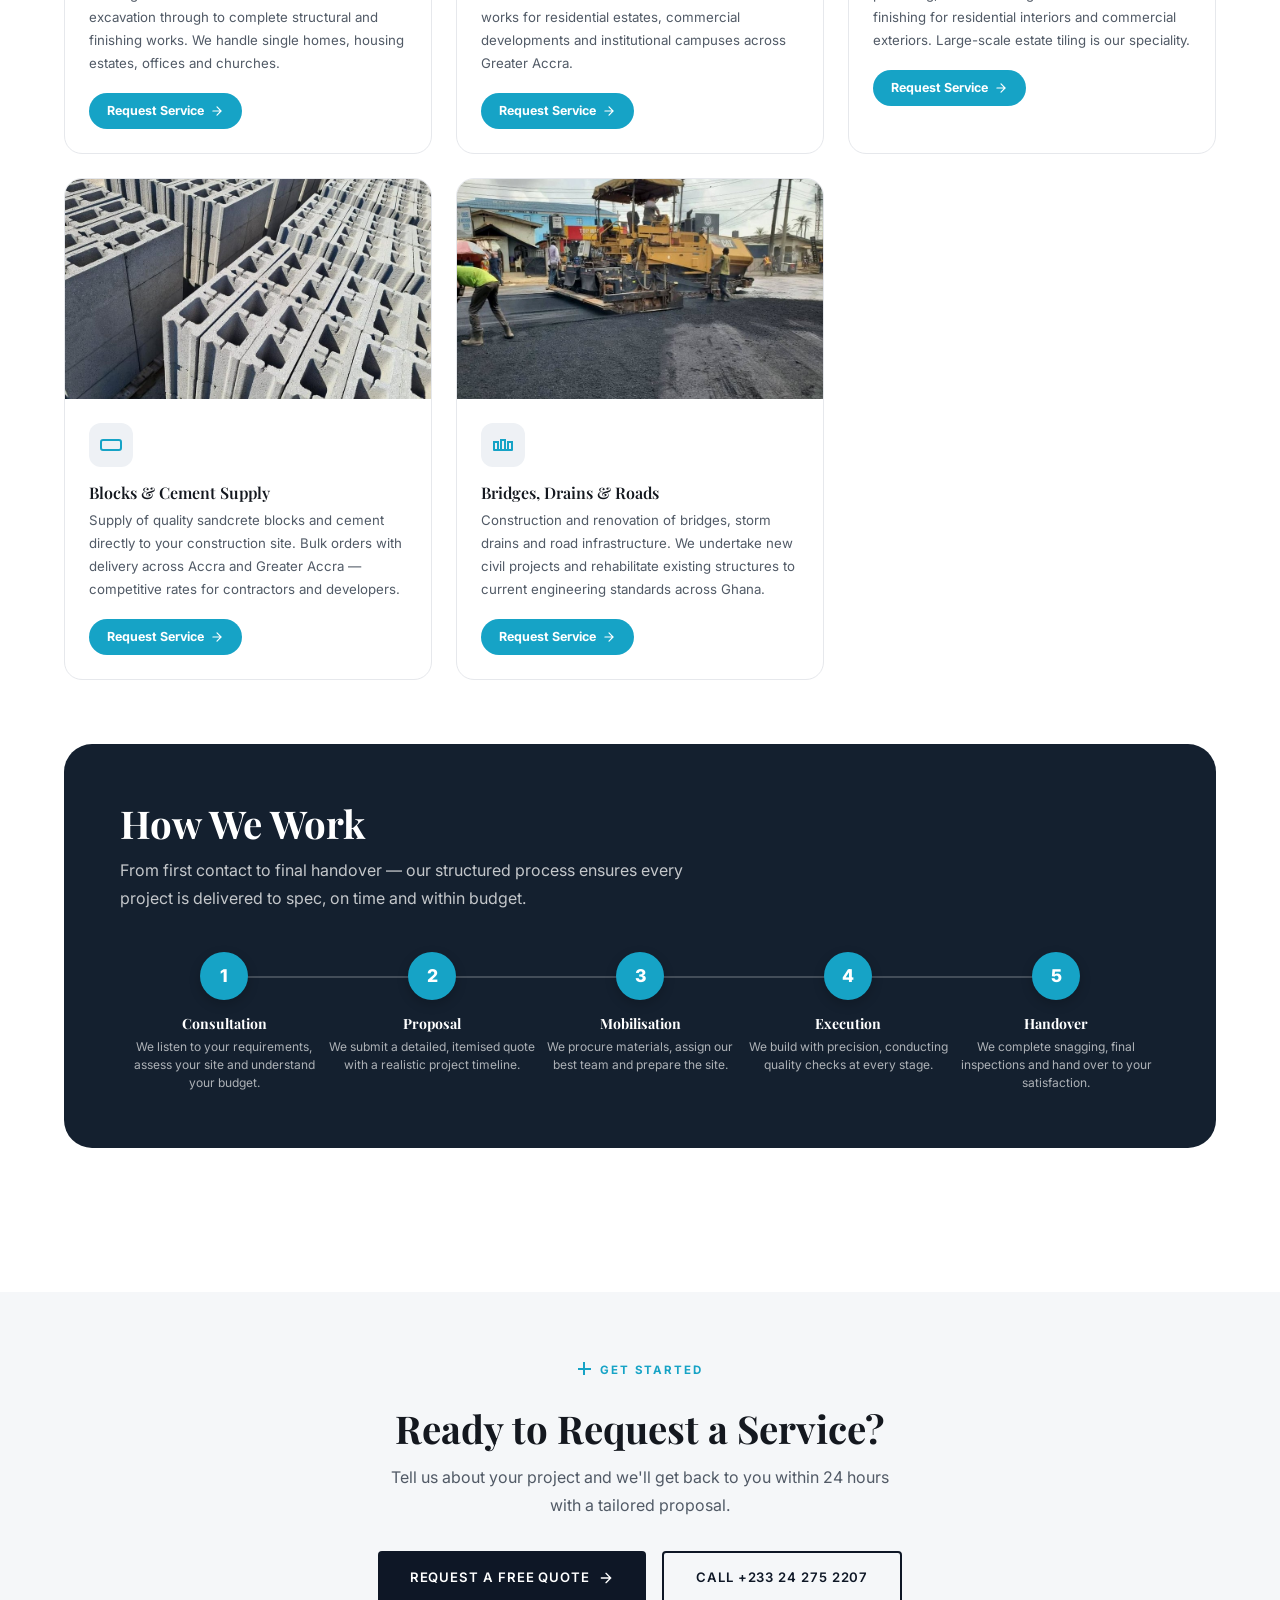
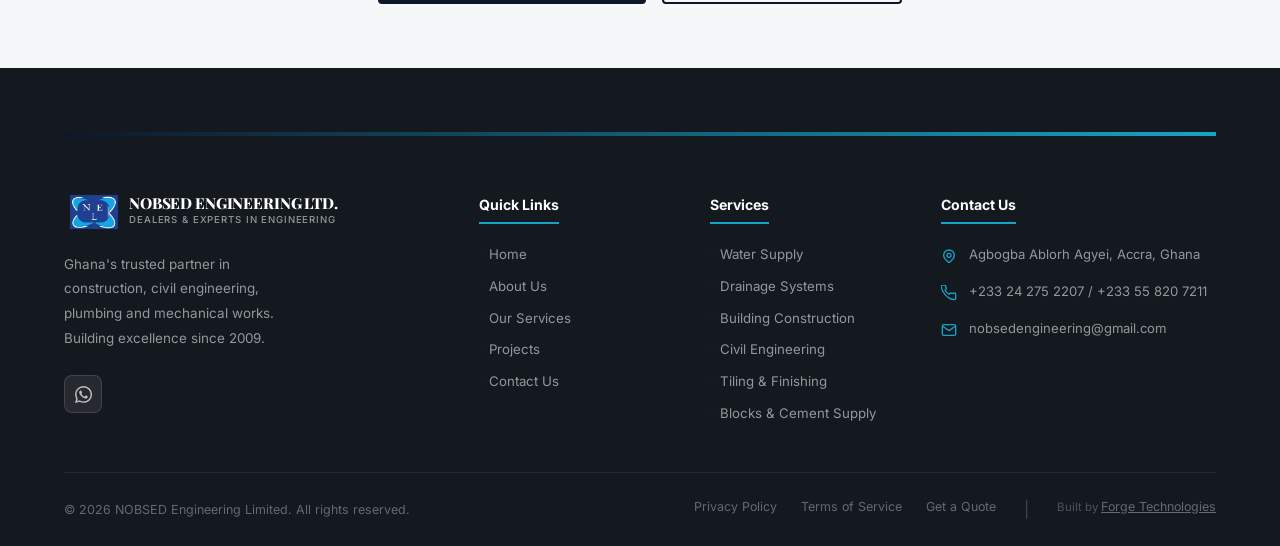
<file: services.html>
<!DOCTYPE html>
<html lang="en">
<head>
<meta charset="UTF-8">
<meta name="viewport" content="width=device-width,initial-scale=1.0">
<title>Our Services — NOBSED Engineering Limited | Plumbing, Construction & Civil Works</title>
<meta name="description" content="Explore NOBSED Engineering's full range of services: plumbing, water supply, drainage, building construction, civil engineering, tiling and blocks & cement supply.">
<link rel="icon" type="image/png" href="images/Logo.png">
<link rel="stylesheet" href="style.css">
<link rel="canonical" href="https://nobsedengineering.com/services">
<style>
/* ── SERVICES PAGE ── */
.svc-section-header { display:grid; grid-template-columns:auto 1fr; gap:1.5rem; align-items:center; margin-bottom:2rem; padding:1.5rem 2rem; border-radius:var(--radius-lg); border-left:5px solid var(--blue); }
.svc-section-header.plumbing { background:var(--navy); }
.svc-section-header.construction { background:#1a1f2e; }
.svc-section-icon { width:56px; height:56px; background:rgba(255,255,255,.15); border-radius:var(--radius); display:flex; align-items:center; justify-content:center; }
.svc-section-icon svg { width:30px; height:30px; fill:#fff; }
.svc-section-title { color:#fff; font-size:1.5rem; margin-bottom:.2rem; }
.svc-section-count { color:rgba(255,255,255,.7); font-size:.84rem; }

.svc-big-grid { display:grid; grid-template-columns:repeat(auto-fill,minmax(290px,1fr)); gap:1.5rem; margin-bottom:4rem; }
.svc-big-card { background:#fff; border:1px solid var(--border); border-radius:var(--radius-lg); overflow:hidden; transition:var(--t-slow); cursor:default; }
.svc-big-card:hover { box-shadow:var(--shadow-lg); transform:translateY(-5px); border-color:var(--blue); }
.svc-big-card-img { height:220px; overflow:hidden; position:relative; }
.svc-big-card-img img { width:100%; height:100%; object-fit:cover; transition:transform .5s ease; }
.svc-big-card:hover .svc-big-card-img img { transform:scale(1.06); }
.svc-big-card-img-placeholder { width:100%; height:100%; display:flex; align-items:center; justify-content:center; }
.svc-big-card-body { padding:1.5rem; }
.svc-big-card-icon { width:44px; height:44px; background:var(--green-light); border-radius:var(--radius); display:flex; align-items:center; justify-content:center; margin-bottom:1rem; }
.svc-big-card-icon svg { width:24px; height:24px; fill:var(--blue); }
.svc-big-card h3 { font-size:1rem; margin-bottom:.4rem; }
.svc-big-card p { font-size:.83rem; max-width:none; margin-bottom:1.1rem; }
.svc-big-card .svc-request { display:inline-flex; align-items:center; gap:.4rem; background:var(--blue); color:#fff; font-family:'Inter',sans-serif; font-size:.78rem; font-weight:700; padding:.5rem 1.1rem; border-radius:100px; transition:var(--t); }
.svc-big-card .svc-request:hover { background:var(--blue-dark); gap:.6rem; }
.svc-big-card .svc-request svg { width:14px; height:14px; fill:#fff; }

/* Process strip */
.process-strip { background:var(--green); border-radius:var(--radius-xl); padding:3.5rem; margin-bottom:4rem; }
.process-strip h2 { color:#fff; margin-bottom:.6rem; }
.process-strip > p { color:rgba(255,255,255,.75); margin-bottom:2.5rem; }
.process-steps { display:grid; grid-template-columns:repeat(5,1fr); gap:0; position:relative; }
.process-steps::before { content:''; position:absolute; top:1.5rem; left:10%; right:10%; height:2px; background:rgba(255,255,255,.2); z-index:0; }
.process-step { text-align:center; position:relative; z-index:1; }
.step-circle { width:3rem; height:3rem; border-radius:50%; background:var(--gold); color:#fff; font-family:'Inter',sans-serif; font-size:1.1rem; font-weight:800; display:flex; align-items:center; justify-content:center; margin:0 auto 1rem; box-shadow:0 4px 12px rgba(0,0,0,.2); }
.process-step h4 { color:#fff; font-size:.88rem; margin-bottom:.3rem; }
.process-step p { color:rgba(255,255,255,.65); font-size:.75rem; max-width:none; line-height:1.5; }

@media(max-width:900px){ .process-strip{padding:2.5rem 2rem} .process-steps{grid-template-columns:repeat(3,1fr);row-gap:2rem} .process-steps::before{display:none} }
@media(max-width:600px){ .process-strip{padding:2rem 1.4rem} .process-steps{grid-template-columns:1fr;row-gap:1.4rem} .process-step{display:flex;gap:1rem;text-align:left} .step-circle{margin:0;flex-shrink:0;width:2.6rem;height:2.6rem} .svc-big-card-img{height:140px} }
</style>
  <!-- Open Graph / Social Share -->
  <meta property="og:type" content="website">
  <meta property="og:site_name" content="NOBSED Engineering Ltd">
  <meta property="og:url" content="https://nobsedengineering.com/services">
  <meta property="og:title" content="Our Services — NOBSED Engineering Ltd">
  <meta property="og:description" content="Plumbing, Civil Engineering, Building Construction, Tiling & Finishing and more. 12 specialist services across Accra and Greater Ghana.">
  <meta property="og:image" content="https://nobsedengineering.com/images/og-preview.jpg">
  <meta property="og:image:width" content="1200">
  <meta property="og:image:height" content="630">
  <meta property="og:locale" content="en_GH">
  <!-- Twitter / WhatsApp card -->
  <meta name="twitter:card" content="summary_large_image">
  <meta name="twitter:title" content="Our Services — NOBSED Engineering Ltd">
  <meta name="twitter:description" content="Plumbing, Civil Engineering, Building Construction, Tiling & Finishing and more. 12 specialist services across Accra and Greater Ghana.">
  <meta name="twitter:image" content="https://nobsedengineering.com/images/og-preview.jpg">
</head>
<body>

<!-- NAVBAR -->
<nav id="navbar">
  <div class="nav-inner">
    <a href="/" class="nav-logo">
      <img src="images/Logo.png" alt="NOBSED Engineering Logo" class="nav-logo-img">
      <div class="nav-logo-text">
        <span class="nav-logo-name">NOBSED ENGINEERING LTD.</span>
        <span class="nav-logo-sub">Dealers &amp; Experts in Engineering</span>
      </div>
    </a>
    <div class="nav-links">
      <a href="/" class="nav-link">Home</a>
      <a href="about" class="nav-link">About</a>
      <a href="services" class="nav-link active">Services</a>
      <a href="portfolio" class="nav-link">Projects</a>
      <a href="contact" class="nav-link">Contact</a>
    </div>
    <a href="contact" class="nav-cta">Get a Quote<span class="cta-ico"><svg viewBox="0 0 24 24"><path d="M7 17L17 7M9 7h8v8" stroke-linecap="round" stroke-linejoin="round"/></svg></span></a>
    <div class="hamburger" id="hamburger"><span></span><span></span><span></span></div>
  </div>
</nav>
<div class="mobile-nav" id="mobileNav">
  <div class="mobile-nav-logo"><img src="images/Logo.png" alt="NEL Logo"><span>NOBSED Engineering</span></div>
  <span class="mobile-nav-close" id="mobileClose">&times;</span>
  <a href="/">Home</a><a href="about">About Us</a><a href="services">Services</a><a href="portfolio">Projects</a><a href="contact">Contact</a>
  <a href="contact" class="btn btn-gold" style="margin-top:1rem">Get a Free Quote</a>
</div>

<!-- PAGE HERO -->
<div class="page-hero">
  <div class="page-hero-bg" style="background-image:url('images/page-hero-services.jpg')"></div>
  <div class="page-hero-overlay"></div>
  <div class="container page-hero-content">
    <div class="tag">What We Offer</div>
    <h1>Comprehensive Engineering Services</h1>
    <p>Two specialist divisions — 12 distinct services — delivering high-quality, customised solutions tailored to the specific needs of every client.</p>
    <div class="breadcrumb"><a href="/">Home</a><span class="breadcrumb-sep">›</span><span class="current">Services</span></div>
  </div>
</div>

<!-- SERVICES INTRO -->
<section style="background:var(--navy-pale);padding:3.5rem 0 0">
  <div class="container">
    <div style="display:grid;grid-template-columns:1.1fr 1fr;gap:3.5rem;align-items:center;padding-bottom:3.5rem" class="reveal svc-intro-grid">
      <div>
        <div class="tag">Our Commitment</div>
        <h2 style="margin:.5rem 0 .75rem">Customised Solutions. Uncompromising Quality.</h2>
        <div class="divider"></div>
        <p style="margin-bottom:1rem">We ensure that we provide a customised array of high-quality services tailored to the specific needs of our clients. Our success in attaining these goals, along with our well-regarded reputation, has enabled us to create and maintain relationships and partnerships with clients across Ghana.</p>
        <p>Our ability to develop and execute customised strategic solutions in support of our clients' unique goals and assets further exemplifies our commitment to achieving the desired results — every project, every time.</p>
      </div>
      <div style="display:grid;grid-template-columns:1fr 1fr;gap:1rem">
        <div style="background:#fff;border:1px solid var(--border);border-radius:var(--radius-lg);padding:1.5rem;text-align:center">
          <div style="font-family:'Inter',sans-serif;font-size:2rem;font-weight:800;color:var(--navy);line-height:1">16<span style="color:var(--gold)">+</span></div>
          <div style="font-size:.78rem;color:var(--muted);margin-top:.3rem">Years Experience</div>
        </div>
        <div style="background:#fff;border:1px solid var(--border);border-radius:var(--radius-lg);padding:1.5rem;text-align:center">
          <div style="font-family:'Inter',sans-serif;font-size:2rem;font-weight:800;color:var(--navy);line-height:1">100<span style="color:var(--gold)">+</span></div>
          <div style="font-size:.78rem;color:var(--muted);margin-top:.3rem">Projects Completed</div>
        </div>
        <div style="background:var(--navy);border-radius:var(--radius-lg);padding:1.5rem;text-align:center">
          <div style="font-family:'Inter',sans-serif;font-size:2rem;font-weight:800;color:var(--gold);line-height:1">7</div>
          <div style="font-size:.78rem;color:rgba(255,255,255,.7);margin-top:.3rem">Plumbing Services</div>
        </div>
        <div style="background:var(--green);border-radius:var(--radius-lg);padding:1.5rem;text-align:center">
          <div style="font-family:'Inter',sans-serif;font-size:2rem;font-weight:800;color:var(--gold);line-height:1">5</div>
          <div style="font-size:.78rem;color:rgba(255,255,255,.7);margin-top:.3rem">Construction Services</div>
        </div>
      </div>
    </div>
  </div>
</section>

<!-- SERVICES -->
<section class="section">
  <div class="container">

    <!-- PLUMBING -->
    <div class="svc-section-header plumbing reveal">
      <div class="svc-section-icon"><svg viewBox="0 0 24 24"><path d="M5 3v4M3 5h4M6 17v4M4 19h4M13 3l4 4-7 7-4-4 7-7zM14 14l3 3-2.5 2.5a2.12 2.12 0 01-3-3L14 14z" stroke="#fff" stroke-width="2" fill="none" stroke-linecap="round"/></svg></div>
      <div>
        <div class="svc-section-title">Plumbing &amp; Water Systems Division</div>
        <div class="svc-section-count">7 specialist services · Residential, Commercial &amp; Industrial</div>
      </div>
    </div>

    <div class="svc-big-grid">
      <!-- 1 Residential Plumbing -->
      <div class="svc-big-card reveal">
        <div class="svc-big-card-img">
          <img src="images/svc-residential-plumbing.jpg" alt="Residential plumbing installation" loading="lazy">
        </div>
        <div class="svc-big-card-body">
          <div class="svc-big-card-icon"><svg viewBox="0 0 24 24" fill="none" stroke="#16a3c6" stroke-width="2" stroke-linecap="round" stroke-linejoin="round"><path d="M5 10V6a7 7 0 0114 0v4"/><path d="M3 10h18v2a9 9 0 01-18 0v-2z"/><path d="M12 16v4M9 20h6"/></svg></div>
          <h3>Residential Plumbing</h3>
          <p>Full-service residential plumbing including installation of new appliances, new plumbing works, fixture repair and replacement — for homes, apartments and housing estates.</p>
          <a href="contact.html?service=residential-plumbing" class="svc-request">Request Service <svg viewBox="0 0 24 24"><path d="M5 12h14M12 5l7 7-7 7" fill="none" stroke="#fff" stroke-width="2" stroke-linecap="round"/></svg></a>
        </div>
      </div>
      <!-- 2 Drainage & Sewage -->
      <div class="svc-big-card reveal d1">
        <div class="svc-big-card-img">
          <img src="images/svc-drainage-sewage.jpg" alt="Drainage and sewage works" loading="lazy">
        </div>
        <div class="svc-big-card-body">
          <div class="svc-big-card-icon"><svg viewBox="0 0 24 24" fill="none" stroke="#16a3c6" stroke-width="2" stroke-linecap="round" stroke-linejoin="round"><path d="M22 3H2l8 9.46V19l4 2v-8.54L22 3z"/></svg></div>
          <h3>Drainage &amp; Sewage Systems</h3>
          <p>Professional installation of drainage, sewage and waste-water systems meeting all Ghana regulatory standards for residential estates and commercial complexes.</p>
          <a href="contact.html?service=drainage-sewage" class="svc-request">Request Service <svg viewBox="0 0 24 24"><path d="M5 12h14M12 5l7 7-7 7" fill="none" stroke="#fff" stroke-width="2" stroke-linecap="round"/></svg></a>
        </div>
      </div>
      <!-- 3 Pipe Installation -->
      <div class="svc-big-card reveal d2">
        <div class="svc-big-card-img">
          <img src="images/svc-pipe-installation.jpg" alt="Pipe installation works" loading="lazy">
        </div>
        <div class="svc-big-card-body">
          <div class="svc-big-card-icon"><svg viewBox="0 0 24 24"><path d="M5 3v4M3 5h4M6 17v4M4 19h4M13 3l4 4-7 7-4-4 7-7z" stroke="#16a3c6" stroke-width="2" fill="none" stroke-linecap="round"/></svg></div>
          <h3>Pipe Installation &amp; Repair</h3>
          <p>Supply, installation and repair of all pipe types — HDPE, uPVC, galvanised iron — for water, gas and drainage applications at any project scale.</p>
          <a href="contact.html?service=pipe-installation" class="svc-request">Request Service <svg viewBox="0 0 24 24"><path d="M5 12h14M12 5l7 7-7 7" fill="none" stroke="#fff" stroke-width="2" stroke-linecap="round"/></svg></a>
        </div>
      </div>
      <!-- 4 Re-piping & Drain Cleaning -->
      <div class="svc-big-card reveal">
        <div class="svc-big-card-img">
          <img src="images/svc-repiping-drain.jpg" alt="Re-piping and drain cleaning" loading="lazy">
        </div>
        <div class="svc-big-card-body">
          <div class="svc-big-card-icon"><svg viewBox="0 0 24 24" fill="none" stroke="#16a3c6" stroke-width="2" stroke-linecap="round" stroke-linejoin="round"><path d="M21.5 2v6h-6M2.5 22v-6h6"/><path d="M2 11.5a10 10 0 0118.8-4.3M22 12.5a10 10 0 01-18.8 4.2"/></svg></div>
          <h3>Re-piping &amp; Drain Cleaning</h3>
          <p>Complete re-piping services for aging systems, alongside professional drain cleaning and pump services. We clear blockages, replace corroded pipes and restore full flow performance.</p>
          <a href="contact.html?service=repiping-drain" class="svc-request">Request Service <svg viewBox="0 0 24 24"><path d="M5 12h14M12 5l7 7-7 7" fill="none" stroke="#fff" stroke-width="2" stroke-linecap="round"/></svg></a>
        </div>
      </div>
      <!-- 5 Fixture Repair -->
      <div class="svc-big-card reveal d1">
        <div class="svc-big-card-img">
          <img src="images/svc-fixture-repair.jpg" alt="Fixture repair and replacement" loading="lazy">
        </div>
        <div class="svc-big-card-body">
          <div class="svc-big-card-icon"><svg viewBox="0 0 24 24" fill="none" stroke="#16a3c6" stroke-width="2" stroke-linecap="round" stroke-linejoin="round"><path d="M14.7 6.3a1 1 0 000 1.4l1.6 1.6a1 1 0 001.4 0l3.77-3.77a6 6 0 01-7.94 7.94l-6.91 6.91a2.12 2.12 0 01-3-3l6.91-6.91a6 6 0 017.94-7.94l-3.76 3.76z"/></svg></div>
          <h3>Fixture Repair &amp; Replacement</h3>
          <p>Expert repair and replacement of all sanitary fixtures — taps, showers, WCs, sinks and bathroom fittings. We restore full functionality with quality parts and lasting workmanship.</p>
          <a href="contact.html?service=fixture-repair" class="svc-request">Request Service <svg viewBox="0 0 24 24"><path d="M5 12h14M12 5l7 7-7 7" fill="none" stroke="#fff" stroke-width="2" stroke-linecap="round"/></svg></a>
        </div>
      </div>
      <!-- 6 Sewer Repair -->
      <div class="svc-big-card reveal d2">
        <div class="svc-big-card-img">
          <img src="images/svc-sewer-repair.jpg" alt="Sewer repair and replacement" loading="lazy">
        </div>
        <div class="svc-big-card-body">
          <div class="svc-big-card-icon"><svg viewBox="0 0 24 24"><path d="M9 3H5a2 2 0 00-2 2v4m6-6h10a2 2 0 012 2v4M9 3v18m0 0h10a2 2 0 002-2V9M9 21H5a2 2 0 01-2-2V9m0 0h18" stroke="#16a3c6" stroke-width="2" fill="none" stroke-linecap="round"/></svg></div>
          <h3>Sewer Repair &amp; Replacement</h3>
          <p>Full sewer line repair and replacement — from minor blockage clearing to complete sewer rehabilitation. We use proven methods to restore sewer integrity for residential and commercial properties.</p>
          <a href="contact.html?service=sewer-repair" class="svc-request">Request Service <svg viewBox="0 0 24 24"><path d="M5 12h14M12 5l7 7-7 7" fill="none" stroke="#fff" stroke-width="2" stroke-linecap="round"/></svg></a>
        </div>
      </div>
      <div class="svc-big-card reveal">
        <div class="svc-big-card-img">
          <img src="images/svc-water-heater.jpg" alt="Water heater repair and replacement" loading="lazy">
        </div>
        <div class="svc-big-card-body">
          <div class="svc-big-card-icon"><svg viewBox="0 0 24 24" fill="none" stroke="#16a3c6" stroke-width="2" stroke-linecap="round" stroke-linejoin="round"><path d="M8.5 14.5A2.5 2.5 0 0011 12c0-1.38-.5-2-1-3-1.07-2.14-.22-4.05 2-6 .5 2.5 2 4.9 4 6.5 2 1.6 3 3.5 3 5.5a7 7 0 11-14 0c0-1.15.43-2.3 1-3a2.5 2.5 0 002.5 3z"/></svg></div>
          <h3>Water Heater Repair &amp; Replacement</h3>
          <p>Installation, repair and replacement of electric geysers, gas water heaters and solar water heating systems. Energy-efficient solutions for homes, hotels and commercial buildings.</p>
          <a href="contact.html?service=water-heater" class="svc-request">Request Service <svg viewBox="0 0 24 24"><path d="M5 12h14M12 5l7 7-7 7" fill="none" stroke="#fff" stroke-width="2" stroke-linecap="round"/></svg></a>
        </div>
      </div>
    </div>

    <!-- CONSTRUCTION -->
    <div class="svc-section-header construction reveal">
      <div class="svc-section-icon"><svg viewBox="0 0 24 24"><path d="M3 21h18M9 8h1m5 0h1M9 12h1m5 0h1M5 21V5a2 2 0 012-2h10a2 2 0 012 2v16" stroke="#fff" stroke-width="2" fill="none" stroke-linecap="round"/></svg></div>
      <div>
        <div class="svc-section-title">Construction &amp; Civil Engineering Division</div>
        <div class="svc-section-count">5 specialist services · Residential, Commercial &amp; Civil Infrastructure</div>
      </div>
    </div>

    <div class="svc-big-grid">
      <div class="svc-big-card reveal">
        <div class="svc-big-card-img">
          <img src="images/svc-building-construction.jpg" alt="Building construction works" loading="lazy">
        </div>
        <div class="svc-big-card-body">
          <div class="svc-big-card-icon"><svg viewBox="0 0 24 24"><path d="M3 21h18M9 8h1m5 0h1M9 12h1m5 0h1M5 21V5a2 2 0 012-2h10a2 2 0 012 2v16" stroke="#16a3c6" stroke-width="2" fill="none" stroke-linecap="round"/></svg></div>
          <h3>Building Construction</h3>
          <p>Full-scale residential, commercial and institutional building construction — from foundation excavation through to complete structural and finishing works. We handle single homes, housing estates, offices and churches.</p>
          <a href="contact.html?service=building-construction" class="svc-request">Request Service <svg viewBox="0 0 24 24"><path d="M5 12h14M12 5l7 7-7 7" fill="none" stroke="#fff" stroke-width="2" stroke-linecap="round"/></svg></a>
        </div>
      </div>
      <div class="svc-big-card reveal d1">
        <div class="svc-big-card-img">
          <img src="images/svc-civil-engineering.jpg" alt="Civil engineering works" loading="lazy">
        </div>
        <div class="svc-big-card-body">
          <div class="svc-big-card-icon"><svg viewBox="0 0 24 24"><path d="M2 20h20M4 20V10l8-8 8 8v10M10 20v-5h4v5" stroke="#16a3c6" stroke-width="2" fill="none" stroke-linecap="round"/></svg></div>
          <h3>Civil Engineering Works</h3>
          <p>Roads, storm drains, culverts, retaining walls, earthworks and site formation. We execute civil works for residential estates, commercial developments and institutional campuses across Greater Accra.</p>
          <a href="contact.html?service=civil-engineering" class="svc-request">Request Service <svg viewBox="0 0 24 24"><path d="M5 12h14M12 5l7 7-7 7" fill="none" stroke="#fff" stroke-width="2" stroke-linecap="round"/></svg></a>
        </div>
      </div>
      <div class="svc-big-card reveal d2">
        <div class="svc-big-card-img">
          <img src="images/svc-tiling-finishing.jpg" alt="Tiling and finishing works" loading="lazy">
        </div>
        <div class="svc-big-card-body">
          <div class="svc-big-card-icon"><svg viewBox="0 0 24 24" fill="none" stroke="#16a3c6" stroke-width="2" stroke-linecap="round" stroke-linejoin="round"><rect x="3" y="3" width="7" height="7"/><rect x="14" y="3" width="7" height="7"/><rect x="3" y="14" width="7" height="7"/><rect x="14" y="14" width="7" height="7"/></svg></div>
          <h3>Tiling &amp; Finishing Works</h3>
          <p>Professional floor and wall tiling, screeding, plastering, stone cladding and architectural finishing for residential interiors and commercial exteriors. Large-scale estate tiling is our speciality.</p>
          <a href="contact.html?service=tiling-finishing" class="svc-request">Request Service <svg viewBox="0 0 24 24"><path d="M5 12h14M12 5l7 7-7 7" fill="none" stroke="#fff" stroke-width="2" stroke-linecap="round"/></svg></a>
        </div>
      </div>
      <div class="svc-big-card reveal d3">
        <div class="svc-big-card-img">
          <img src="images/svc-blocks-cement.jpg" alt="Blocks and cement supply" loading="lazy">
        </div>
        <div class="svc-big-card-body">
          <div class="svc-big-card-icon"><svg viewBox="0 0 24 24"><path d="M20 7H4a2 2 0 00-2 2v6a2 2 0 002 2h16a2 2 0 002-2V9a2 2 0 00-2-2z" stroke="#16a3c6" stroke-width="2" fill="none"/></svg></div>
          <h3>Blocks &amp; Cement Supply</h3>
          <p>Supply of quality sandcrete blocks and cement directly to your construction site. Bulk orders with delivery across Accra and Greater Accra — competitive rates for contractors and developers.</p>
          <a href="contact.html?service=blocks-cement" class="svc-request">Request Service <svg viewBox="0 0 24 24"><path d="M5 12h14M12 5l7 7-7 7" fill="none" stroke="#fff" stroke-width="2" stroke-linecap="round"/></svg></a>
        </div>
      </div>
      <div class="svc-big-card reveal d4">
        <div class="svc-big-card-img">
          <img src="images/svc-bridges-roads.jpg" alt="Bridges, drains and roads construction" loading="lazy">
        </div>
        <div class="svc-big-card-body">
          <div class="svc-big-card-icon"><svg viewBox="0 0 24 24"><path d="M3 17h18M3 17V9h4v8M17 17V9h4v8M10 17V7h4v10" stroke="#16a3c6" stroke-width="2" fill="none" stroke-linecap="round"/></svg></div>
          <h3>Bridges, Drains &amp; Roads</h3>
          <p>Construction and renovation of bridges, storm drains and road infrastructure. We undertake new civil projects and rehabilitate existing structures to current engineering standards across Ghana.</p>
          <a href="contact.html?service=bridges-roads" class="svc-request">Request Service <svg viewBox="0 0 24 24"><path d="M5 12h14M12 5l7 7-7 7" fill="none" stroke="#fff" stroke-width="2" stroke-linecap="round"/></svg></a>
        </div>
      </div>
    </div>

    <!-- OUR PROCESS -->
    <div class="process-strip reveal">
      <h2>How We Work</h2>
      <p style="color:rgba(255,255,255,.75);max-width:60ch">From first contact to final handover — our structured process ensures every project is delivered to spec, on time and within budget.</p>
      <div class="process-steps">
        <div class="process-step"><div class="step-circle">1</div><h4>Consultation</h4><p>We listen to your requirements, assess your site and understand your budget.</p></div>
        <div class="process-step"><div class="step-circle">2</div><h4>Proposal</h4><p>We submit a detailed, itemised quote with a realistic project timeline.</p></div>
        <div class="process-step"><div class="step-circle">3</div><h4>Mobilisation</h4><p>We procure materials, assign our best team and prepare the site.</p></div>
        <div class="process-step"><div class="step-circle">4</div><h4>Execution</h4><p>We build with precision, conducting quality checks at every stage.</p></div>
        <div class="process-step"><div class="step-circle">5</div><h4>Handover</h4><p>We complete snagging, final inspections and hand over to your satisfaction.</p></div>
      </div>
    </div>

  </div>
</section>

<!-- CTA -->
<section style="background:var(--green-pale);padding:4rem 0">
  <div class="container" style="text-align:center">
    <div class="reveal">
      <div class="tag">Get Started</div>
      <h2 style="margin:.75rem 0">Ready to Request a Service?</h2>
      <p style="margin:0 auto 2rem;max-width:52ch">Tell us about your project and we'll get back to you within 24 hours with a tailored proposal.</p>
      <div style="display:flex;gap:1rem;justify-content:center;flex-wrap:wrap">
        <a href="contact" class="btn btn-primary">Request a Free Quote <svg width="16" height="16" viewBox="0 0 24 24" fill="none"><path d="M5 12h14M12 5l7 7-7 7" stroke="#fff" stroke-width="2" stroke-linecap="round"/></svg></a>
        <a href="tel:+233242752207" class="btn btn-outline">Call +233 24 275 2207</a>
      </div>
    </div>
  </div>
</section>

<!-- FOOTER -->
<footer>
  <div class="container">
    <div class="footer-accent-bar"></div>
    <div class="footer-top">
      <div class="footer-brand">
        <a href="/" class="nav-logo" style="margin-bottom:1.25rem"><img src="images/Logo.png" alt="NEL Logo" class="nav-logo-img"><div class="nav-logo-text"><span class="nav-logo-name">NOBSED ENGINEERING LTD.</span><span class="nav-logo-sub">Dealers &amp; Experts in Engineering</span></div></a>
        <p>Ghana's trusted partner in construction, civil engineering, plumbing and mechanical works. Building excellence since 2009.</p>
        <div class="footer-social">
          <a href="https://wa.me/233242752207" class="social-btn" aria-label="WhatsApp" target="_blank" rel="noopener"><svg viewBox="0 0 24 24"><path d="M17.472 14.382c-.297-.149-1.758-.867-2.03-.967-.273-.099-.471-.148-.67.15-.197.297-.767.966-.94 1.164-.173.199-.347.223-.644.075-.297-.15-1.255-.463-2.39-1.475-.883-.788-1.48-1.761-1.653-2.059-.173-.297-.018-.458.13-.606.134-.133.298-.347.446-.52.149-.174.198-.298.298-.497.099-.198.05-.371-.025-.52-.075-.149-.669-1.612-.916-2.207-.242-.579-.487-.5-.669-.51-.173-.008-.371-.01-.57-.01-.198 0-.52.074-.792.372-.272.297-1.04 1.016-1.04 2.479 0 1.462 1.065 2.875 1.213 3.074.149.198 2.096 3.2 5.077 4.487.709.306 1.262.489 1.694.625.712.227 1.36.195 1.871.118.571-.085 1.758-.719 2.006-1.413.248-.694.248-1.289.173-1.413-.074-.124-.272-.198-.57-.347m-5.421 7.403h-.004a9.87 9.87 0 01-5.031-1.378l-.361-.214-3.741.982.998-3.648-.235-.374a9.86 9.86 0 01-1.51-5.26c.001-5.45 4.436-9.884 9.888-9.884 2.64 0 5.122 1.03 6.988 2.898a9.825 9.825 0 012.893 6.994c-.003 5.45-4.437 9.884-9.885 9.884M20.52 3.449C18.24 1.245 15.24 0 12.045 0 5.463 0 .104 5.334.101 11.892c0 2.096.549 4.142 1.595 5.945L0 24l6.335-1.652a12.062 12.062 0 005.71 1.448h.005c6.585 0 11.946-5.336 11.949-11.896 0-3.176-1.24-6.165-3.495-8.411z"/></svg></a>



        </div>
      </div>
      <div class="footer-col"><h5>Quick Links</h5><ul><li><a href="/">Home</a></li><li><a href="about">About Us</a></li><li><a href="services">Our Services</a></li><li><a href="portfolio">Projects</a></li><li><a href="contact">Contact Us</a></li></ul></div>
      <div class="footer-col"><h5>Services</h5><ul><li><a href="services">Water Supply</a></li><li><a href="services">Drainage Systems</a></li><li><a href="services">Building Construction</a></li><li><a href="services">Civil Engineering</a></li><li><a href="services">Tiling &amp; Finishing</a></li><li><a href="services">Blocks &amp; Cement Supply</a></li></ul></div>
      <div class="footer-col">
        <h5>Contact Us</h5>
        <div class="footer-contact-item"><svg viewBox="0 0 24 24"><path d="M17.657 16.657L13.414 20.9a2 2 0 01-2.827 0l-4.244-4.243a8 8 0 1111.314 0z" stroke="#16a3c6" stroke-width="2" fill="none"/><circle cx="12" cy="11" r="3" stroke="#16a3c6" stroke-width="2" fill="none"/></svg><span>Agbogba Ablorh Agyei, Accra, Ghana</span></div>
        <div class="footer-contact-item"><svg viewBox="0 0 24 24"><path d="M22 16.92v3a2 2 0 01-2.18 2 19.79 19.79 0 01-8.63-3.07A19.5 19.5 0 013.09 9.82 19.79 19.79 0 01.01 1.19 2 2 0 012 0h3a2 2 0 012 1.72 12.84 12.84 0 00.7 2.81 2 2 0 01-.45 2.11L6.09 7.91a16 16 0 006 6l1.27-1.27a2 2 0 012.11-.45 12.84 12.84 0 002.81.7A2 2 0 0122 14v2.92z" stroke="#16a3c6" stroke-width="2" fill="none"/></svg><span><a href="tel:+233242752207">+233 24 275 2207</a> / <a href="tel:+233558207211">+233 55 820 7211</a></span></div>
        <div class="footer-contact-item"><svg viewBox="0 0 24 24"><path d="M4 4h16c1.1 0 2 .9 2 2v12c0 1.1-.9 2-2 2H4c-1.1 0-2-.9-2-2V6c0-1.1.9-2 2-2z" stroke="#16a3c6" stroke-width="2" fill="none"/><path d="M22 6l-10 7L2 6" stroke="#16a3c6" stroke-width="2" fill="none"/></svg><a href="mailto:nobsedengineering@gmail.com">nobsedengineering@gmail.com</a></div>
      </div>
    </div>
    <div class="footer-bottom"><p>&copy; 2026 NOBSED Engineering Limited. All rights reserved.</p><div class="footer-bottom-links"><a href="privacy">Privacy Policy</a><a href="terms">Terms of Service</a><a href="contact">Get a Quote</a><span style="color:rgba(255,255,255,.2);margin:0 .25rem">|</span><span style="color:rgba(255,255,255,.25);font-size:.72rem">Built by <a href="#" style="color:rgba(255,255,255,.35);text-decoration:underline">Forge Technologies</a></span></div></div>
  </div>
</footer>
<!-- Floating contact widget (free, native — Call / WhatsApp / SMS / Inquire) -->
<div class="fab-contact" id="fabContact">
  <div class="fab-menu">
    <a href="tel:+233242752207" class="fab-item"><span class="fab-label">Call</span><span class="fab-ic call"><svg viewBox="0 0 24 24"><path d="M6.62 10.79c1.44 2.83 3.76 5.14 6.59 6.59l2.2-2.2c.27-.27.67-.36 1.02-.24 1.12.37 2.33.57 3.57.57.55 0 1 .45 1 1V20c0 .55-.45 1-1 1-9.39 0-17-7.61-17-17 0-.55.45-1 1-1H8c.55 0 1 .45 1 1 0 1.25.2 2.45.57 3.57.11.35.03.74-.25 1.02l-2.2 2.2z"/></svg></span></a>
    <a href="https://wa.me/233242752207" target="_blank" rel="noopener" class="fab-item"><span class="fab-label">WhatsApp</span><span class="fab-ic wa"><svg viewBox="0 0 24 24"><path d="M17.472 14.382c-.297-.149-1.758-.867-2.03-.967-.273-.099-.471-.148-.67.15-.197.297-.767.966-.94 1.164-.173.199-.347.223-.644.075-.297-.15-1.255-.463-2.39-1.475-.883-.788-1.48-1.761-1.653-2.059-.173-.297-.018-.458.13-.606.134-.133.298-.347.446-.52.149-.174.198-.298.298-.497.099-.198.05-.371-.025-.52-.075-.149-.669-1.612-.916-2.207-.242-.579-.487-.5-.669-.51-.173-.008-.371-.01-.57-.01-.198 0-.52.074-.792.372-.272.297-1.04 1.016-1.04 2.479 0 1.462 1.065 2.875 1.213 3.074.149.198 2.096 3.2 5.077 4.487.709.306 1.262.489 1.694.625.712.227 1.36.195 1.871.118.571-.085 1.758-.719 2.006-1.413.248-.694.248-1.289.173-1.413-.074-.124-.272-.198-.57-.347m-5.421 7.403h-.004a9.87 9.87 0 01-5.031-1.378l-.361-.214-3.741.982.998-3.648-.235-.374a9.86 9.86 0 01-1.51-5.26c.001-5.45 4.436-9.884 9.888-9.884 2.64 0 5.122 1.03 6.988 2.898a9.825 9.825 0 012.893 6.994c-.003 5.45-4.437 9.884-9.885 9.884M20.52 3.449C18.24 1.245 15.24 0 12.045 0 5.463 0 .104 5.334.101 11.892c0 2.096.549 4.142 1.595 5.945L0 24l6.335-1.652a12.062 12.062 0 005.71 1.448h.005c6.585 0 11.946-5.336 11.949-11.896 0-3.176-1.24-6.165-3.495-8.411z"/></svg></span></a>
    <a href="sms:+233242752207" class="fab-item"><span class="fab-label">SMS</span><span class="fab-ic sms"><svg viewBox="0 0 24 24"><path d="M20 2H4c-1.1 0-2 .9-2 2v18l4-4h14c1.1 0 2-.9 2-2V4c0-1.1-.9-2-2-2zm-9 9H9V9h2v2zm4 0h-2V9h2v2zm-8 0H5V9h2v2z"/></svg></span></a>
    <a href="contact" class="fab-item"><span class="fab-label">Inquire Now</span><span class="fab-ic inq"><svg viewBox="0 0 24 24"><path d="M3.9 12c0-1.71 1.39-3.1 3.1-3.1h4V7H7c-2.76 0-5 2.24-5 5s2.24 5 5 5h4v-1.9H7c-1.71 0-3.1-1.39-3.1-3.1zM8 13h8v-2H8v2zm9-6h-4v1.9h4c1.71 0 3.1 1.39 3.1 3.1s-1.39 3.1-3.1 3.1h-4V17h4c2.76 0 5-2.24 5-5s-2.24-5-5-5z"/></svg></span></a>
  </div>
  <button class="fab-toggle" aria-label="Contact options" onclick="document.getElementById('fabContact').classList.toggle('open')">
    <svg class="fab-icon-chat" viewBox="0 0 24 24"><path d="M20 2H4c-1.1 0-1.99.9-1.99 2L2 22l4-4h14c1.1 0 2-.9 2-2V4c0-1.1-.9-2-2-2zm-2 12H6v-2h12v2zm0-3H6V9h12v2zm0-3H6V6h12v2z"/></svg>
    <svg class="fab-icon-x" viewBox="0 0 24 24"><path d="M19 6.41L17.59 5 12 10.59 6.41 5 5 6.41 10.59 12 5 17.59 6.41 19 12 13.41 17.59 19 19 17.59 13.41 12z"/></svg>
  </button>
</div>

<script>
const nb=document.getElementById('navbar'); window.addEventListener('scroll',()=>nb.classList.toggle('scrolled',scrollY>60));
document.getElementById('hamburger').addEventListener('click',()=>document.getElementById('mobileNav').classList.add('open'));
document.getElementById('mobileClose').addEventListener('click',()=>document.getElementById('mobileNav').classList.remove('open'));
const ro=new IntersectionObserver(e=>e.forEach(x=>{if(x.isIntersecting){x.target.classList.add('visible');ro.unobserve(x.target);}}),{threshold:.08});
document.querySelectorAll('.reveal').forEach(el=>ro.observe(el));
</script>
</body>
</html>
</file>
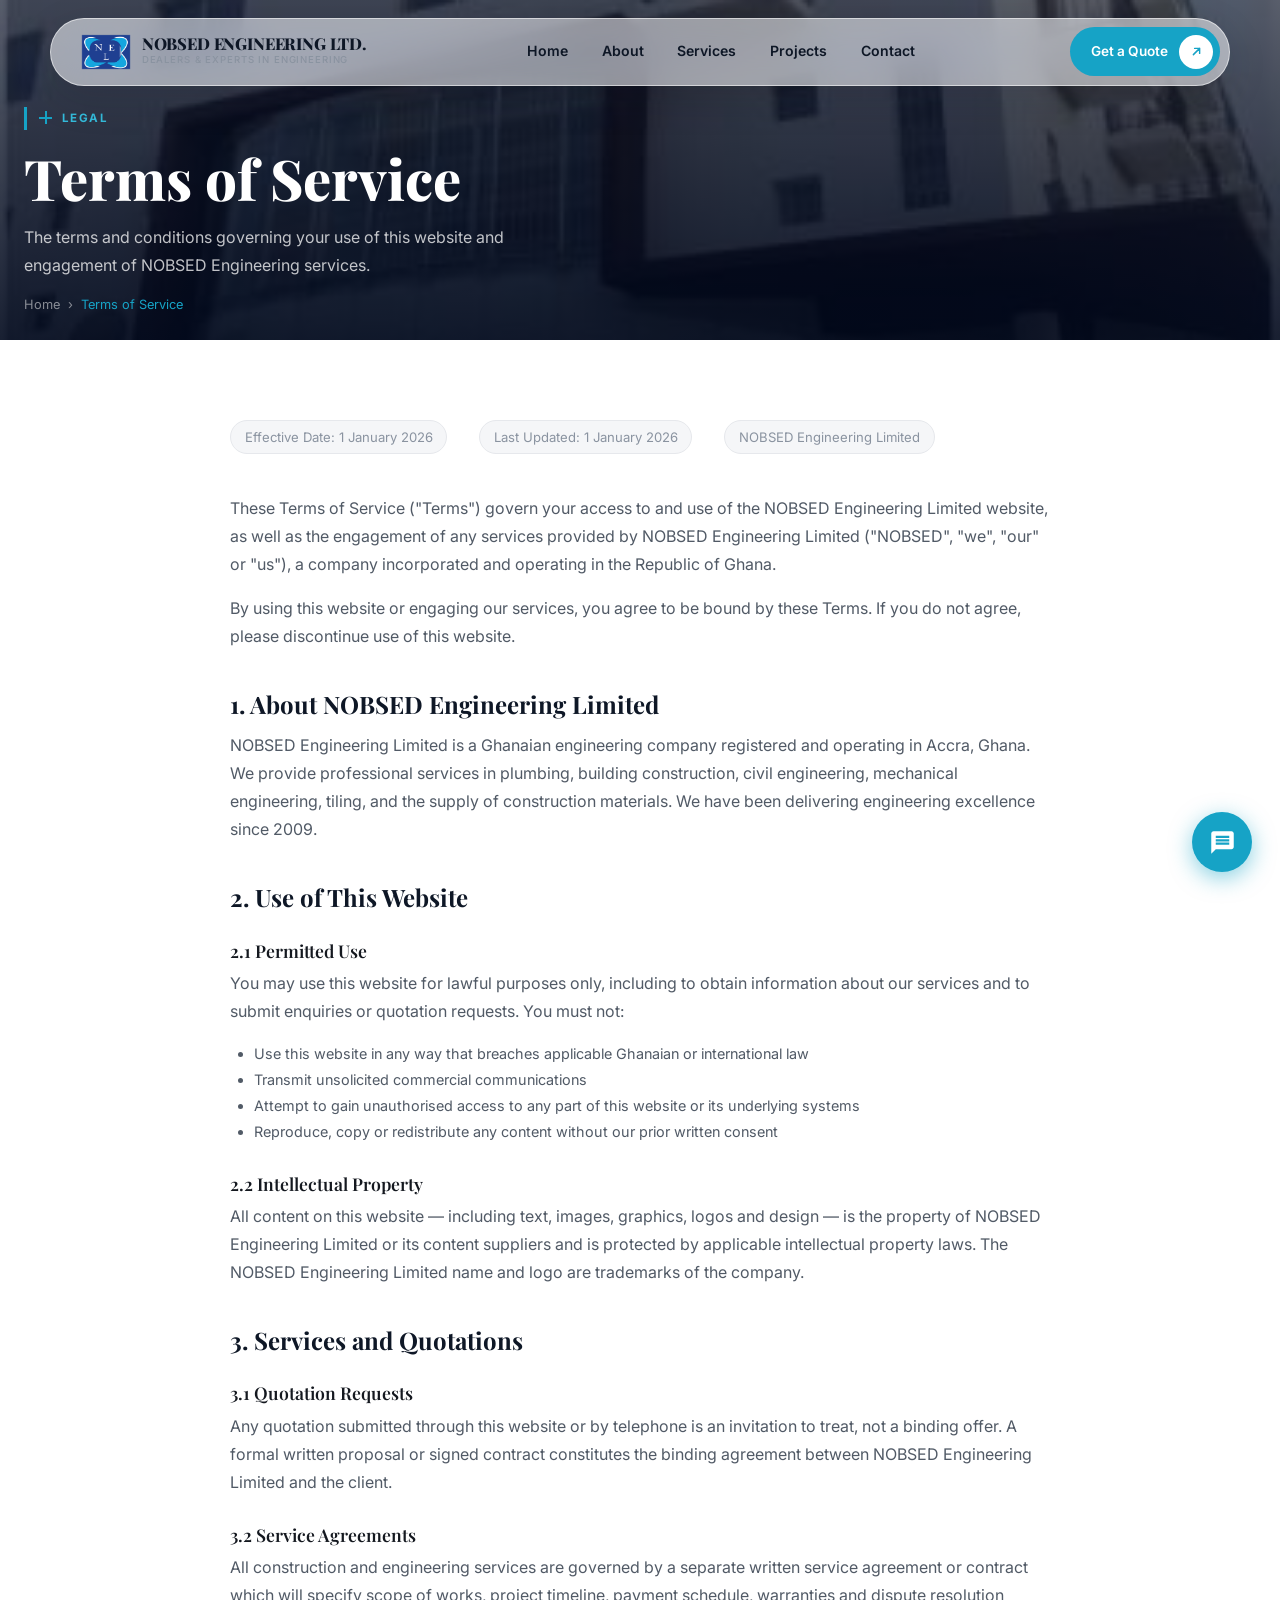
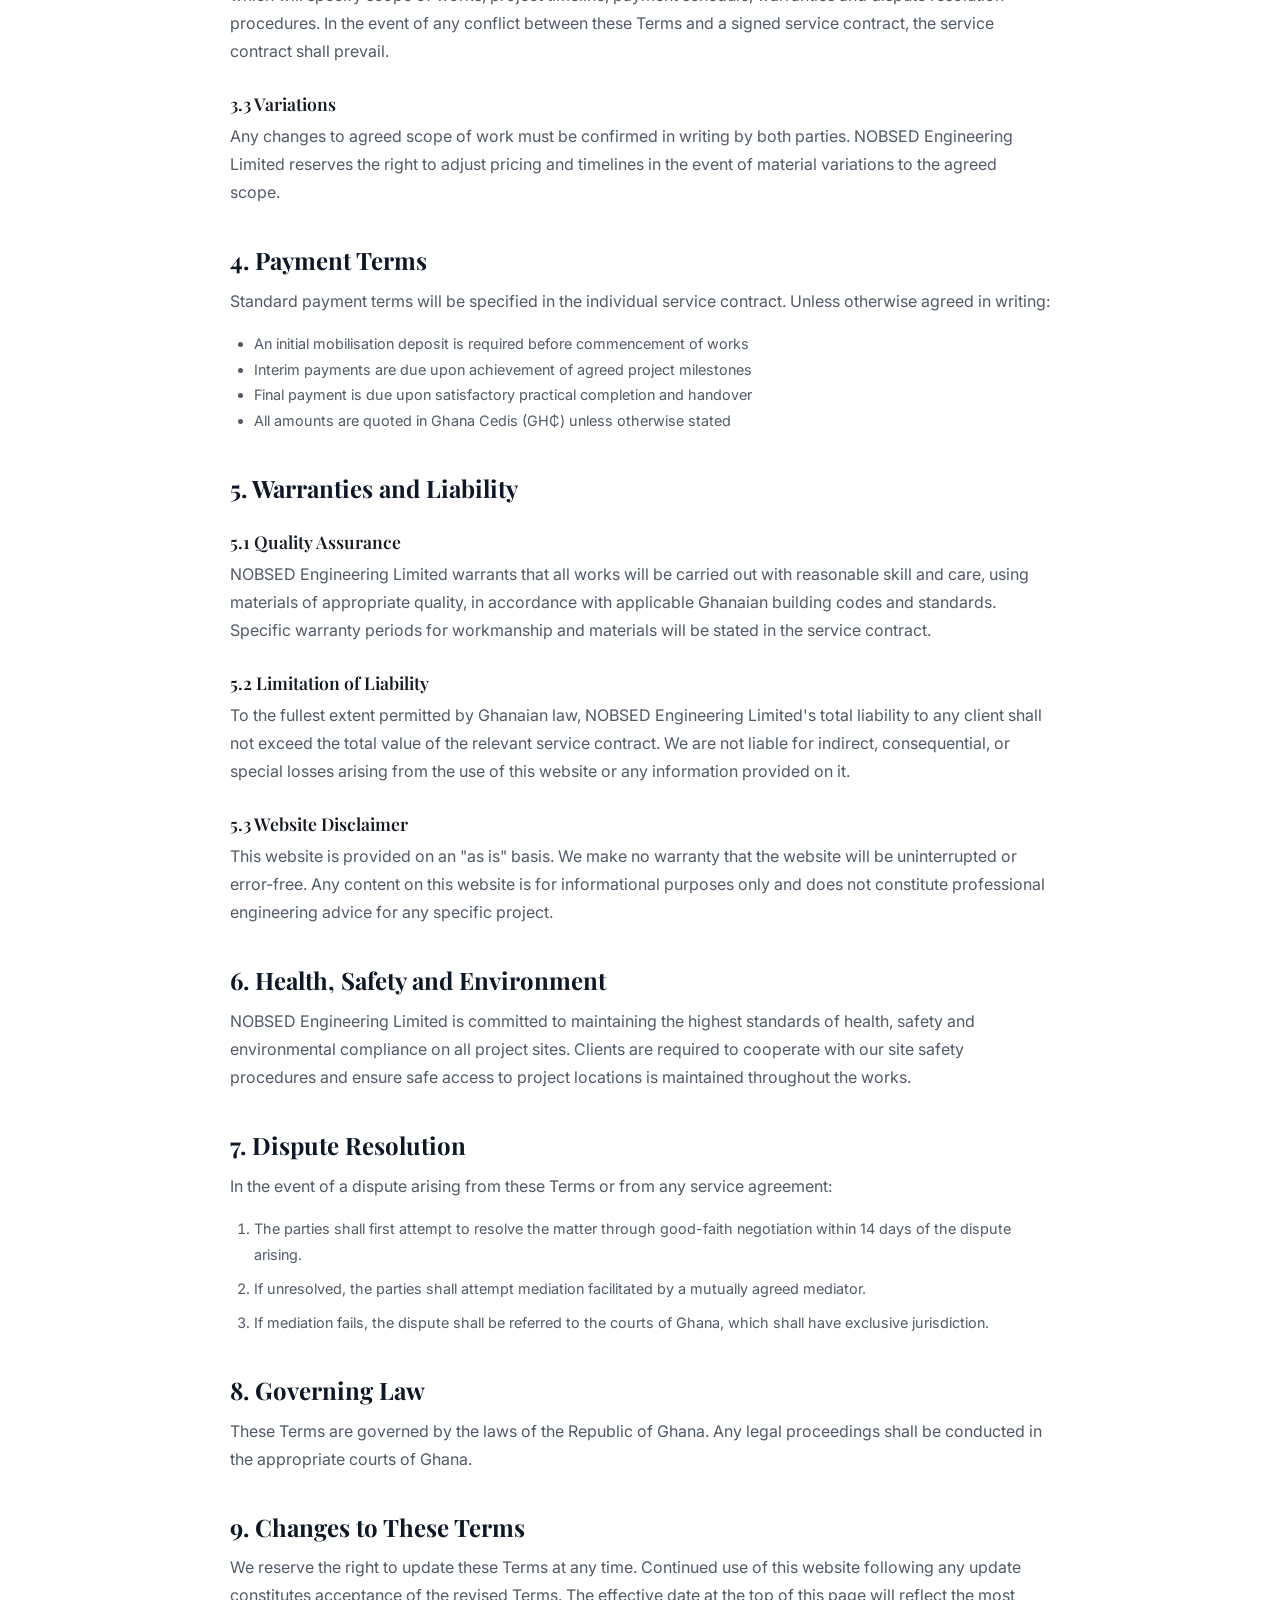
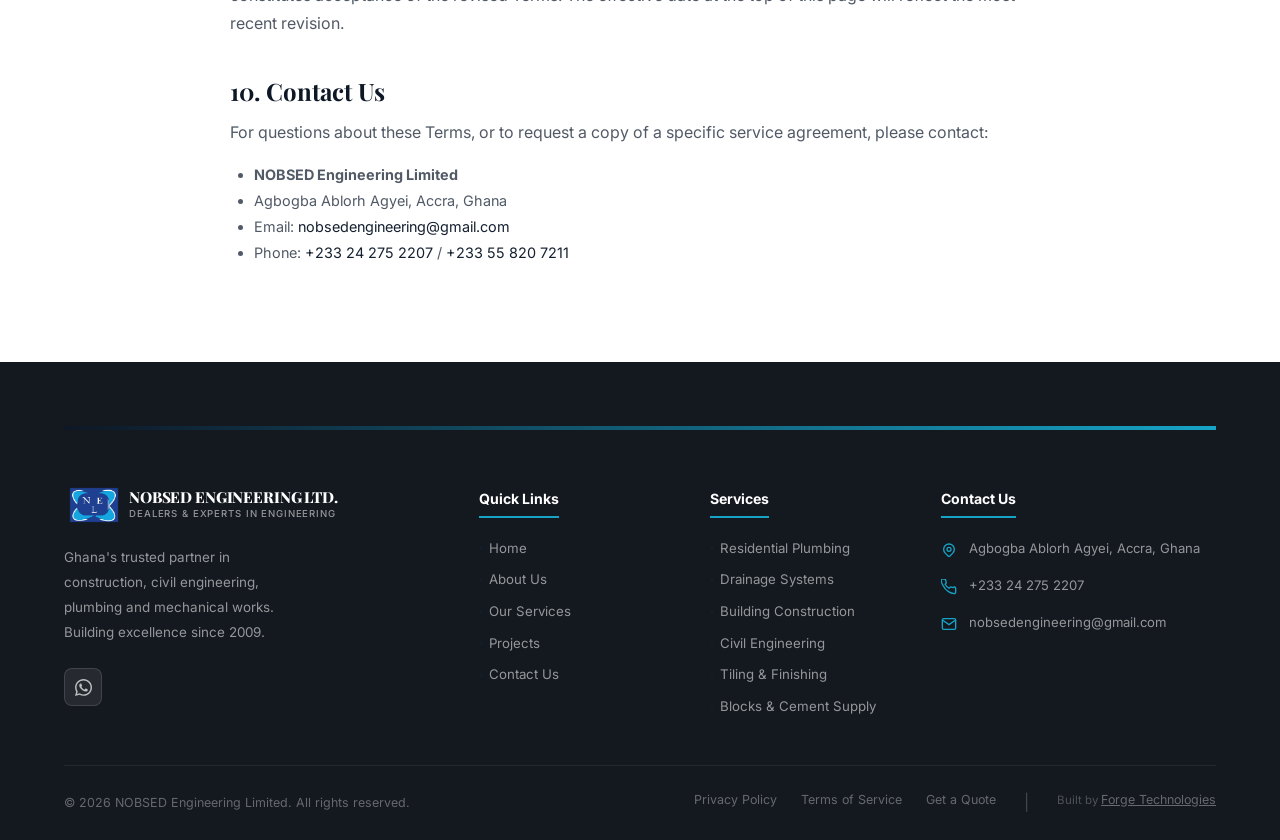
<file: terms.html>
<!DOCTYPE html>
<html lang="en">
<head>
<meta charset="UTF-8">
<meta name="viewport" content="width=device-width,initial-scale=1.0">
<title>Terms of Service — NOBSED Engineering Limited</title>
<meta name="description" content="Terms of Service for NOBSED Engineering Limited. The terms and conditions governing your use of our website and engagement of our engineering services.">
<link rel="icon" type="image/png" href="images/Logo.png">
<link rel="stylesheet" href="style.css">
<link rel="canonical" href="https://nobsedengineering.com/terms">
<style>
.legal-body { max-width: 820px; margin: 0 auto; }
.legal-body h2 { font-size: 1.5rem; margin: 2.5rem 0 .75rem; color: var(--navy); }
.legal-body h3 { font-size: 1.1rem; margin: 1.75rem 0 .5rem; color: var(--charcoal); }
.legal-body p { margin-bottom: 1rem; }
.legal-body ul { padding-left: 1.5rem; margin-bottom: 1rem; list-style: disc; }
.legal-body ul li { color: var(--mid); font-size: .9rem; line-height: 1.8; }
.legal-body ol { padding-left: 1.5rem; margin-bottom: 1rem; }
.legal-body ol li { color: var(--mid); font-size: .9rem; line-height: 1.8; margin-bottom: .5rem; }
.legal-meta { display: flex; gap: 2rem; margin-bottom: 2.5rem; flex-wrap: wrap; }
.legal-meta span { font-size: .82rem; color: var(--muted); background: var(--bg); padding: .35rem .85rem; border-radius: 100px; border: 1px solid var(--border); }
</style>
  <!-- Open Graph / Social Share -->
  <meta property="og:type" content="website">
  <meta property="og:site_name" content="NOBSED Engineering Ltd">
  <meta property="og:url" content="https://nobsedengineering.com/terms">
  <meta property="og:title" content="Terms of Service — NOBSED Engineering Ltd">
  <meta property="og:description" content="Terms and conditions governing the use of NOBSED Engineering Limited's website and services.">
  <meta property="og:image" content="https://nobsedengineering.com/images/og-preview.jpg">
  <meta property="og:image:width" content="1200">
  <meta property="og:image:height" content="630">
  <meta property="og:locale" content="en_GH">
  <!-- Twitter / WhatsApp card -->
  <meta name="twitter:card" content="summary_large_image">
  <meta name="twitter:title" content="Terms of Service — NOBSED Engineering Ltd">
  <meta name="twitter:description" content="Terms and conditions governing the use of NOBSED Engineering Limited's website and services.">
  <meta name="twitter:image" content="https://nobsedengineering.com/images/og-preview.jpg">
</head>
<body>

<!-- NAVBAR -->
<nav id="navbar">
  <div class="nav-inner">
    <a href="/" class="nav-logo">
      <img src="images/Logo.png" alt="NOBSED Engineering Logo" class="nav-logo-img">
      <div class="nav-logo-text">
        <span class="nav-logo-name">NOBSED ENGINEERING LTD.</span>
        <span class="nav-logo-sub">Dealers &amp; Experts in Engineering</span>
      </div>
    </a>
    <div class="nav-links">
      <a href="/" class="nav-link">Home</a>
      <a href="about" class="nav-link">About</a>
      <a href="services" class="nav-link">Services</a>
      <a href="portfolio" class="nav-link">Projects</a>
      <a href="contact" class="nav-link">Contact</a>
    </div>
    <a href="contact" class="nav-cta">Get a Quote<span class="cta-ico"><svg viewBox="0 0 24 24"><path d="M7 17L17 7M9 7h8v8" stroke-linecap="round" stroke-linejoin="round"/></svg></span></a>
    <div class="hamburger" id="hamburger"><span></span><span></span><span></span></div>
  </div>
</nav>
<div class="mobile-nav" id="mobileNav">
  <div class="mobile-nav-logo"><img src="images/Logo.png" alt="NEL Logo"><span>NOBSED Engineering</span></div>
  <span class="mobile-nav-close" id="mobileClose">&times;</span>
  <a href="/">Home</a><a href="about">About Us</a><a href="services">Services</a><a href="portfolio">Projects</a><a href="contact">Contact</a>
  <a href="contact" class="btn btn-gold" style="margin-top:1rem">Get a Free Quote</a>
</div>

<!-- PAGE HERO -->
<div class="page-hero">
  <div class="page-hero-bg" style="background-image:url('images/projects/Picture56.jpg')"></div>
  <div class="page-hero-overlay"></div>
  <div class="container page-hero-content">
    <div class="tag">Legal</div>
    <h1>Terms of Service</h1>
    <p>The terms and conditions governing your use of this website and engagement of NOBSED Engineering services.</p>
    <div class="breadcrumb"><a href="/">Home</a><span class="breadcrumb-sep">›</span><span class="current">Terms of Service</span></div>
  </div>
</div>

<!-- CONTENT -->
<section class="section">
  <div class="container">
    <div class="legal-body">

      <div class="legal-meta">
        <span>Effective Date: 1 January 2026</span>
        <span>Last Updated: 1 January 2026</span>
        <span>NOBSED Engineering Limited</span>
      </div>

      <p>These Terms of Service ("Terms") govern your access to and use of the NOBSED Engineering Limited website, as well as the engagement of any services provided by NOBSED Engineering Limited ("NOBSED", "we", "our" or "us"), a company incorporated and operating in the Republic of Ghana.</p>
      <p>By using this website or engaging our services, you agree to be bound by these Terms. If you do not agree, please discontinue use of this website.</p>

      <h2>1. About NOBSED Engineering Limited</h2>
      <p>NOBSED Engineering Limited is a Ghanaian engineering company registered and operating in Accra, Ghana. We provide professional services in plumbing, building construction, civil engineering, mechanical engineering, tiling, and the supply of construction materials. We have been delivering engineering excellence since 2009.</p>

      <h2>2. Use of This Website</h2>
      <h3>2.1 Permitted Use</h3>
      <p>You may use this website for lawful purposes only, including to obtain information about our services and to submit enquiries or quotation requests. You must not:</p>
      <ul>
        <li>Use this website in any way that breaches applicable Ghanaian or international law</li>
        <li>Transmit unsolicited commercial communications</li>
        <li>Attempt to gain unauthorised access to any part of this website or its underlying systems</li>
        <li>Reproduce, copy or redistribute any content without our prior written consent</li>
      </ul>

      <h3>2.2 Intellectual Property</h3>
      <p>All content on this website — including text, images, graphics, logos and design — is the property of NOBSED Engineering Limited or its content suppliers and is protected by applicable intellectual property laws. The NOBSED Engineering Limited name and logo are trademarks of the company.</p>

      <h2>3. Services and Quotations</h2>
      <h3>3.1 Quotation Requests</h3>
      <p>Any quotation submitted through this website or by telephone is an invitation to treat, not a binding offer. A formal written proposal or signed contract constitutes the binding agreement between NOBSED Engineering Limited and the client.</p>

      <h3>3.2 Service Agreements</h3>
      <p>All construction and engineering services are governed by a separate written service agreement or contract which will specify scope of works, project timeline, payment schedule, warranties and dispute resolution procedures. In the event of any conflict between these Terms and a signed service contract, the service contract shall prevail.</p>

      <h3>3.3 Variations</h3>
      <p>Any changes to agreed scope of work must be confirmed in writing by both parties. NOBSED Engineering Limited reserves the right to adjust pricing and timelines in the event of material variations to the agreed scope.</p>

      <h2>4. Payment Terms</h2>
      <p>Standard payment terms will be specified in the individual service contract. Unless otherwise agreed in writing:</p>
      <ul>
        <li>An initial mobilisation deposit is required before commencement of works</li>
        <li>Interim payments are due upon achievement of agreed project milestones</li>
        <li>Final payment is due upon satisfactory practical completion and handover</li>
        <li>All amounts are quoted in Ghana Cedis (GH₵) unless otherwise stated</li>
      </ul>

      <h2>5. Warranties and Liability</h2>
      <h3>5.1 Quality Assurance</h3>
      <p>NOBSED Engineering Limited warrants that all works will be carried out with reasonable skill and care, using materials of appropriate quality, in accordance with applicable Ghanaian building codes and standards. Specific warranty periods for workmanship and materials will be stated in the service contract.</p>

      <h3>5.2 Limitation of Liability</h3>
      <p>To the fullest extent permitted by Ghanaian law, NOBSED Engineering Limited's total liability to any client shall not exceed the total value of the relevant service contract. We are not liable for indirect, consequential, or special losses arising from the use of this website or any information provided on it.</p>

      <h3>5.3 Website Disclaimer</h3>
      <p>This website is provided on an "as is" basis. We make no warranty that the website will be uninterrupted or error-free. Any content on this website is for informational purposes only and does not constitute professional engineering advice for any specific project.</p>

      <h2>6. Health, Safety and Environment</h2>
      <p>NOBSED Engineering Limited is committed to maintaining the highest standards of health, safety and environmental compliance on all project sites. Clients are required to cooperate with our site safety procedures and ensure safe access to project locations is maintained throughout the works.</p>

      <h2>7. Dispute Resolution</h2>
      <p>In the event of a dispute arising from these Terms or from any service agreement:</p>
      <ol>
        <li>The parties shall first attempt to resolve the matter through good-faith negotiation within 14 days of the dispute arising.</li>
        <li>If unresolved, the parties shall attempt mediation facilitated by a mutually agreed mediator.</li>
        <li>If mediation fails, the dispute shall be referred to the courts of Ghana, which shall have exclusive jurisdiction.</li>
      </ol>

      <h2>8. Governing Law</h2>
      <p>These Terms are governed by the laws of the Republic of Ghana. Any legal proceedings shall be conducted in the appropriate courts of Ghana.</p>

      <h2>9. Changes to These Terms</h2>
      <p>We reserve the right to update these Terms at any time. Continued use of this website following any update constitutes acceptance of the revised Terms. The effective date at the top of this page will reflect the most recent revision.</p>

      <h2>10. Contact Us</h2>
      <p>For questions about these Terms, or to request a copy of a specific service agreement, please contact:</p>
      <ul>
        <li><strong>NOBSED Engineering Limited</strong></li>
        <li>Agbogba Ablorh Agyei, Accra, Ghana</li>
        <li>Email: <a href="mailto:nobsedengineering@gmail.com" style="color:var(--green)">nobsedengineering@gmail.com</a></li>
        <li>Phone: <a href="tel:+233242752207" style="color:var(--green)">+233 24 275 2207</a> / <a href="tel:+233558207211" style="color:var(--green)">+233 55 820 7211</a></li>
      </ul>

    </div>
  </div>
</section>

<!-- FOOTER -->
<footer>
  <div class="container">
    <div class="footer-accent-bar"></div>
    <div class="footer-top">
      <div class="footer-brand">
        <a href="/" class="nav-logo" style="margin-bottom:1.25rem"><img src="images/Logo.png" alt="NEL Logo" class="nav-logo-img"><div class="nav-logo-text"><span class="nav-logo-name">NOBSED ENGINEERING LTD.</span><span class="nav-logo-sub">Dealers &amp; Experts in Engineering</span></div></a>
        <p>Ghana's trusted partner in construction, civil engineering, plumbing and mechanical works. Building excellence since 2009.</p>
        <div class="footer-social">
          <a href="https://wa.me/233242752207" class="social-btn" aria-label="WhatsApp" target="_blank" rel="noopener"><svg viewBox="0 0 24 24"><path d="M17.472 14.382c-.297-.149-1.758-.867-2.03-.967-.273-.099-.471-.148-.67.15-.197.297-.767.966-.94 1.164-.173.199-.347.223-.644.075-.297-.15-1.255-.463-2.39-1.475-.883-.788-1.48-1.761-1.653-2.059-.173-.297-.018-.458.13-.606.134-.133.298-.347.446-.52.149-.174.198-.298.298-.497.099-.198.05-.371-.025-.52-.075-.149-.669-1.612-.916-2.207-.242-.579-.487-.5-.669-.51-.173-.008-.371-.01-.57-.01-.198 0-.52.074-.792.372-.272.297-1.04 1.016-1.04 2.479 0 1.462 1.065 2.875 1.213 3.074.149.198 2.096 3.2 5.077 4.487.709.306 1.262.489 1.694.625.712.227 1.36.195 1.871.118.571-.085 1.758-.719 2.006-1.413.248-.694.248-1.289.173-1.413-.074-.124-.272-.198-.57-.347m-5.421 7.403h-.004a9.87 9.87 0 01-5.031-1.378l-.361-.214-3.741.982.998-3.648-.235-.374a9.86 9.86 0 01-1.51-5.26c.001-5.45 4.436-9.884 9.888-9.884 2.64 0 5.122 1.03 6.988 2.898a9.825 9.825 0 012.893 6.994c-.003 5.45-4.437 9.884-9.885 9.884M20.52 3.449C18.24 1.245 15.24 0 12.045 0 5.463 0 .104 5.334.101 11.892c0 2.096.549 4.142 1.595 5.945L0 24l6.335-1.652a12.062 12.062 0 005.71 1.448h.005c6.585 0 11.946-5.336 11.949-11.896 0-3.176-1.24-6.165-3.495-8.411z"/></svg></a>



        </div>
      </div>
      <div class="footer-col"><h5>Quick Links</h5><ul><li><a href="/">Home</a></li><li><a href="about">About Us</a></li><li><a href="services">Our Services</a></li><li><a href="portfolio">Projects</a></li><li><a href="contact">Contact Us</a></li></ul></div>
      <div class="footer-col"><h5>Services</h5><ul><li><a href="services">Residential Plumbing</a></li><li><a href="services">Drainage Systems</a></li><li><a href="services">Building Construction</a></li><li><a href="services">Civil Engineering</a></li><li><a href="services">Tiling &amp; Finishing</a></li><li><a href="services">Blocks &amp; Cement Supply</a></li></ul></div>
      <div class="footer-col">
        <h5>Contact Us</h5>
        <div class="footer-contact-item"><svg viewBox="0 0 24 24"><path d="M17.657 16.657L13.414 20.9a2 2 0 01-2.827 0l-4.244-4.243a8 8 0 1111.314 0z" stroke="#16a3c6" stroke-width="2" fill="none"/><circle cx="12" cy="11" r="3" stroke="#16a3c6" stroke-width="2" fill="none"/></svg><span>Agbogba Ablorh Agyei, Accra, Ghana</span></div>
        <div class="footer-contact-item"><svg viewBox="0 0 24 24"><path d="M22 16.92v3a2 2 0 01-2.18 2 19.79 19.79 0 01-8.63-3.07A19.5 19.5 0 013.09 9.82 19.79 19.79 0 01.01 1.19 2 2 0 012 0h3a2 2 0 012 1.72 12.84 12.84 0 00.7 2.81 2 2 0 01-.45 2.11L6.09 7.91a16 16 0 006 6l1.27-1.27a2 2 0 012.11-.45 12.84 12.84 0 002.81.7A2 2 0 0122 14v2.92z" stroke="#16a3c6" stroke-width="2" fill="none"/></svg><span><a href="tel:+233242752207">+233 24 275 2207</a></span></div>
        <div class="footer-contact-item"><svg viewBox="0 0 24 24"><path d="M4 4h16c1.1 0 2 .9 2 2v12c0 1.1-.9 2-2 2H4c-1.1 0-2-.9-2-2V6c0-1.1.9-2 2-2z" stroke="#16a3c6" stroke-width="2" fill="none"/><path d="M22 6l-10 7L2 6" stroke="#16a3c6" stroke-width="2" fill="none"/></svg><a href="mailto:nobsedengineering@gmail.com">nobsedengineering@gmail.com</a></div>
      </div>
    </div>
    <div class="footer-bottom"><p>&copy; 2026 NOBSED Engineering Limited. All rights reserved.</p><div class="footer-bottom-links"><a href="privacy">Privacy Policy</a><a href="terms">Terms of Service</a><a href="contact">Get a Quote</a><span style="color:rgba(255,255,255,.2);margin:0 .25rem">|</span><span style="color:rgba(255,255,255,.25);font-size:.72rem">Built by <a href="#" style="color:rgba(255,255,255,.35);text-decoration:underline">Forge Technologies</a></span></div></div>
  </div>
</footer>
<!-- Floating contact widget (free, native — Call / WhatsApp / SMS / Inquire) -->
<div class="fab-contact" id="fabContact">
  <div class="fab-menu">
    <a href="tel:+233242752207" class="fab-item"><span class="fab-label">Call</span><span class="fab-ic call"><svg viewBox="0 0 24 24"><path d="M6.62 10.79c1.44 2.83 3.76 5.14 6.59 6.59l2.2-2.2c.27-.27.67-.36 1.02-.24 1.12.37 2.33.57 3.57.57.55 0 1 .45 1 1V20c0 .55-.45 1-1 1-9.39 0-17-7.61-17-17 0-.55.45-1 1-1H8c.55 0 1 .45 1 1 0 1.25.2 2.45.57 3.57.11.35.03.74-.25 1.02l-2.2 2.2z"/></svg></span></a>
    <a href="https://wa.me/233242752207" target="_blank" rel="noopener" class="fab-item"><span class="fab-label">WhatsApp</span><span class="fab-ic wa"><svg viewBox="0 0 24 24"><path d="M17.472 14.382c-.297-.149-1.758-.867-2.03-.967-.273-.099-.471-.148-.67.15-.197.297-.767.966-.94 1.164-.173.199-.347.223-.644.075-.297-.15-1.255-.463-2.39-1.475-.883-.788-1.48-1.761-1.653-2.059-.173-.297-.018-.458.13-.606.134-.133.298-.347.446-.52.149-.174.198-.298.298-.497.099-.198.05-.371-.025-.52-.075-.149-.669-1.612-.916-2.207-.242-.579-.487-.5-.669-.51-.173-.008-.371-.01-.57-.01-.198 0-.52.074-.792.372-.272.297-1.04 1.016-1.04 2.479 0 1.462 1.065 2.875 1.213 3.074.149.198 2.096 3.2 5.077 4.487.709.306 1.262.489 1.694.625.712.227 1.36.195 1.871.118.571-.085 1.758-.719 2.006-1.413.248-.694.248-1.289.173-1.413-.074-.124-.272-.198-.57-.347m-5.421 7.403h-.004a9.87 9.87 0 01-5.031-1.378l-.361-.214-3.741.982.998-3.648-.235-.374a9.86 9.86 0 01-1.51-5.26c.001-5.45 4.436-9.884 9.888-9.884 2.64 0 5.122 1.03 6.988 2.898a9.825 9.825 0 012.893 6.994c-.003 5.45-4.437 9.884-9.885 9.884M20.52 3.449C18.24 1.245 15.24 0 12.045 0 5.463 0 .104 5.334.101 11.892c0 2.096.549 4.142 1.595 5.945L0 24l6.335-1.652a12.062 12.062 0 005.71 1.448h.005c6.585 0 11.946-5.336 11.949-11.896 0-3.176-1.24-6.165-3.495-8.411z"/></svg></span></a>
    <a href="sms:+233242752207" class="fab-item"><span class="fab-label">SMS</span><span class="fab-ic sms"><svg viewBox="0 0 24 24"><path d="M20 2H4c-1.1 0-2 .9-2 2v18l4-4h14c1.1 0 2-.9 2-2V4c0-1.1-.9-2-2-2zm-9 9H9V9h2v2zm4 0h-2V9h2v2zm-8 0H5V9h2v2z"/></svg></span></a>
    <a href="contact" class="fab-item"><span class="fab-label">Inquire Now</span><span class="fab-ic inq"><svg viewBox="0 0 24 24"><path d="M3.9 12c0-1.71 1.39-3.1 3.1-3.1h4V7H7c-2.76 0-5 2.24-5 5s2.24 5 5 5h4v-1.9H7c-1.71 0-3.1-1.39-3.1-3.1zM8 13h8v-2H8v2zm9-6h-4v1.9h4c1.71 0 3.1 1.39 3.1 3.1s-1.39 3.1-3.1 3.1h-4V17h4c2.76 0 5-2.24 5-5s-2.24-5-5-5z"/></svg></span></a>
  </div>
  <button class="fab-toggle" aria-label="Contact options" onclick="document.getElementById('fabContact').classList.toggle('open')">
    <svg class="fab-icon-chat" viewBox="0 0 24 24"><path d="M20 2H4c-1.1 0-1.99.9-1.99 2L2 22l4-4h14c1.1 0 2-.9 2-2V4c0-1.1-.9-2-2-2zm-2 12H6v-2h12v2zm0-3H6V9h12v2zm0-3H6V6h12v2z"/></svg>
    <svg class="fab-icon-x" viewBox="0 0 24 24"><path d="M19 6.41L17.59 5 12 10.59 6.41 5 5 6.41 10.59 12 5 17.59 6.41 19 12 13.41 17.59 19 19 17.59 13.41 12z"/></svg>
  </button>
</div>

<script>
const nav = document.getElementById('navbar');
window.addEventListener('scroll', () => nav.classList.toggle('scrolled', window.scrollY > 60));
const hb = document.getElementById('hamburger');
const mn = document.getElementById('mobileNav');
const mc = document.getElementById('mobileClose');
hb.addEventListener('click', () => mn.classList.add('open'));
mc.addEventListener('click', () => mn.classList.remove('open'));
document.querySelectorAll('.reveal').forEach(el => {
  new IntersectionObserver(([e]) => { if(e.isIntersecting) el.classList.add('visible'); }, {threshold:.15}).observe(el);
});
</script>
</body>
</html>
</file>
<file: style.css>
/* ══════════════════════════════════════════════════════
   NOBSED ENGINEERING LIMITED — Shared Stylesheet
   Brand: Navy #0e1726 · Teal #16a3c6 · Slate accents (green & gold retired)
═══════════════════════════════════════════════════════ */

@import url('https://fonts.googleapis.com/css2?family=Playfair+Display:ital,wght@0,500;0,600;0,700;0,800;1,500;1,600&family=Inter:wght@300;400;500;600;700&display=swap');

:root {
    /* ── Slate / Ink (refined, premium) ── */
  --navy:         #0e1726;
  --navy-dark:    #070c15;
  --navy-mid:     #1c2b44;
  --navy-light:   #e9edf3;
  --navy-pale:    #f4f6f9;
  --blue:         #16a3c6;
  --blue-dark:    #1187a6;
  --blue-mid:     #34bcdc;
  --blue-light:   #e2f5fa;

  /* ── Green remapped to slate (green retired) ── */
  --green:        #14202f;
  --green-dark:   #0b131d;
  --green-mid:    #1c2b44;
  --green-light:  #eef1f5;
  --green-pale:   #f5f7f9;

  /* ── Gold accent (signature) ── */
  --gold:         #16a3c6;
  --gold-dark:    #1187a6;
  --gold-light:   #e2f5fa;

  /* ── Neutrals ── */
  --charcoal:     #14181f;
  --charcoal-2:   #2d3748;
  --mid:          #515a66;
  --muted:        #8a93a0;
  --border:       #e6e8ec;
  --bg:           #f5f6f8;
  --white:        #ffffff;

  /* ── Shadows & radii ── */
  --shadow-sm:    0 1px 3px rgba(0,0,0,.08);
  --shadow:       0 4px 16px rgba(0,0,0,.10);
  --shadow-lg:    0 12px 40px rgba(0,0,0,.15);
  --shadow-xl:    0 24px 60px rgba(0,0,0,.20);
  --radius:       12px;
  --radius-lg:    18px;
  --radius-xl:    28px;
  --t:            all .2s ease;
  --t-slow:       all .4s ease;
}

*, *::before, *::after { box-sizing: border-box; margin: 0; padding: 0; }
html { scroll-behavior: smooth; font-size: 16px; overflow-x: hidden; max-width: 100%; }
body { font-family: 'Inter', sans-serif; color: var(--charcoal); background: var(--white); line-height: 1.6; overflow-x: hidden; max-width: 100%; }
img { max-width: 100%; display: block; height: auto; }
a { text-decoration: none; color: inherit; }
ul { list-style: none; }
button { cursor: pointer; border: none; background: none; font-family: inherit; }

/* ── Prevent ANY element from causing horizontal scroll ── */
@media (max-width: 768px) {
  .container { padding: 0 1rem; }
  .section   { padding: 3rem 0; }
  /* Make sure grids/flex rows wrap and don't overflow */
  [class*="grid"], [class*="-grid"] { min-width: 0; }
  /* Marquee and wide strips stay contained */
  .marquee-outer, .marquee-track { max-width: 100vw; }
  /* Stats bars, process strips etc */
  .stats-bar, .process-strip, .footer-top { overflow: hidden; }
}

/* ── TYPOGRAPHY ── */
h1,h2,h3,h4,h5 { font-family: 'Playfair Display', serif; line-height: 1.2; color: var(--charcoal); }
h1 { font-size: clamp(2rem,5vw,3.5rem); font-weight: 800; }
h2 { font-size: clamp(1.6rem,3.5vw,2.4rem); font-weight: 700; }
h3 { font-size: 1.2rem; font-weight: 600; }
p  { color: var(--mid); line-height: 1.75; }

/* ── LAYOUT ── */
.container { width: 100%; max-width: 1200px; margin: 0 auto; padding: 0 1.5rem; }
.section    { padding: 5rem 0; }
.section-alt { background: var(--bg); }
.section-dark { background: var(--charcoal); }

/* ── TAG / BADGE ── */
/* Eyebrow with a surveyor's crosshair marker */
.tag { display:inline-block; background:transparent; color:var(--blue); font-family:'Inter',sans-serif; font-size:.72rem; font-weight:700; letter-spacing:.16em; text-transform:uppercase; padding:0; margin-bottom:.85rem; }
.tag::before { content:''; display:inline-block; vertical-align:middle; width:13px; height:13px; margin:-3px .6rem 0 0; background:linear-gradient(var(--blue),var(--blue)) no-repeat center/100% 2px, linear-gradient(var(--blue),var(--blue)) no-repeat center/2px 100%; }
.tag-gold { color:var(--blue); }
/* Divider removed — kept as an invisible spacer to preserve heading rhythm */
.divider { display:block; height:0; border:0; background:none; margin:.2rem 0 1.25rem; }
.divider::before, .divider::after { display:none; }
h1 em, h2 em, h3 em { font-style:italic; color:var(--blue); }

/* ── BUTTONS ── */
.btn { display:inline-flex; align-items:center; gap:.5rem; font-family:'Inter',sans-serif; font-weight:600; font-size:.82rem; letter-spacing:.07em; text-transform:uppercase; padding:.9rem 2rem; border-radius:4px; transition:var(--t); cursor:pointer; }
.btn-primary { background:var(--navy); color:#fff; }
.btn-primary:hover { background:var(--navy-dark); transform:translateY(-2px); box-shadow:0 8px 24px rgba(0,43,109,.35); }
.btn-gold { background:var(--gold); color:#fff; }
.btn-gold:hover { background:var(--gold-dark); transform:translateY(-2px); box-shadow:0 8px 24px rgba(22,163,198,.4); }
.btn-outline { background:transparent; color:var(--navy); border:2px solid var(--navy); }
.btn-outline:hover { background:var(--navy); color:#fff; }
.btn-white { background:#fff; color:var(--navy); }
.btn-white:hover { background:var(--navy-pale); }
.btn-white-outline { background:transparent; color:#fff; border:1.5px solid rgba(255,255,255,.55); }
.btn-white-outline:hover { background:rgba(255,255,255,.1); border-color:rgba(255,255,255,.85); }

/* ── SCROLL REVEAL ── */
.reveal { opacity:0; transform:translateY(28px); transition:opacity .65s ease, transform .65s ease; }
.reveal.up { transform:translateY(28px); }
.reveal.left { transform:translateX(-28px); }
.reveal.right { transform:translateX(28px); }
.reveal.visible { opacity:1; transform:none; }
.d1 { transition-delay:.1s; }
.d2 { transition-delay:.2s; }
.d3 { transition-delay:.3s; }
.d4 { transition-delay:.4s; }
.d5 { transition-delay:.5s; }

/* ══════════════════════════════════════════════════════
   NAVBAR
═══════════════════════════════════════════════════════ */
/* ── Floating pill navbar ── */
#navbar { position:fixed; top:0; left:0; right:0; z-index:100; padding:1.1rem 1.5rem; transition:var(--t-slow); }
#navbar.scrolled { padding-top:.6rem; padding-bottom:.6rem; }

.nav-inner { display:flex; align-items:center; justify-content:space-between; max-width:1180px; margin:0 auto; padding:.55rem .55rem .55rem 1.6rem; background:rgba(255,255,255,.55); backdrop-filter:blur(20px) saturate(180%); -webkit-backdrop-filter:blur(20px) saturate(180%); border:1px solid rgba(255,255,255,.55); border-radius:100px; box-shadow:0 12px 40px rgba(14,23,38,.14); }
#navbar.scrolled .nav-inner { background:rgba(255,255,255,.78); box-shadow:0 8px 26px rgba(14,23,38,.16); }

/* Logo */
.nav-logo { display:flex; align-items:center; gap:.65rem; padding:.1rem .3rem; border-radius:var(--radius); transition:var(--t); }
.nav-logo-img { height:36px; width:auto; object-fit:contain; transition:filter .3s ease; }
.nav-logo-text { display:flex; flex-direction:column; }
.nav-logo-name { font-family:'Playfair Display',serif; font-size:1.02rem; font-weight:800; letter-spacing:-.01em; color:var(--navy); line-height:1.05; transition:var(--t); }
.nav-logo-sub { font-size:.6rem; font-weight:500; color:var(--muted); letter-spacing:.09em; text-transform:uppercase; }

/* Links */
.nav-links { display:flex; align-items:center; gap:2.1rem; }
.nav-link { font-family:'Inter',sans-serif; font-size:.88rem; font-weight:600; color:var(--navy); transition:var(--t); position:relative; }
.nav-link::after { content:''; position:absolute; bottom:-5px; left:0; right:0; height:2px; background:var(--blue); border-radius:2px; transform:scaleX(0); transition:var(--t); }
.nav-link:hover { color:var(--blue); }
.nav-link:hover::after, .nav-link.active::after { transform:scaleX(1); }
.nav-link.active { color:var(--blue); }

/* CTA pill with circular icon */
.nav-cta { display:inline-flex; align-items:center; gap:.7rem; font-family:'Inter',sans-serif; font-size:.85rem; font-weight:600; background:var(--blue); color:#fff; padding:.45rem .45rem .45rem 1.3rem; border-radius:100px; transition:var(--t); }
.nav-cta:hover { background:var(--blue-dark); }
.nav-cta .cta-ico { display:inline-flex; align-items:center; justify-content:center; width:34px; height:34px; border-radius:50%; background:#fff; flex-shrink:0; transition:var(--t); }
.nav-cta .cta-ico svg { width:15px; height:15px; stroke:var(--blue); fill:none; stroke-width:2.3; }
.nav-cta:hover .cta-ico { transform:rotate(45deg); }

/* Hamburger */
.hamburger { display:none; flex-direction:column; gap:5px; cursor:pointer; padding:.5rem; }
.hamburger span { display:block; width:24px; height:2px; background:var(--navy); border-radius:2px; transition:var(--t); }

/* Mobile nav */
.mobile-nav { display:none; position:fixed; inset:0; z-index:300; flex-direction:column; padding:1.6rem 1.75rem 2.25rem; opacity:0; transition:opacity .3s ease; background:radial-gradient(125% 80% at 100% 0%, var(--navy-mid), var(--navy) 62%); }
.mobile-nav::before { content:''; position:absolute; inset:0; background-image:linear-gradient(rgba(255,255,255,.05) 1px,transparent 1px),linear-gradient(90deg,rgba(255,255,255,.05) 1px,transparent 1px); background-size:44px 44px; pointer-events:none; }
.mobile-nav.open { display:flex; opacity:1; }
.mobile-nav > * { position:relative; z-index:1; }
.mobile-nav-logo { position:static; display:flex; align-items:center; gap:.7rem; margin-bottom:2.25rem; }
.mobile-nav-logo img { height:40px; width:auto; object-fit:contain; }
.mobile-nav-logo span { font-family:'Playfair Display',serif; font-size:1rem; font-weight:700; color:#fff; }
.mobile-nav-close { position:absolute; top:1.5rem; right:1.5rem; width:44px; height:44px; border-radius:50%; background:rgba(255,255,255,.08); border:1px solid rgba(255,255,255,.16); display:flex; align-items:center; justify-content:center; color:#fff; font-size:1.6rem; line-height:1; cursor:pointer; transition:var(--t); }
.mobile-nav-close:hover { background:var(--blue); border-color:var(--blue); }
.mobile-nav a:not(.btn) { display:flex; align-items:center; justify-content:space-between; font-family:'Playfair Display',serif; font-size:1.5rem; font-weight:600; color:#fff; padding:1.05rem .15rem; border-bottom:1px solid rgba(255,255,255,.1); transition:var(--t); }
.mobile-nav a:not(.btn)::after { content:'→'; font-family:'Inter',sans-serif; font-size:1.05rem; color:var(--blue); opacity:0; transform:translateX(-8px); transition:var(--t); }
.mobile-nav a:not(.btn):hover, .mobile-nav a.active { color:var(--blue-mid); padding-left:.55rem; }
.mobile-nav a:not(.btn):hover::after, .mobile-nav a.active::after { opacity:1; transform:none; }
.mobile-nav .btn { margin-top:auto !important; justify-content:center; width:100%; padding:1rem; font-size:.95rem; }
.mobile-nav .btn-gold { background:var(--blue); color:#fff; }
.mobile-nav .btn-gold:hover { background:var(--blue-dark); }

/* ══════════════════════════════════════════════════════
   PAGE HERO BANNER (inner pages)
═══════════════════════════════════════════════════════ */
.page-hero { position:relative; height:340px; display:flex; align-items:center; overflow:hidden; }
.page-hero-bg { position:absolute; inset:0; background-size:cover; background-position:center; }
.page-hero-overlay { position:absolute; inset:0; background:linear-gradient(to bottom, rgba(0,8,28,.65) 0%, rgba(0,8,28,.90) 100%); }
.page-hero-content { position:relative; z-index:2; padding-top:5rem; max-width:100%; overflow:hidden; }
/* Page hero label — clean sans-pill style */
.page-hero-content .tag {
  background: none;
  border: none;
  border-left: 3px solid var(--blue);
  padding: .15rem 0 .15rem .75rem;
  border-radius: 0;
  color: var(--blue-mid);
  font-size: .72rem;
  letter-spacing: .14em;
}
.page-hero-content h1 { color:#fff; margin-bottom:.75rem; }
.page-hero-content p { color:rgba(255,255,255,.75); max-width:55ch; font-size:1rem; }
.breadcrumb { display:flex; align-items:center; gap:.5rem; margin-top:1rem; }
.breadcrumb a, .breadcrumb span { font-family:'Inter',sans-serif; font-size:.8rem; color:rgba(255,255,255,.5); transition:var(--t); }
.breadcrumb a:hover { color:var(--gold); }
.breadcrumb-sep { color:rgba(255,255,255,.3); }
.breadcrumb .current { color:var(--gold); }

/* ══════════════════════════════════════════════════════
   FOOTER
═══════════════════════════════════════════════════════ */
footer { background:var(--charcoal); color:rgba(255,255,255,.7); padding:4rem 0 0; }
.footer-top { display:grid; grid-template-columns:2fr 1fr 1fr 1.5fr; gap:3rem; margin-bottom:3rem; }

.footer-brand .nav-logo { margin-bottom:1.25rem; }
.footer-brand .nav-logo-name { color:#fff !important; font-size:.95rem; }
.footer-brand .nav-logo-sub { color:rgba(255,255,255,.55) !important; }
.footer-brand p { font-size:.84rem; color:rgba(255,255,255,.55); line-height:1.85; max-width:28ch; margin-bottom:1.5rem; }

.footer-social { display:flex; gap:.75rem; }
.social-btn { width:38px; height:38px; border-radius:8px; display:flex; align-items:center; justify-content:center; background:rgba(255,255,255,.08); border:1px solid rgba(255,255,255,.12); transition:var(--t); cursor:pointer; }
.social-btn:hover { background:var(--green); border-color:var(--green); transform:translateY(-2px); }
.social-btn svg { width:17px; height:17px; fill:rgba(255,255,255,.7); }
.social-btn:hover svg { fill:#fff; }

.footer-col h5 { font-family:'Inter',sans-serif; font-size:.88rem; font-weight:700; color:#fff; margin-bottom:1.25rem; padding-bottom:.5rem; border-bottom:2px solid var(--gold); display:inline-block; }
.footer-col ul { display:flex; flex-direction:column; gap:.65rem; }
.footer-col li a { font-size:.83rem; color:rgba(255,255,255,.55); transition:var(--t); display:flex; align-items:center; gap:.4rem; }
.footer-col li a:hover { color:var(--gold); padding-left:.3rem; }
.footer-col li a::before { content:''; width:4px; height:4px; border-radius:50%; background:var(--green); flex-shrink:0; opacity:.6; }

.footer-contact-item { display:flex; align-items:flex-start; gap:.75rem; margin-bottom:1rem; }
.footer-contact-item svg { width:16px; height:16px; fill:var(--gold); flex-shrink:0; margin-top:.25rem; }
.footer-contact-item span { font-size:.82rem; color:rgba(255,255,255,.55); line-height:1.6; }
.footer-contact-item a { color:rgba(255,255,255,.55); transition:var(--t); font-size:.82rem; }
.footer-contact-item a:hover { color:var(--gold); }

.footer-bottom { border-top:1px solid rgba(255,255,255,.07); padding:1.5rem 0; display:flex; align-items:center; justify-content:space-between; flex-wrap:wrap; gap:1rem; }
.footer-bottom p { font-size:.78rem; color:rgba(255,255,255,.35); }
.footer-bottom-links { display:flex; gap:1.5rem; }
.footer-bottom-links a { font-size:.78rem; color:rgba(255,255,255,.35); transition:var(--t); }
.footer-bottom-links a:hover { color:rgba(255,255,255,.75); }
.footer-accent-bar { width:100%; height:4px; background:linear-gradient(to right, var(--navy), var(--blue)); margin-bottom:3.5rem; }

/* ══════════════════════════════════════════════════════
   SHARED COMPONENTS
═══════════════════════════════════════════════════════ */
/* Stats bar */
.stats-bar { display:grid; grid-template-columns:repeat(4,1fr); gap:0; background:var(--navy); border-radius:var(--radius-lg); overflow:hidden; box-shadow:var(--shadow-xl); }
.stat-item { padding:1.75rem 1.5rem; text-align:center; border-right:1px solid rgba(255,255,255,.12); }
.stat-item:last-child { border-right:none; }
.stat-num { font-family:'Inter',sans-serif; font-size:2.2rem; font-weight:800; color:#fff; line-height:1; }
.stat-plus { color:var(--gold); }
.stat-label { font-size:.78rem; color:rgba(255,255,255,.7); margin-top:.35rem; letter-spacing:.04em; }

/* Section header */
.sh { margin-bottom:3rem; }
.sh.center { text-align:center; }
.sh.center .divider { margin:0 auto 1.5rem; }
.sh.center p { margin:0 auto; max-width:60ch; }
.sh h2 { margin-bottom:.5rem; }
.sh p { max-width:60ch; }

/* Cards */
.card { background:#fff; border:1px solid var(--border); border-radius:var(--radius-lg); overflow:hidden; transition:var(--t-slow); }
.card:hover { box-shadow:var(--shadow-lg); transform:translateY(-4px); }

/* Form elements */
.form-group { display:flex; flex-direction:column; gap:.4rem; margin-bottom:1.25rem; }
.form-group label { font-family:'Inter',sans-serif; font-size:.82rem; font-weight:600; color:var(--charcoal); }
.form-group input, .form-group select, .form-group textarea {
  width:100%; padding:.8rem 1rem; border:1.5px solid var(--border);
  border-radius:var(--radius); font-family:'Inter',sans-serif;
  font-size:.9rem; color:var(--charcoal); background:#fff;
  transition:var(--t); outline:none;
}
.form-group input:focus, .form-group select:focus, .form-group textarea:focus {
  border-color:var(--green); box-shadow:0 0 0 3px rgba(22,163,198,.1);
}
.form-group textarea { resize:vertical; min-height:130px; }
.form-group select { appearance:none; background-image:url("data:image/svg+xml,%3Csvg xmlns='http://www.w3.org/2000/svg' width='12' height='12' viewBox='0 0 12 12'%3E%3Cpath fill='%234a5568' d='M6 8L1 3h10z'/%3E%3C/svg%3E"); background-repeat:no-repeat; background-position:right 1rem center; }

/* Floating contact widget (free, native — Call / WhatsApp / SMS / Inquire) */
.fab-contact { position:fixed; bottom:1.75rem; right:1.75rem; z-index:200; display:flex; flex-direction:column; align-items:flex-end; gap:.85rem; }
.fab-menu { display:flex; flex-direction:column; gap:.85rem; opacity:0; transform:translateY(14px) scale(.96); transform-origin:bottom right; pointer-events:none; transition:opacity .28s ease, transform .28s ease; }
.fab-contact.open .fab-menu { opacity:1; transform:none; pointer-events:auto; }
.fab-item { display:flex; align-items:center; gap:.75rem; text-decoration:none; justify-content:flex-end; }
.fab-label { background:#fff; color:var(--navy); font-family:'Inter',sans-serif; font-size:.84rem; font-weight:600; padding:.5rem .9rem; border-radius:9px; box-shadow:0 4px 16px rgba(0,0,0,.14); white-space:nowrap; }
.fab-ic { width:46px; height:46px; border-radius:50%; display:flex; align-items:center; justify-content:center; box-shadow:0 4px 16px rgba(0,0,0,.22); flex-shrink:0; transition:transform .2s ease; }
.fab-item:hover .fab-ic { transform:scale(1.1); }
.fab-ic svg { width:22px; height:22px; fill:#fff; }
.fab-ic.call { background:var(--blue); }
.fab-ic.wa   { background:#25d366; }
.fab-ic.sms  { background:var(--navy); }
.fab-ic.inq  { background:var(--blue-mid); }
.fab-toggle { width:60px; height:60px; border-radius:50%; background:var(--blue); border:none; cursor:pointer; box-shadow:0 6px 22px rgba(22,163,198,.5); display:flex; align-items:center; justify-content:center; transition:transform .25s ease, background .25s ease; align-self:flex-end; animation:waPulse 2.6s ease infinite; }
.fab-toggle:hover { background:var(--blue-dark); transform:scale(1.06); }
.fab-toggle svg { width:27px; height:27px; fill:#fff; transition:transform .3s ease; }
.fab-icon-x { display:none; }
.fab-contact.open .fab-icon-chat { display:none; }
.fab-contact.open .fab-icon-x { display:block; }
.fab-contact.open .fab-toggle { animation:none; }
@keyframes waPulse { 0%,100%{box-shadow:0 6px 22px rgba(22,163,198,.45)} 50%{box-shadow:0 6px 30px rgba(22,163,198,.75)} }

/* ══════════════════════════════════════════════════════
   CLIENT MARQUEE
═══════════════════════════════════════════════════════ */
.marquee-outer { overflow:hidden; position:relative; padding:1.5rem 0; }
.marquee-outer::before,
.marquee-outer::after { content:''; position:absolute; top:0; bottom:0; width:80px; z-index:2; pointer-events:none; }
.marquee-outer::before { left:0; background:linear-gradient(to right, var(--bg), transparent); }
.marquee-outer::after  { right:0; background:linear-gradient(to left,  var(--bg), transparent); }
.marquee-track { display:flex; gap:1.5rem; width:max-content; animation:marqueeScroll 32s linear infinite; }
.marquee-track:hover { animation-play-state:paused; }
@keyframes marqueeScroll { from{transform:translateX(0)} to{transform:translateX(-50%)} }

.client-logo-card {
  flex-shrink:0;
  background:#fff;
  border:1.5px solid var(--border);
  border-radius:var(--radius-lg);
  padding:1.4rem 2rem;
  min-width:190px;
  display:flex;
  flex-direction:column;
  align-items:center;
  justify-content:center;
  gap:.5rem;
  cursor:pointer;
  filter:grayscale(1) opacity(.65);
  transition:all .35s ease;
  text-decoration:none;
  position:relative;
}
.client-logo-card:hover {
  filter:grayscale(0) opacity(1);
  border-color:var(--navy);
  box-shadow:var(--shadow-lg);
  transform:translateY(-4px);
}
.client-logo-card .clc-name {
  font-family:'Inter',sans-serif;
  font-size:.88rem;
  font-weight:800;
  color:var(--navy);
  text-align:center;
  line-height:1.2;
  letter-spacing:-.01em;
}
.client-logo-card .clc-sub {
  font-family:'Inter',sans-serif;
  font-size:.68rem;
  font-weight:500;
  color:var(--muted);
  text-align:center;
  line-height:1.35;
}
.client-logo-card .clc-badge {
  display:inline-block;
  background:var(--navy);
  color:#fff;
  font-family:'Inter',sans-serif;
  font-size:.6rem;
  font-weight:700;
  letter-spacing:.07em;
  text-transform:uppercase;
  padding:.2rem .65rem;
  border-radius:100px;
  margin-top:.2rem;
}
.client-logo-card .clc-badge-gold {
  background:var(--gold);
}
.client-logo-card .clc-badge-blue {
  background:var(--blue);
}
.client-logo-card .clc-icon {
  width:46px;
  height:46px;
  border-radius:10px;
  display:flex;
  align-items:center;
  justify-content:center;
  margin-bottom:.35rem;
  font-family:'Inter',sans-serif;
  font-size:1.1rem;
  font-weight:900;
  color:#fff;
  letter-spacing:-.03em;
}

/* ══════════════════════════════════════════════════════
   RESPONSIVE
═══════════════════════════════════════════════════════ */
@media(max-width:1024px) {
  .footer-top { grid-template-columns:1fr 1fr; gap:2rem; }
  .stats-bar { grid-template-columns:repeat(2,1fr); }
  .stat-item:nth-child(2) { border-right:none; }
}
@media(max-width:768px) {
  .section { padding:3.5rem 0; }
  .nav-links, .nav-cta { display:none; }
  .hamburger { display:flex; }
  .footer-top { grid-template-columns:1fr; gap:2rem; }
  .footer-bottom { flex-direction:column; text-align:center; }
  .stats-bar { grid-template-columns:1fr 1fr; }

  /* Hide the in-hero stats on mobile — stats bar below handles it */
  .hero-stats { display:none; }

  /* Remove negative translateY that pulls stats bar into hero on mobile */
  .stats-bar-wrap { transform:none !important; padding-top:1.5rem !important; }

  /* Make sure grids stack properly instead of clipping */
  .form-row-2,
  .about-strip,
  .contact-layout,
  .pillars-row,
  .projects-grid { grid-template-columns:1fr !important; }

  /* Services section headers */
  .svc-section-header { flex-direction:column; align-items:flex-start; gap:.75rem; }

  /* Process steps scroll horizontally with visible scroll indicator instead of clipping */
  .process-steps { overflow-x:auto; padding-bottom:1rem; scroll-snap-type:x mandatory; -webkit-overflow-scrolling:touch; }
  .process-step  { scroll-snap-align:start; min-width:200px; }
}
@media(max-width:480px) {
  .stats-bar { grid-template-columns:1fr 1fr; }
  .stat-item { padding:1.25rem 1rem; }
  .stat-num { font-size:1.75rem; }

  /* Service big grid and intro: single column */
  .svc-big-grid { grid-template-columns:1fr !important; }
  .svc-intro-grid { grid-template-columns:1fr !important; }

  /* Client marquee cards narrower on small screens */
  .client-logo-card { min-width:140px; padding:.75rem 1rem; }

  /* Footer columns stack */
  .footer-col h5 { margin-top:1.25rem; }
}
@media(prefers-reduced-motion:reduce) {
  .reveal, .fab-toggle { animation:none; transition:none; }
  * { transition:none!important; }
}

/* Teal primary button (rebrand) */
.btn-teal{background:var(--blue);color:#fff}
.btn-teal:hover{background:var(--blue-dark);transform:translateY(-2px);box-shadow:0 8px 24px rgba(22,163,198,.4)}
.btn-teal svg{fill:none;stroke:#fff}
</file>
